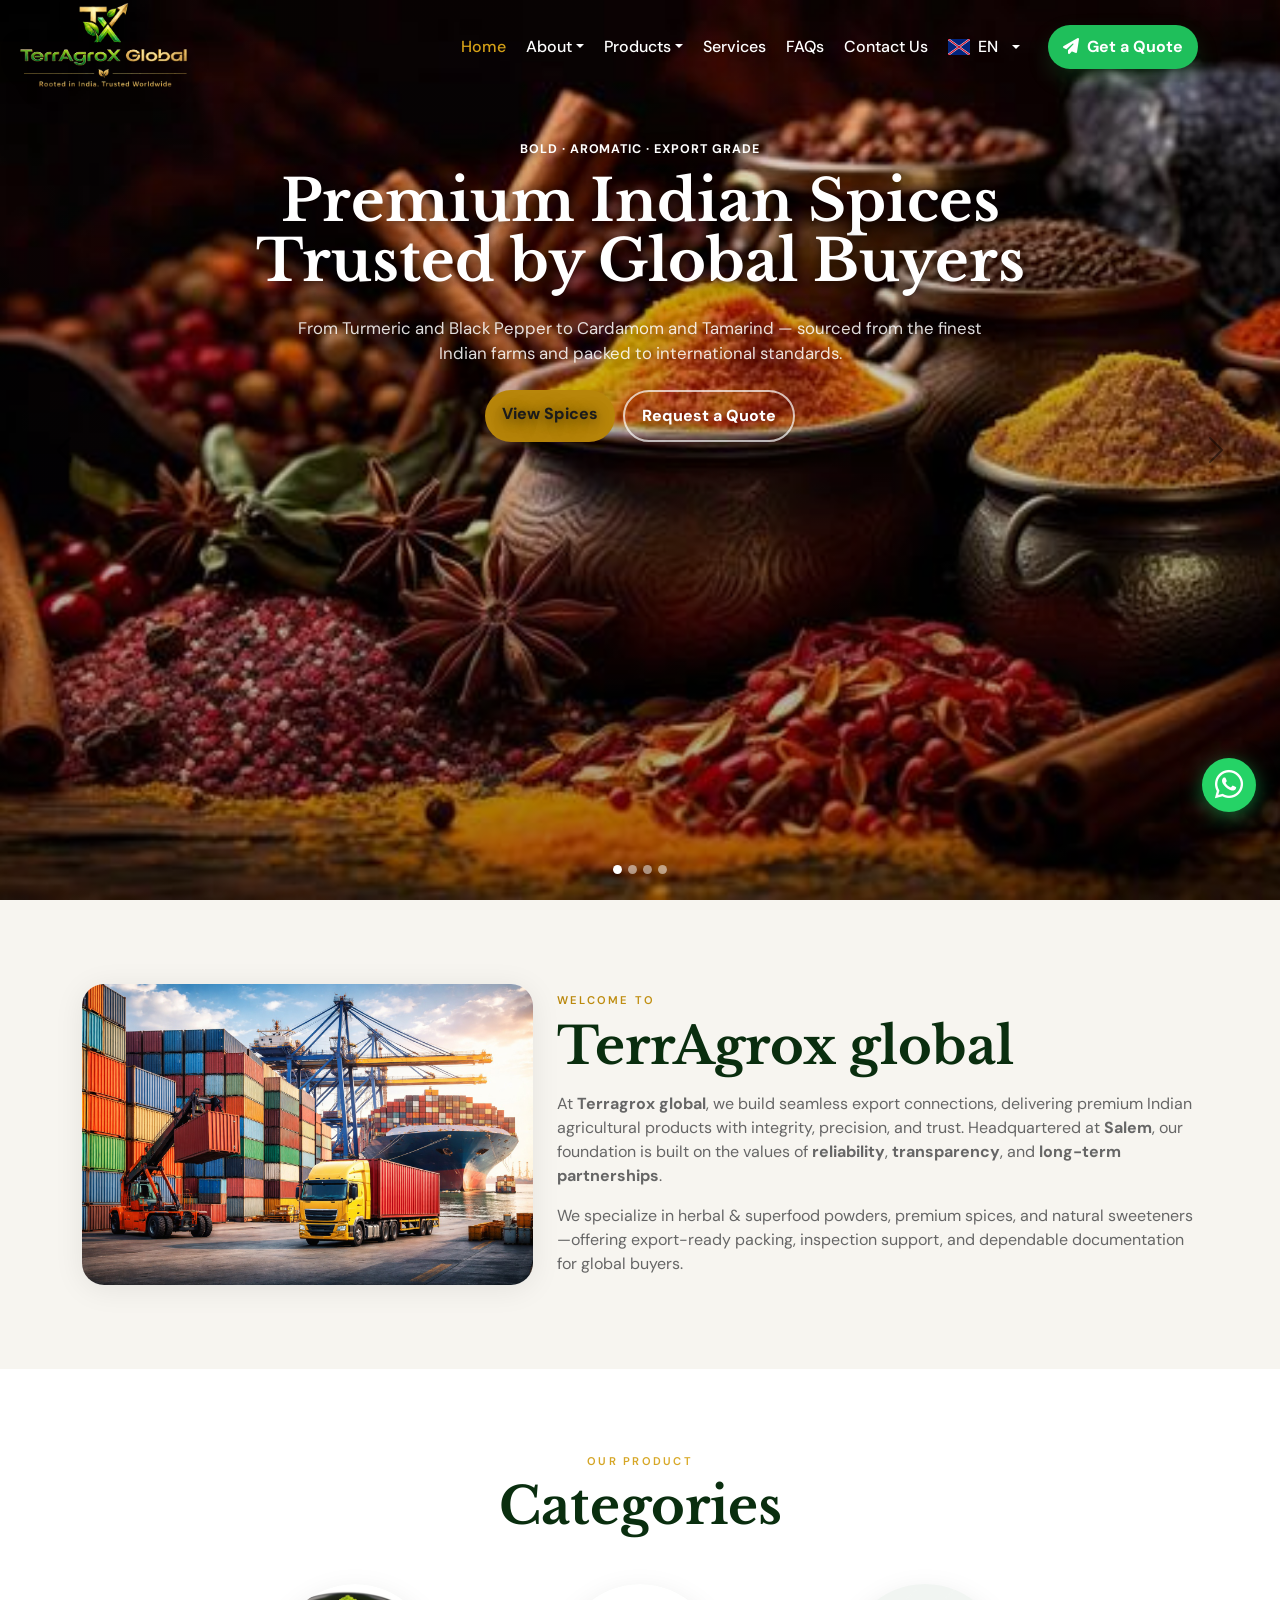
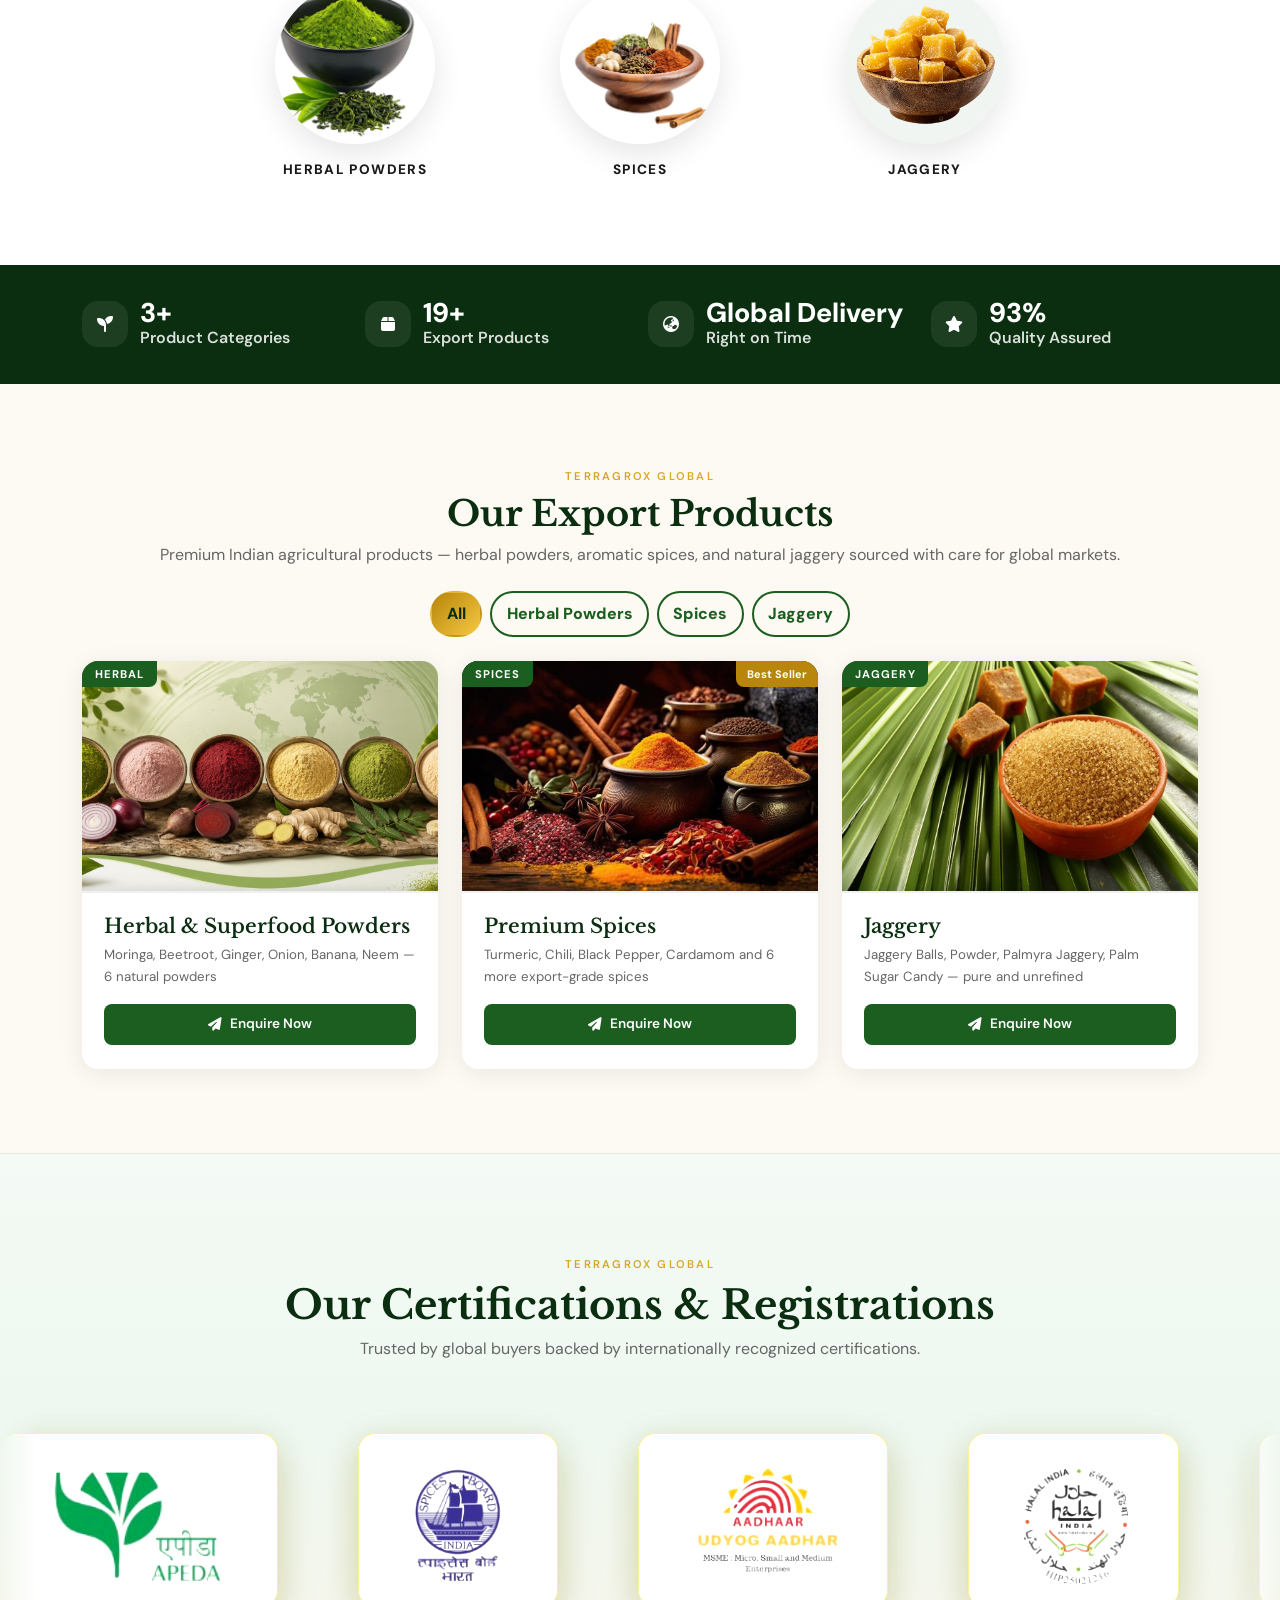
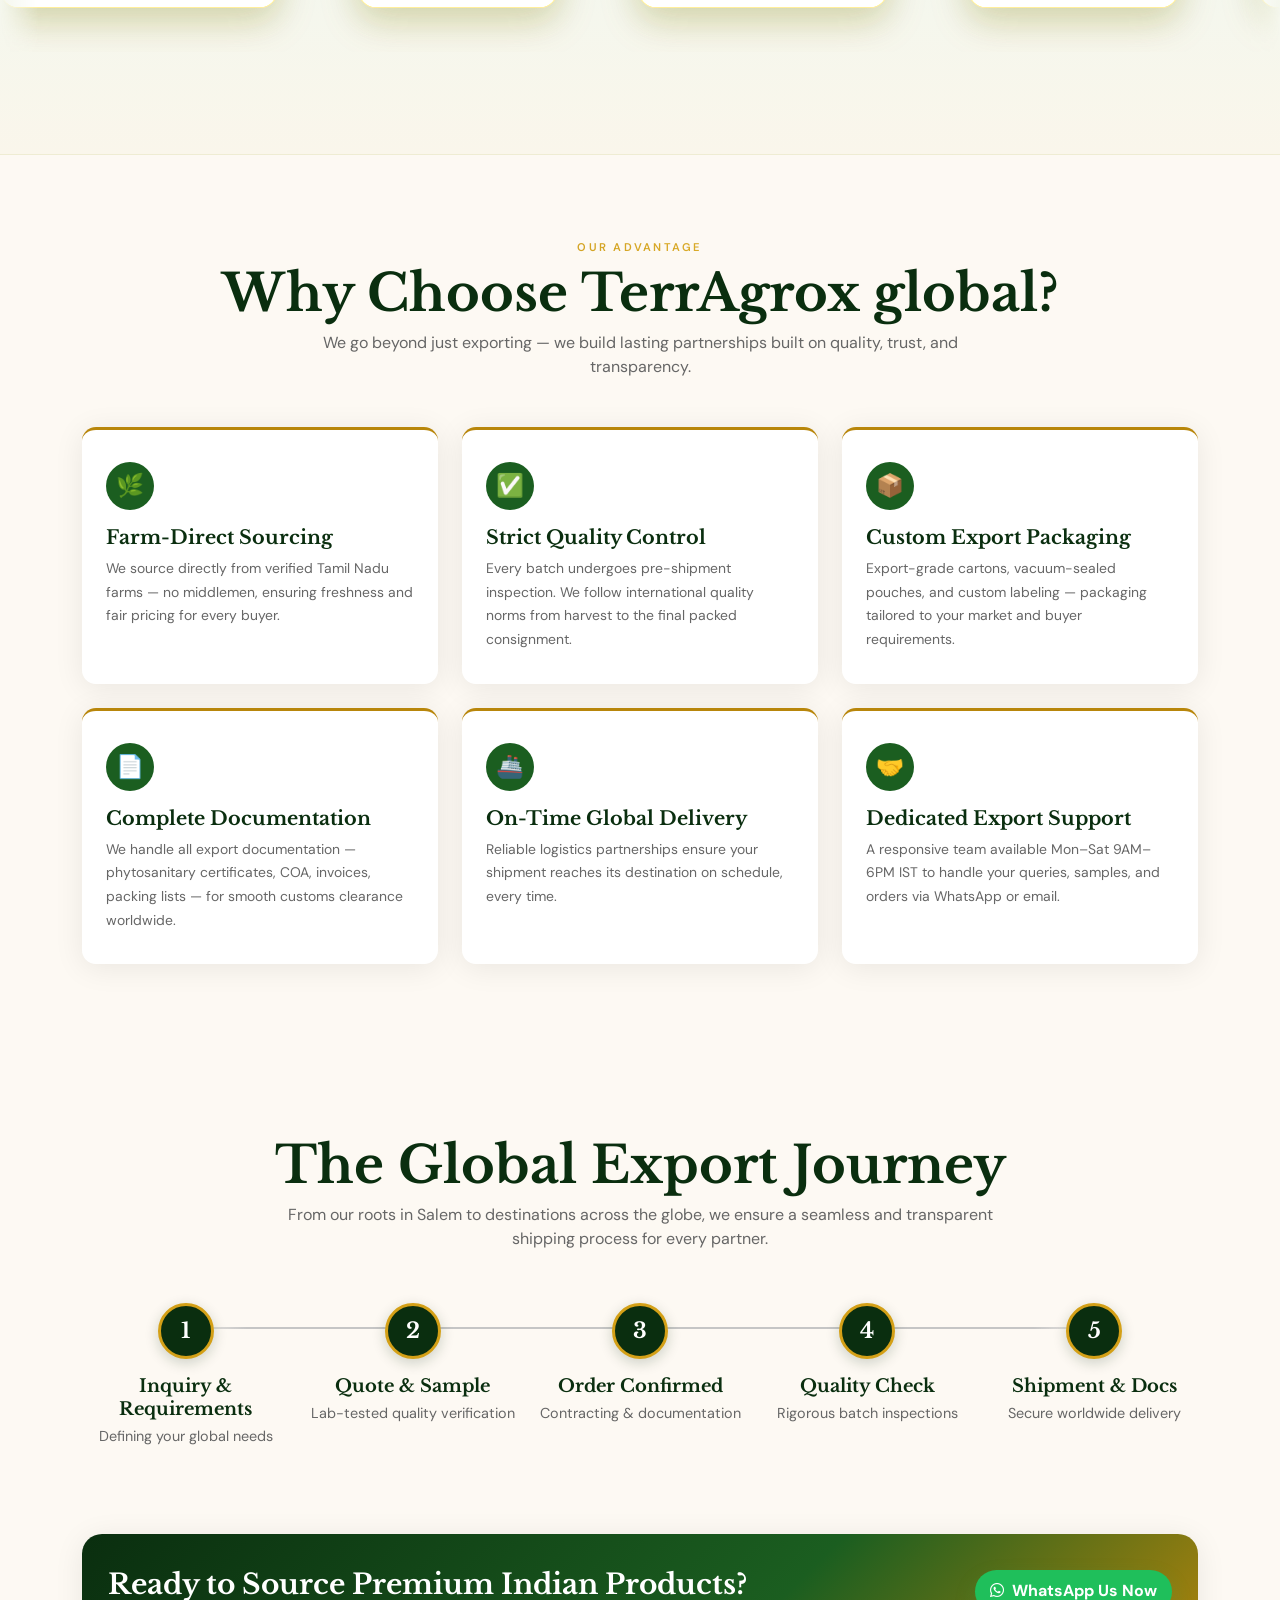
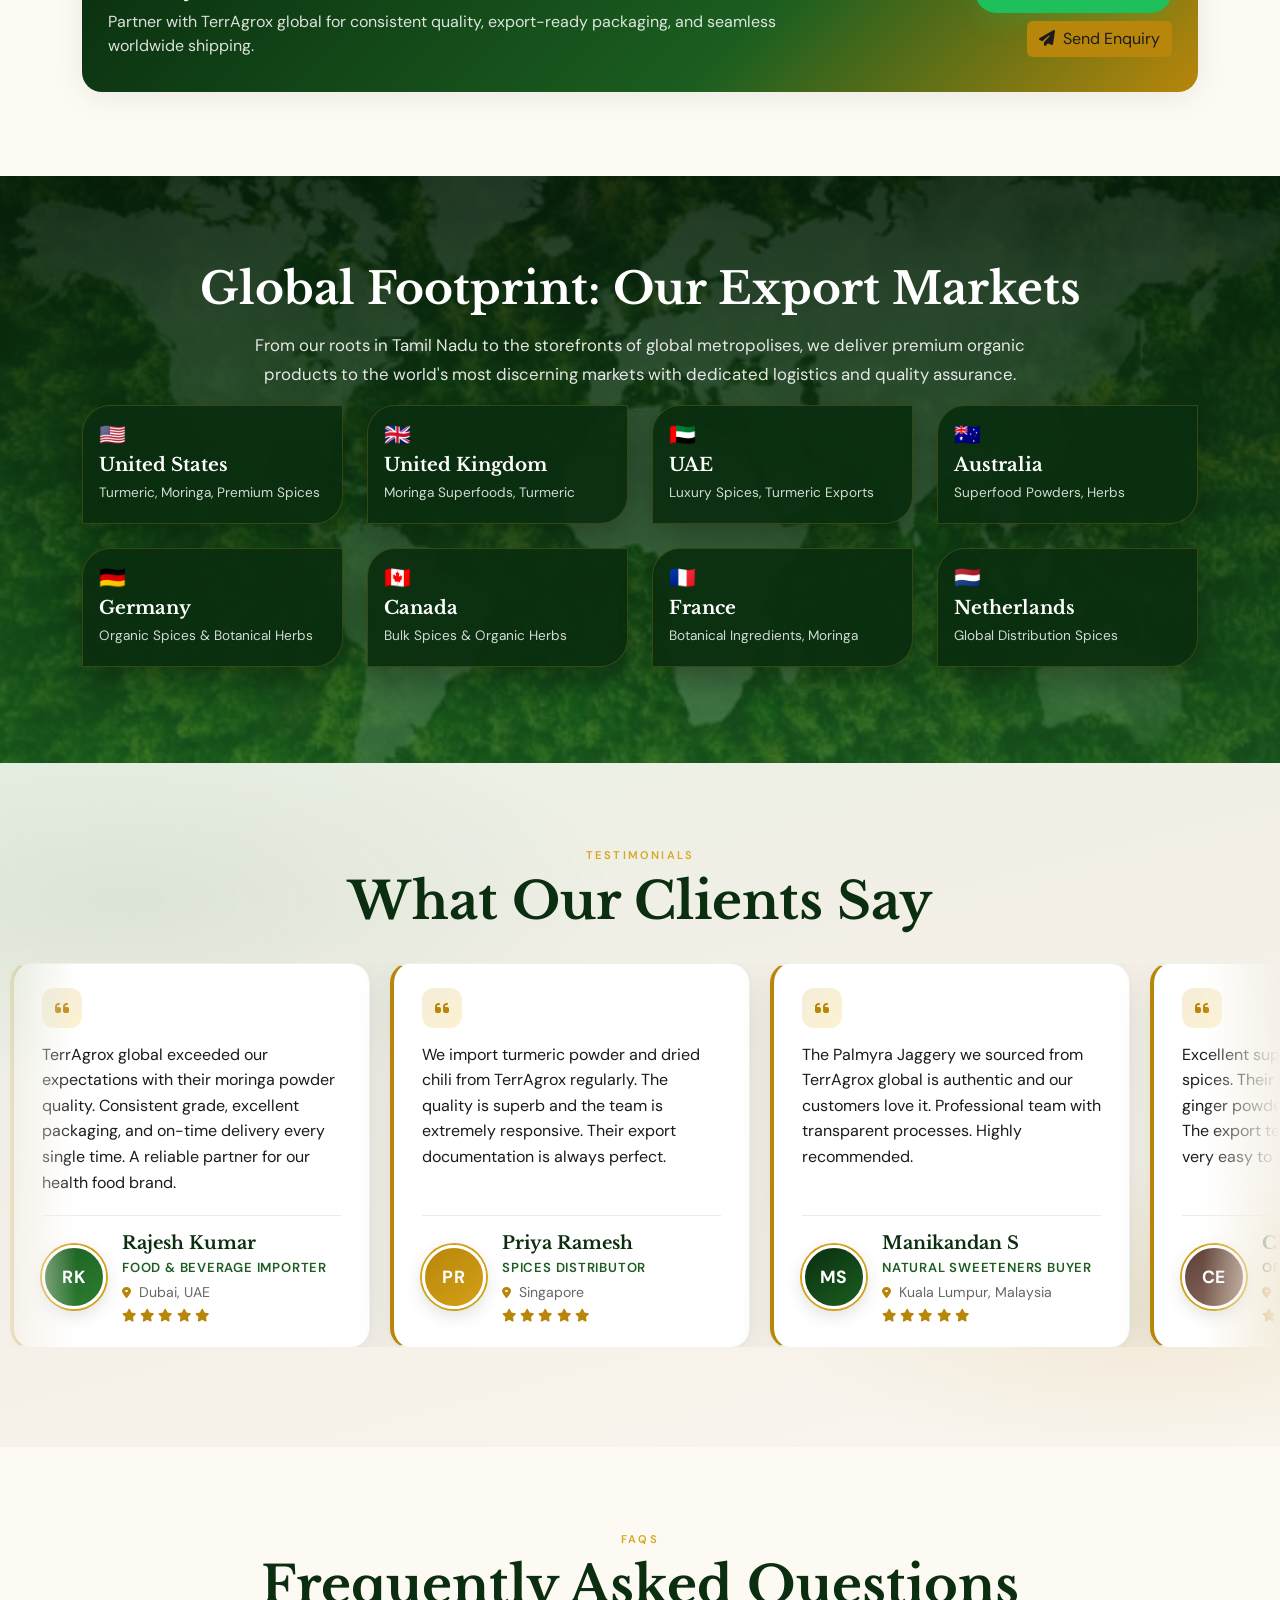
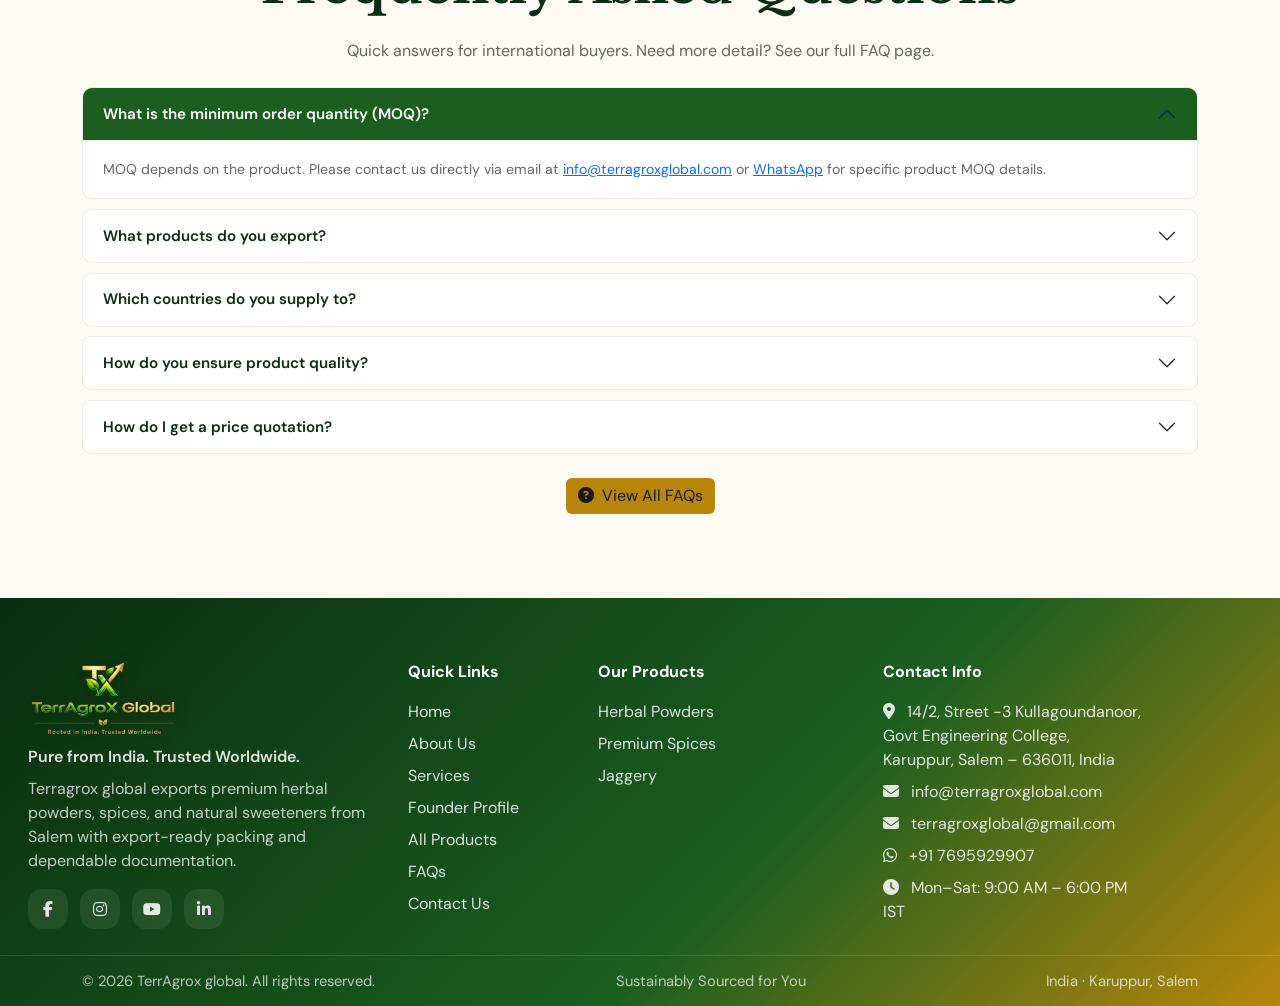
<file: index.html>
<!doctype html>
<html lang="en">
  <head>
    <meta charset="utf-8" />
    <meta name="viewport" content="width=device-width, initial-scale=1" />
    <title>TerrAgrox global | Home</title>
    <meta name="description" content="TerrAgrox global — Indian agricultural exports from Salem, Tamil Nadu." />

    <link rel="preconnect" href="https://fonts.googleapis.com" />
    <link rel="preconnect" href="https://fonts.gstatic.com" crossorigin />
    <link href="https://fonts.googleapis.com/css2?family=Libre+Baskerville:ital,wght@0,400;0,700;1,400&family=DM+Sans:wght@400;500;600;700&display=swap" rel="stylesheet" />

    <link href="https://cdn.jsdelivr.net/npm/bootstrap@5.3.3/dist/css/bootstrap.min.css" rel="stylesheet" />
    <link href="https://cdnjs.cloudflare.com/ajax/libs/font-awesome/6.5.0/css/all.min.css" rel="stylesheet" />
    <link href="https://unpkg.com/aos@2.3.4/dist/aos.css" rel="stylesheet" />
    <link rel="icon" href="/favicon.ico" sizes="any" />
    <link rel="icon" type="image/png" sizes="32x32" href="assets/images/favicon-32.png" />
    <link rel="icon" type="image/png" sizes="192x192" href="assets/images/favicon-192.png" />
    <link rel="apple-touch-icon" href="assets/images/favicon-192.png" />
    <link rel="stylesheet" href="assets/css/style.css" />
  </head>

  <body data-i18n-page-title="page_title_home">
    <!-- NAVBAR -->
    <nav class="navbar navbar-expand-lg tg-navbar">
      <div class="container">
        <a class="navbar-brand brand-logo" href="index.html" aria-label="TerrAgrox global home">
          <img src="assets/images/logo-nav.png" alt="TerrAgrox global" />
        </a>

        <button class="navbar-toggler" type="button" data-bs-toggle="collapse" data-bs-target="#mainNav" aria-controls="mainNav" aria-expanded="false" aria-label="Toggle navigation">
          <span class="navbar-toggler-icon"></span>
        </button>

        <div class="collapse navbar-collapse" id="mainNav">
          <ul class="navbar-nav ms-auto align-items-lg-center gap-lg-1">
            <li class="nav-item"><a class="nav-link active" href="index.html" data-i18n="nav_home">Home</a></li>
            <li class="nav-item dropdown">
              <a class="nav-link dropdown-toggle" href="#" role="button" data-bs-toggle="dropdown" aria-expanded="false" data-i18n="nav_about">About</a>
              <ul class="dropdown-menu">
                <li><a class="dropdown-item" href="about-us.html" data-i18n="nav_company">Company</a></li>
                <li><a class="dropdown-item" href="founder.html" data-i18n="nav_founder">Founder Profile</a></li>
              </ul>
            </li>
            <li class="nav-item dropdown">
              <a class="nav-link dropdown-toggle" href="#" role="button" data-bs-toggle="dropdown" aria-expanded="false" data-i18n="nav_products">Products</a>
              <ul class="dropdown-menu">
                <li><a class="dropdown-item" href="products.html" data-i18n="nav_all_products">All Products</a></li>
                <li><a class="dropdown-item" href="herbal-powders.html" data-i18n="nav_herbal">Herbal Powders</a></li>
                <li><a class="dropdown-item" href="spices.html" data-i18n="nav_spices">Spices</a></li>
                <li><a class="dropdown-item" href="jaggery.html" data-i18n="nav_jaggery">Jaggery</a></li>
              </ul>
            </li>
            <li class="nav-item"><a class="nav-link" href="services.html" data-i18n="nav_services">Services</a></li>
            <li class="nav-item"><a class="nav-link" href="faq.html" data-i18n="nav_faq">FAQs</a></li>
            <li class="nav-item"><a class="nav-link" href="contact-us.html" data-i18n="nav_contact">Contact Us</a></li>
            <li class="nav-item dropdown lang-dropdown">
              <button class="nav-link dropdown-toggle d-flex align-items-center gap-2 py-lg-2" type="button" id="langBtn" data-bs-toggle="dropdown" aria-expanded="false">
                <img src="assets/img/flags/en.svg" id="activeLangFlag" alt="" width="22" height="16" />
                <span id="activeLangCode">EN</span>
              </button>
              <ul class="dropdown-menu dropdown-menu-end lang-menu" aria-labelledby="langBtn">
                <li><a class="dropdown-item lang-opt" href="#" data-lang="en" data-flag="en.svg" data-i18n="lang_en">English</a></li>
                <li><a class="dropdown-item lang-opt" href="#" data-lang="ar" data-flag="ar.svg" data-i18n="lang_ar">Arabic</a></li>
                <li><a class="dropdown-item lang-opt" href="#" data-lang="zh" data-flag="zh.svg" data-i18n="lang_zh">Chinese</a></li>
                <li><a class="dropdown-item lang-opt" href="#" data-lang="fr" data-flag="fr.svg" data-i18n="lang_fr">French</a></li>
                <li><a class="dropdown-item lang-opt" href="#" data-lang="de" data-flag="de.svg" data-i18n="lang_de">German</a></li>
                <li><a class="dropdown-item lang-opt" href="#" data-lang="es" data-flag="es.svg" data-i18n="lang_es">Spanish</a></li>
                <li><a class="dropdown-item lang-opt" href="#" data-lang="ms" data-flag="ms.svg" data-i18n="lang_ms">Malay</a></li>
                <li><a class="dropdown-item lang-opt" href="#" data-lang="hi" data-flag="hi.svg" data-i18n="lang_hi">Hindi</a></li>
                <li><a class="dropdown-item lang-opt" href="#" data-lang="ja" data-flag="ja.svg" data-i18n="lang_ja">Japanese</a></li>
                <li><a class="dropdown-item lang-opt" href="#" data-lang="pt" data-flag="pt.svg" data-i18n="lang_pt">Portuguese</a></li>
              </ul>
            </li>

            <li class="nav-item ms-lg-3">
              <a class="btn btn-whatsapp" href="contact-us.html#waContactForm">
                <i class="fa-solid fa-paper-plane me-2"></i><span data-i18n="nav_whatsapp">Get a Quote</span>
              </a>
            </li>
          </ul>
        </div>
      </div>
    </nav>

    <!-- HERO -->
    <header class="hero">
      <div id="tgHero" class="carousel carousel-fade slide" data-bs-ride="carousel" data-bs-interval="5000">
        <div class="carousel-indicators">
          <button type="button" data-bs-target="#tgHero" data-bs-slide-to="0" class="active" aria-current="true" aria-label="Slide 1"></button>
          <button type="button" data-bs-target="#tgHero" data-bs-slide-to="1" aria-label="Slide 2"></button>
          <button type="button" data-bs-target="#tgHero" data-bs-slide-to="2" aria-label="Slide 3"></button>
          <button type="button" data-bs-target="#tgHero" data-bs-slide-to="3" aria-label="Slide 4"></button>
        </div>

        <div class="carousel-inner">
          <div class="carousel-item active" data-bg="assets/spices.jpg">
            <div class="container">
              <div class="row">
                <div class="col-lg-10 mx-auto text-center">
                  <div class="hero-label anim d1" data-i18n="hero2_label">Bold · Aromatic · Export Grade</div>
                  <h1 class="anim d2" data-i18n="hero2_h1">Premium Indian Spices Trusted by Global Buyers</h1>
                  <p class="anim d3" data-i18n="hero2_p">From Turmeric and Black Pepper to Cardamom and Tamarind&nbsp;—&nbsp;sourced from the finest Indian farms and packed to international standards.</p>
                  <div class="d-flex flex-wrap gap-2 justify-content-center mt-4 anim d4">
                    <a class="btn btn-accent" href="spices.html" data-i18n="hero2_btn1">View Spices</a>
                    <a class="btn btn-outline-cream" href="contact-us.html" data-i18n="hero2_btn2">Request a Quote</a>
                  </div>
                </div>
              </div>
            </div>
          </div>

          <div class="carousel-item" data-bg="assets/herbal-hero.jpeg">
            <div class="container">
              <div class="row">
                <div class="col-lg-10 mx-auto text-center">
                  <div class="hero-label anim d1" data-i18n="hero1_label">100% Natural - Farm to Table</div>
                  <h1 class="anim d2" data-i18n="hero1_h1">Nature's Finest Herbal & Superfood spices</h1>
                  <p class="anim d3" data-i18n="hero1_p">Moringa, Beetroot, Ginger and more — sourced from the heartland of India, delivered globally.</p>
                  <div class="d-flex flex-wrap gap-2 justify-content-center mt-4 anim d4">
                    <a class="btn btn-accent" href="products.html" data-i18n="hero1_btn1">Explore Our Products</a>
                    <a class="btn btn-outline-cream" href="contact-us.html" data-i18n="hero1_btn2">Request a Quote</a>
                  </div>
                </div>
              </div>
            </div>
          </div>

          <div class="carousel-item" data-bg="assets/jaggeryfinalterra.jpeg">
            <div class="container">
              <div class="row">
                <div class="col-lg-10 mx-auto text-center">
                  <div class="hero-label anim d1" data-i18n="hero3_label">Traditional · Unrefined · 100% Natural</div>
                  <h1 class="anim d2" data-i18n="hero3_h1">Authentic Indian Jaggery Pure, Natural, Export Grade</h1>
                  <p class="anim d3" data-i18n="hero3_p">Palmyra Jaggery, Jaggery Balls, and Palm Sugar Candy from Tamil Nadu's finest farms. Chemical-free and packed for global markets.</p>
                  <div class="d-flex flex-wrap gap-2 justify-content-center mt-4 anim d4">
                    <a class="btn btn-accent" href="jaggery.html" data-i18n="hero3_btn1">View Jaggery</a>
                    <a class="btn btn-outline-cream" href="contact-us.html" data-i18n="hero3_btn2">Request a Quote</a>
                  </div>
                </div>
              </div>
            </div>
          </div>

          <div class="carousel-item" data-bg="assets/containerterra.jpeg">
            <div class="container">
              <div class="row">
                <div class="col-lg-10 mx-auto text-center">
                  <div class="hero-label anim d1" data-i18n="hero4_label">Export Logistics &amp; Container Solutions</div>
                  <h1 class="anim d2" data-i18n="hero4_h1">Secure Containerised Shipping for Global Trade</h1>
                  <p class="anim d3" data-i18n="hero4_p">From container loading to export compliance, our logistics services ensure your products sail safely to international buyers with speed and confidence.</p>
                  <div class="d-flex flex-wrap gap-2 justify-content-center mt-4 anim d4">
                    <a class="btn btn-accent" href="services.html" data-i18n="hero4_btn1">Learn More</a>
                    <a class="btn btn-outline-cream" href="https://wa.me/917695929907" target="_blank" rel="noopener noreferrer" data-i18n="hero4_btn2">WhatsApp Us</a>
                  </div>
                </div>
              </div>
            </div>
          </div>
        </div>

        <button class="carousel-control-prev" type="button" data-bs-target="#tgHero" data-bs-slide="prev">
          <span class="carousel-control-prev-icon" aria-hidden="true"></span>
          <span class="visually-hidden" data-i18n="carousel_prev">Previous</span>
        </button>
        <button class="carousel-control-next" type="button" data-bs-target="#tgHero" data-bs-slide="next">
          <span class="carousel-control-next-icon" aria-hidden="true"></span>
          <span class="visually-hidden" data-i18n="carousel_next">Next</span>
        </button>
      </div>
    </header>

    <!-- WELCOME -->
    <section class="section bg-light">
      <div class="container">
        <div class="row g-4 align-items-center">
          <div class="col-lg-5" data-aos="fade-right">
            <div class="about-media">
              <img src="/assets/containerterra.jpeg" alt="TerrAgrox global" />
            </div>
          </div>
          <div class="col-lg-7" data-aos="fade-left">
            <div class="section-label" data-i18n="welcome_label">Welcome to</div>
            <h2 class="section-title section-title-lg mt-2" data-i18n="welcome_h2">TerrAgrox global</h2>
            <p class="muted mt-3" data-i18n-html="welcome_p1">
              At <strong>TerrAgrox global</strong>, we build seamless export connections, delivering premium Indian agricultural products with integrity, precision, and trust.
              Headquartered at <strong>14/2, Street -3 kullagoundanoor, Govt of engeneering college, Karuppur, Salem - 636011</strong>, our foundation is built on the values of <strong>reliability</strong>, <strong>transparency</strong>, and <strong>long-term partnerships</strong>.
            </p>
            <p class="muted mb-0" data-i18n="welcome_p2">
              We specialize in herbal &amp; superfood powders, premium spices, and natural sweeteners—offering export-ready packing, inspection support, and dependable documentation for global buyers.
            </p>
          </div>
        </div>
      </div>
    </section>

    <!-- PRODUCT CATEGORIES -->
    <section class="section home-cats-section">
      <div class="container">
        <div class="text-center mb-5" data-aos="fade-up">
          <div class="section-label" data-i18n="cats_label">Our Product</div>
          <h2 class="section-title section-title-lg mt-2" data-i18n="cats_h2">Categories</h2>
        </div>
        <div class="row g-4 justify-content-center" data-aos="fade-up" data-aos-delay="80">
          <div class="col-6 col-md-4 col-lg-3 text-center">
            <a href="herbal-powders.html" class="cat-tile d-block text-decoration-none">
              <div class="cat-tile-ico mx-auto mb-3">
                <img src="/herbs bowl.jpeg" alt="Herbal Powders" />
              </div>
              <div class="cat-tile-label" data-i18n="nav_herbal">Herbal Powders</div>
            </a>
          </div>
          <div class="col-6 col-md-4 col-lg-3 text-center">
            <a href="spices.html" class="cat-tile d-block text-decoration-none">
              <div class="cat-tile-ico mx-auto mb-3">
                <img src="/spices bowl.jpeg" alt="Spices" />
              </div>
              <div class="cat-tile-label" data-i18n="nav_spices">Spices</div>
            </a>
          </div>
          <div class="col-6 col-md-4 col-lg-3 text-center">
            <a href="jaggery.html" class="cat-tile d-block text-decoration-none">
              <div class="cat-tile-ico mx-auto mb-3">
                <img src="/assets/glass/glass jagg.png" alt="Jaggery" style="object-position:center 20%;" />
              </div>
              <div class="cat-tile-label" data-i18n="nav_jaggery">Jaggery</div>
            </a>
          </div>
        </div>
      </div>
    </section>

    <!-- STATS -->
    <section class="stats">
      <div class="container">
        <div class="row g-3">
          <div class="col-6 col-lg-3" data-aos="fade-up">
            <div class="stat">
              <i class="fa-solid fa-seedling"></i>
              <div>
                <div class="value" data-count="3" data-suffix="+">0+</div>
                <div class="label" data-i18n="stat_cat">Product Categories</div>
              </div>
            </div>
          </div>
          <div class="col-6 col-lg-3" data-aos="fade-up" data-aos-delay="80">
            <div class="stat">
              <i class="fa-solid fa-box"></i>
              <div>
                <div class="value" data-count="20" data-suffix="+">0+</div>
                <div class="label" data-i18n="stat_products">Export Products</div>
              </div>
            </div>
          </div>
          <div class="col-6 col-lg-3" data-aos="fade-up" data-aos-delay="160">
            <div class="stat">
              <i class="fa-solid fa-earth-asia"></i>
              <div>
                <div class="value">Global Delivery</div>
                <div class="label">Right on Time</div>
              </div>
            </div>
          </div>
          <div class="col-6 col-lg-3" data-aos="fade-up" data-aos-delay="240">
            <div class="stat">
              <i class="fa-solid fa-star"></i>
              <div>
                <div class="value" data-count="100" data-suffix="%">0%</div>
                <div class="label" data-i18n="stat_quality">Quality Assured</div>
              </div>
            </div>
          </div>
        </div>
      </div>
    </section>

    <!-- PRODUCTS + FILTER -->
    <section class="section">
      <div class="container">
        <div class="text-center mb-4" data-aos="fade-up">
          <div class="section-label" data-i18n="products_section_label">TerrAgrox global</div>
          <h2 class="section-title mt-2" data-i18n="products_section_h2">Our Export Products</h2>
          <p class="muted mb-0" data-i18n="products_section_p">
            Premium Indian agricultural products — herbal powders, aromatic spices, and natural jaggery sourced with care for global markets.
          </p>
        </div>

        <div class="filter-tabs d-flex flex-wrap justify-content-center gap-2 mb-4" data-aos="fade-up">
          <button class="btn btn-filter active" type="button" data-filter="all" data-i18n="btn_filter_all">All</button>
          <button class="btn btn-filter" type="button" data-filter="herbal" data-i18n="nav_herbal">Herbal Powders</button>
          <button class="btn btn-filter" type="button" data-filter="spices" data-i18n="nav_spices">Spices</button>
          <button class="btn btn-filter" type="button" data-filter="jaggery" data-i18n="nav_jaggery">Jaggery</button>
        </div>

        <div class="row g-4 products-grid">
          <div class="col-lg-4" data-aos="fade-up" data-cat="herbal">
            <div class="product-card h-100">
              <div class="product-media">
                <span class="product-cat-badge" data-i18n="badge_herbal">Herbal</span>
                <img src="assets/herbal%20powders.jpeg" alt="Herbal powders" />
              </div>
              <div class="card-body product-card-body">
                <h5 data-i18n="prod_herbal_title">Herbal &amp; Superfood Powders</h5>
                <p class="muted product-card-desc" data-i18n="prod_herbal_desc">Moringa, Beetroot, Ginger, Onion, Banana, Neem — 6 natural powders</p>
                <a class="btn-product-wa" href="contact-us.html#waContactForm"><i class="fa-solid fa-paper-plane"></i> Request on bulk quote</a>
              </div>
            </div>
          </div>
          <div class="col-lg-4" data-aos="fade-up" data-aos-delay="80" data-cat="spices">
            <div class="product-card h-100">
              <div class="product-media">
                <span class="product-cat-badge" data-i18n="badge_spices">Spices</span>
                <span class="product-best-badge" data-i18n="badge_best_seller">Best Seller</span>
                <img src="assets/spices.jpg" alt="Premium spices" />
              </div>
              <div class="card-body product-card-body">
                <h5 data-i18n="prod_spices_title">Premium Spices</h5>
                <p class="muted product-card-desc" data-i18n="prod_spices_desc">Turmeric, Chili, Black Pepper, Cardamom and 6 more export-grade spices</p>
                <a class="btn-product-wa" href="contact-us.html#waContactForm"><i class="fa-solid fa-paper-plane"></i> Enquire Now</a>
              </div>
            </div>
          </div>
          <div class="col-lg-4" data-aos="fade-up" data-aos-delay="160" data-cat="jaggery">
            <div class="product-card h-100">
              <div class="product-media">
                <span class="product-cat-badge" data-i18n="badge_jaggery">Jaggery</span>
                <img src="/palmcandy.jpeg" alt="Jaggery" />
              </div>
              <div class="card-body product-card-body">
                <h5 data-i18n="prod_jaggery_title">Jaggery</h5>
                <p class="muted product-card-desc" data-i18n="prod_jaggery_desc">Jaggery Balls, Powder, Palmyra Jaggery, Palm Sugar Candy — pure and unrefined</p>
                <a class="btn-product-wa" href="contact-us.html#waContactForm"><i class="fa-solid fa-paper-plane"></i> Enquire Now</a>
              </div>
            </div>
          </div>
        </div>
      </div>
    </section>

    <!-- CERTIFICATIONS -->
    <section class="section certs-section">
      <div class="container">
        <div class="text-center mb-4" data-aos="fade-up">
          <div class="section-label" data-i18n="cert_label">TerrAgrox global</div>
          <h3 class="section-title mt-2" data-i18n="cert_h3">Our Certifications &amp; Registrations</h3>
          <p class="muted mb-0 mx-auto" style="max-width:640px;" data-i18n="cert_p">Trusted by global buyers backed by internationally recognized certifications.</p>
        </div>

      </div>

      <div class="cert-marquee" aria-label="Certifications scrolling logos">
        <div class="cert-marquee-track">
          <ul class="cert-marquee-list">
            <li><img src="assets/images/certs/apeda.png" alt="APEDA Registered" loading="lazy" decoding="async" /></li>
            <li><img src="assets/images/certs/spice-board.png" alt="Spice Board India" loading="lazy" decoding="async" /></li>
            <li><img src="assets/images/certs/udyog-aadhaar.png" alt="Udyog Aadhaar MSME" loading="lazy" decoding="async" /></li>
            <li><img src="assets/images/certs/halal.png" alt="Halal Certified" loading="lazy" decoding="async" /></li>
            <li><img src="assets/images/certs/fieo.png" alt="FIEO Member" loading="lazy" decoding="async" /></li>
            <li aria-hidden="true"><img src="assets/images/certs/apeda.png" alt="" loading="lazy" decoding="async" /></li>
            <li aria-hidden="true"><img src="assets/images/certs/spice-board.png" alt="" loading="lazy" decoding="async" /></li>
            <li aria-hidden="true"><img src="assets/images/certs/udyog-aadhaar.png" alt="" loading="lazy" decoding="async" /></li>
            <li aria-hidden="true"><img src="assets/images/certs/halal.png" alt="" loading="lazy" decoding="async" /></li>
            <li aria-hidden="true"><img src="assets/images/certs/fieo.png" alt="" loading="lazy" decoding="async" /></li>
          </ul>
        </div>
      </div>
    </section>

    <!-- WHY CHOOSE US -->
    <section class="why-section" data-aos="fade-up">
      <div class="container">
        <div class="text-center mb-5">
          <div class="section-label" data-i18n="why_label">Our Advantage</div>
          <h2 class="section-title section-title-lg mt-2" data-i18n="why_h2">Why Choose TerrAgrox global?</h2>
          <p class="muted mb-0 mx-auto" style="max-width:720px;" data-i18n="why_p">We go beyond just exporting — we build lasting partnerships built on quality, trust, and transparency.</p>
        </div>
        <div class="row g-4">
          <div class="col-md-6 col-lg-4" data-aos="fade-up">
            <div class="why-feature-card h-100">
              <div class="why-ico">🌿</div>
              <h5 data-i18n="why1_h">Farm-Direct Sourcing</h5>
              <p data-i18n="why1_p">We source directly from verified Tamil Nadu farms — no middlemen, ensuring freshness and fair pricing for every buyer.</p>
            </div>
          </div>
          <div class="col-md-6 col-lg-4" data-aos="fade-up" data-aos-delay="100">
            <div class="why-feature-card h-100">
              <div class="why-ico">✅</div>
              <h5 data-i18n="why2_h">Strict Quality Control</h5>
              <p data-i18n="why2_p">Every batch undergoes pre-shipment inspection. We follow international quality norms from harvest to the final packed consignment.</p>
            </div>
          </div>
          <div class="col-md-6 col-lg-4" data-aos="fade-up" data-aos-delay="200">
            <div class="why-feature-card h-100">
              <div class="why-ico">📦</div>
              <h5 data-i18n="why3_h">Custom Export Packaging</h5>
              <p data-i18n="why3_p">Export-grade cartons, vacuum-sealed pouches, and custom labeling — packaging tailored to your market and buyer requirements.</p>
            </div>
          </div>
          <div class="col-md-6 col-lg-4" data-aos="fade-up" data-aos-delay="300">
            <div class="why-feature-card h-100">
              <div class="why-ico">📄</div>
              <h5 data-i18n="why4_h">Complete Documentation</h5>
              <p data-i18n="why4_p">We handle all export documentation — phytosanitary certificates, COA, invoices, packing lists — for smooth customs clearance worldwide.</p>
            </div>
          </div>
          <div class="col-md-6 col-lg-4" data-aos="fade-up" data-aos-delay="400">
            <div class="why-feature-card h-100">
              <div class="why-ico">🚢</div>
              <h5 data-i18n="why5_h">On-Time Global Delivery</h5>
              <p data-i18n="why5_p">Reliable logistics partnerships ensure your shipment reaches its destination on schedule, every time.</p>
            </div>
          </div>
          <div class="col-md-6 col-lg-4" data-aos="fade-up" data-aos-delay="500">
            <div class="why-feature-card h-100">
              <div class="why-ico">🤝</div>
              <h5 data-i18n="why6_h">Dedicated Export Support</h5>
              <p data-i18n="why6_p">A responsive team available Mon–Sat 9AM–6PM IST to handle your queries, samples, and orders via WhatsApp or email.</p>
            </div>
          </div>
        </div>
      </div>
    </section>

    <!-- GLOBAL EXPORT JOURNEY -->
    <section class="export-journey-section section" aria-labelledby="export-journey-heading">
      <div class="container">
        <div class="text-center mb-5" data-aos="fade-up">
          <h2 id="export-journey-heading" class="section-title section-title-lg" data-i18n="journey_h2">The Global Export Journey</h2>
          <p class="export-journey-lead muted mb-0 mx-auto" data-i18n="journey_p">
            From our roots in Salem to destinations across the globe, we ensure a seamless and transparent shipping process for every partner.
          </p>
        </div>
        <div class="export-journey-track" data-aos="fade-up">
          <article class="export-journey-step">
            <div class="export-journey-num" aria-hidden="true">1</div>
            <h3 class="export-journey-title" data-i18n="journey1_h">Inquiry &amp; Requirements</h3>
            <p class="export-journey-desc" data-i18n="journey1_p">Defining your global needs</p>
          </article>
          <article class="export-journey-step">
            <div class="export-journey-num" aria-hidden="true">2</div>
            <h3 class="export-journey-title" data-i18n="journey2_h">Quote &amp; Sample</h3>
            <p class="export-journey-desc" data-i18n="journey2_p">Lab-tested quality verification</p>
          </article>
          <article class="export-journey-step">
            <div class="export-journey-num" aria-hidden="true">3</div>
            <h3 class="export-journey-title" data-i18n="journey3_h">Order Confirmed</h3>
            <p class="export-journey-desc" data-i18n="journey3_p">Contracting &amp; documentation</p>
          </article>
          <article class="export-journey-step">
            <div class="export-journey-num" aria-hidden="true">4</div>
            <h3 class="export-journey-title" data-i18n="journey4_h">Quality Check</h3>
            <p class="export-journey-desc" data-i18n="journey4_p">Rigorous batch inspections</p>
          </article>
          <article class="export-journey-step">
            <div class="export-journey-num" aria-hidden="true">5</div>
            <h3 class="export-journey-title" data-i18n="journey5_h">Shipment &amp; Docs</h3>
            <p class="export-journey-desc" data-i18n="journey5_p">Secure worldwide delivery</p>
          </article>
        </div>
      </div>
    </section>

    <!-- CTA -->
    <section class="section pt-0">
      <div class="container">
        <div class="cta" data-aos="fade-up">
          <div class="row align-items-center g-3">
            <div class="col-lg-8">
              <h3 class="mb-2" data-i18n="cta_h3">Ready to Source Premium Indian Products?</h3>
              <p class="mb-0" data-i18n="cta_p">Partner with TerrAgrox global for consistent quality, export-ready packaging, and seamless worldwide shipping.</p>
            </div>
            <div class="col-lg-4 text-lg-end">
              <div class="d-flex flex-wrap gap-2 justify-content-lg-end">
                <a class="btn btn-whatsapp" href="https://wa.me/917695929907" target="_blank" rel="noopener noreferrer"><i class="fa-brands fa-whatsapp me-2"></i><span data-i18n="cta_btn_wa">WhatsApp Us Now</span></a>
                <a class="btn btn-accent" href="contact-us.html"><i class="fa-solid fa-paper-plane me-2"></i><span data-i18n="cta_btn_mail">Send Enquiry</span></a>
              </div>
            </div>
          </div>
        </div>
      </div>
    </section>

    <!-- GLOBAL EXPORT MARKETS -->
    <section class="export-markets-section" aria-labelledby="export-markets-heading">
      <div class="export-markets-bg" aria-hidden="true"></div>
      <div class="container export-markets-inner">
        <div class="export-markets-intro text-center" data-aos="fade-up">
          <h2 id="export-markets-heading" class="export-markets-title" data-i18n="markets_h2">Global Footprint: Our Export Markets</h2>
          <p class="export-markets-lead" data-i18n="markets_p">
            From our roots in Tamil Nadu to the storefronts of global metropolises, we deliver premium organic products to the world's most discerning markets with dedicated logistics and quality assurance.
          </p>
        </div>
        <div class="row g-3 g-md-4 export-markets-grid">
          <div class="col-6 col-lg-3" data-aos="fade-up">
            <article class="export-market-card h-100">
              <span class="export-market-flag" aria-hidden="true">🇺🇸</span>
              <h3 class="export-market-name" data-i18n="market_us_h">United States</h3>
              <p class="export-market-products" data-i18n="market_us_p">Turmeric, Moringa, Premium Spices</p>
            </article>
          </div>
          <div class="col-6 col-lg-3" data-aos="fade-up" data-aos-delay="50">
            <article class="export-market-card h-100">
              <span class="export-market-flag" aria-hidden="true">🇬🇧</span>
              <h3 class="export-market-name" data-i18n="market_uk_h">United Kingdom</h3>
              <p class="export-market-products" data-i18n="market_uk_p">Moringa Superfoods, Turmeric</p>
            </article>
          </div>
          <div class="col-6 col-lg-3" data-aos="fade-up" data-aos-delay="100">
            <article class="export-market-card h-100">
              <span class="export-market-flag" aria-hidden="true">🇦🇪</span>
              <h3 class="export-market-name" data-i18n="market_uae_h">UAE</h3>
              <p class="export-market-products" data-i18n="market_uae_p">Luxury Spices, Turmeric Exports</p>
            </article>
          </div>
          <div class="col-6 col-lg-3" data-aos="fade-up" data-aos-delay="150">
            <article class="export-market-card h-100">
              <span class="export-market-flag" aria-hidden="true">🇦🇺</span>
              <h3 class="export-market-name" data-i18n="market_au_h">Australia</h3>
              <p class="export-market-products" data-i18n="market_au_p">Superfood Powders, Herbs</p>
            </article>
          </div>
          <div class="col-6 col-lg-3" data-aos="fade-up">
            <article class="export-market-card h-100">
              <span class="export-market-flag" aria-hidden="true">🇩🇪</span>
              <h3 class="export-market-name" data-i18n="market_de_h">Germany</h3>
              <p class="export-market-products" data-i18n="market_de_p">Organic Spices &amp; Botanical Herbs</p>
            </article>
          </div>
          <div class="col-6 col-lg-3" data-aos="fade-up" data-aos-delay="50">
            <article class="export-market-card h-100">
              <span class="export-market-flag" aria-hidden="true">🇨🇦</span>
              <h3 class="export-market-name" data-i18n="market_ca_h">Canada</h3>
              <p class="export-market-products" data-i18n="market_ca_p">Bulk Spices &amp; Organic Herbs</p>
            </article>
          </div>
          <div class="col-6 col-lg-3" data-aos="fade-up" data-aos-delay="100">
            <article class="export-market-card h-100">
              <span class="export-market-flag" aria-hidden="true">🇫🇷</span>
              <h3 class="export-market-name" data-i18n="market_fr_h">France</h3>
              <p class="export-market-products" data-i18n="market_fr_p">Botanical Ingredients, Moringa</p>
            </article>
          </div>
          <div class="col-6 col-lg-3" data-aos="fade-up" data-aos-delay="150">
            <article class="export-market-card h-100">
              <span class="export-market-flag" aria-hidden="true">🇳🇱</span>
              <h3 class="export-market-name" data-i18n="market_nl_h">Netherlands</h3>
              <p class="export-market-products" data-i18n="market_nl_p">Global Distribution Spices</p>
            </article>
          </div>
        </div>
      </div>
    </section>

    <!-- TESTIMONIALS -->
    <section class="testimonials-section">
      <div class="container">
        <div class="text-center mb-4" data-aos="fade-up">
          <div class="section-label" data-i18n="test_label">Testimonials</div>
          <h2 class="section-title section-title-lg mt-2" data-i18n="test_h2">What Our Clients Say</h2>
        </div>

      </div>

      </div>

      <div class="testimonials-marquee-outer" data-aos="fade-up">
        <div class="testimonials-marquee" aria-label="Client testimonials" aria-live="off">
          <div class="testimonials-marquee-track" id="tgTestimonialsTrack">
            <div class="testimonials-marquee-set">
            <article class="testimonial-card">
              <div class="testimonial-quote" aria-hidden="true"><i class="fa-solid fa-quote-left"></i></div>
              <p class="review-text" data-i18n="test1_text">
                TerrAgrox global exceeded our expectations with their moringa powder quality. Consistent grade, excellent packaging, and on-time delivery every single time. A reliable partner for our health food brand.
              </p>
              <footer class="review-profile">
                <div class="review-avatar review-avatar--1" aria-hidden="true">RK</div>
                <div class="review-profile-info">
                  <div class="author-name">Rajesh Kumar</div>
                  <div class="author-role">Food &amp; Beverage Importer</div>
                  <div class="author-meta"><i class="fa-solid fa-location-dot"></i> Dubai, UAE</div>
                  <div class="stars" aria-label="5 out of 5 stars">
                    <i class="fa-solid fa-star"></i><i class="fa-solid fa-star"></i><i class="fa-solid fa-star"></i><i class="fa-solid fa-star"></i><i class="fa-solid fa-star"></i>
                  </div>
                </div>
              </footer>
            </article>
            <article class="testimonial-card">
              <div class="testimonial-quote" aria-hidden="true"><i class="fa-solid fa-quote-left"></i></div>
              <p class="review-text" data-i18n="test2_text">
                We import turmeric powder and dried chili from TerrAgrox regularly. The quality is superb and the team is extremely responsive. Their export documentation is always perfect.
              </p>
              <footer class="review-profile">
                <div class="review-avatar review-avatar--2" aria-hidden="true">PR</div>
                <div class="review-profile-info">
                  <div class="author-name">Priya Ramesh</div>
                  <div class="author-role">Spices Distributor</div>
                  <div class="author-meta"><i class="fa-solid fa-location-dot"></i> Singapore</div>
                  <div class="stars" aria-label="5 out of 5 stars">
                    <i class="fa-solid fa-star"></i><i class="fa-solid fa-star"></i><i class="fa-solid fa-star"></i><i class="fa-solid fa-star"></i><i class="fa-solid fa-star"></i>
                  </div>
                </div>
              </footer>
            </article>
            <article class="testimonial-card">
              <div class="testimonial-quote" aria-hidden="true"><i class="fa-solid fa-quote-left"></i></div>
              <p class="review-text" data-i18n="test3_text">
                The Palmyra Jaggery we sourced from TerrAgrox global is authentic and our customers love it. Professional team with transparent processes. Highly recommended.
              </p>
              <footer class="review-profile">
                <div class="review-avatar review-avatar--3" aria-hidden="true">MS</div>
                <div class="review-profile-info">
                  <div class="author-name">Manikandan S</div>
                  <div class="author-role">Natural Sweeteners Buyer</div>
                  <div class="author-meta"><i class="fa-solid fa-location-dot"></i> Kuala Lumpur, Malaysia</div>
                  <div class="stars" aria-label="5 out of 5 stars">
                    <i class="fa-solid fa-star"></i><i class="fa-solid fa-star"></i><i class="fa-solid fa-star"></i><i class="fa-solid fa-star"></i><i class="fa-solid fa-star"></i>
                  </div>
                </div>
              </footer>
            </article>
            <article class="testimonial-card">
              <div class="testimonial-quote" aria-hidden="true"><i class="fa-solid fa-quote-left"></i></div>
              <p class="review-text" data-i18n="test4_text">
                Excellent supplier for organic Indian spices. Their beetroot powder and ginger powder quality is outstanding. The export team is knowledgeable and very easy to work with.
              </p>
              <footer class="review-profile">
                <div class="review-avatar review-avatar--4" aria-hidden="true">CE</div>
                <div class="review-profile-info">
                  <div class="author-name">Christina Esther</div>
                  <div class="author-role">Organic Foods Retailer</div>
                  <div class="author-meta"><i class="fa-solid fa-location-dot"></i> London, UK</div>
                  <div class="stars" aria-label="5 out of 5 stars">
                    <i class="fa-solid fa-star"></i><i class="fa-solid fa-star"></i><i class="fa-solid fa-star"></i><i class="fa-solid fa-star"></i><i class="fa-solid fa-star"></i>
                  </div>
                </div>
              </footer>
            </article>
            <article class="testimonial-card">
              <div class="testimonial-quote" aria-hidden="true"><i class="fa-solid fa-quote-left"></i></div>
              <p class="review-text" data-i18n="test5_text">
                TerrAgrox global is our go-to supplier for natural sweeteners. Jaggery Balls and Palm Sugar Candy arrive perfectly packed. Great quality, fair pricing, and dependable service.
              </p>
              <footer class="review-profile">
                <div class="review-avatar review-avatar--5" aria-hidden="true">AR</div>
                <div class="review-profile-info">
                  <div class="author-name">Ahmed Al Rashid</div>
                  <div class="author-role">Wholesale Importer</div>
                  <div class="author-meta"><i class="fa-solid fa-location-dot"></i> Riyadh, Saudi Arabia</div>
                  <div class="stars" aria-label="5 out of 5 stars">
                    <i class="fa-solid fa-star"></i><i class="fa-solid fa-star"></i><i class="fa-solid fa-star"></i><i class="fa-solid fa-star"></i><i class="fa-solid fa-star"></i>
                  </div>
                </div>
              </footer>
            </article>
            </div>
          </div>
        </div>
      </div>
    </section>

    <!-- FAQ -->
    <section class="faq-section" id="faq">
      <div class="container">
        <div class="text-center mb-4" data-aos="fade-up">
          <div class="section-label" data-i18n="faq_label">FAQs</div>
          <h2 class="section-title section-title-lg mt-2" data-i18n="faq_h2">Frequently Asked Questions</h2>
        </div>
        <p class="text-center muted mb-4 mx-auto" style="max-width:640px;" data-aos="fade-up" data-i18n="faq_home_intro">
          Quick answers for international buyers. Need more detail? See our full FAQ page.
        </p>
        <div class="accordion" id="faqAccordionHome" data-faq-render data-faq-limit="5" data-faq-accordion-id="faqAccordionHome" data-aos="fade-up"></div>
        <div class="text-center mt-4" data-aos="fade-up">
          <a class="btn btn-accent" href="faq.html"><i class="fa-solid fa-circle-question me-2"></i><span data-i18n="btn_view_all_faq">View All FAQs</span></a>
        </div>
      </div>
    </section>

    <!-- FOOTER -->
    <footer class="footer">
      <div class="top">
        <div class="container">
          <div class="row g-4">
            <div class="col-lg-4">
              <img class="footer-logo" src="assets/images/logo.png" alt="TerrAgrox global" />
              <div class="mt-2 fw-semibold" data-i18n="footer_tagline">Pure from India. Trusted Worldwide.</div>
              <p class="mt-2 mb-3 footer-desc" data-i18n="footer_desc">
                TerrAgrox global exports premium herbal powders, spices, and natural sweeteners from Salem, Tamil Nadu — with export-ready packing and dependable documentation.
              </p>
              <div class="social">
                <a href="https://www.facebook.com/profile.php?id=61566299532104" target="_blank" rel="noopener noreferrer" aria-label="Facebook"><i class="fa-brands fa-facebook-f"></i></a>
                <a href="https://www.instagram.com/terragrox_global/?hl=en" target="_blank" rel="noopener noreferrer" aria-label="Instagram"><i class="fa-brands fa-instagram"></i></a>
                <a href="https://www.youtube.com/@terragroxglobal" target="_blank" rel="noopener noreferrer" aria-label="YouTube"><i class="fa-brands fa-youtube"></i></a>
                <a href="https://www.linkedin.com/company/terragrox-global/?viewAsMember=true" target="_blank" rel="noopener noreferrer" aria-label="LinkedIn"><i class="fa-brands fa-linkedin-in"></i></a>
              </div>
            </div>
            <div class="col-lg-2">
              <div class="fw-bold text-white mb-3" data-i18n="footer_quick_links">Quick Links</div>
              <ul class="list-unstyled mb-0">
                <li class="mb-2"><a href="index.html" data-i18n="nav_home">Home</a></li>
                <li class="mb-2"><a href="about-us.html" data-i18n="footer_about">About Us</a></li>
                <li class="mb-2"><a href="services.html" data-i18n="nav_services">Services</a></li>
                <li class="mb-2"><a href="founder.html" data-i18n="nav_founder">Founder Profile</a></li>
                <li class="mb-2"><a href="products.html" data-i18n="nav_all_products">All Products</a></li>
                <li class="mb-2"><a href="faq.html" data-i18n="nav_faq">FAQs</a></li>
                <li class="mb-2"><a href="contact-us.html" data-i18n="nav_contact">Contact Us</a></li>
              </ul>
            </div>
            <div class="col-lg-3">
              <div class="fw-bold text-white mb-3" data-i18n="footer_our_products">Our Products</div>
              <ul class="list-unstyled mb-0">
                <li class="mb-2"><a href="herbal-powders.html" data-i18n="nav_herbal">Herbal Powders</a></li>
                <li class="mb-2"><a href="spices.html" data-i18n="footer_premium_spices">Premium Spices</a></li>
                <li class="mb-2"><a href="jaggery.html" data-i18n="nav_jaggery">Jaggery</a></li>
              </ul>
            </div>
            <div class="col-lg-3">
              <div class="fw-bold text-white mb-3" data-i18n="footer_contact_info">Contact Info</div>
              <ul class="list-unstyled mb-0">
                <li class="mb-2"><i class="fa-solid fa-location-dot me-2"></i> 14/2, Street -3 Kullagoundanoor, Govt Engineering College, Karuppur, Salem – 636011, India</li>
                <li class="mb-2"><i class="fa-solid fa-envelope me-2"></i> <a href="mailto:info@terragroxglobal.com">info@terragroxglobal.com</a></li>
                <li class="mb-2"><i class="fa-solid fa-envelope me-2"></i> <a href="mailto:terragroxglobal@gmail.com">terragroxglobal@gmail.com</a></li>
                <li class="mb-2"><i class="fa-brands fa-whatsapp me-2"></i> <a href="https://wa.me/917695929907" target="_blank" rel="noopener noreferrer">+91 7695929907</a></li>
                <li class="mb-0"><i class="fa-solid fa-clock me-2"></i> <span data-i18n="footer_hours">Mon–Sat: 9:00 AM – 6:00 PM IST</span></li>
              </ul>
            </div>
          </div>
        </div>
      </div>
      <div class="bottom">
        <div class="container d-flex flex-column flex-md-row justify-content-between gap-2">
          <div>© <span id="year"></span> TerrAgrox global. All rights reserved.</div>
                    <div>Sustainably Sourced for You</div>
          <div>India · Karuppur, Salem</div>
        </div>
      </div>
    </footer>

    <a class="whatsapp-float" href="https://wa.me/917695929907" target="_blank" rel="noopener noreferrer" aria-label="Chat on WhatsApp">
      <i class="fa-brands fa-whatsapp fa-lg"></i>
    </a>
    <button id="backToTop" class="back-to-top" type="button" aria-label="Back to top"><i class="fa-solid fa-arrow-up"></i></button>

    <script src="https://cdn.jsdelivr.net/npm/bootstrap@5.3.3/dist/js/bootstrap.bundle.min.js"></script>
    <script src="https://unpkg.com/aos@2.3.4/dist/aos.js"></script>
    <script src="assets/js/faq-data.js"></script>
    <script src="assets/js/main.js"></script>
    <script src="assets/js/faq.js"></script>
  </body>
</html>
</file>
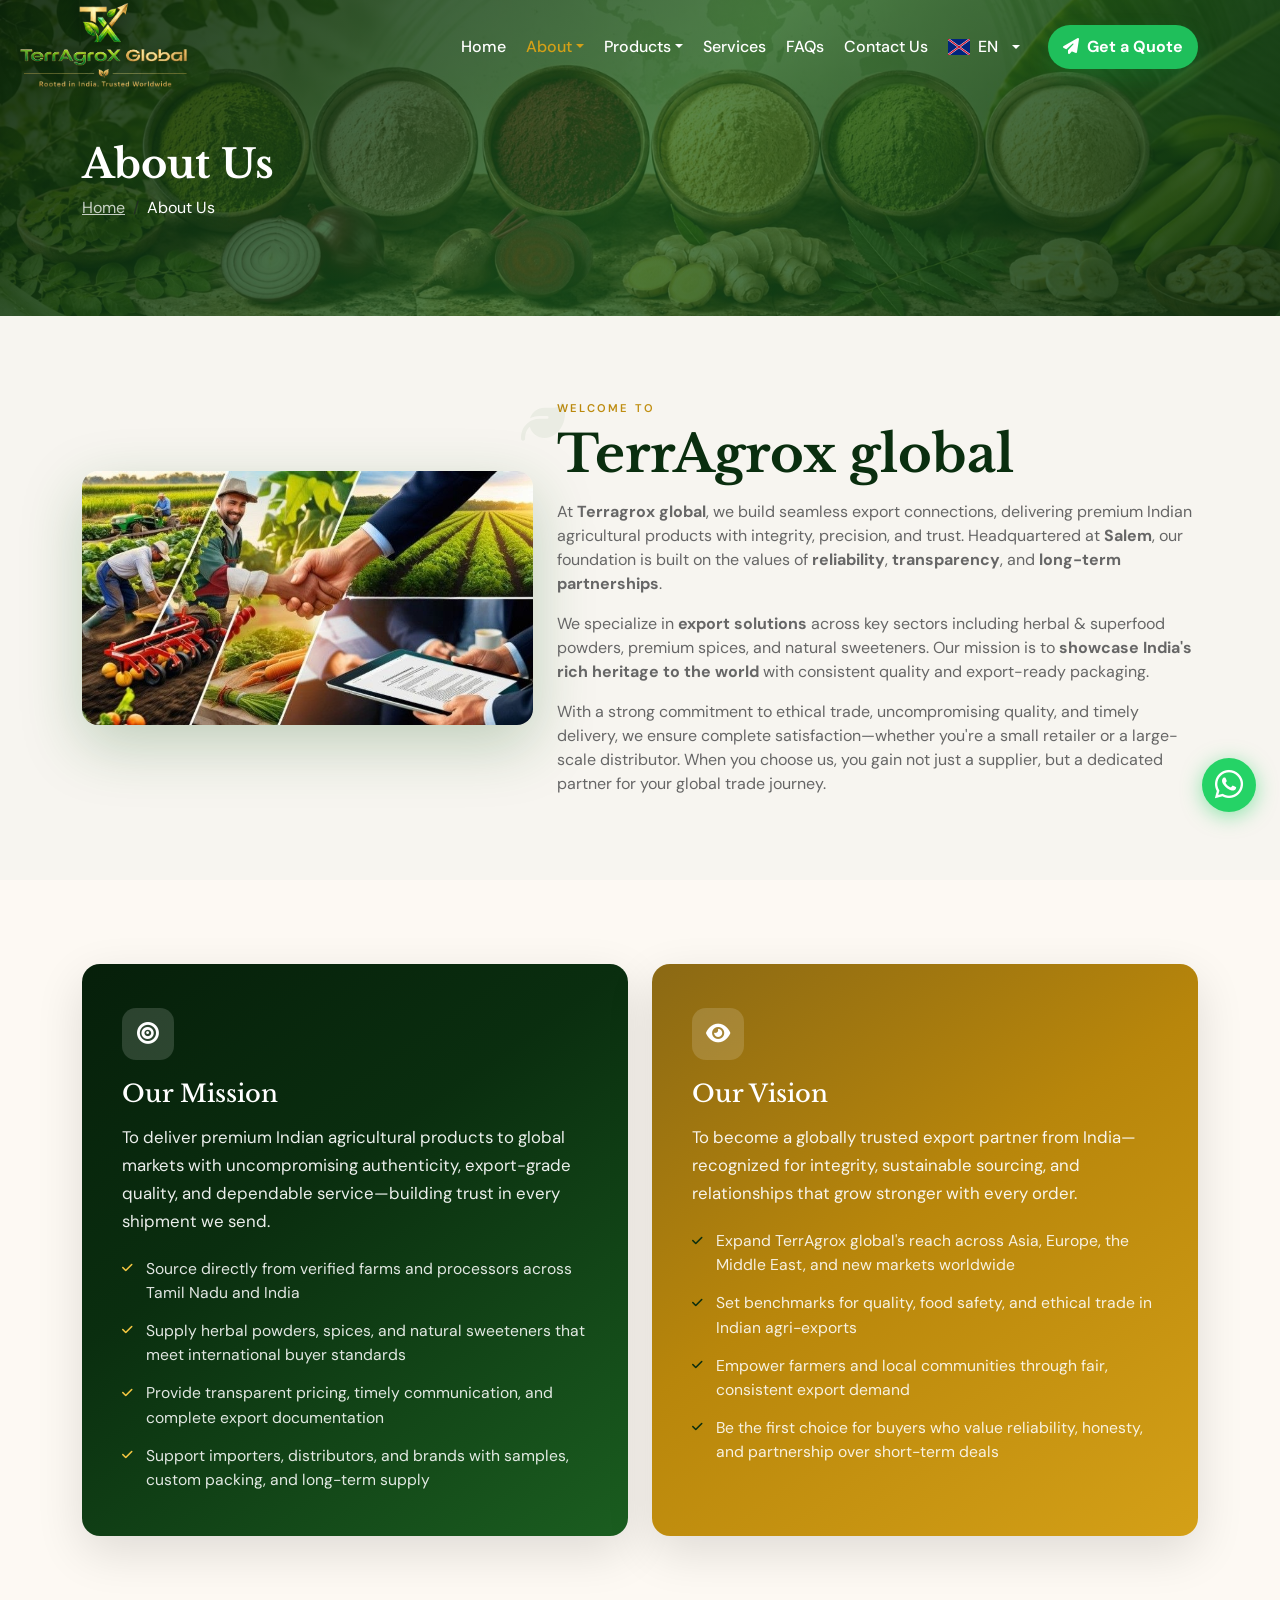
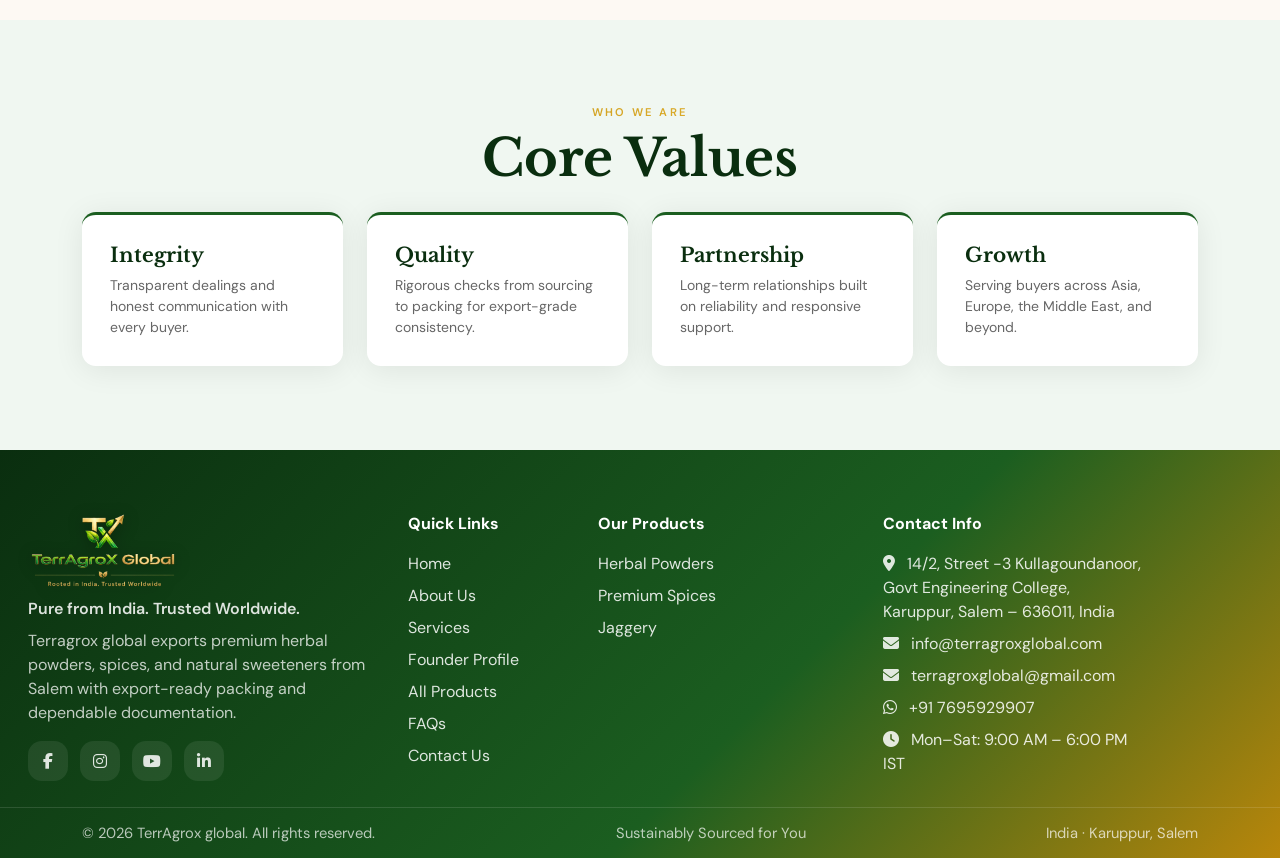
<file: about-us.html>
<!doctype html>
<html lang="en">
  <head>
    <meta charset="utf-8" />
    <meta name="viewport" content="width=device-width, initial-scale=1" />
    <title>TerrAgrox global | About Us</title>
    <meta name="description" content="About TerrAgrox global — Salem-based agricultural export company." />

    <link rel="preconnect" href="https://fonts.googleapis.com" />
    <link rel="preconnect" href="https://fonts.gstatic.com" crossorigin />
    <link href="https://fonts.googleapis.com/css2?family=Libre+Baskerville:ital,wght@0,400;0,700;1,400&family=DM+Sans:wght@400;500;600;700&display=swap" rel="stylesheet" />

    <link href="https://cdn.jsdelivr.net/npm/bootstrap@5.3.3/dist/css/bootstrap.min.css" rel="stylesheet" />
    <link href="https://cdnjs.cloudflare.com/ajax/libs/font-awesome/6.5.0/css/all.min.css" rel="stylesheet" />
    <link href="https://unpkg.com/aos@2.3.4/dist/aos.css" rel="stylesheet" />
    <link rel="icon" href="/favicon.ico" sizes="any" />
    <link rel="icon" type="image/png" sizes="32x32" href="assets/images/favicon-32.png" />
    <link rel="icon" type="image/png" sizes="192x192" href="assets/images/favicon-192.png" />
    <link rel="apple-touch-icon" href="assets/images/favicon-192.png" />
    <link rel="stylesheet" href="assets/css/style.css" />
  </head>

  <body data-i18n-page-title="page_title_about">
    <nav class="navbar navbar-expand-lg tg-navbar">
      <div class="container">
        <a class="navbar-brand brand-logo" href="index.html" aria-label="TerrAgrox global home">
          <img src="assets/images/logo-nav.png" alt="TerrAgrox global" />
        </a>
        <button class="navbar-toggler" type="button" data-bs-toggle="collapse" data-bs-target="#mainNav" aria-controls="mainNav" aria-expanded="false" aria-label="Toggle navigation">
          <span class="navbar-toggler-icon"></span>
        </button>
        <div class="collapse navbar-collapse" id="mainNav">
          <ul class="navbar-nav ms-auto align-items-lg-center gap-lg-1">
            <li class="nav-item"><a class="nav-link" href="index.html" data-i18n="nav_home">Home</a></li>
            <li class="nav-item dropdown">
              <a class="nav-link dropdown-toggle active" href="#" role="button" data-bs-toggle="dropdown" aria-expanded="false" data-i18n="nav_about">About</a>
              <ul class="dropdown-menu">
                <li><a class="dropdown-item active" href="about-us.html" data-i18n="nav_company">Company</a></li>
                <li><a class="dropdown-item" href="founder.html" data-i18n="nav_founder">Founder Profile</a></li>
              </ul>
            </li>
            <li class="nav-item dropdown">
              <a class="nav-link dropdown-toggle" href="#" role="button" data-bs-toggle="dropdown" aria-expanded="false" data-i18n="nav_products">Products</a>
              <ul class="dropdown-menu">
                <li><a class="dropdown-item" href="products.html" data-i18n="nav_all_products">All Products</a></li>
                <li><a class="dropdown-item" href="herbal-powders.html" data-i18n="nav_herbal">Herbal Powders</a></li>
                <li><a class="dropdown-item" href="spices.html" data-i18n="nav_spices">Spices</a></li>
                <li><a class="dropdown-item" href="jaggery.html" data-i18n="nav_jaggery">Jaggery</a></li>
              </ul>
            </li>
            <li class="nav-item"><a class="nav-link" href="services.html" data-i18n="nav_services">Services</a></li>
            <li class="nav-item"><a class="nav-link" href="faq.html" data-i18n="nav_faq">FAQs</a></li>
            <li class="nav-item"><a class="nav-link" href="contact-us.html" data-i18n="nav_contact">Contact Us</a></li>
            <li class="nav-item dropdown lang-dropdown">
              <button class="nav-link dropdown-toggle d-flex align-items-center gap-2 py-lg-2" type="button" id="langBtn" data-bs-toggle="dropdown" aria-expanded="false">
                <img src="assets/img/flags/en.svg" id="activeLangFlag" alt="" width="22" height="16" />
                <span id="activeLangCode">EN</span>
              </button>
              <ul class="dropdown-menu dropdown-menu-end lang-menu" aria-labelledby="langBtn">
                <li><a class="dropdown-item lang-opt" href="#" data-lang="en" data-flag="en.svg" data-i18n="lang_en">English</a></li>
                <li><a class="dropdown-item lang-opt" href="#" data-lang="ar" data-flag="ar.svg" data-i18n="lang_ar">Arabic</a></li>
                <li><a class="dropdown-item lang-opt" href="#" data-lang="zh" data-flag="zh.svg" data-i18n="lang_zh">Chinese</a></li>
                <li><a class="dropdown-item lang-opt" href="#" data-lang="fr" data-flag="fr.svg" data-i18n="lang_fr">French</a></li>
                <li><a class="dropdown-item lang-opt" href="#" data-lang="de" data-flag="de.svg" data-i18n="lang_de">German</a></li>
                <li><a class="dropdown-item lang-opt" href="#" data-lang="es" data-flag="es.svg" data-i18n="lang_es">Spanish</a></li>
                <li><a class="dropdown-item lang-opt" href="#" data-lang="ms" data-flag="ms.svg" data-i18n="lang_ms">Malay</a></li>
                <li><a class="dropdown-item lang-opt" href="#" data-lang="hi" data-flag="hi.svg" data-i18n="lang_hi">Hindi</a></li>
                <li><a class="dropdown-item lang-opt" href="#" data-lang="ja" data-flag="ja.svg" data-i18n="lang_ja">Japanese</a></li>
                <li><a class="dropdown-item lang-opt" href="#" data-lang="pt" data-flag="pt.svg" data-i18n="lang_pt">Portuguese</a></li>
              </ul>
            </li>

            <li class="nav-item ms-lg-3">
              <a class="btn btn-whatsapp" href="contact-us.html#waContactForm">
                <i class="fa-solid fa-paper-plane me-2"></i><span data-i18n="nav_whatsapp">Get a Quote</span>
              </a>
            </li>
          </ul>
        </div>
      </div>
    </nav>

    <header class="page-hero-static page-hero-about">
      <div class="container">
        <div class="inner" data-aos="fade-up">
          <h1 data-i18n="about_hero_h1">About Us</h1>
          <nav aria-label="breadcrumb">
            <ol class="breadcrumb">
              <li class="breadcrumb-item"><a href="index.html" data-i18n="breadcrumb_home">Home</a></li>
              <li class="breadcrumb-item active" aria-current="page" data-i18n="about_hero_crumb">About Us</li>
            </ol>
          </nav>
        </div>
      </div>
    </header>

    <section class="section bg-light">
      <div class="container">
        <div class="row g-4 align-items-center">
          <div class="col-lg-5" data-aos="fade-right">
            <div class="about-highlight-img" data-aos="fade-right">
              <img src="/assets/aboutfinal.jpeg" alt="TerrAgrox global company" />
            </div>
          </div>
          <div class="col-lg-7 about-story-text" data-aos="fade-left">
            <div class="section-label" data-i18n="about_welcome_label">Welcome to</div>
            <h2 class="section-title section-title-lg mt-2" data-i18n="about_welcome_h2">TerrAgrox global</h2>

            <p class="muted mt-3" data-i18n-html="about_p1">
              At <strong>TerrAgrox global</strong>, we build seamless export connections, delivering premium Indian agricultural products with integrity, precision, and trust.
              Headquartered at <strong>14/2, Street -3 kullagoundanoor, Govt of engeneering college, Karuppur, Salem - 636011</strong>, our foundation is built on the values of <strong>reliability</strong>, <strong>transparency</strong>, and <strong>long-term partnerships</strong>.
            </p>
            <p class="muted" data-i18n-html="about_p2">
              We specialize in <strong>export solutions</strong> across key sectors including herbal &amp; superfood powders, premium spices, and natural sweeteners.
              Our mission is to <strong>showcase India’s rich heritage to the world</strong> with consistent quality and export-ready packaging.
            </p>
            <p class="muted mb-0" data-i18n-html="about_p3">
              With a strong commitment to ethical trade, uncompromising quality, and timely delivery, we ensure complete satisfaction—whether you’re a small retailer or a large-scale distributor.
              When you choose us, you gain not just a supplier, but a dedicated partner for your global trade journey.
            </p>
          </div>
        </div>
      </div>
    </section>

    <section class="section">
      <div class="container">
        <div class="row g-4">
          <div class="col-lg-6" data-aos="fade-up">
            <div class="mission-card h-100">
              <span class="mv-card-icon" aria-hidden="true"><i class="fa-solid fa-bullseye"></i></span>
              <h3 class="h4 text-white mb-3" data-i18n="about_mission_h">Our Mission</h3>
              <p class="mv-card-lead" data-i18n="about_mission_p">To deliver premium Indian agricultural products to global markets with uncompromising authenticity, export-grade quality, and dependable service—building trust in every shipment we send.</p>
              <ul class="mv-card-list">
                <li data-i18n="about_mission_li1">Source directly from verified farms and processors across Tamil Nadu and India</li>
                <li data-i18n="about_mission_li2">Supply herbal powders, spices, and natural sweeteners that meet international buyer standards</li>
                <li data-i18n="about_mission_li3">Provide transparent pricing, timely communication, and complete export documentation</li>
                <li data-i18n="about_mission_li4">Support importers, distributors, and brands with samples, custom packing, and long-term supply</li>
              </ul>
            </div>
          </div>
          <div class="col-lg-6" data-aos="fade-up" data-aos-delay="120">
            <div class="vision-card h-100">
              <span class="mv-card-icon" aria-hidden="true"><i class="fa-solid fa-eye"></i></span>
              <h3 class="h4 text-white mb-3" data-i18n="about_vision_h">Our Vision</h3>
              <p class="mv-card-lead" data-i18n="about_vision_p">To become a globally trusted export partner from India—recognized for integrity, sustainable sourcing, and relationships that grow stronger with every order.</p>
              <ul class="mv-card-list">
                <li data-i18n="about_vision_li1">Expand TerrAgrox global's reach across Asia, Europe, the Middle East, and new markets worldwide</li>
                <li data-i18n="about_vision_li2">Set benchmarks for quality, food safety, and ethical trade in Indian agri-exports</li>
                <li data-i18n="about_vision_li3">Empower farmers and local communities through fair, consistent export demand</li>
                <li data-i18n="about_vision_li4">Be the first choice for buyers who value reliability, honesty, and partnership over short-term deals</li>
              </ul>
            </div>
          </div>
        </div>
      </div>
    </section>

    <section class="core-values-section">
      <div class="container">
        <div class="text-center mb-4" data-aos="fade-up">
          <div class="section-label" data-i18n="about_values_label">Who We Are</div>
          <h2 class="section-title section-title-lg mt-2" data-i18n="about_values_h2">Core Values</h2>
        </div>
        <div class="row g-4">
          <div class="col-md-6 col-lg-3" data-aos="fade-up">
            <div class="value-pill-card h-100">
              <h5 class="mb-2" data-i18n="about_val1_h">Integrity</h5>
              <p class="muted small mb-0" data-i18n="about_val1_p">Transparent dealings and honest communication with every buyer.</p>
            </div>
          </div>
          <div class="col-md-6 col-lg-3" data-aos="fade-up" data-aos-delay="80">
            <div class="value-pill-card h-100">
              <h5 class="mb-2" data-i18n="about_val2_h">Quality</h5>
              <p class="muted small mb-0" data-i18n="about_val2_p">Rigorous checks from sourcing to packing for export-grade consistency.</p>
            </div>
          </div>
          <div class="col-md-6 col-lg-3" data-aos="fade-up" data-aos-delay="160">
            <div class="value-pill-card h-100">
              <h5 class="mb-2" data-i18n="about_val3_h">Partnership</h5>
              <p class="muted small mb-0" data-i18n="about_val3_p">Long-term relationships built on reliability and responsive support.</p>
            </div>
          </div>
          <div class="col-md-6 col-lg-3" data-aos="fade-up" data-aos-delay="240">
            <div class="value-pill-card h-100">
              <h5 class="mb-2" data-i18n="about_val4_h">Growth</h5>
              <p class="muted small mb-0" data-i18n="about_val4_p">Serving buyers across Asia, Europe, the Middle East, and beyond.</p>
            </div>
          </div>
        </div>
      </div>
    </section>

    <footer class="footer">
      <div class="top">
        <div class="container">
          <div class="row g-4">
            <div class="col-lg-4">
              <img class="footer-logo" src="assets/images/logo.png" alt="TerrAgrox global" />
              <div class="mt-2 fw-semibold" data-i18n="footer_tagline">Pure from India. Trusted Worldwide.</div>
              <p class="mt-2 mb-3 footer-desc" data-i18n="footer_desc">
                TerrAgrox global exports premium herbal powders, spices, and natural sweeteners from Salem, Tamil Nadu — with export-ready packing and dependable documentation.
              </p>
              <div class="social">
                <a href="https://www.facebook.com/profile.php?id=61566299532104" target="_blank" rel="noopener noreferrer" aria-label="Facebook"><i class="fa-brands fa-facebook-f"></i></a>
                <a href="https://www.instagram.com/terragrox_global/?hl=en" target="_blank" rel="noopener noreferrer" aria-label="Instagram"><i class="fa-brands fa-instagram"></i></a>
                <a href="https://www.youtube.com/@terragroxglobal" target="_blank" rel="noopener noreferrer" aria-label="YouTube"><i class="fa-brands fa-youtube"></i></a>
                <a href="https://www.linkedin.com/company/terragrox-global/?viewAsMember=true" target="_blank" rel="noopener noreferrer" aria-label="LinkedIn"><i class="fa-brands fa-linkedin-in"></i></a>
              </div>
            </div>
            <div class="col-lg-2">
              <div class="fw-bold text-white mb-3" data-i18n="footer_quick_links">Quick Links</div>
              <ul class="list-unstyled mb-0">
                <li class="mb-2"><a href="index.html" data-i18n="nav_home">Home</a></li>
                <li class="mb-2"><a href="about-us.html" data-i18n="footer_about">About Us</a></li>
                <li class="mb-2"><a href="services.html" data-i18n="nav_services">Services</a></li>
                <li class="mb-2"><a href="founder.html" data-i18n="nav_founder">Founder Profile</a></li>
                <li class="mb-2"><a href="products.html" data-i18n="nav_all_products">All Products</a></li>
                <li class="mb-2"><a href="faq.html" data-i18n="nav_faq">FAQs</a></li>
                <li class="mb-2"><a href="contact-us.html" data-i18n="nav_contact">Contact Us</a></li>
              </ul>
            </div>
            <div class="col-lg-3">
              <div class="fw-bold text-white mb-3" data-i18n="footer_our_products">Our Products</div>
              <ul class="list-unstyled mb-0">
                <li class="mb-2"><a href="herbal-powders.html" data-i18n="nav_herbal">Herbal Powders</a></li>
                <li class="mb-2"><a href="spices.html" data-i18n="footer_premium_spices">Premium Spices</a></li>
                <li class="mb-2"><a href="jaggery.html" data-i18n="nav_jaggery">Jaggery</a></li>
              </ul>
            </div>
            <div class="col-lg-3">
              <div class="fw-bold text-white mb-3" data-i18n="footer_contact_info">Contact Info</div>
              <ul class="list-unstyled mb-0">
                <li class="mb-2"><i class="fa-solid fa-location-dot me-2"></i> 14/2, Street -3 Kullagoundanoor, Govt Engineering College, Karuppur, Salem – 636011, India</li>
                <li class="mb-2"><i class="fa-solid fa-envelope me-2"></i> <a href="mailto:info@terragroxglobal.com">info@terragroxglobal.com</a></li>
                <li class="mb-2"><i class="fa-solid fa-envelope me-2"></i> <a href="mailto:terragroxglobal@gmail.com">terragroxglobal@gmail.com</a></li>
                <li class="mb-2"><i class="fa-brands fa-whatsapp me-2"></i> <a href="https://wa.me/917695929907" target="_blank" rel="noopener noreferrer">+91 7695929907</a></li>
                <li class="mb-0"><i class="fa-solid fa-clock me-2"></i> <span data-i18n="footer_hours">Mon–Sat: 9:00 AM – 6:00 PM IST</span></li>
              </ul>
            </div>
          </div>
        </div>
      </div>
      <div class="bottom">
        <div class="container d-flex flex-column flex-md-row justify-content-between gap-2">
          <div>© <span id="year"></span> TerrAgrox global. All rights reserved.</div>
                    <div>Sustainably Sourced for You</div>
          <div>India · Karuppur, Salem</div>
        </div>
      </div>
    </footer>

    <a class="whatsapp-float" href="https://wa.me/917695929907" target="_blank" rel="noopener noreferrer" aria-label="Chat on WhatsApp">
      <i class="fa-brands fa-whatsapp fa-lg"></i>
    </a>
    <button id="backToTop" class="back-to-top" type="button" aria-label="Back to top"><i class="fa-solid fa-arrow-up"></i></button>

    <script src="https://cdn.jsdelivr.net/npm/bootstrap@5.3.3/dist/js/bootstrap.bundle.min.js"></script>
    <script src="https://unpkg.com/aos@2.3.4/dist/aos.js"></script>
    <script src="assets/js/main.js"></script>
  </body>
</html>
</file>
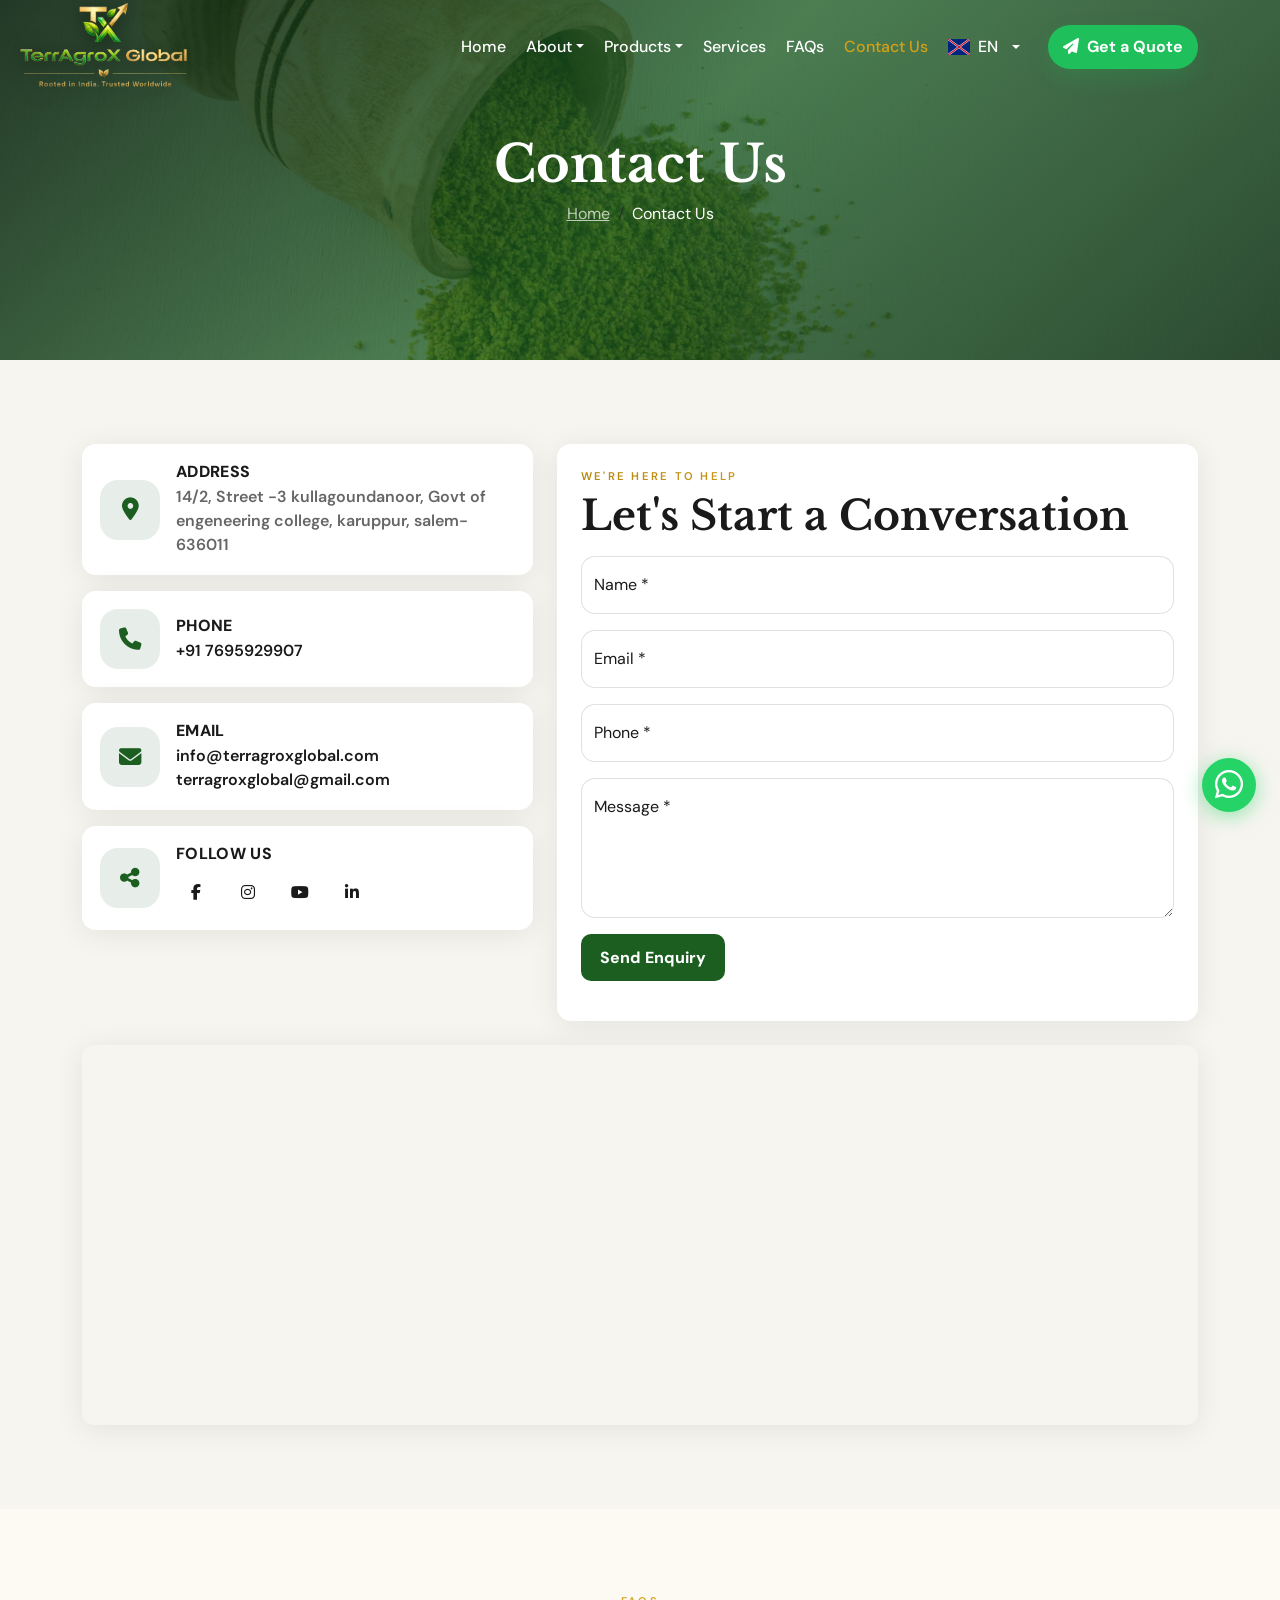
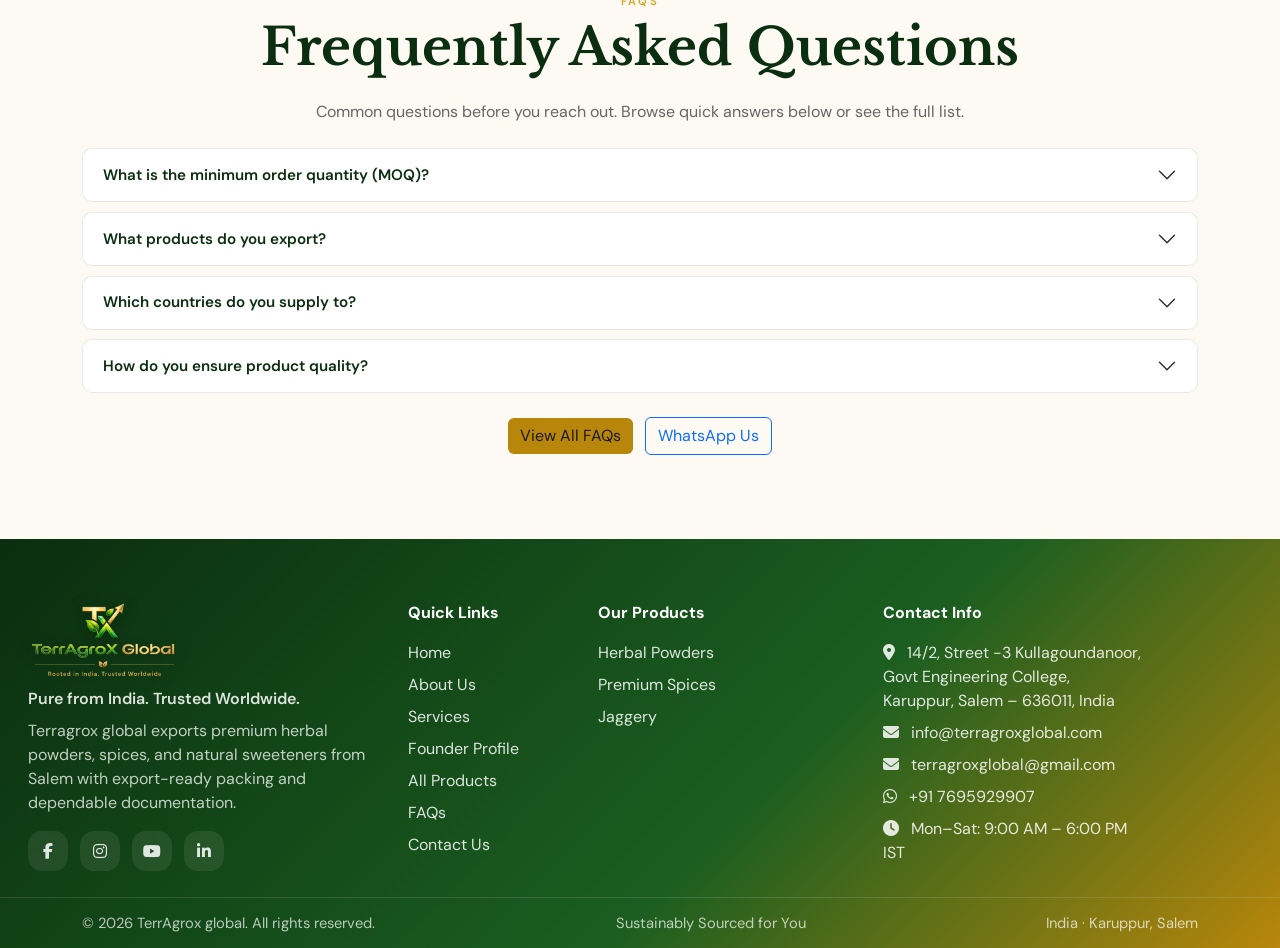
<file: contact-us.html>
<!doctype html>
<html lang="en">
  <head>
    <meta charset="utf-8" />
    <meta name="viewport" content="width=device-width, initial-scale=1" />
    <title>TerrAgrox global | Contact Us</title>
    <meta name="description" content="Contact TerrAgrox global — WhatsApp enquiries and export partnerships." />

    <link rel="preconnect" href="https://fonts.googleapis.com" />
    <link rel="preconnect" href="https://fonts.gstatic.com" crossorigin />
    <link href="https://fonts.googleapis.com/css2?family=Libre+Baskerville:ital,wght@0,400;0,700;1,400&family=DM+Sans:wght@400;500;600;700&display=swap" rel="stylesheet" />
    <link href="https://cdn.jsdelivr.net/npm/bootstrap@5.3.3/dist/css/bootstrap.min.css" rel="stylesheet" />
    <link href="https://cdnjs.cloudflare.com/ajax/libs/font-awesome/6.5.0/css/all.min.css" rel="stylesheet" />
    <link href="https://unpkg.com/aos@2.3.4/dist/aos.css" rel="stylesheet" />
    <link rel="icon" href="/favicon.ico" sizes="any" />
    <link rel="icon" type="image/png" sizes="32x32" href="assets/images/favicon-32.png" />
    <link rel="icon" type="image/png" sizes="192x192" href="assets/images/favicon-192.png" />
    <link rel="apple-touch-icon" href="assets/images/favicon-192.png" />
    <link rel="stylesheet" href="assets/css/style.css" />
  </head>

  <body data-i18n-page-title="page_title_contact">
    <nav class="navbar navbar-expand-lg tg-navbar">
      <div class="container">
        <a class="navbar-brand brand-logo" href="index.html" aria-label="TerrAgrox global home">
          <img src="assets/images/logo-nav.png" alt="TerrAgrox global" />
        </a>

        <button class="navbar-toggler" type="button" data-bs-toggle="collapse" data-bs-target="#mainNav" aria-controls="mainNav" aria-expanded="false" aria-label="Toggle navigation">
          <span class="navbar-toggler-icon"></span>
        </button>

        <div class="collapse navbar-collapse" id="mainNav">
          <ul class="navbar-nav ms-auto align-items-lg-center gap-lg-1">
            <li class="nav-item"><a class="nav-link" href="index.html" data-i18n="nav_home">Home</a></li>
            <li class="nav-item dropdown">
              <a class="nav-link dropdown-toggle" href="#" role="button" data-bs-toggle="dropdown" aria-expanded="false" data-i18n="nav_about">About</a>
              <ul class="dropdown-menu">
                <li><a class="dropdown-item" href="about-us.html" data-i18n="nav_company">Company</a></li>
                <li><a class="dropdown-item" href="founder.html" data-i18n="nav_founder">Founder Profile</a></li>
              </ul>
            </li>

            <li class="nav-item dropdown">
              <a class="nav-link dropdown-toggle" href="#" role="button" data-bs-toggle="dropdown" aria-expanded="false" data-i18n="nav_products">Products</a>
              <ul class="dropdown-menu">
                <li><a class="dropdown-item" href="products.html" data-i18n="nav_all_products">All Products</a></li>
                <li><a class="dropdown-item" href="herbal-powders.html" data-i18n="nav_herbal">Herbal Powders</a></li>
                <li><a class="dropdown-item" href="spices.html" data-i18n="nav_spices">Spices</a></li>
                <li><a class="dropdown-item" href="jaggery.html" data-i18n="nav_jaggery">Jaggery</a></li>
              </ul>
            </li>
            <li class="nav-item"><a class="nav-link" href="services.html" data-i18n="nav_services">Services</a></li>
            <li class="nav-item"><a class="nav-link" href="faq.html" data-i18n="nav_faq">FAQs</a></li>
            <li class="nav-item"><a class="nav-link active" href="contact-us.html" data-i18n="nav_contact">Contact Us</a></li>

            <li class="nav-item dropdown lang-dropdown">
              <button class="nav-link dropdown-toggle d-flex align-items-center gap-2 py-lg-2" type="button" id="langBtn" data-bs-toggle="dropdown" aria-expanded="false">
                <img src="assets/img/flags/en.svg" id="activeLangFlag" alt="" width="22" height="16" />
                <span id="activeLangCode">EN</span>
              </button>
              <ul class="dropdown-menu dropdown-menu-end lang-menu" aria-labelledby="langBtn">
                <li><a class="dropdown-item lang-opt" href="#" data-lang="en" data-flag="en.svg" data-i18n="lang_en">English</a></li>
                <li><a class="dropdown-item lang-opt" href="#" data-lang="ar" data-flag="ar.svg" data-i18n="lang_ar">Arabic</a></li>
                <li><a class="dropdown-item lang-opt" href="#" data-lang="zh" data-flag="zh.svg" data-i18n="lang_zh">Chinese</a></li>
                <li><a class="dropdown-item lang-opt" href="#" data-lang="fr" data-flag="fr.svg" data-i18n="lang_fr">French</a></li>
                <li><a class="dropdown-item lang-opt" href="#" data-lang="de" data-flag="de.svg" data-i18n="lang_de">German</a></li>
                <li><a class="dropdown-item lang-opt" href="#" data-lang="es" data-flag="es.svg" data-i18n="lang_es">Spanish</a></li>
                <li><a class="dropdown-item lang-opt" href="#" data-lang="ms" data-flag="ms.svg" data-i18n="lang_ms">Malay</a></li>
                <li><a class="dropdown-item lang-opt" href="#" data-lang="hi" data-flag="hi.svg" data-i18n="lang_hi">Hindi</a></li>
                <li><a class="dropdown-item lang-opt" href="#" data-lang="ja" data-flag="ja.svg" data-i18n="lang_ja">Japanese</a></li>
                <li><a class="dropdown-item lang-opt" href="#" data-lang="pt" data-flag="pt.svg" data-i18n="lang_pt">Portuguese</a></li>
              </ul>
            </li>

            <li class="nav-item ms-lg-3">
              <a class="btn btn-whatsapp" href="contact-us.html#waContactForm">
                <i class="fa-solid fa-paper-plane me-2"></i><span data-i18n="nav_whatsapp">Get a Quote</span>
              </a>
            </li>
          </ul>
        </div>
      </div>
    </nav>

    <header class="page-hero page-hero-slider">
      <div id="pageHero" class="carousel carousel-fade slide" data-bs-ride="carousel" data-bs-interval="2500" data-bs-pause="false">
        <div class="carousel-inner">
          <div class="carousel-item active" data-bg="assets/images/image%201.jpg"></div>
          <div class="carousel-item" data-bg="assets/images/image%202.jpeg"></div>
          <div class="carousel-item" data-bg="assets/images/image%205.jpg"></div>
          <div class="carousel-item" data-bg="assets/images/image%205.jpg"></div>
          <div class="carousel-item" data-bg="assets/images/image%206.avif"></div>
          <div class="carousel-item" data-bg="assets/images/image%207.webp"></div>
        </div>

        <div class="hero-caption">
          <div class="inner" data-aos="fade-up">
            <h1 data-i18n="contact_hero_h1">Contact Us</h1>
            <nav aria-label="breadcrumb">
              <ol class="breadcrumb">
                <li class="breadcrumb-item"><a href="index.html" data-i18n="breadcrumb_home">Home</a></li>
                <li class="breadcrumb-item active" aria-current="page" data-i18n="contact_hero_crumb">Contact Us</li>
              </ol>
            </nav>
          </div>
        </div>
      </div>
    </header>

    <section class="section bg-light">
      <div class="container">
        <div class="row g-4 align-items-start">
          <div class="col-lg-5">
            <div class="card-soft contact-card mb-3" data-aos="fade-right">
              <div class="contact-ico"><i class="fa-solid fa-location-dot"></i></div>
              <div>
                <h6 data-i18n="contact_address_h">ADDRESS</h6>
                <p>14/2, Street -3 kullagoundanoor, Govt of engeneering college, karuppur, salem- 636011</p>
              </div>
            </div>
            <div class="card-soft contact-card mb-3" data-aos="fade-right" data-aos-delay="100">
              <div class="contact-ico"><i class="fa-solid fa-phone"></i></div>
              <div>
                <h6 data-i18n="contact_phone_h">PHONE</h6>
                <p><a href="https://wa.me/917695929907" target="_blank" rel="noopener noreferrer">+91 7695929907</a></p>
              </div>
            </div>
            <div class="card-soft contact-card" data-aos="fade-right" data-aos-delay="200">
              <div class="contact-ico"><i class="fa-solid fa-envelope"></i></div>
              <div>
                <h6 data-i18n="contact_email_h">EMAIL</h6>
                <p>
                  <a href="mailto:info@terragroxglobal.com">info@terragroxglobal.com</a><br />
                  <a href="mailto:terragroxglobal@gmail.com">terragroxglobal@gmail.com</a>
                </p>
              </div>
            </div>
            <div class="card-soft contact-card mt-3" data-aos="fade-right" data-aos-delay="300">
              <div class="contact-ico"><i class="fa-solid fa-share-nodes"></i></div>
              <div>
                <h6>FOLLOW US</h6>
                <div class="social mt-2">
                  <a href="https://www.facebook.com/profile.php?id=61566299532104" target="_blank" rel="noopener noreferrer" aria-label="Facebook"><i class="fa-brands fa-facebook-f"></i></a>
                  <a href="https://www.instagram.com/terragrox_global/?hl=en" target="_blank" rel="noopener noreferrer" aria-label="Instagram"><i class="fa-brands fa-instagram"></i></a>
                  <a href="https://www.youtube.com/@terragroxglobal" target="_blank" rel="noopener noreferrer" aria-label="YouTube"><i class="fa-brands fa-youtube"></i></a>
                  <a href="https://www.linkedin.com/company/terragrox-global/?viewAsMember=true" target="_blank" rel="noopener noreferrer" aria-label="LinkedIn"><i class="fa-brands fa-linkedin-in"></i></a>
                </div>
              </div>
            </div>
          </div>

          <div class="col-lg-7" data-aos="fade-left" data-aos-delay="150">
            <div class="card-soft p-4">
              <div class="section-label" data-i18n="contact_form_label">We’re Here to Help</div>
              <h2 class="contact-form-title mt-1" data-i18n="contact_form_h2">Let’s Start a Conversation</h2>

              <form id="waContactForm" class="needs-validation mt-3" novalidate>
                <div class="row g-3">
                  <div class="col-12">
                    <div class="form-floating">
                      <input id="fullName" class="form-control" type="text" placeholder="Name" required />
                      <label for="fullName" data-i18n="form_name">Name *</label>
                      <div class="invalid-feedback" data-i18n="form_err_name">Please enter your name.</div>
                    </div>
                  </div>
                  <div class="col-12">
                    <div class="form-floating">
                      <input id="email" class="form-control" type="email" placeholder="Email" required />
                      <label for="email" data-i18n="form_email">Email *</label>
                      <div class="invalid-feedback" data-i18n="form_err_email">Please enter a valid email.</div>
                    </div>
                  </div>
                  <div class="col-12">
                    <div class="form-floating">
                      <input id="phone" class="form-control" type="tel" placeholder="Phone" required />
                      <label for="phone" data-i18n="form_phone">Phone *</label>
                      <div class="invalid-feedback" data-i18n="form_err_phone">Please enter your phone number.</div>
                    </div>
                  </div>
                  <div class="col-12">
                    <div class="form-floating">
                      <textarea id="message" class="form-control" style="height:140px" placeholder="Message" required></textarea>
                      <label for="message" data-i18n="form_message">Message *</label>
                      <div class="invalid-feedback" data-i18n="form_err_message">Please enter your message.</div>
                    </div>
                  </div>
                  <div class="col-12">
                    <button class="btn-submit" type="submit" data-i18n="btn_submit">Send Enquiry</button>
                  </div>
                  <div class="col-12">
                    <div id="waStatus" class="d-none"></div>
                  </div>
                </div>
              </form>
            </div>
          </div>
        </div>

        <div class="mt-4" data-aos="zoom-in" data-aos-delay="300">
          <div class="map-embed-wrap">
            <iframe title="TerrAgrox global location" src="https://maps.google.com/maps?q=14/2+Street+-3+Kullagoundanoor,+Govt+of+engeneering+college,+Karuppur,+Salem,+Tamil+Nadu+636011,+India&amp;output=embed&amp;z=14" width="100%" height="380" style="border:0" allowfullscreen="" loading="lazy" referrerpolicy="no-referrer-when-downgrade"></iframe>
          </div>
        </div>
      </div>
    </section>

    <section class="faq-section" id="faq-contact">
      <div class="container">
        <div class="text-center mb-4" data-aos="fade-up">
          <div class="section-label">FAQs</div>
          <h2 class="section-title section-title-lg mt-2">Frequently Asked Questions</h2>
        </div>
        <p class="text-center muted mb-4" data-aos="fade-up" data-i18n="faq_contact_intro">
          Common questions before you reach out. Browse quick answers below or see the full list.
        </p>
        <div class="accordion" id="faqAccordionContact" data-faq-render data-faq-limit="4" data-faq-accordion-id="faqAccordionContact" data-faq-open-first="false" data-aos="fade-up"></div>
        <div class="text-center mt-4" data-aos="fade-up">
          <a class="btn btn-accent" href="faq.html" data-i18n="btn_view_all_faq">View All FAQs</a>
          <a class="btn btn-outline-primary ms-2" href="https://wa.me/917695929907" target="_blank" rel="noopener noreferrer">WhatsApp Us</a>
        </div>
      </div>
    </section>

    <footer class="footer">
      <div class="top">
        <div class="container">
          <div class="row g-4">
            <div class="col-lg-4">
              <img class="footer-logo" src="assets/images/logo.png" alt="TerrAgrox global" />
              <div class="mt-2 fw-semibold" data-i18n="footer_tagline">Pure from India. Trusted Worldwide.</div>
              <p class="mt-2 mb-3 footer-desc" data-i18n="footer_desc">
                TerrAgrox global exports premium herbal powders, spices, and natural sweeteners from Salem, Tamil Nadu — with export-ready packing and dependable documentation.
              </p>
              <div class="social">
                <a href="https://www.facebook.com/profile.php?id=61566299532104" target="_blank" rel="noopener noreferrer" aria-label="Facebook"><i class="fa-brands fa-facebook-f"></i></a>
                <a href="https://www.instagram.com/terragrox_global/?hl=en" target="_blank" rel="noopener noreferrer" aria-label="Instagram"><i class="fa-brands fa-instagram"></i></a>
                <a href="https://www.youtube.com/@terragroxglobal" target="_blank" rel="noopener noreferrer" aria-label="YouTube"><i class="fa-brands fa-youtube"></i></a>
                <a href="https://www.linkedin.com/company/terragrox-global/?viewAsMember=true" target="_blank" rel="noopener noreferrer" aria-label="LinkedIn"><i class="fa-brands fa-linkedin-in"></i></a>
              </div>
            </div>
            <div class="col-lg-2">
              <div class="fw-bold text-white mb-3" data-i18n="footer_quick_links">Quick Links</div>
              <ul class="list-unstyled mb-0">
                <li class="mb-2"><a href="index.html" data-i18n="nav_home">Home</a></li>
                <li class="mb-2"><a href="about-us.html" data-i18n="footer_about">About Us</a></li>
                <li class="mb-2"><a href="services.html" data-i18n="nav_services">Services</a></li>
                <li class="mb-2"><a href="founder.html" data-i18n="nav_founder">Founder Profile</a></li>
                <li class="mb-2"><a href="products.html" data-i18n="nav_all_products">All Products</a></li>
                <li class="mb-2"><a href="faq.html" data-i18n="nav_faq">FAQs</a></li>
                <li class="mb-2"><a href="contact-us.html" data-i18n="nav_contact">Contact Us</a></li>
              </ul>
            </div>
            <div class="col-lg-3">
              <div class="fw-bold text-white mb-3" data-i18n="footer_our_products">Our Products</div>
              <ul class="list-unstyled mb-0">
                <li class="mb-2"><a href="herbal-powders.html" data-i18n="nav_herbal">Herbal Powders</a></li>
                <li class="mb-2"><a href="spices.html" data-i18n="footer_premium_spices">Premium Spices</a></li>
                <li class="mb-2"><a href="jaggery.html" data-i18n="nav_jaggery">Jaggery</a></li>
              </ul>
            </div>
            <div class="col-lg-3">
              <div class="fw-bold text-white mb-3" data-i18n="footer_contact_info">Contact Info</div>
              <ul class="list-unstyled mb-0">
                <li class="mb-2"><i class="fa-solid fa-location-dot me-2"></i> 14/2, Street -3 Kullagoundanoor, Govt Engineering College, Karuppur, Salem – 636011, India</li>
                <li class="mb-2"><i class="fa-solid fa-envelope me-2"></i> <a href="mailto:info@terragroxglobal.com">info@terragroxglobal.com</a></li>
                <li class="mb-2"><i class="fa-solid fa-envelope me-2"></i> <a href="mailto:terragroxglobal@gmail.com">terragroxglobal@gmail.com</a></li>
                <li class="mb-2"><i class="fa-brands fa-whatsapp me-2"></i> <a href="https://wa.me/917695929907" target="_blank" rel="noopener noreferrer">+91 7695929907</a></li>
                <li class="mb-0"><i class="fa-solid fa-clock me-2"></i> <span data-i18n="footer_hours">Mon–Sat: 9:00 AM – 6:00 PM IST</span></li>
              </ul>
            </div>
          </div>
        </div>
      </div>
      <div class="bottom">
        <div class="container d-flex flex-column flex-md-row justify-content-between gap-2">
          <div>© <span id="year"></span> TerrAgrox global. All rights reserved.</div>
                    <div>Sustainably Sourced for You</div>
          <div>India · Karuppur, Salem</div>
        </div>
      </div>
    </footer>

    <a class="whatsapp-float" href="https://wa.me/917695929907" target="_blank" rel="noopener noreferrer" aria-label="Chat on WhatsApp">
      <i class="fa-brands fa-whatsapp fa-lg"></i>
    </a>
    <button id="backToTop" class="back-to-top" type="button" aria-label="Back to top"><i class="fa-solid fa-arrow-up"></i></button>

    <script src="https://cdn.jsdelivr.net/npm/bootstrap@5.3.3/dist/js/bootstrap.bundle.min.js"></script>
    <script src="https://unpkg.com/aos@2.3.4/dist/aos.js"></script>
    <script src="assets/js/faq-data.js"></script>
    <script src="assets/js/main.js"></script>
    <script src="assets/js/faq.js"></script>
  </body>
</html>
</file>
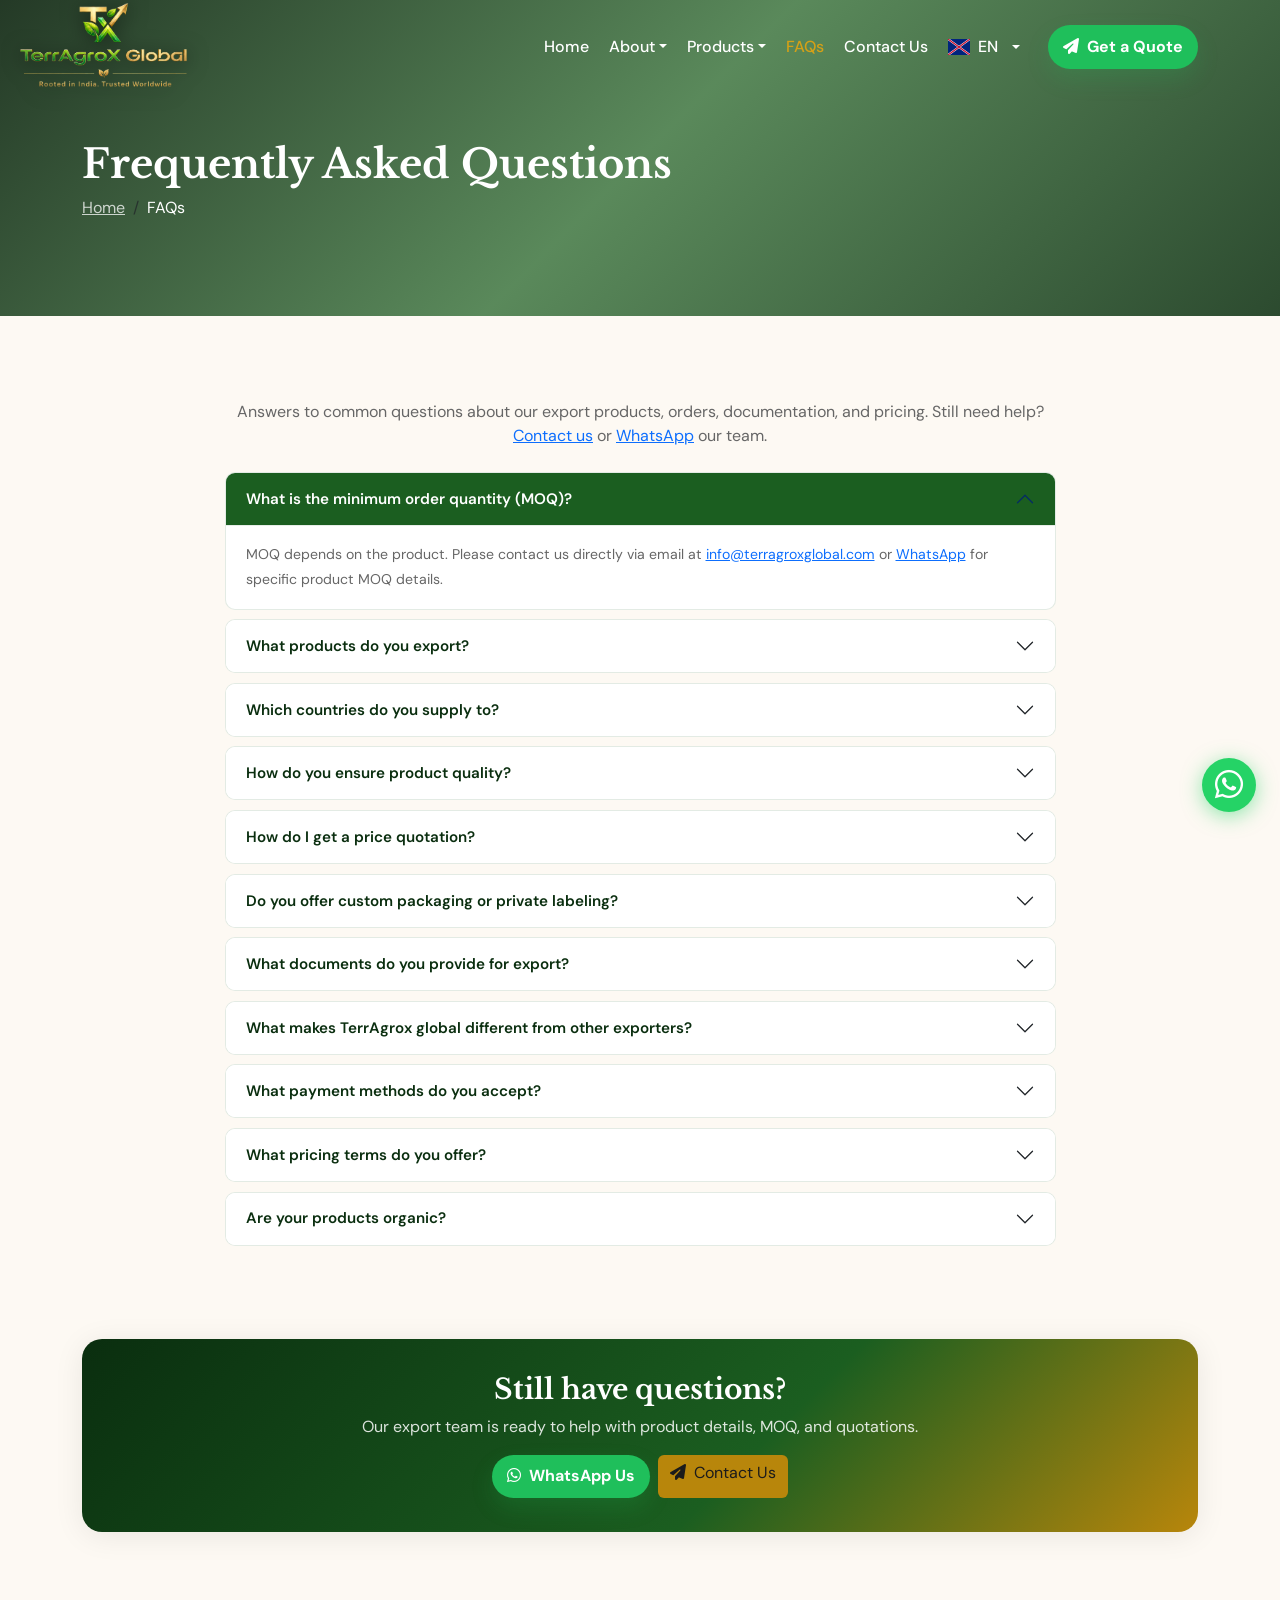
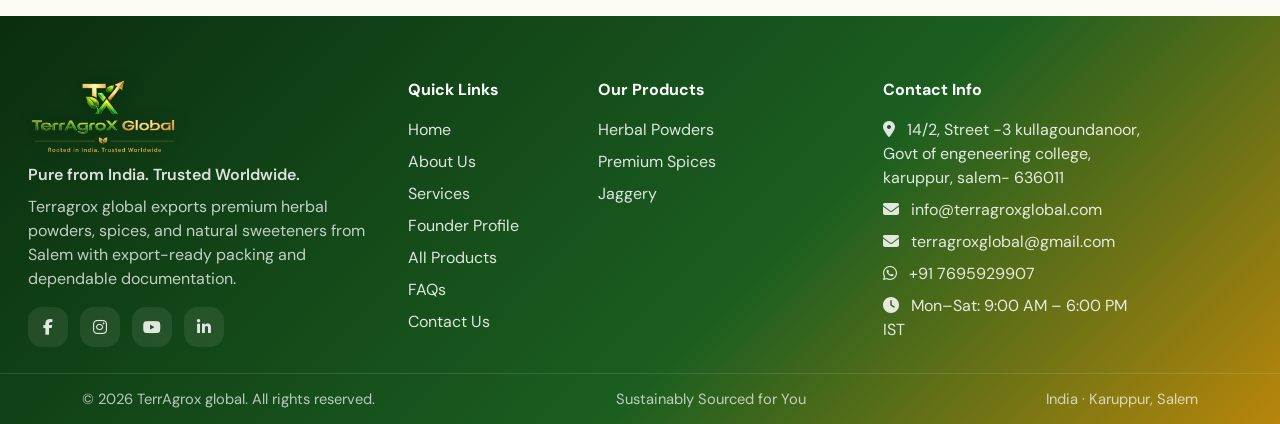
<file: faq.html>
<!doctype html>
<html lang="en">
  <head>
    <meta charset="utf-8" />
    <meta name="viewport" content="width=device-width, initial-scale=1" />
    <title>TerrAgrox global | FAQs</title>
    <meta name="description" content="Frequently asked questions about TerrAgrox global export — MOQ, packaging, documentation, pricing, and more." />

    <link rel="preconnect" href="https://fonts.googleapis.com" />
    <link rel="preconnect" href="https://fonts.gstatic.com" crossorigin />
    <link href="https://fonts.googleapis.com/css2?family=Libre+Baskerville:ital,wght@0,400;0,700;1,400&family=DM+Sans:wght@400;500;600;700&display=swap" rel="stylesheet" />
    <link href="https://cdn.jsdelivr.net/npm/bootstrap@5.3.3/dist/css/bootstrap.min.css" rel="stylesheet" />
    <link href="https://cdnjs.cloudflare.com/ajax/libs/font-awesome/6.5.0/css/all.min.css" rel="stylesheet" />
    <link href="https://unpkg.com/aos@2.3.4/dist/aos.css" rel="stylesheet" />
    <link rel="icon" href="/favicon.ico" sizes="any" />
    <link rel="icon" type="image/png" sizes="32x32" href="assets/images/favicon-32.png" />
    <link rel="icon" type="image/png" sizes="192x192" href="assets/images/favicon-192.png" />
    <link rel="apple-touch-icon" href="assets/images/favicon-192.png" />
    <link rel="stylesheet" href="assets/css/style.css" />
  </head>

  <body data-i18n-page-title="page_title_faq">
    <nav class="navbar navbar-expand-lg tg-navbar">
      <div class="container">
        <a class="navbar-brand brand-logo" href="index.html" aria-label="TerrAgrox global home">
          <img src="assets/images/logo-nav.png" alt="TerrAgrox global" />
        </a>
        <button class="navbar-toggler" type="button" data-bs-toggle="collapse" data-bs-target="#mainNav" aria-controls="mainNav" aria-expanded="false" aria-label="Toggle navigation">
          <span class="navbar-toggler-icon"></span>
        </button>
        <div class="collapse navbar-collapse" id="mainNav">
          <ul class="navbar-nav ms-auto align-items-lg-center gap-lg-1">
            <li class="nav-item"><a class="nav-link" href="index.html" data-i18n="nav_home">Home</a></li>
            <li class="nav-item dropdown">
              <a class="nav-link dropdown-toggle" href="#" role="button" data-bs-toggle="dropdown" aria-expanded="false" data-i18n="nav_about">About</a>
              <ul class="dropdown-menu">
                <li><a class="dropdown-item" href="about-us.html" data-i18n="nav_company">Company</a></li>
                <li><a class="dropdown-item" href="founder.html" data-i18n="nav_founder">Founder Profile</a></li>
              </ul>
            </li>
            <li class="nav-item dropdown">
              <a class="nav-link dropdown-toggle" href="#" role="button" data-bs-toggle="dropdown" aria-expanded="false" data-i18n="nav_products">Products</a>
              <ul class="dropdown-menu">
                <li><a class="dropdown-item" href="products.html" data-i18n="nav_all_products">All Products</a></li>
                <li><a class="dropdown-item" href="herbal-powders.html" data-i18n="nav_herbal">Herbal Powders</a></li>
                <li><a class="dropdown-item" href="spices.html" data-i18n="nav_spices">Spices</a></li>
                <li><a class="dropdown-item" href="jaggery.html" data-i18n="nav_jaggery">Jaggery</a></li>
              </ul>
            </li>
            <li class="nav-item"><a class="nav-link active" href="faq.html" data-i18n="nav_faq">FAQs</a></li>
            <li class="nav-item"><a class="nav-link" href="contact-us.html" data-i18n="nav_contact">Contact Us</a></li>
            <li class="nav-item dropdown lang-dropdown">
              <button class="nav-link dropdown-toggle d-flex align-items-center gap-2 py-lg-2" type="button" id="langBtn" data-bs-toggle="dropdown" aria-expanded="false">
                <img src="assets/img/flags/en.svg" id="activeLangFlag" alt="" width="22" height="16" />
                <span id="activeLangCode">EN</span>
              </button>
              <ul class="dropdown-menu dropdown-menu-end lang-menu" aria-labelledby="langBtn">
                <li><a class="dropdown-item lang-opt" href="#" data-lang="en" data-flag="en.svg" data-i18n="lang_en">English</a></li>
                <li><a class="dropdown-item lang-opt" href="#" data-lang="ar" data-flag="ar.svg" data-i18n="lang_ar">Arabic</a></li>
                <li><a class="dropdown-item lang-opt" href="#" data-lang="zh" data-flag="zh.svg" data-i18n="lang_zh">Chinese</a></li>
                <li><a class="dropdown-item lang-opt" href="#" data-lang="fr" data-flag="fr.svg" data-i18n="lang_fr">French</a></li>
                <li><a class="dropdown-item lang-opt" href="#" data-lang="de" data-flag="de.svg" data-i18n="lang_de">German</a></li>
                <li><a class="dropdown-item lang-opt" href="#" data-lang="es" data-flag="es.svg" data-i18n="lang_es">Spanish</a></li>
                <li><a class="dropdown-item lang-opt" href="#" data-lang="ms" data-flag="ms.svg" data-i18n="lang_ms">Malay</a></li>
                <li><a class="dropdown-item lang-opt" href="#" data-lang="hi" data-flag="hi.svg" data-i18n="lang_hi">Hindi</a></li>
                <li><a class="dropdown-item lang-opt" href="#" data-lang="ja" data-flag="ja.svg" data-i18n="lang_ja">Japanese</a></li>
                <li><a class="dropdown-item lang-opt" href="#" data-lang="pt" data-flag="pt.svg" data-i18n="lang_pt">Portuguese</a></li>
              </ul>
            </li>
            <li class="nav-item ms-lg-3">
              <a class="btn btn-whatsapp" href="contact-us.html#waContactForm">
                <i class="fa-solid fa-paper-plane me-2"></i><span data-i18n="nav_whatsapp">Get a Quote</span>
              </a>
            </li>
          </ul>
        </div>
      </div>
    </nav>

    <header class="page-hero-static" style="background-image:url('https://images.unsplash.com/photo-1494412574643-ff11b0a5c1c3?w=1400&amp;q=80')">
      <div class="container">
        <div class="inner" data-aos="fade-up">
          <h1 data-i18n="faq_hero_h1">Frequently Asked Questions</h1>
          <nav aria-label="breadcrumb">
            <ol class="breadcrumb">
              <li class="breadcrumb-item"><a href="index.html" data-i18n="breadcrumb_home">Home</a></li>
              <li class="breadcrumb-item active" aria-current="page" data-i18n="faq_hero_crumb">FAQs</li>
            </ol>
          </nav>
        </div>
      </div>
    </header>

    <section class="faq-section">
      <div class="container">
        <div class="row justify-content-center">
          <div class="col-lg-9">
            <p class="text-center muted mb-4" data-aos="fade-up" data-i18n-html="faq_page_intro_html">
              Answers to common questions about our export products, orders, documentation, and pricing. Still need help?
              <a href="contact-us.html">Contact us</a> or
              <a href="https://wa.me/917695929907" target="_blank" rel="noopener noreferrer">WhatsApp</a> our team.
            </p>
            <div id="faqAccordion" class="accordion" data-faq-render data-faq-accordion-id="faqAccordion" data-aos="fade-up"></div>
          </div>
        </div>
      </div>
    </section>

    <section class="section pt-0">
      <div class="container">
        <div class="cta text-center" data-aos="fade-up">
          <h3 class="mb-2">Still have questions?</h3>
          <p class="mb-3">Our export team is ready to help with product details, MOQ, and quotations.</p>
          <div class="d-flex flex-wrap gap-2 justify-content-center">
            <a class="btn btn-whatsapp" href="https://wa.me/917695929907" target="_blank" rel="noopener noreferrer"><i class="fa-brands fa-whatsapp me-2"></i>WhatsApp Us</a>
            <a class="btn btn-accent" href="contact-us.html"><i class="fa-solid fa-paper-plane me-2"></i>Contact Us</a>
          </div>
        </div>
      </div>
    </section>

    <footer class="footer">
      <div class="top">
        <div class="container">
          <div class="row g-4">
            <div class="col-lg-4">
              <img class="footer-logo" src="assets/images/logo.png" alt="TerrAgrox global" />
              <div class="mt-2 fw-semibold" data-i18n="footer_tagline">Pure from India. Trusted Worldwide.</div>
              <p class="mt-2 mb-3 footer-desc" data-i18n="footer_desc">
                TerrAgrox global exports premium herbal powders, spices, and natural sweeteners from Salem, Tamil Nadu — with export-ready packing and dependable documentation.
              </p>
              <div class="social">
                <a href="https://www.facebook.com/profile.php?id=61566299532104" target="_blank" rel="noopener noreferrer" aria-label="Facebook"><i class="fa-brands fa-facebook-f"></i></a>
                <a href="https://www.instagram.com/terragrox_global/?hl=en" target="_blank" rel="noopener noreferrer" aria-label="Instagram"><i class="fa-brands fa-instagram"></i></a>
                <a href="https://www.youtube.com/@terragroxglobal" target="_blank" rel="noopener noreferrer" aria-label="YouTube"><i class="fa-brands fa-youtube"></i></a>
                <a href="https://www.linkedin.com/company/terragrox-global/?viewAsMember=true" target="_blank" rel="noopener noreferrer" aria-label="LinkedIn"><i class="fa-brands fa-linkedin-in"></i></a>
              </div>
            </div>
            <div class="col-lg-2">
              <div class="fw-bold text-white mb-3" data-i18n="footer_quick_links">Quick Links</div>
              <ul class="list-unstyled mb-0">
                <li class="mb-2"><a href="index.html" data-i18n="nav_home">Home</a></li>
                <li class="mb-2"><a href="about-us.html" data-i18n="footer_about">About Us</a></li>
                <li class="mb-2"><a href="services.html" data-i18n="nav_services">Services</a></li>
                <li class="mb-2"><a href="founder.html" data-i18n="nav_founder">Founder Profile</a></li>
                <li class="mb-2"><a href="products.html" data-i18n="nav_all_products">All Products</a></li>
                <li class="mb-2"><a href="faq.html" data-i18n="nav_faq">FAQs</a></li>
                <li class="mb-2"><a href="contact-us.html" data-i18n="nav_contact">Contact Us</a></li>
              </ul>
            </div>
            <div class="col-lg-3">
              <div class="fw-bold text-white mb-3" data-i18n="footer_our_products">Our Products</div>
              <ul class="list-unstyled mb-0">
                <li class="mb-2"><a href="herbal-powders.html" data-i18n="nav_herbal">Herbal Powders</a></li>
                <li class="mb-2"><a href="spices.html" data-i18n="footer_premium_spices">Premium Spices</a></li>
                <li class="mb-2"><a href="jaggery.html" data-i18n="nav_jaggery">Jaggery</a></li>
              </ul>
            </div>
            <div class="col-lg-3">
              <div class="fw-bold text-white mb-3" data-i18n="footer_contact_info">Contact Info</div>
              <ul class="list-unstyled mb-0">
                <li class="mb-2"><i class="fa-solid fa-location-dot me-2"></i> 14/2, Street -3 kullagoundanoor, Govt of engeneering college, karuppur, salem- 636011</li>
                <li class="mb-2"><i class="fa-solid fa-envelope me-2"></i> <a href="mailto:info@terragroxglobal.com">info@terragroxglobal.com</a></li>
                <li class="mb-2"><i class="fa-solid fa-envelope me-2"></i> <a href="mailto:terragroxglobal@gmail.com">terragroxglobal@gmail.com</a></li>
                <li class="mb-2"><i class="fa-brands fa-whatsapp me-2"></i> <a href="https://wa.me/917695929907" target="_blank" rel="noopener noreferrer">+91 7695929907</a></li>
                <li class="mb-0"><i class="fa-solid fa-clock me-2"></i> <span data-i18n="footer_hours">Mon–Sat: 9:00 AM – 6:00 PM IST</span></li>
              </ul>
            </div>
          </div>
        </div>
      </div>
      <div class="bottom">
        <div class="container d-flex flex-column flex-md-row justify-content-between gap-2">
          <div>© <span id="year"></span> TerrAgrox global. All rights reserved.</div>
                    <div>Sustainably Sourced for You</div>
          <div>India · Karuppur, Salem</div>
        </div>
      </div>
    </footer>

    <a class="whatsapp-float" href="https://wa.me/917695929907" target="_blank" rel="noopener noreferrer" aria-label="Chat on WhatsApp">
      <i class="fa-brands fa-whatsapp fa-lg"></i>
    </a>
    <button id="backToTop" class="back-to-top" type="button" aria-label="Back to top"><i class="fa-solid fa-arrow-up"></i></button>

    <script src="https://cdn.jsdelivr.net/npm/bootstrap@5.3.3/dist/js/bootstrap.bundle.min.js"></script>
    <script src="https://unpkg.com/aos@2.3.4/dist/aos.js"></script>
    <script src="assets/js/faq-data.js"></script>
    <script src="assets/js/main.js"></script>
    <script src="assets/js/faq.js"></script>
  </body>
</html>
</file>
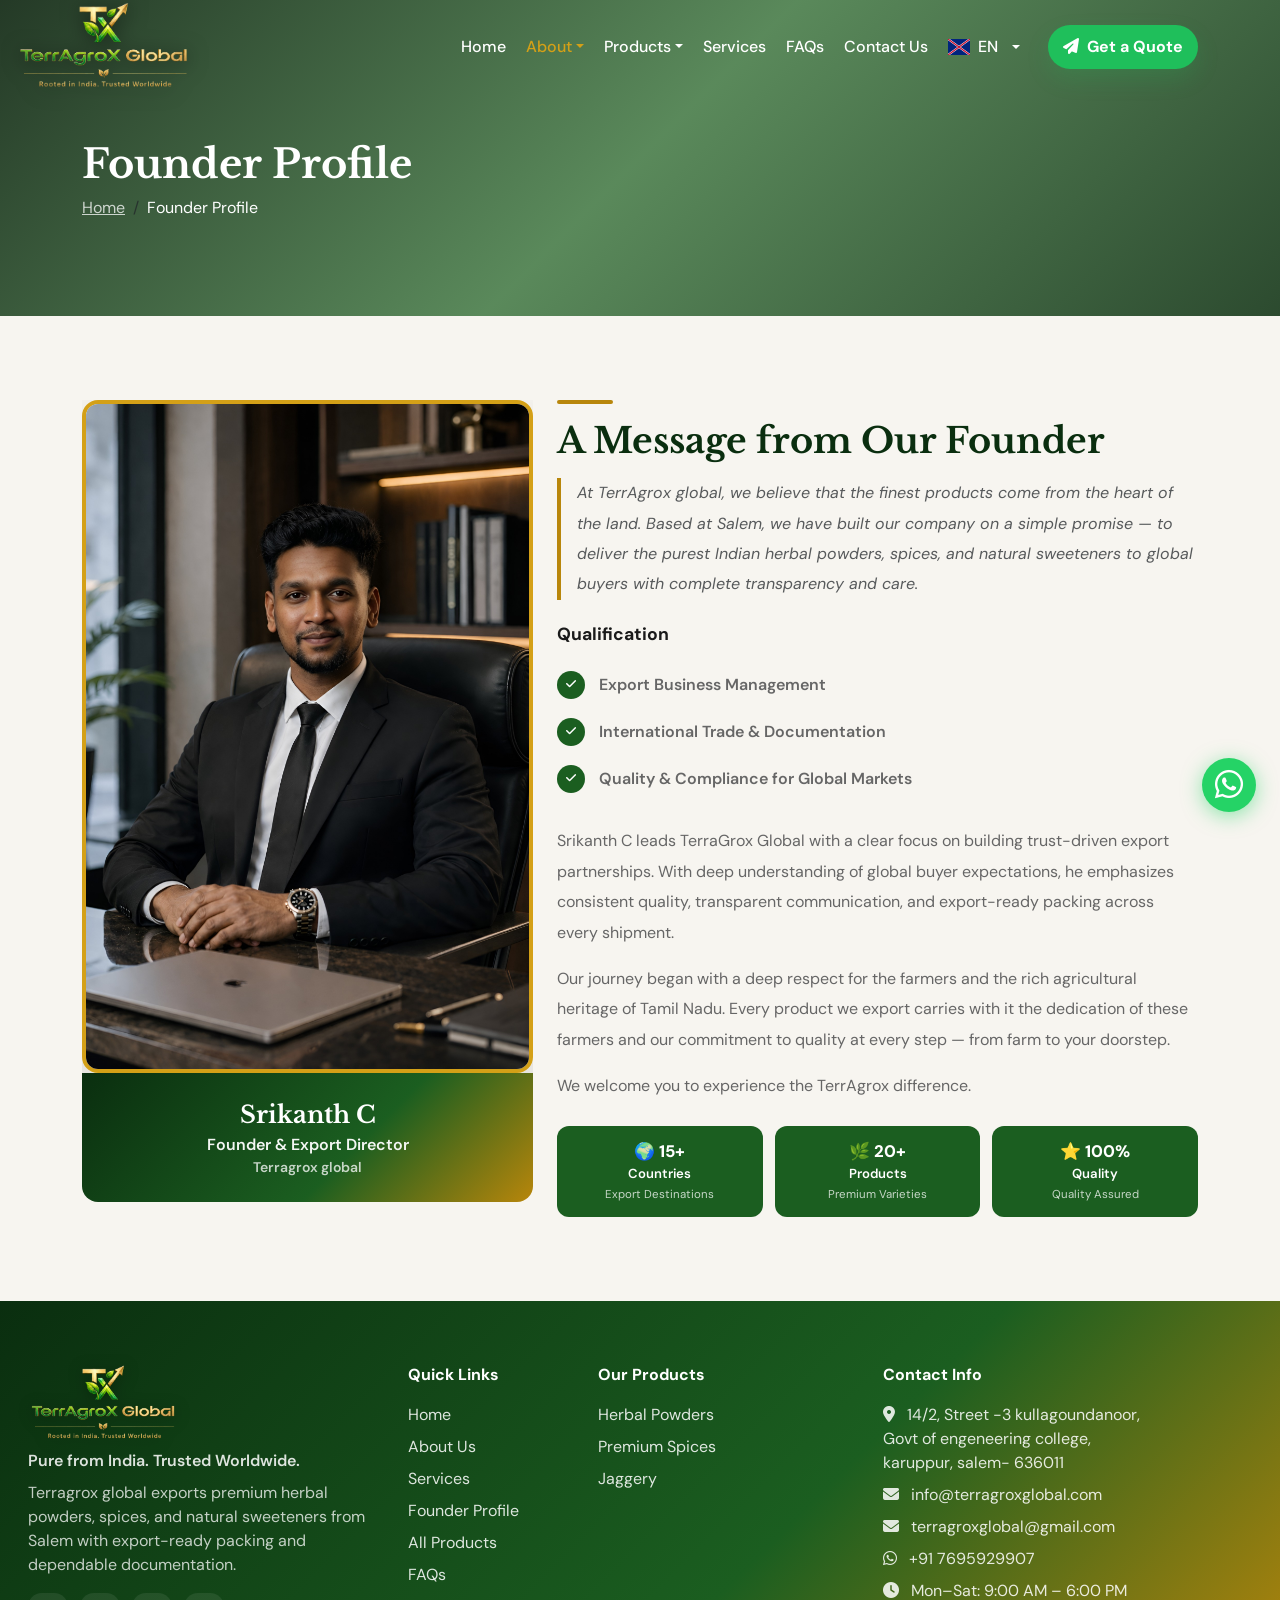
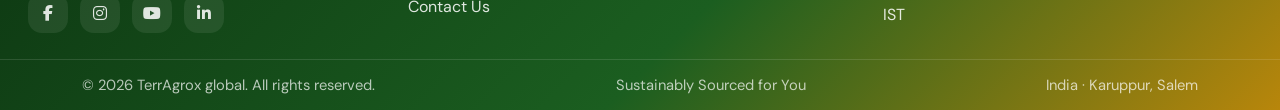
<file: founder.html>
<!doctype html>
<html lang="en">
  <head>
    <meta charset="utf-8" />
    <meta name="viewport" content="width=device-width, initial-scale=1" />
    <title>TerrAgrox global | Founder Profile</title>
    <meta name="description" content="Founder profile — TerrAgrox global." />

    <link rel="preconnect" href="https://fonts.googleapis.com" />
    <link rel="preconnect" href="https://fonts.gstatic.com" crossorigin />
    <link href="https://fonts.googleapis.com/css2?family=Libre+Baskerville:ital,wght@0,400;0,700;1,400&family=DM+Sans:wght@400;500;600;700&display=swap" rel="stylesheet" />

    <link href="https://cdn.jsdelivr.net/npm/bootstrap@5.3.3/dist/css/bootstrap.min.css" rel="stylesheet" />
    <link href="https://cdnjs.cloudflare.com/ajax/libs/font-awesome/6.5.0/css/all.min.css" rel="stylesheet" />
    <link href="https://unpkg.com/aos@2.3.4/dist/aos.css" rel="stylesheet" />
    <link rel="icon" href="/favicon.ico" sizes="any" />
    <link rel="icon" type="image/png" sizes="32x32" href="assets/images/favicon-32.png" />
    <link rel="icon" type="image/png" sizes="192x192" href="assets/images/favicon-192.png" />
    <link rel="apple-touch-icon" href="assets/images/favicon-192.png" />
    <link rel="stylesheet" href="assets/css/style.css" />
  </head>

  <body data-i18n-page-title="page_title_founder">
    <nav class="navbar navbar-expand-lg tg-navbar">
      <div class="container">
        <a class="navbar-brand brand-logo" href="index.html" aria-label="TerrAgrox global home">
          <img src="assets/images/logo-nav.png" alt="TerrAgrox global" />
        </a>
        <button class="navbar-toggler" type="button" data-bs-toggle="collapse" data-bs-target="#mainNav" aria-controls="mainNav" aria-expanded="false" aria-label="Toggle navigation">
          <span class="navbar-toggler-icon"></span>
        </button>
        <div class="collapse navbar-collapse" id="mainNav">
          <ul class="navbar-nav ms-auto align-items-lg-center gap-lg-1">
            <li class="nav-item"><a class="nav-link" href="index.html" data-i18n="nav_home">Home</a></li>
            <li class="nav-item dropdown">
              <a class="nav-link dropdown-toggle active" href="#" role="button" data-bs-toggle="dropdown" aria-expanded="false" data-i18n="nav_about">About</a>
              <ul class="dropdown-menu">
                <li><a class="dropdown-item" href="about-us.html" data-i18n="nav_company">Company</a></li>
                <li><a class="dropdown-item active" href="founder.html" data-i18n="nav_founder">Founder Profile</a></li>
              </ul>
            </li>
            <li class="nav-item dropdown">
              <a class="nav-link dropdown-toggle" href="#" role="button" data-bs-toggle="dropdown" aria-expanded="false" data-i18n="nav_products">Products</a>
              <ul class="dropdown-menu">
                <li><a class="dropdown-item" href="products.html" data-i18n="nav_all_products">All Products</a></li>
                <li><a class="dropdown-item" href="herbal-powders.html" data-i18n="nav_herbal">Herbal Powders</a></li>
                <li><a class="dropdown-item" href="spices.html" data-i18n="nav_spices">Spices</a></li>
                <li><a class="dropdown-item" href="jaggery.html" data-i18n="nav_jaggery">Jaggery</a></li>
              </ul>
            </li>
            <li class="nav-item"><a class="nav-link" href="services.html" data-i18n="nav_services">Services</a></li>
            <li class="nav-item"><a class="nav-link" href="faq.html" data-i18n="nav_faq">FAQs</a></li>
            <li class="nav-item"><a class="nav-link" href="contact-us.html" data-i18n="nav_contact">Contact Us</a></li>
            <li class="nav-item dropdown lang-dropdown">
              <button class="nav-link dropdown-toggle d-flex align-items-center gap-2 py-lg-2" type="button" id="langBtn" data-bs-toggle="dropdown" aria-expanded="false">
                <img src="assets/img/flags/en.svg" id="activeLangFlag" alt="" width="22" height="16" />
                <span id="activeLangCode">EN</span>
              </button>
              <ul class="dropdown-menu dropdown-menu-end lang-menu" aria-labelledby="langBtn">
                <li><a class="dropdown-item lang-opt" href="#" data-lang="en" data-flag="en.svg" data-i18n="lang_en">English</a></li>
                <li><a class="dropdown-item lang-opt" href="#" data-lang="ar" data-flag="ar.svg" data-i18n="lang_ar">Arabic</a></li>
                <li><a class="dropdown-item lang-opt" href="#" data-lang="zh" data-flag="zh.svg" data-i18n="lang_zh">Chinese</a></li>
                <li><a class="dropdown-item lang-opt" href="#" data-lang="fr" data-flag="fr.svg" data-i18n="lang_fr">French</a></li>
                <li><a class="dropdown-item lang-opt" href="#" data-lang="de" data-flag="de.svg" data-i18n="lang_de">German</a></li>
                <li><a class="dropdown-item lang-opt" href="#" data-lang="es" data-flag="es.svg" data-i18n="lang_es">Spanish</a></li>
                <li><a class="dropdown-item lang-opt" href="#" data-lang="ms" data-flag="ms.svg" data-i18n="lang_ms">Malay</a></li>
                <li><a class="dropdown-item lang-opt" href="#" data-lang="hi" data-flag="hi.svg" data-i18n="lang_hi">Hindi</a></li>
                <li><a class="dropdown-item lang-opt" href="#" data-lang="ja" data-flag="ja.svg" data-i18n="lang_ja">Japanese</a></li>
                <li><a class="dropdown-item lang-opt" href="#" data-lang="pt" data-flag="pt.svg" data-i18n="lang_pt">Portuguese</a></li>
              </ul>
            </li>

            <li class="nav-item ms-lg-3">
              <a class="btn btn-whatsapp" href="contact-us.html#waContactForm">
                <i class="fa-solid fa-paper-plane me-2"></i><span data-i18n="nav_whatsapp">Get a Quote</span>
              </a>
            </li>
          </ul>
        </div>
      </div>
    </nav>

    <header class="page-hero-static" style="background-image:url('https://images.unsplash.com/photo-1494412574643-ff11b0a5c1c3?w=1400&amp;q=80')">
      <div class="container">
        <div class="inner" data-aos="fade-up">
          <h1>Founder Profile</h1>
          <nav aria-label="breadcrumb">
            <ol class="breadcrumb">
              <li class="breadcrumb-item"><a href="index.html" data-i18n="breadcrumb_home">Home</a></li>
              <li class="breadcrumb-item active" aria-current="page">Founder Profile</li>
            </ol>
          </nav>
        </div>
      </div>
    </header>

    <section class="section bg-light">
      <div class="container">
        <div class="row g-4 align-items-start">
          <div class="col-lg-5" data-aos="fade-right">
            <div class="overflow-hidden">
              <img class="founder-profile-img" src="/assets/services/WhatsApp Image 2026-06-04 at 9.31.25 PM.jpeg" alt="Srikanth C — TerrAgrox global" />
            </div>
            <div class="founder-name-card">
              <div class="fn" data-i18n="founder_name">Srikanth C</div>
              <div class="ft" data-i18n="founder_title">CEO &amp; Export Director</div>
              <div class="ft small opacity-75" data-i18n="founder_company">TerrAgrox global</div>
            </div>
          </div>

          <div class="col-lg-7" data-aos="fade-left">
            <div class="founder-gold-rule"></div>
            <h2 class="mb-3 section-title" style="font-size:2.2rem;">A Message from Our Founder</h2>
            <blockquote class="border-start border-4 ps-3 mb-4 fst-italic text-muted" style="border-color:var(--accent) !important;font-size:1rem;line-height:1.9;">
              At TerrAgrox global, we believe that the finest products come from the heart of the land. Based at Salem, we have built our company on a simple promise — to deliver the purest Indian herbal powders, spices, and natural sweeteners to global buyers with complete transparency and care.
            </blockquote>
            <div class="qualification-block">
              <h6 class="qualification-title">Qualification</h6>
              <ul class="qualification-list">
                <li><span class="qual-check"><i class="fa-solid fa-check"></i></span>Export Business Management</li>
                <li><span class="qual-check"><i class="fa-solid fa-check"></i></span>International Trade &amp; Documentation</li>
                <li><span class="qual-check"><i class="fa-solid fa-check"></i></span>Quality &amp; Compliance for Global Markets</li>
              </ul>
            </div>
            <p class="muted" style="font-size:1rem;line-height:1.9;">
              Srikanth C leads TerraGrox Global with a clear focus on building trust-driven export partnerships. With deep understanding of global buyer expectations, he emphasizes consistent quality, transparent communication, and export-ready packing across every shipment.
            </p>
            <p class="muted" style="font-size:1rem;line-height:1.9;">
              Our journey began with a deep respect for the farmers and the rich agricultural heritage of Tamil Nadu. Every product we export carries with it the dedication of these farmers and our commitment to quality at every step — from farm to your doorstep.
            </p>
            <p class="muted mb-0" style="font-size:1rem;line-height:1.9;">
              We welcome you to experience the TerrAgrox difference.
            </p>
            <div class="founder-stat-inline">
              <div class="founder-stat-pill"><span>🌍 15+</span>Countries<br /><small class="fw-normal opacity-75">Export Destinations</small></div>
              <div class="founder-stat-pill"><span>🌿 20+</span>Products<br /><small class="fw-normal opacity-75">Premium Varieties</small></div>
              <div class="founder-stat-pill"><span>⭐ 100%</span>Quality<br /><small class="fw-normal opacity-75">Quality Assured</small></div>
            </div>
          </div>
        </div>
      </div>
    </section>

    <footer class="footer">
      <div class="top">
        <div class="container">
          <div class="row g-4">
            <div class="col-lg-4">
              <img class="footer-logo" src="assets/images/logo.png" alt="TerrAgrox global" />
              <div class="mt-2 fw-semibold" data-i18n="footer_tagline">Pure from India. Trusted Worldwide.</div>
              <p class="mt-2 mb-3 footer-desc" data-i18n="footer_desc">
                TerrAgrox global exports premium herbal powders, spices, and natural sweeteners from Salem, Tamil Nadu — with export-ready packing and dependable documentation.
              </p>
              <div class="social">
                <a href="https://www.facebook.com/profile.php?id=61566299532104" target="_blank" rel="noopener noreferrer" aria-label="Facebook"><i class="fa-brands fa-facebook-f"></i></a>
                <a href="https://www.instagram.com/terragrox_global/?hl=en" target="_blank" rel="noopener noreferrer" aria-label="Instagram"><i class="fa-brands fa-instagram"></i></a>
                <a href="https://www.youtube.com/@terragroxglobal" target="_blank" rel="noopener noreferrer" aria-label="YouTube"><i class="fa-brands fa-youtube"></i></a>
                <a href="https://www.linkedin.com/company/terragrox-global/?viewAsMember=true" target="_blank" rel="noopener noreferrer" aria-label="LinkedIn"><i class="fa-brands fa-linkedin-in"></i></a>
              </div>
            </div>
            <div class="col-lg-2">
              <div class="fw-bold text-white mb-3" data-i18n="footer_quick_links">Quick Links</div>
              <ul class="list-unstyled mb-0">
                <li class="mb-2"><a href="index.html" data-i18n="nav_home">Home</a></li>
                <li class="mb-2"><a href="about-us.html" data-i18n="footer_about">About Us</a></li>
                <li class="mb-2"><a href="services.html" data-i18n="nav_services">Services</a></li>
                <li class="mb-2"><a href="founder.html" data-i18n="nav_founder">Founder Profile</a></li>
                <li class="mb-2"><a href="products.html" data-i18n="nav_all_products">All Products</a></li>
                <li class="mb-2"><a href="faq.html" data-i18n="nav_faq">FAQs</a></li>
                <li class="mb-2"><a href="contact-us.html" data-i18n="nav_contact">Contact Us</a></li>
              </ul>
            </div>
            <div class="col-lg-3">
              <div class="fw-bold text-white mb-3" data-i18n="footer_our_products">Our Products</div>
              <ul class="list-unstyled mb-0">
                <li class="mb-2"><a href="herbal-powders.html" data-i18n="nav_herbal">Herbal Powders</a></li>
                <li class="mb-2"><a href="spices.html" data-i18n="footer_premium_spices">Premium Spices</a></li>
                <li class="mb-2"><a href="jaggery.html" data-i18n="nav_jaggery">Jaggery</a></li>
              </ul>
            </div>
            <div class="col-lg-3">
              <div class="fw-bold text-white mb-3" data-i18n="footer_contact_info">Contact Info</div>
              <ul class="list-unstyled mb-0">
                <li class="mb-2"><i class="fa-solid fa-location-dot me-2"></i> 14/2, Street -3 kullagoundanoor, Govt of engeneering college, karuppur, salem- 636011</li>
                <li class="mb-2"><i class="fa-solid fa-envelope me-2"></i> <a href="mailto:info@terragroxglobal.com">info@terragroxglobal.com</a></li>
                <li class="mb-2"><i class="fa-solid fa-envelope me-2"></i> <a href="mailto:terragroxglobal@gmail.com">terragroxglobal@gmail.com</a></li>
                <li class="mb-2"><i class="fa-brands fa-whatsapp me-2"></i> <a href="https://wa.me/917695929907" target="_blank" rel="noopener noreferrer">+91 7695929907</a></li>
                <li class="mb-0"><i class="fa-solid fa-clock me-2"></i> <span data-i18n="footer_hours">Mon–Sat: 9:00 AM – 6:00 PM IST</span></li>
              </ul>
            </div>
          </div>
        </div>
      </div>
      <div class="bottom">
        <div class="container d-flex flex-column flex-md-row justify-content-between gap-2">
          <div>© <span id="year"></span> TerrAgrox global. All rights reserved.</div>
                    <div>Sustainably Sourced for You</div>
          <div>India · Karuppur, Salem</div>
        </div>
      </div>
    </footer>

    <a class="whatsapp-float" href="https://wa.me/917695929907" target="_blank" rel="noopener noreferrer" aria-label="Chat on WhatsApp">
      <i class="fa-brands fa-whatsapp fa-lg"></i>
    </a>
    <button id="backToTop" class="back-to-top" type="button" aria-label="Back to top"><i class="fa-solid fa-arrow-up"></i></button>

    <script src="https://cdn.jsdelivr.net/npm/bootstrap@5.3.3/dist/js/bootstrap.bundle.min.js"></script>
    <script src="https://unpkg.com/aos@2.3.4/dist/aos.js"></script>
    <script src="assets/js/main.js"></script>
  </body>
</html>
</file>
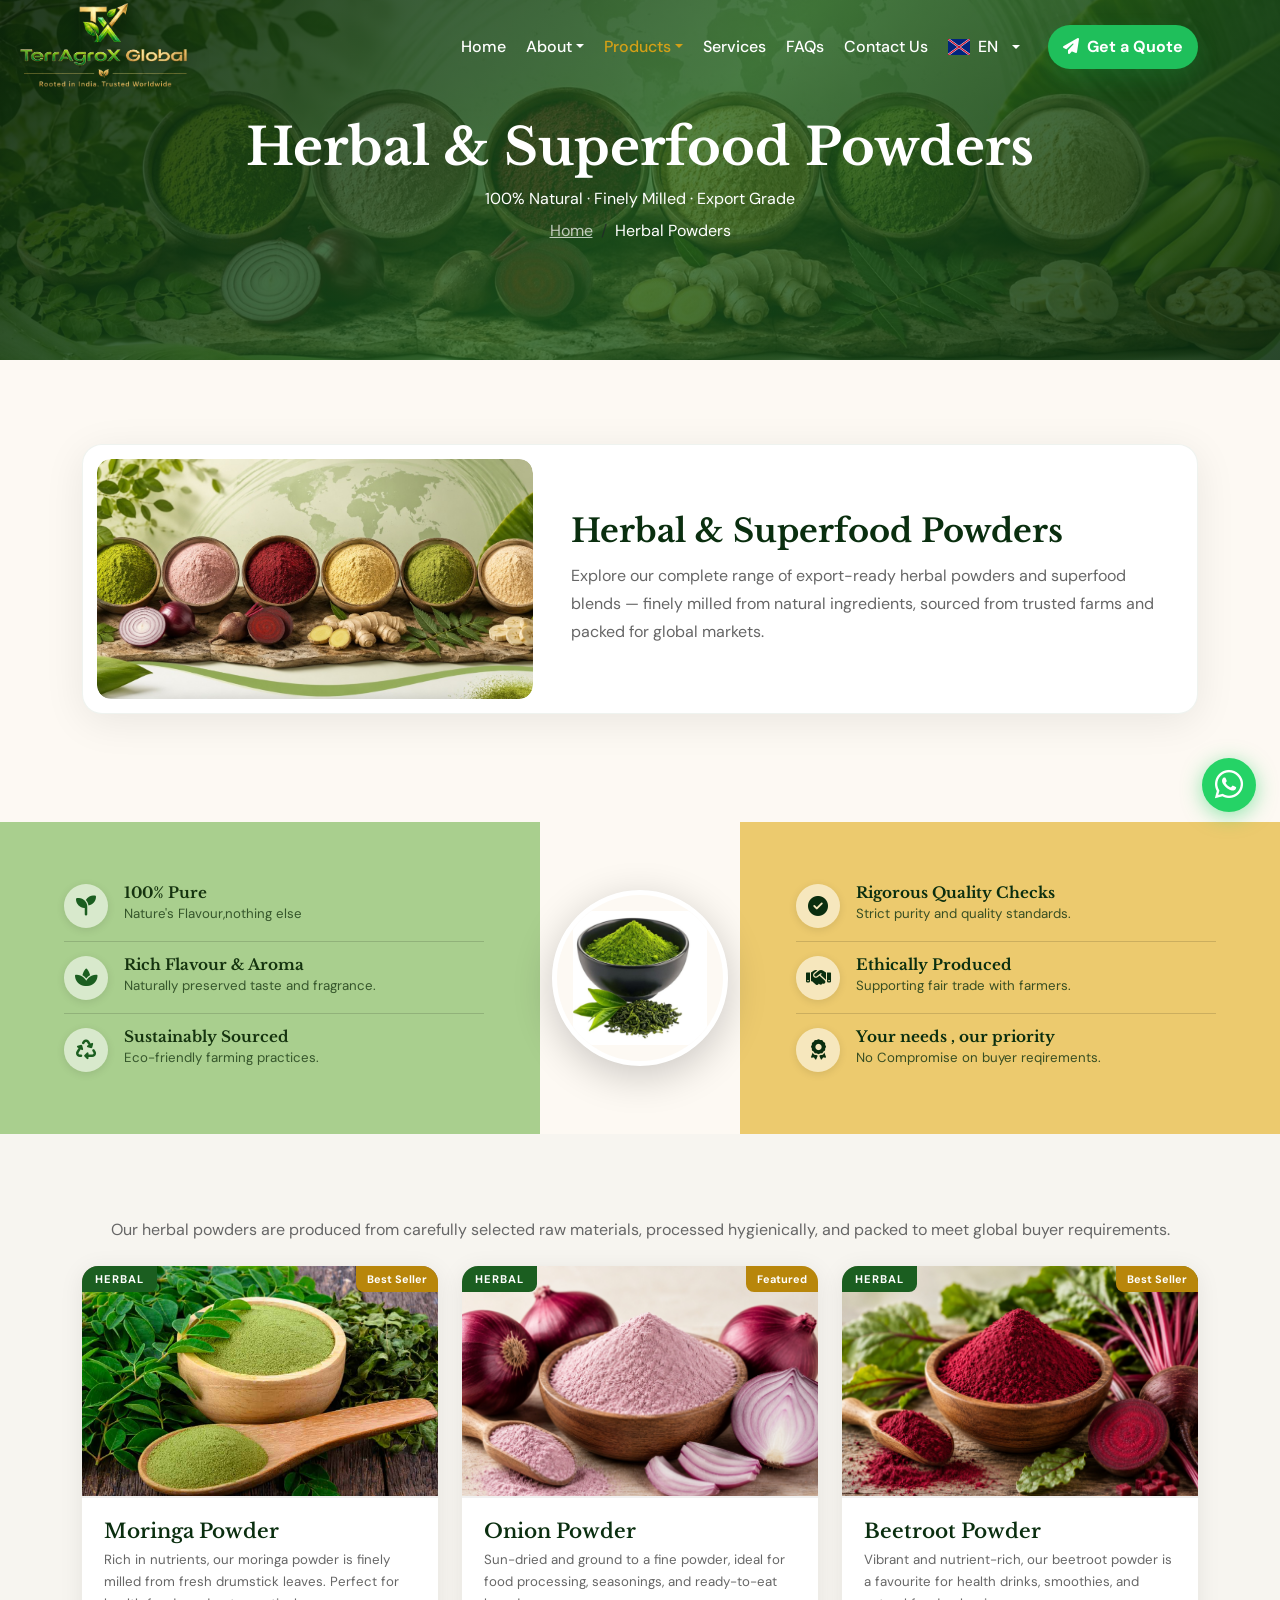
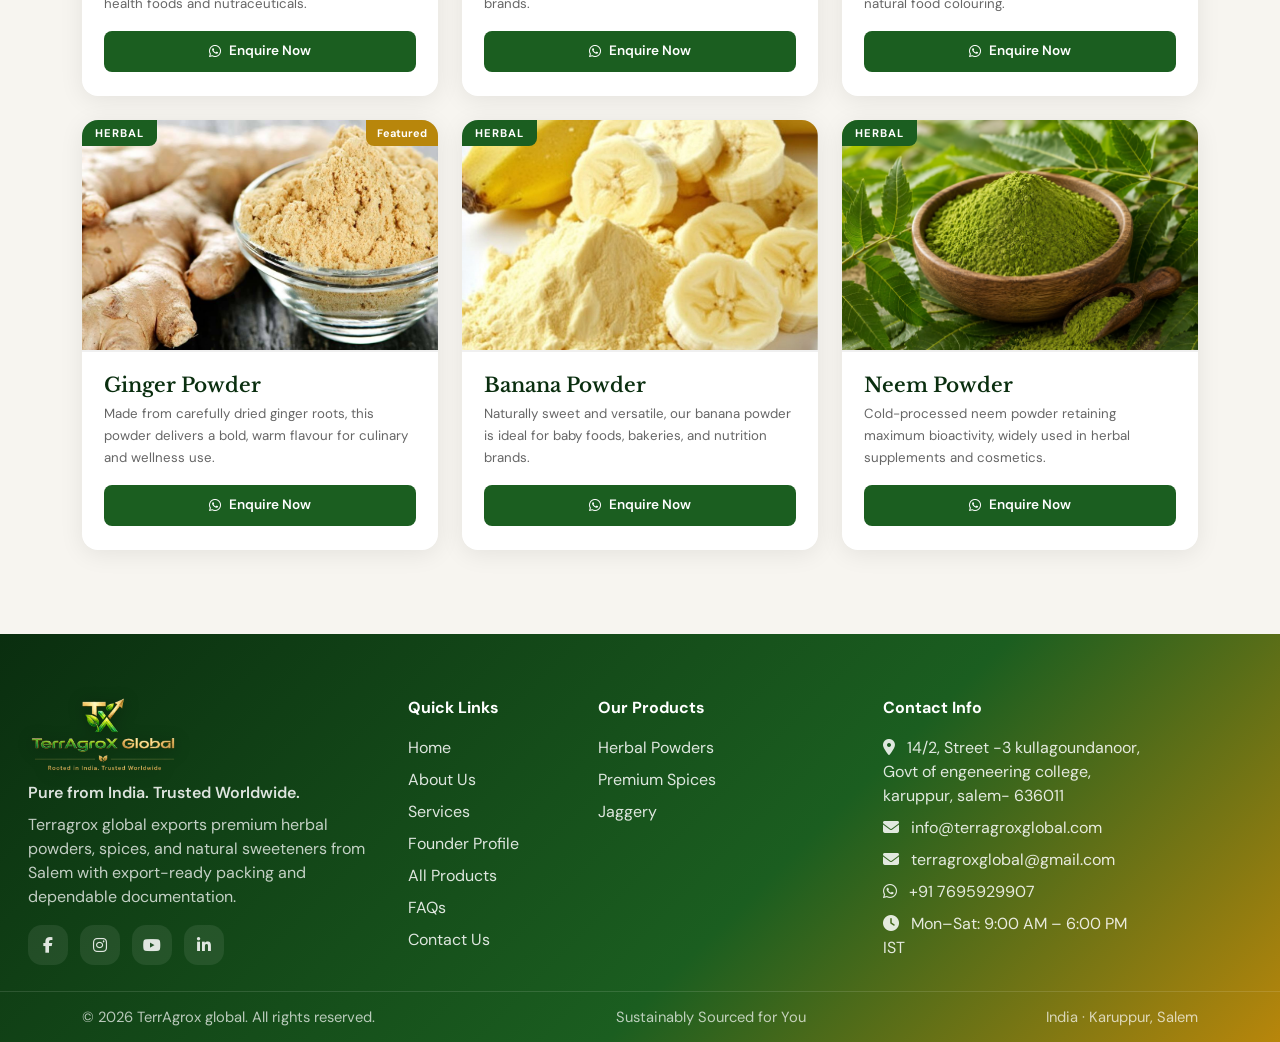
<file: herbal-powders.html>
<!doctype html>
<html lang="en">
  <head>
    <meta charset="utf-8" />
    <meta name="viewport" content="width=device-width, initial-scale=1" />
    <title>TerrAgrox global | Herbal & Superfood Powders</title>
    <meta name="description" content="Herbal & superfood powders — TerrAgrox global." />

    <link rel="preconnect" href="https://fonts.googleapis.com" />
    <link rel="preconnect" href="https://fonts.gstatic.com" crossorigin />
    <link href="https://fonts.googleapis.com/css2?family=Libre+Baskerville:ital,wght@0,400;0,700;1,400&family=DM+Sans:wght@400;500;600;700&display=swap" rel="stylesheet" />

    <link href="https://cdn.jsdelivr.net/npm/bootstrap@5.3.3/dist/css/bootstrap.min.css" rel="stylesheet" />
    <link href="https://cdnjs.cloudflare.com/ajax/libs/font-awesome/6.5.0/css/all.min.css" rel="stylesheet" />
    <link href="https://unpkg.com/aos@2.3.4/dist/aos.css" rel="stylesheet" />
    <link rel="icon" href="/favicon.ico" sizes="any" />
    <link rel="icon" type="image/png" sizes="32x32" href="assets/images/favicon-32.png" />
    <link rel="icon" type="image/png" sizes="192x192" href="assets/images/favicon-192.png" />
    <link rel="apple-touch-icon" href="assets/images/favicon-192.png" />
    <link rel="stylesheet" href="assets/css/style.css" />
  </head>

  <body data-i18n-page-title="page_title_herbal">
    <nav class="navbar navbar-expand-lg tg-navbar">
      <div class="container">
        <a class="navbar-brand brand-logo" href="index.html" aria-label="TerrAgrox global home">
          <img src="assets/images/logo-nav.png" alt="TerrAgrox global" />
        </a>
        <button class="navbar-toggler" type="button" data-bs-toggle="collapse" data-bs-target="#mainNav" aria-controls="mainNav" aria-expanded="false" aria-label="Toggle navigation">
          <span class="navbar-toggler-icon"></span>
        </button>
        <div class="collapse navbar-collapse" id="mainNav">
          <ul class="navbar-nav ms-auto align-items-lg-center gap-lg-1">
            <li class="nav-item"><a class="nav-link" href="index.html" data-i18n="nav_home">Home</a></li>
            <li class="nav-item dropdown">
              <a class="nav-link dropdown-toggle" href="#" role="button" data-bs-toggle="dropdown" aria-expanded="false" data-i18n="nav_about">About</a>
              <ul class="dropdown-menu">
                <li><a class="dropdown-item" href="about-us.html" data-i18n="nav_company">Company</a></li>
                <li><a class="dropdown-item" href="founder.html" data-i18n="nav_founder">Founder Profile</a></li>
              </ul>
            </li>
            <li class="nav-item dropdown">
              <a class="nav-link dropdown-toggle active" href="#" role="button" data-bs-toggle="dropdown" aria-expanded="false" data-i18n="nav_products">Products</a>
              <ul class="dropdown-menu">
                <li><a class="dropdown-item" href="products.html" data-i18n="nav_all_products">All Products</a></li>
                <li><a class="dropdown-item active" href="herbal-powders.html" data-i18n="nav_herbal">Herbal Powders</a></li>
                <li><a class="dropdown-item" href="spices.html" data-i18n="nav_spices">Spices</a></li>
                <li><a class="dropdown-item" href="jaggery.html" data-i18n="nav_jaggery">Jaggery</a></li>
              </ul>
            </li>
            <li class="nav-item"><a class="nav-link" href="services.html" data-i18n="nav_services">Services</a></li>
            <li class="nav-item"><a class="nav-link" href="faq.html" data-i18n="nav_faq">FAQs</a></li>
            <li class="nav-item"><a class="nav-link" href="contact-us.html" data-i18n="nav_contact">Contact Us</a></li>
            <li class="nav-item dropdown lang-dropdown">
              <button class="nav-link dropdown-toggle d-flex align-items-center gap-2 py-lg-2" type="button" id="langBtn" data-bs-toggle="dropdown" aria-expanded="false">
                <img src="assets/img/flags/en.svg" id="activeLangFlag" alt="" width="22" height="16" />
                <span id="activeLangCode">EN</span>
              </button>
              <ul class="dropdown-menu dropdown-menu-end lang-menu" aria-labelledby="langBtn">
                <li><a class="dropdown-item lang-opt" href="#" data-lang="en" data-flag="en.svg" data-i18n="lang_en">English</a></li>
                <li><a class="dropdown-item lang-opt" href="#" data-lang="ar" data-flag="ar.svg" data-i18n="lang_ar">Arabic</a></li>
                <li><a class="dropdown-item lang-opt" href="#" data-lang="zh" data-flag="zh.svg" data-i18n="lang_zh">Chinese</a></li>
                <li><a class="dropdown-item lang-opt" href="#" data-lang="fr" data-flag="fr.svg" data-i18n="lang_fr">French</a></li>
                <li><a class="dropdown-item lang-opt" href="#" data-lang="de" data-flag="de.svg" data-i18n="lang_de">German</a></li>
                <li><a class="dropdown-item lang-opt" href="#" data-lang="es" data-flag="es.svg" data-i18n="lang_es">Spanish</a></li>
                <li><a class="dropdown-item lang-opt" href="#" data-lang="ms" data-flag="ms.svg" data-i18n="lang_ms">Malay</a></li>
                <li><a class="dropdown-item lang-opt" href="#" data-lang="hi" data-flag="hi.svg" data-i18n="lang_hi">Hindi</a></li>
                <li><a class="dropdown-item lang-opt" href="#" data-lang="ja" data-flag="ja.svg" data-i18n="lang_ja">Japanese</a></li>
                <li><a class="dropdown-item lang-opt" href="#" data-lang="pt" data-flag="pt.svg" data-i18n="lang_pt">Portuguese</a></li>
              </ul>
            </li>

            <li class="nav-item ms-lg-3">
              <a class="btn btn-whatsapp" href="contact-us.html#waContactForm">
                <i class="fa-solid fa-paper-plane me-2"></i><span data-i18n="nav_whatsapp">Get a Quote</span>
              </a>
            </li>
          </ul>
        </div>
      </div>
    </nav>

    <header class="page-hero page-hero-slider">
      <div id="pageHero" class="carousel carousel-fade slide" data-bs-ride="carousel" data-bs-interval="2500" data-bs-pause="false">
        <div class="carousel-inner">
          <div class="carousel-item active" data-bg="assets/herbal-hero.jpeg"></div>
          <div class="carousel-item" data-bg="assets/herbal/moringa.png"></div>
          <div class="carousel-item" data-bg="assets/herbal/ginger.jpg"></div>
          <div class="carousel-item" data-bg="assets/herbal/beetroot.webp"></div>
        </div>

        <div class="hero-caption">
          <div class="inner" data-aos="fade-up">
            <h1>Herbal &amp; Superfood Powders</h1>
            <div class="hero-subtitle mt-2">100% Natural · Finely Milled · Export Grade</div>
            <nav aria-label="breadcrumb">
              <ol class="breadcrumb mt-2">
                <li class="breadcrumb-item"><a href="index.html" data-i18n="breadcrumb_home">Home</a></li>
                <li class="breadcrumb-item active" aria-current="page">Herbal Powders</li>
              </ol>
            </nav>
          </div>
        </div>
      </div>
    </header>

    <section class="section">
      <div class="container">
        <div class="row mb-4">
          <div class="col-12" data-aos="fade-up">
            <div class="product-highlight-card">
              <div class="row g-0 align-items-center">
                <div class="col-md-5">
                  <div class="product-highlight-img">
                    <img src="assets/herbal-hero.jpeg" alt="Herbal &amp; Superfood Powders" loading="lazy" />
                  </div>
                </div>
                <div class="col-md-7">
                  <div class="product-highlight-body">
                    <h2>Herbal &amp; Superfood Powders</h2>
                    <p>Explore our complete range of export-ready herbal powders and superfood blends — finely milled from natural ingredients, sourced from trusted farms and packed for global markets.</p>
                  </div>
                </div>
              </div>
            </div>
          </div>
        </div>
      </div>
    </section>

    <!-- Why Choose TerrAgrox global -->
    <section class="why-choose-section" aria-label="Why choose TerrAgrox global">
      <div class="why-choose-inner">
        <div class="why-choose-left">
          <div class="why-feature">
            <div class="why-feature-icon"><i class="fa-solid fa-seedling fa-lg"></i></div>
            <div class="why-feature-text">
              <h6>100% Pure</h6>
              <p>Nature's Flavour,nothing else</p>
            </div>
          </div>
          <div class="why-feature">
            <div class="why-feature-icon"><i class="fa-solid fa-spa fa-lg"></i></div>
            <div class="why-feature-text">
              <h6>Rich Flavour &amp; Aroma</h6>
              <p>Naturally preserved taste and fragrance.</p>
            </div>
          </div>
          <div class="why-feature">
            <div class="why-feature-icon"><i class="fa-solid fa-recycle fa-lg"></i></div>
            <div class="why-feature-text">
              <h6>Sustainably Sourced</h6>
              <p>Eco-friendly farming practices.</p>
            </div>
          </div>
        </div>
        <div class="why-choose-center">
          <div class="why-center-img">
            <img src="/herbs bowl.jpeg" alt="TerrAgrox global products" loading="lazy" />
          </div>
        </div>
        <div class="why-choose-right">
          <div class="why-feature">
            <div class="why-feature-icon"><i class="fa-solid fa-circle-check fa-lg"></i></div>
            <div class="why-feature-text">
              <h6>Rigorous Quality Checks</h6>
              <p>Strict purity and quality standards.</p>
            </div>
          </div>
          <div class="why-feature">
            <div class="why-feature-icon"><i class="fa-solid fa-handshake fa-lg"></i></div>
            <div class="why-feature-text">
              <h6>Ethically Produced</h6>
              <p>Supporting fair trade with farmers.</p>
            </div>
          </div>
          <div class="why-feature">
            <div class="why-feature-icon"><i class="fa-solid fa-award fa-lg"></i></div>
            <div class="why-feature-text">
              <h6>Your needs , our priority</h6>
              <p>No Compromise on buyer reqirements.</p>
            </div>
          </div>
        </div>
      </div>
    </section>

    <section class="section bg-light">
      <div class="container">
        <div class="text-center mb-4" data-aos="fade-up">
          <p class="muted mb-0">
            Our herbal powders are produced from carefully selected raw materials, processed hygienically, and packed to meet global buyer requirements.
          </p>
        </div>

        <div class="row g-4 products-grid">
          <div class="col-md-6 col-lg-4" data-aos="fade-up">
            <div class="product-card h-100" data-spec='{"cat": "Herbal", "botanical": "Moringa oleifera", "family": "Moringaceae", "parts": "Leaf", "form": "Powder", "color": "Green Colored Powder", "mesh": "60–80 mesh", "applications": "Nutraceuticals, Herbal Teas, Capsules & Tablets, Energy Bars, RTDs"}'>
              <div class="product-media">
                <span class="product-cat-badge">Herbal</span>
                <span class="product-best-badge">Best Seller</span>
                <img src="assets/herbal/moringa.png" alt="Moringa Powder" />
              </div>
              <div class="card-body product-card-body">
                <h5>Moringa Powder</h5>
                <p class="muted product-card-desc">Rich in nutrients, our moringa powder is finely milled from fresh drumstick leaves. Perfect for health foods and nutraceuticals.</p>
                <a class="btn-product-wa" href="https://wa.me/917695929907?text=Hi%2C%20I%20am%20interested%20in%20Moringa%20Powder.%20Please%20share%20more%20details." target="_blank" rel="noopener noreferrer"><i class="fa-brands fa-whatsapp"></i> Enquire on WhatsApp</a>
              </div>
            </div>
          </div>

          <div class="col-md-6 col-lg-4" data-aos="fade-up" data-aos-delay="60">
            <div class="product-card h-100" data-spec='{"cat": "Herbal", "botanical": "Allium cepa", "family": "Genus Allium", "parts": "Whole Onion", "form": "Powder", "color": "Bright White – Gentle Amber", "mesh": "60–80 mesh", "applications": "Nutraceuticals, Cosmetics, Herbal Teas, Capsules, Functional Foods"}'>
              <div class="product-media">
                <span class="product-cat-badge">Herbal</span>
                <span class="product-best-badge">Featured</span>
                <img src="/assets/powders/onionfinal.jpeg" alt="Onion Powder" />
              </div>
              <div class="card-body product-card-body">
                <h5>Onion Powder</h5>
                <p class="muted product-card-desc">Sun-dried and ground to a fine powder, ideal for food processing, seasonings, and ready-to-eat brands.</p>
                <a class="btn-product-wa" href="https://wa.me/917695929907?text=Hi%2C%20I%20am%20interested%20in%20Onion%20Powder.%20Please%20share%20more%20details." target="_blank" rel="noopener noreferrer"><i class="fa-brands fa-whatsapp"></i> Enquire on WhatsApp</a>
              </div>
            </div>
          </div>

          <div class="col-md-6 col-lg-4" data-aos="fade-up" data-aos-delay="120">
            <div class="product-card h-100" data-spec='{"cat": "Herbal", "botanical": "Beta vulgaris", "family": "Beta vulgaris", "parts": "Beetroot", "form": "Powder", "color": "Red color Powder", "mesh": "60–80 mesh", "applications": "Nutraceuticals, Cosmetics, Herbal Teas, Capsules, Functional Foods"}'>
              <div class="product-media">
                <span class="product-cat-badge">Herbal</span>
                <span class="product-best-badge">Best Seller</span>
                <img src="/assets/powders/beetrootfinal.jpeg" alt="Beetroot Powder" />
              </div>
              <div class="card-body product-card-body">
                <h5>Beetroot Powder</h5>
                <p class="muted product-card-desc">Vibrant and nutrient-rich, our beetroot powder is a favourite for health drinks, smoothies, and natural food colouring.</p>
                <a class="btn-product-wa" href="https://wa.me/917695929907?text=Hi%2C%20I%20am%20interested%20in%20Beetroot%20Powder.%20Please%20share%20more%20details." target="_blank" rel="noopener noreferrer"><i class="fa-brands fa-whatsapp"></i> Enquire on WhatsApp</a>
              </div>
            </div>
          </div>

          <div class="col-md-6 col-lg-4" data-aos="fade-up">
            <div class="product-card h-100" data-spec='{"cat": "Herbal", "botanical": "Zingiber officinale", "family": "Zingiberaceae", "parts": "Ginger Root", "form": "Powder", "color": "Yellowish Brown", "mesh": "60–80 mesh", "applications": "Nutraceuticals, Herbal Teas, Capsules & Tablets, Energy Bars, RTDs"}'>
              <div class="product-media">
                <span class="product-cat-badge">Herbal</span>
                <span class="product-best-badge">Featured</span>
                <img src="assets/herbal/ginger.jpg" alt="Ginger Powder" />
              </div>
              <div class="card-body product-card-body">
                <h5>Ginger Powder</h5>
                <p class="muted product-card-desc">Made from carefully dried ginger roots, this powder delivers a bold, warm flavour for culinary and wellness use.</p>
                <a class="btn-product-wa" href="https://wa.me/917695929907?text=Hi%2C%20I%20am%20interested%20in%20Ginger%20Powder.%20Please%20share%20more%20details." target="_blank" rel="noopener noreferrer"><i class="fa-brands fa-whatsapp"></i> Enquire on WhatsApp</a>
              </div>
            </div>
          </div>

          <div class="col-md-6 col-lg-4" data-aos="fade-up" data-aos-delay="60">
            <div class="product-card h-100" data-spec='{"cat": "Herbal", "botanical": "Musa paradisiaca", "family": "Musaceae", "parts": "Fruit", "form": "Powder", "color": "Off White to Yellow", "mesh": "60–80 mesh", "applications": "Nutraceuticals, Baby Foods, Bakeries, Nutrition Brands"}'>
              <div class="product-media">
                <span class="product-cat-badge">Herbal</span>
                <img src="assets/herbal/banana.jpg" alt="Banana Powder" />
              </div>
              <div class="card-body product-card-body">
                <h5>Banana Powder</h5>
                <p class="muted product-card-desc">Naturally sweet and versatile, our banana powder is ideal for baby foods, bakeries, and nutrition brands.</p>
                <a class="btn-product-wa" href="https://wa.me/917695929907?text=Hi%2C%20I%20am%20interested%20in%20Banana%20Powder.%20Please%20share%20more%20details." target="_blank" rel="noopener noreferrer"><i class="fa-brands fa-whatsapp"></i> Enquire on WhatsApp</a>
              </div>
            </div>
          </div>

          <div class="col-md-6 col-lg-4" data-aos="fade-up" data-aos-delay="120">
            <div class="product-card h-100" data-spec='{"cat": "Herbal", "botanical": "Azadirachta indica", "family": "Meliaceae", "parts": "Leaves", "form": "Powder", "color": "Green Color", "mesh": "60–80 mesh", "applications": "Nutraceuticals, Cosmetics, Herbal Supplements"}'>
              <div class="product-media">
                <span class="product-cat-badge">Herbal</span>
                <img src="/assets/powders/neemfinal.jpeg" alt="Neem Powder" />
              </div>
              <div class="card-body product-card-body">
                <h5>Neem Powder</h5>
                <p class="muted product-card-desc">Cold-processed neem powder retaining maximum bioactivity, widely used in herbal supplements and cosmetics.</p>
                <a class="btn-product-wa" href="https://wa.me/917695929907?text=Hi%2C%20I%20am%20interested%20in%20Neem%20Powder.%20Please%20share%20more%20details." target="_blank" rel="noopener noreferrer"><i class="fa-brands fa-whatsapp"></i> Enquire on WhatsApp</a>
              </div>
            </div>
          </div>
        </div>
      </div>
    </section>

    <footer class="footer">
      <div class="top">
        <div class="container">
          <div class="row g-4">
            <div class="col-lg-4">
              <img class="footer-logo" src="assets/images/logo.png" alt="TerrAgrox global" />
              <div class="mt-2 fw-semibold" data-i18n="footer_tagline">Pure from India. Trusted Worldwide.</div>
              <p class="mt-2 mb-3 footer-desc" data-i18n="footer_desc">
                TerrAgrox global exports premium herbal powders, spices, and natural sweeteners from Salem, Tamil Nadu — with export-ready packing and dependable documentation.
              </p>
              <div class="social">
                <a href="#" aria-label="Facebook"><i class="fa-brands fa-facebook-f"></i></a>
                <a href="#" aria-label="Instagram"><i class="fa-brands fa-instagram"></i></a>
                <a href="#" aria-label="YouTube"><i class="fa-brands fa-youtube"></i></a>
                <a href="#" aria-label="LinkedIn"><i class="fa-brands fa-linkedin-in"></i></a>
              </div>
            </div>
            <div class="col-lg-2">
              <div class="fw-bold text-white mb-3" data-i18n="footer_quick_links">Quick Links</div>
              <ul class="list-unstyled mb-0">
                <li class="mb-2"><a href="index.html" data-i18n="nav_home">Home</a></li>
                <li class="mb-2"><a href="about-us.html" data-i18n="footer_about">About Us</a></li>
                <li class="mb-2"><a href="services.html" data-i18n="nav_services">Services</a></li>
                <li class="mb-2"><a href="founder.html" data-i18n="nav_founder">Founder Profile</a></li>
                <li class="mb-2"><a href="products.html" data-i18n="nav_all_products">All Products</a></li>
                <li class="mb-2"><a href="faq.html" data-i18n="nav_faq">FAQs</a></li>
                <li class="mb-2"><a href="contact-us.html" data-i18n="nav_contact">Contact Us</a></li>
              </ul>
            </div>
            <div class="col-lg-3">
              <div class="fw-bold text-white mb-3" data-i18n="footer_our_products">Our Products</div>
              <ul class="list-unstyled mb-0">
                <li class="mb-2"><a href="herbal-powders.html" data-i18n="nav_herbal">Herbal Powders</a></li>
                <li class="mb-2"><a href="spices.html" data-i18n="footer_premium_spices">Premium Spices</a></li>
                <li class="mb-2"><a href="jaggery.html" data-i18n="nav_jaggery">Jaggery</a></li>
              </ul>
            </div>
            <div class="col-lg-3">
              <div class="fw-bold text-white mb-3" data-i18n="footer_contact_info">Contact Info</div>
              <ul class="list-unstyled mb-0">
                <li class="mb-2"><i class="fa-solid fa-location-dot me-2"></i> 14/2, Street -3 kullagoundanoor, Govt of engeneering college, karuppur, salem- 636011</li>
                <li class="mb-2"><i class="fa-solid fa-envelope me-2"></i> <a href="mailto:info@terragroxglobal.com">info@terragroxglobal.com</a></li>
                <li class="mb-2"><i class="fa-solid fa-envelope me-2"></i> <a href="mailto:terragroxglobal@gmail.com">terragroxglobal@gmail.com</a></li>
                <li class="mb-2"><i class="fa-brands fa-whatsapp me-2"></i> <a href="https://wa.me/917695929907" target="_blank" rel="noopener noreferrer">+91 7695929907</a></li>
                <li class="mb-0"><i class="fa-solid fa-clock me-2"></i> <span data-i18n="footer_hours">Mon–Sat: 9:00 AM – 6:00 PM IST</span></li>
              </ul>
            </div>
          </div>
        </div>
      </div>
      <div class="bottom">
        <div class="container d-flex flex-column flex-md-row justify-content-between gap-2">
          <div>© <span id="year"></span> TerrAgrox global. All rights reserved.</div>
                    <div>Sustainably Sourced for You</div>
          <div>India · Karuppur, Salem</div>
        </div>
      </div>
    </footer>

    <a class="whatsapp-float" href="https://wa.me/917695929907" target="_blank" rel="noopener noreferrer" aria-label="Chat on WhatsApp">
      <i class="fa-brands fa-whatsapp fa-lg"></i>
    </a>
    <button id="backToTop" class="back-to-top" type="button" aria-label="Back to top"><i class="fa-solid fa-arrow-up"></i></button>

    <script src="https://cdn.jsdelivr.net/npm/bootstrap@5.3.3/dist/js/bootstrap.bundle.min.js"></script>
    <script src="https://unpkg.com/aos@2.3.4/dist/aos.js"></script>
    <script src="assets/js/main.js"></script>
  </body>
</html>
</file>
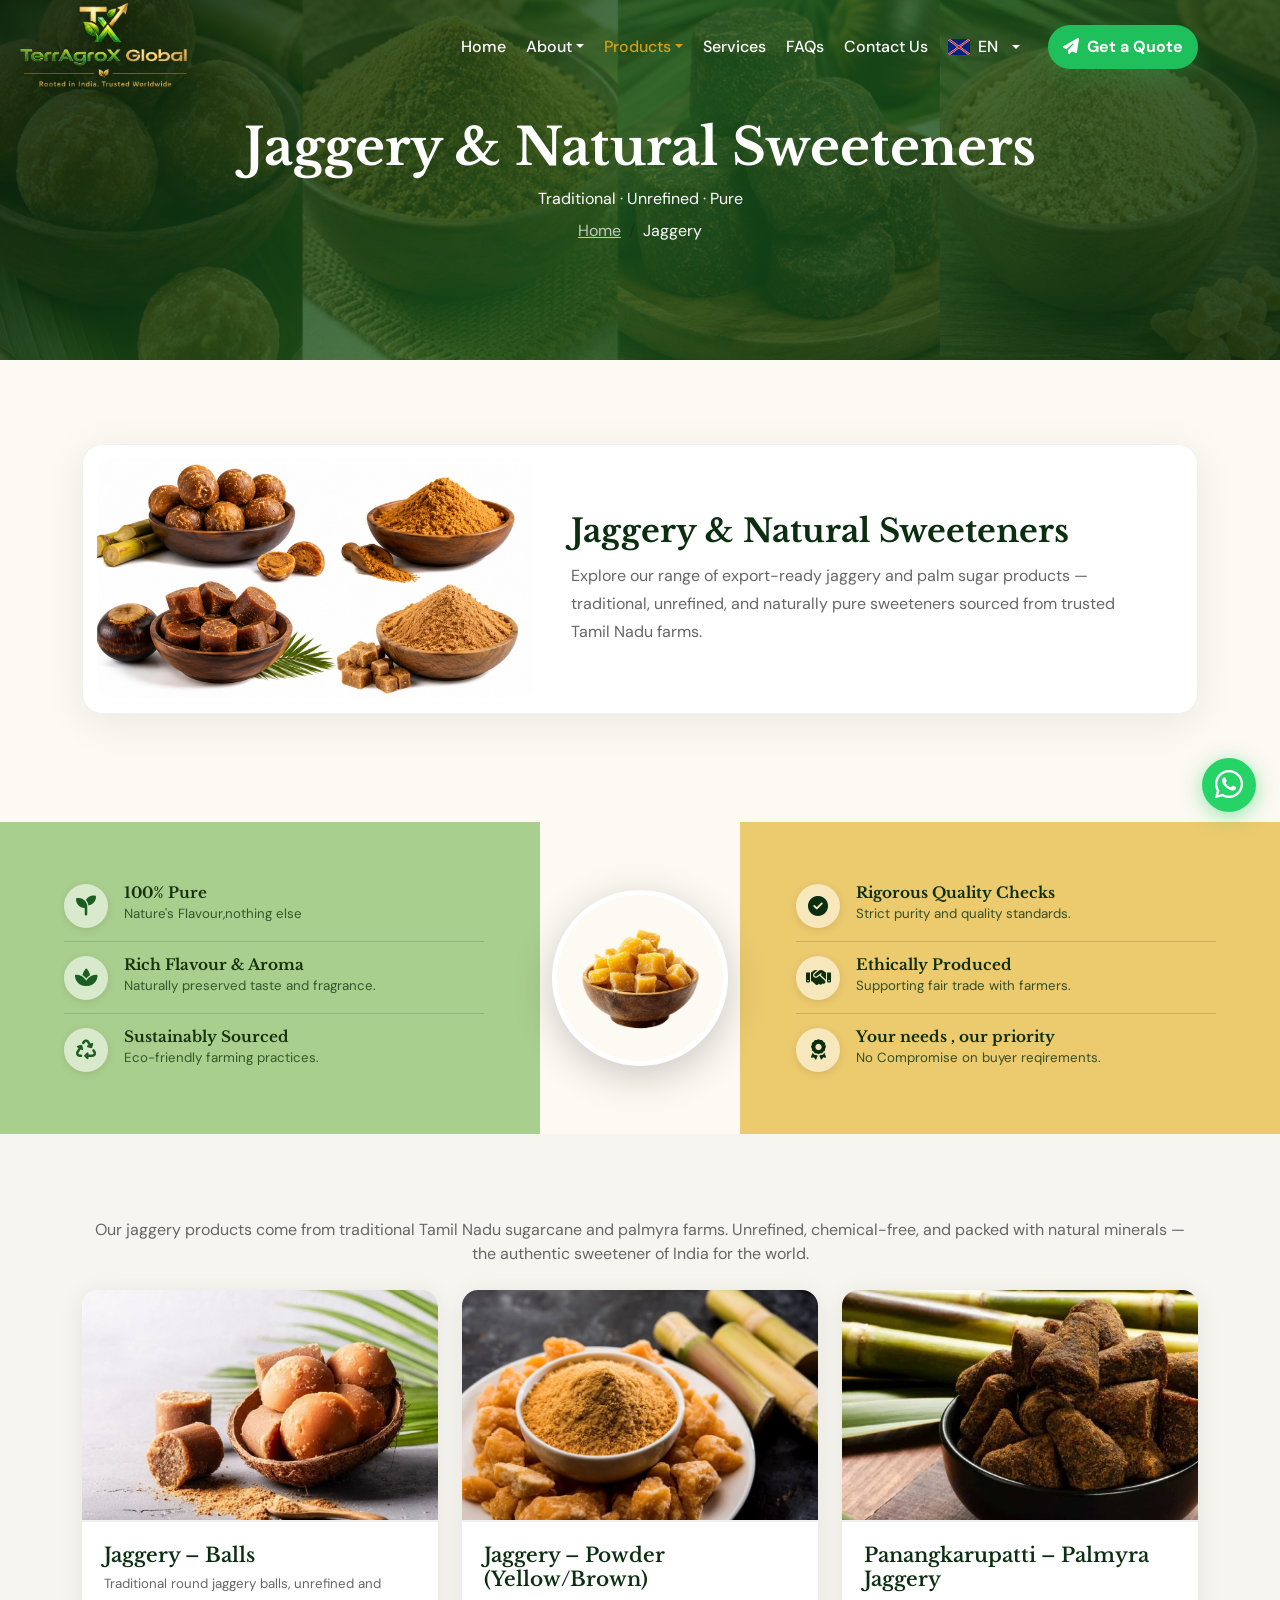
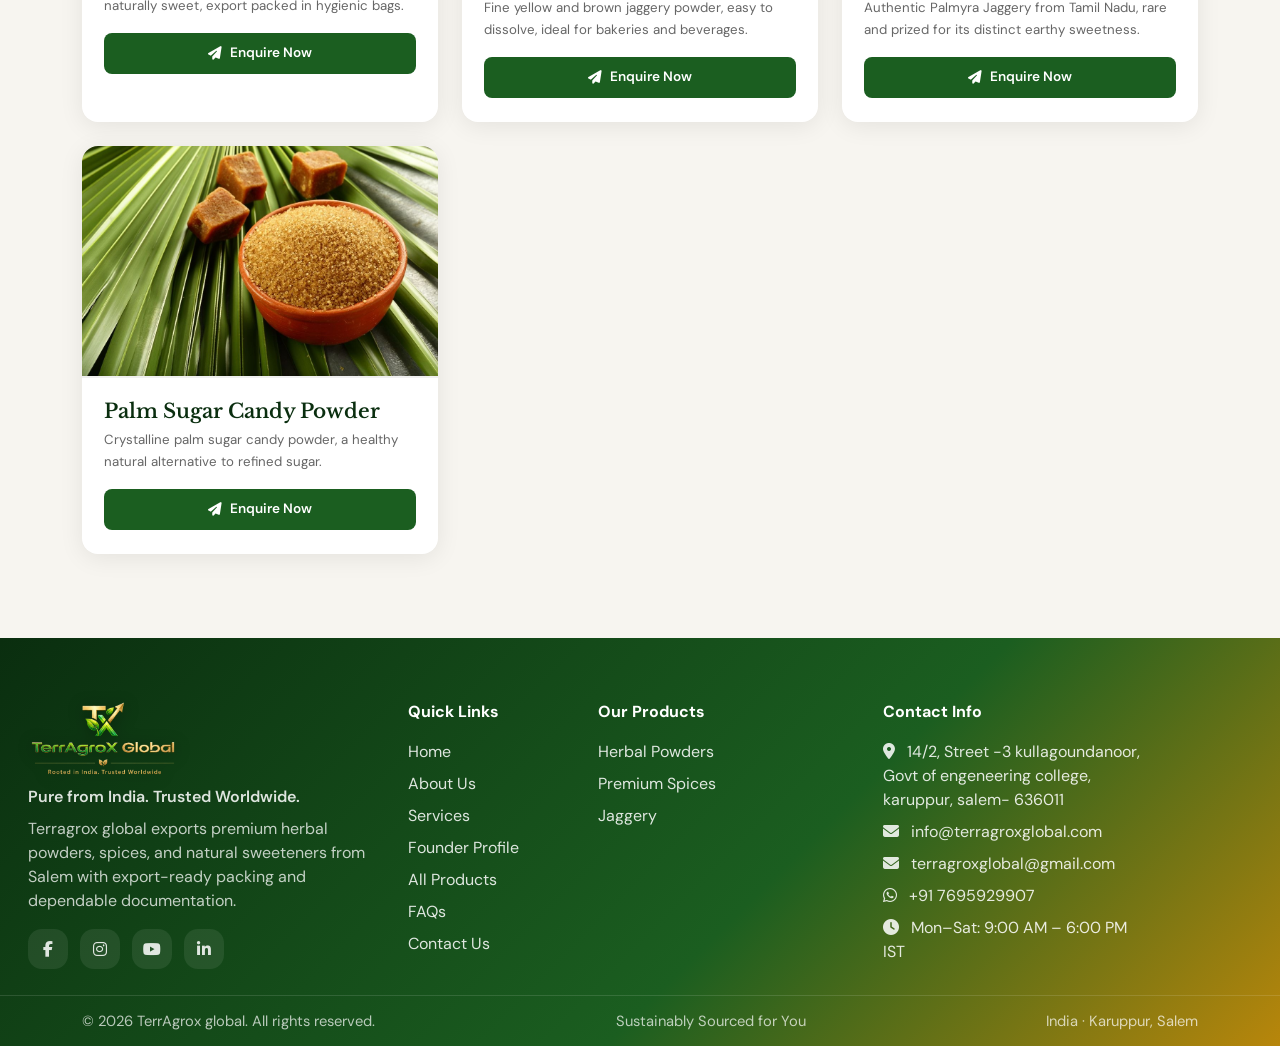
<file: jaggery.html>
<!doctype html>
<html lang="en">
  <head>
    <meta charset="utf-8" />
    <meta name="viewport" content="width=device-width, initial-scale=1" />
    <title>TerrAgrox global | Jaggery & Natural Sweeteners</title>
    <meta name="description" content="Jaggery and natural sweeteners — TerrAgrox global." />

    <link rel="preconnect" href="https://fonts.googleapis.com" />
    <link rel="preconnect" href="https://fonts.gstatic.com" crossorigin />
    <link href="https://fonts.googleapis.com/css2?family=Libre+Baskerville:ital,wght@0,400;0,700;1,400&family=DM+Sans:wght@400;500;600;700&display=swap" rel="stylesheet" />

    <link href="https://cdn.jsdelivr.net/npm/bootstrap@5.3.3/dist/css/bootstrap.min.css" rel="stylesheet" />
    <link href="https://cdnjs.cloudflare.com/ajax/libs/font-awesome/6.5.0/css/all.min.css" rel="stylesheet" />
    <link href="https://unpkg.com/aos@2.3.4/dist/aos.css" rel="stylesheet" />
    <link rel="icon" href="/favicon.ico" sizes="any" />
    <link rel="icon" type="image/png" sizes="32x32" href="assets/images/favicon-32.png" />
    <link rel="icon" type="image/png" sizes="192x192" href="assets/images/favicon-192.png" />
    <link rel="apple-touch-icon" href="assets/images/favicon-192.png" />
    <link rel="stylesheet" href="assets/css/style.css" />
  </head>

  <body data-i18n-page-title="page_title_jaggery">
    <nav class="navbar navbar-expand-lg tg-navbar">
      <div class="container">
        <a class="navbar-brand brand-logo" href="index.html" aria-label="TerrAgrox global home">
          <img src="assets/images/logo-nav.png" alt="TerrAgrox global" />
        </a>
        <button class="navbar-toggler" type="button" data-bs-toggle="collapse" data-bs-target="#mainNav" aria-controls="mainNav" aria-expanded="false" aria-label="Toggle navigation">
          <span class="navbar-toggler-icon"></span>
        </button>
        <div class="collapse navbar-collapse" id="mainNav">
          <ul class="navbar-nav ms-auto align-items-lg-center gap-lg-1">
            <li class="nav-item"><a class="nav-link" href="index.html" data-i18n="nav_home">Home</a></li>
            <li class="nav-item dropdown">
              <a class="nav-link dropdown-toggle" href="#" role="button" data-bs-toggle="dropdown" aria-expanded="false" data-i18n="nav_about">About</a>
              <ul class="dropdown-menu">
                <li><a class="dropdown-item" href="about-us.html" data-i18n="nav_company">Company</a></li>
                <li><a class="dropdown-item" href="founder.html" data-i18n="nav_founder">Founder Profile</a></li>
              </ul>
            </li>
            <li class="nav-item dropdown">
              <a class="nav-link dropdown-toggle active" href="#" role="button" data-bs-toggle="dropdown" aria-expanded="false" data-i18n="nav_products">Products</a>
              <ul class="dropdown-menu">
                <li><a class="dropdown-item" href="products.html" data-i18n="nav_all_products">All Products</a></li>
                <li><a class="dropdown-item" href="herbal-powders.html" data-i18n="nav_herbal">Herbal Powders</a></li>
                <li><a class="dropdown-item" href="spices.html" data-i18n="nav_spices">Spices</a></li>
                <li><a class="dropdown-item active" href="jaggery.html" data-i18n="nav_jaggery">Jaggery</a></li>
              </ul>
            </li>
            <li class="nav-item"><a class="nav-link" href="services.html" data-i18n="nav_services">Services</a></li>
            <li class="nav-item"><a class="nav-link" href="faq.html" data-i18n="nav_faq">FAQs</a></li>
            <li class="nav-item"><a class="nav-link" href="contact-us.html" data-i18n="nav_contact">Contact Us</a></li>
            <li class="nav-item dropdown lang-dropdown">
              <button class="nav-link dropdown-toggle d-flex align-items-center gap-2 py-lg-2" type="button" id="langBtn" data-bs-toggle="dropdown" aria-expanded="false">
                <img src="assets/img/flags/en.svg" id="activeLangFlag" alt="" width="22" height="16" />
                <span id="activeLangCode">EN</span>
              </button>
              <ul class="dropdown-menu dropdown-menu-end lang-menu" aria-labelledby="langBtn">
                <li><a class="dropdown-item lang-opt" href="#" data-lang="en" data-flag="en.svg" data-i18n="lang_en">English</a></li>
                <li><a class="dropdown-item lang-opt" href="#" data-lang="ar" data-flag="ar.svg" data-i18n="lang_ar">Arabic</a></li>
                <li><a class="dropdown-item lang-opt" href="#" data-lang="zh" data-flag="zh.svg" data-i18n="lang_zh">Chinese</a></li>
                <li><a class="dropdown-item lang-opt" href="#" data-lang="fr" data-flag="fr.svg" data-i18n="lang_fr">French</a></li>
                <li><a class="dropdown-item lang-opt" href="#" data-lang="de" data-flag="de.svg" data-i18n="lang_de">German</a></li>
                <li><a class="dropdown-item lang-opt" href="#" data-lang="es" data-flag="es.svg" data-i18n="lang_es">Spanish</a></li>
                <li><a class="dropdown-item lang-opt" href="#" data-lang="ms" data-flag="ms.svg" data-i18n="lang_ms">Malay</a></li>
                <li><a class="dropdown-item lang-opt" href="#" data-lang="hi" data-flag="hi.svg" data-i18n="lang_hi">Hindi</a></li>
                <li><a class="dropdown-item lang-opt" href="#" data-lang="ja" data-flag="ja.svg" data-i18n="lang_ja">Japanese</a></li>
                <li><a class="dropdown-item lang-opt" href="#" data-lang="pt" data-flag="pt.svg" data-i18n="lang_pt">Portuguese</a></li>
              </ul>
            </li>

            <li class="nav-item ms-lg-3">
              <a class="btn btn-whatsapp" href="contact-us.html#waContactForm">
                <i class="fa-solid fa-paper-plane me-2"></i><span data-i18n="nav_whatsapp">Get a Quote</span>
              </a>
            </li>
          </ul>
        </div>
      </div>
    </nav>

    <header class="page-hero page-hero-slider">
      <div id="pageHero" class="carousel carousel-fade slide" data-bs-ride="carousel" data-bs-interval="2500" data-bs-pause="false">
        <div class="carousel-inner">
          <div class="carousel-item active" data-bg="/assets/jaggeryfinalterra.jpeg"></div>
        </div>

        <div class="hero-caption">
          <div class="inner" data-aos="fade-up">
            <h1>Jaggery &amp; Natural Sweeteners</h1>
            <div class="hero-subtitle mt-2">Traditional · Unrefined · Pure</div>
            <nav aria-label="breadcrumb">
              <ol class="breadcrumb mt-2">
                <li class="breadcrumb-item"><a href="index.html" data-i18n="breadcrumb_home">Home</a></li>
                <li class="breadcrumb-item active" aria-current="page">Jaggery</li>
              </ol>
            </nav>
          </div>
        </div>
      </div>
    </header>

    <section class="section">
      <div class="container">
        <div class="row mb-4">
          <div class="col-12" data-aos="fade-up">
            <div class="product-highlight-card">
              <div class="row g-0 align-items-center">
                <div class="col-md-5">
                  <div class="product-highlight-img">
                    <img src="/assets/jaggery replace.jpeg" alt="Jaggery &amp; Natural Sweeteners" loading="lazy" />
                  </div>
                </div>
                <div class="col-md-7">
                  <div class="product-highlight-body">
                    <h2>Jaggery &amp; Natural Sweeteners</h2>
                    <p>Explore our range of export-ready jaggery and palm sugar products — traditional, unrefined, and naturally pure sweeteners sourced from trusted Tamil Nadu farms.</p>
                  </div>
                </div>
              </div>
            </div>
          </div>
        </div>
      </div>
    </section>

    <!-- Why Choose TerrAgrox global -->
    <section class="why-choose-section" aria-label="Why choose TerrAgrox global">
      <div class="why-choose-inner">
        <div class="why-choose-left">
          <div class="why-feature">
            <div class="why-feature-icon"><i class="fa-solid fa-seedling fa-lg"></i></div>
            <div class="why-feature-text">
              <h6>100% Pure</h6>
              <p>Nature's Flavour,nothing else</p>
            </div>
          </div>
          <div class="why-feature">
            <div class="why-feature-icon"><i class="fa-solid fa-spa fa-lg"></i></div>
            <div class="why-feature-text">
              <h6>Rich Flavour &amp; Aroma</h6>
              <p>Naturally preserved taste and fragrance.</p>
            </div>
          </div>
          <div class="why-feature">
            <div class="why-feature-icon"><i class="fa-solid fa-recycle fa-lg"></i></div>
            <div class="why-feature-text">
              <h6>Sustainably Sourced</h6>
              <p>Eco-friendly farming practices.</p>
            </div>
          </div>
        </div>
        <div class="why-choose-center">
          <div class="why-center-img">
            <img src="/assets/glass/glass jagg.png" alt="TerrAgrox global products" loading="lazy" />
          </div>
        </div>
        <div class="why-choose-right">
          <div class="why-feature">
            <div class="why-feature-icon"><i class="fa-solid fa-circle-check fa-lg"></i></div>
            <div class="why-feature-text">
              <h6>Rigorous Quality Checks</h6>
              <p>Strict purity and quality standards.</p>
            </div>
          </div>
          <div class="why-feature">
            <div class="why-feature-icon"><i class="fa-solid fa-handshake fa-lg"></i></div>
            <div class="why-feature-text">
              <h6>Ethically Produced</h6>
              <p>Supporting fair trade with farmers.</p>
            </div>
          </div>
          <div class="why-feature">
            <div class="why-feature-icon"><i class="fa-solid fa-award fa-lg"></i></div>
            <div class="why-feature-text">
              <h6>Your needs , our priority</h6>
              <p>No Compromise on buyer reqirements.</p>
            </div>
          </div>
        </div>
      </div>
    </section>

    <section class="section bg-light">
      <div class="container">
        <div class="text-center mb-4" data-aos="fade-up">
          <p class="muted mb-0">
            Our jaggery products come from traditional Tamil Nadu sugarcane and palmyra farms. Unrefined, chemical-free, and packed with natural minerals — the authentic sweetener of India for the world.
          </p>
        </div>

        <div class="row g-4 products-grid">
          <div class="col-md-6 col-lg-4" data-aos="fade-up">
            <div class="product-card h-100" data-wa-product="Jaggery – Balls" data-spec='{"cat": "Jaggery", "botanical": "Saccharum officinarum", "family": "Poaceae", "parts": "Sugarcane Juice", "form": "Solid Round Balls", "color": "Golden Brown to Dark Brown", "applications": "Natural Sweetener, Food & Beverage, Ayurvedic, Export & Bulk Trading"}'>
              <div class="product-media">
                <img src="/jaggeryballs.jpeg" alt="Jaggery Balls" />
                <div class="product-overlay">Enquire Now</div>
              </div>
              <div class="card-body">
                <h5>Jaggery – Balls</h5>
                <p class="muted mb-3">Traditional round jaggery balls, unrefined and naturally sweet, export packed in hygienic bags.</p>
              </div>
            </div>
          </div>

          <div class="col-md-6 col-lg-4" data-aos="fade-up" data-aos-delay="60">
            <div class="product-card h-100" data-wa-product="Jaggery – Powder (Yellow/Brown)" data-spec='{"cat": "Jaggery", "botanical": "Saccharum officinarum", "family": "Poaceae", "parts": "Sugarcane Juice", "form": "Powder / Granules", "color": "Yellow to Brown, Free-Flowing", "applications": "Bakeries, Beverages, Health Products, Traditional Indian Foods"}'>
              <div class="product-media">
                <img src="jaggerypowder.jpeg" alt="Jaggery Powder" />
                <div class="product-overlay">Enquire Now</div>
              </div>
              <div class="card-body">
                <h5>Jaggery – Powder (Yellow/Brown)</h5>
                <p class="muted mb-3">Fine yellow and brown jaggery powder, easy to dissolve, ideal for bakeries and beverages.</p>
              </div>
            </div>
          </div>

          <div class="col-md-6 col-lg-4" data-aos="fade-up" data-aos-delay="120">
            <div class="product-card h-100" data-wa-product="Panangkarupatti – Palmyra Jaggery" data-spec='{"cat": "Jaggery", "botanical": "Borassus flabellifer", "family": "Arecaceae", "parts": "Palmyra Palm Sap", "form": "Solid Blocks / Cakes", "color": "Dark Brown to Blackish Brown", "applications": "Natural Sweetener, Ayurvedic Preparations, Traditional Indian Foods"}'>
              <div class="product-media">
                <img src="/palmyra.jpeg" alt="Panangkarupatti" />
                <div class="product-overlay">Enquire Now</div>
              </div>
              <div class="card-body">
                <h5>Panangkarupatti – Palmyra Jaggery</h5>
                <p class="muted mb-3">Authentic Palmyra Jaggery from Tamil Nadu, rare and prized for its distinct earthy sweetness.</p>
              </div>
            </div>
          </div>

          <div class="col-md-6 col-lg-4" data-aos="fade-up">
            <div class="product-card h-100" data-wa-product="Palm Sugar Candy Powder" data-spec='{"cat": "Jaggery", "botanical": "Borassus flabellifer", "family": "Arecaceae", "parts": "Palm Sap", "form": "Powder / Crystalline Granules", "color": "Light Brown to Golden Brown", "applications": "Natural Sweetener, Food & Beverage, Health Products"}'>
              <div class="product-media">
                <img src="/palmcandy.jpeg" alt="Palm Sugar Candy Powder" />
                <div class="product-overlay">Enquire Now</div>
              </div>
              <div class="card-body">
                <h5>Palm Sugar Candy Powder</h5>
                <p class="muted mb-3">Crystalline palm sugar candy powder, a healthy natural alternative to refined sugar.</p>
              </div>
            </div>
          </div>
        </div>
      </div>
    </section>

    <footer class="footer">
      <div class="top">
        <div class="container">
          <div class="row g-4">
            <div class="col-lg-4">
              <img class="footer-logo" src="assets/images/logo.png" alt="TerrAgrox global" />
              <div class="mt-2 fw-semibold" data-i18n="footer_tagline">Pure from India. Trusted Worldwide.</div>
              <p class="mt-2 mb-3 footer-desc" data-i18n="footer_desc">
                TerrAgrox global exports premium herbal powders, spices, and natural sweeteners from Salem, Tamil Nadu — with export-ready packing and dependable documentation.
              </p>
              <div class="social">
                <a href="https://www.facebook.com/profile.php?id=61566299532104" target="_blank" rel="noopener noreferrer" aria-label="Facebook"><i class="fa-brands fa-facebook-f"></i></a>
                <a href="https://www.instagram.com/terragrox_global/?hl=en" target="_blank" rel="noopener noreferrer" aria-label="Instagram"><i class="fa-brands fa-instagram"></i></a>
                <a href="https://www.youtube.com/@terragroxglobal" target="_blank" rel="noopener noreferrer" aria-label="YouTube"><i class="fa-brands fa-youtube"></i></a>
                <a href="https://www.linkedin.com/company/terragrox-global/?viewAsMember=true" target="_blank" rel="noopener noreferrer" aria-label="LinkedIn"><i class="fa-brands fa-linkedin-in"></i></a>
              </div>
            </div>
            <div class="col-lg-2">
              <div class="fw-bold text-white mb-3" data-i18n="footer_quick_links">Quick Links</div>
              <ul class="list-unstyled mb-0">
                <li class="mb-2"><a href="index.html" data-i18n="nav_home">Home</a></li>
                <li class="mb-2"><a href="about-us.html" data-i18n="footer_about">About Us</a></li>
                <li class="mb-2"><a href="services.html" data-i18n="nav_services">Services</a></li>
                <li class="mb-2"><a href="founder.html" data-i18n="nav_founder">Founder Profile</a></li>
                <li class="mb-2"><a href="products.html" data-i18n="nav_all_products">All Products</a></li>
                <li class="mb-2"><a href="faq.html" data-i18n="nav_faq">FAQs</a></li>
                <li class="mb-2"><a href="contact-us.html" data-i18n="nav_contact">Contact Us</a></li>
              </ul>
            </div>
            <div class="col-lg-3">
              <div class="fw-bold text-white mb-3" data-i18n="footer_our_products">Our Products</div>
              <ul class="list-unstyled mb-0">
                <li class="mb-2"><a href="herbal-powders.html" data-i18n="nav_herbal">Herbal Powders</a></li>
                <li class="mb-2"><a href="spices.html" data-i18n="footer_premium_spices">Premium Spices</a></li>
                <li class="mb-2"><a href="jaggery.html" data-i18n="nav_jaggery">Jaggery</a></li>
              </ul>
            </div>
            <div class="col-lg-3">
              <div class="fw-bold text-white mb-3" data-i18n="footer_contact_info">Contact Info</div>
              <ul class="list-unstyled mb-0">
                <li class="mb-2"><i class="fa-solid fa-location-dot me-2"></i> 14/2, Street -3 kullagoundanoor, Govt of engeneering college, karuppur, salem- 636011</li>
                <li class="mb-2"><i class="fa-solid fa-envelope me-2"></i> <a href="mailto:info@terragroxglobal.com">info@terragroxglobal.com</a></li>
                <li class="mb-2"><i class="fa-solid fa-envelope me-2"></i> <a href="mailto:terragroxglobal@gmail.com">terragroxglobal@gmail.com</a></li>
                <li class="mb-2"><i class="fa-brands fa-whatsapp me-2"></i> <a href="https://wa.me/917695929907" target="_blank" rel="noopener noreferrer">+91 7695929907</a></li>
                <li class="mb-0"><i class="fa-solid fa-clock me-2"></i> <span data-i18n="footer_hours">Mon–Sat: 9:00 AM – 6:00 PM IST</span></li>
              </ul>
            </div>
          </div>
        </div>
      </div>
      <div class="bottom">
        <div class="container d-flex flex-column flex-md-row justify-content-between gap-2">
          <div>© <span id="year"></span> TerrAgrox global. All rights reserved.</div>
                    <div>Sustainably Sourced for You</div>
          <div>India · Karuppur, Salem</div>
        </div>
      </div>
    </footer>

    <a class="whatsapp-float" href="https://wa.me/917695929907" target="_blank" rel="noopener noreferrer" aria-label="Chat on WhatsApp">
      <i class="fa-brands fa-whatsapp fa-lg"></i>
    </a>
    <button id="backToTop" class="back-to-top" type="button" aria-label="Back to top"><i class="fa-solid fa-arrow-up"></i></button>

    <script src="https://cdn.jsdelivr.net/npm/bootstrap@5.3.3/dist/js/bootstrap.bundle.min.js"></script>
    <script src="https://unpkg.com/aos@2.3.4/dist/aos.js"></script>
    <script src="assets/js/main.js"></script>
  </body>
</html>
</file>
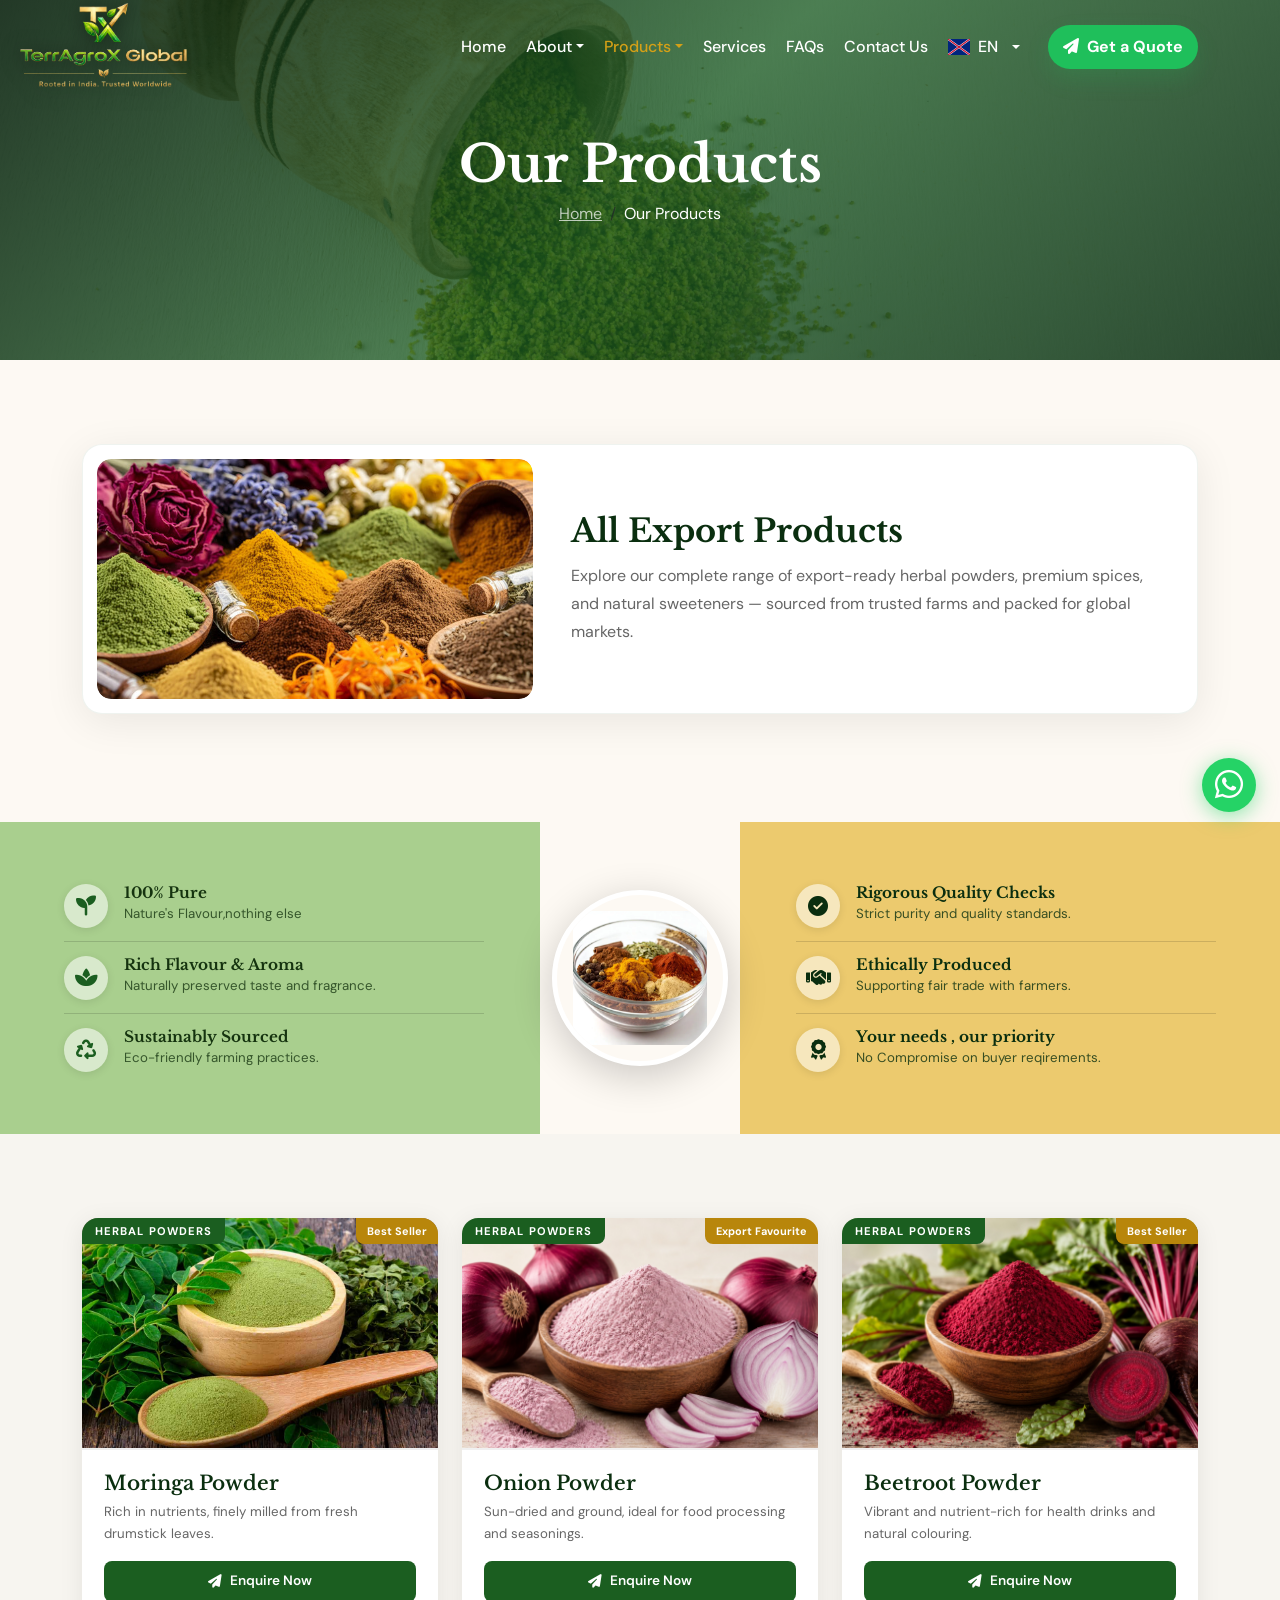
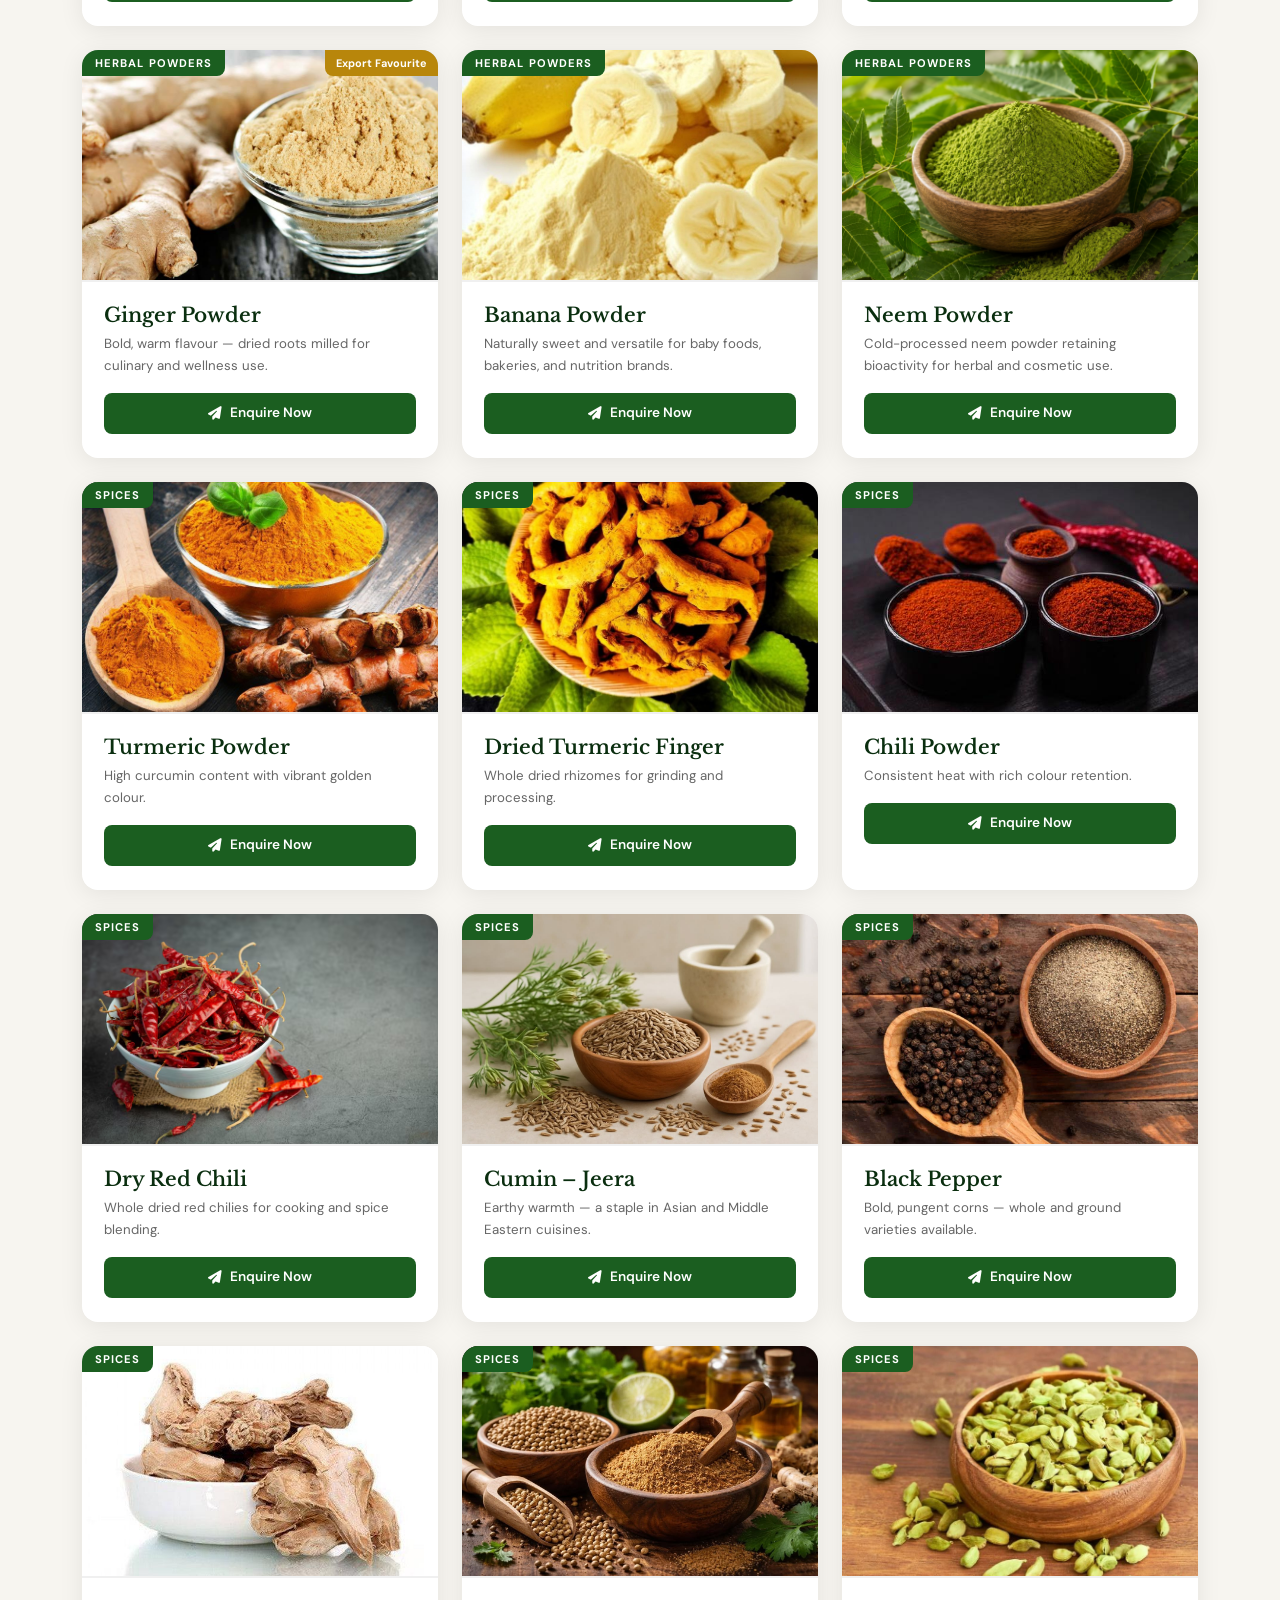
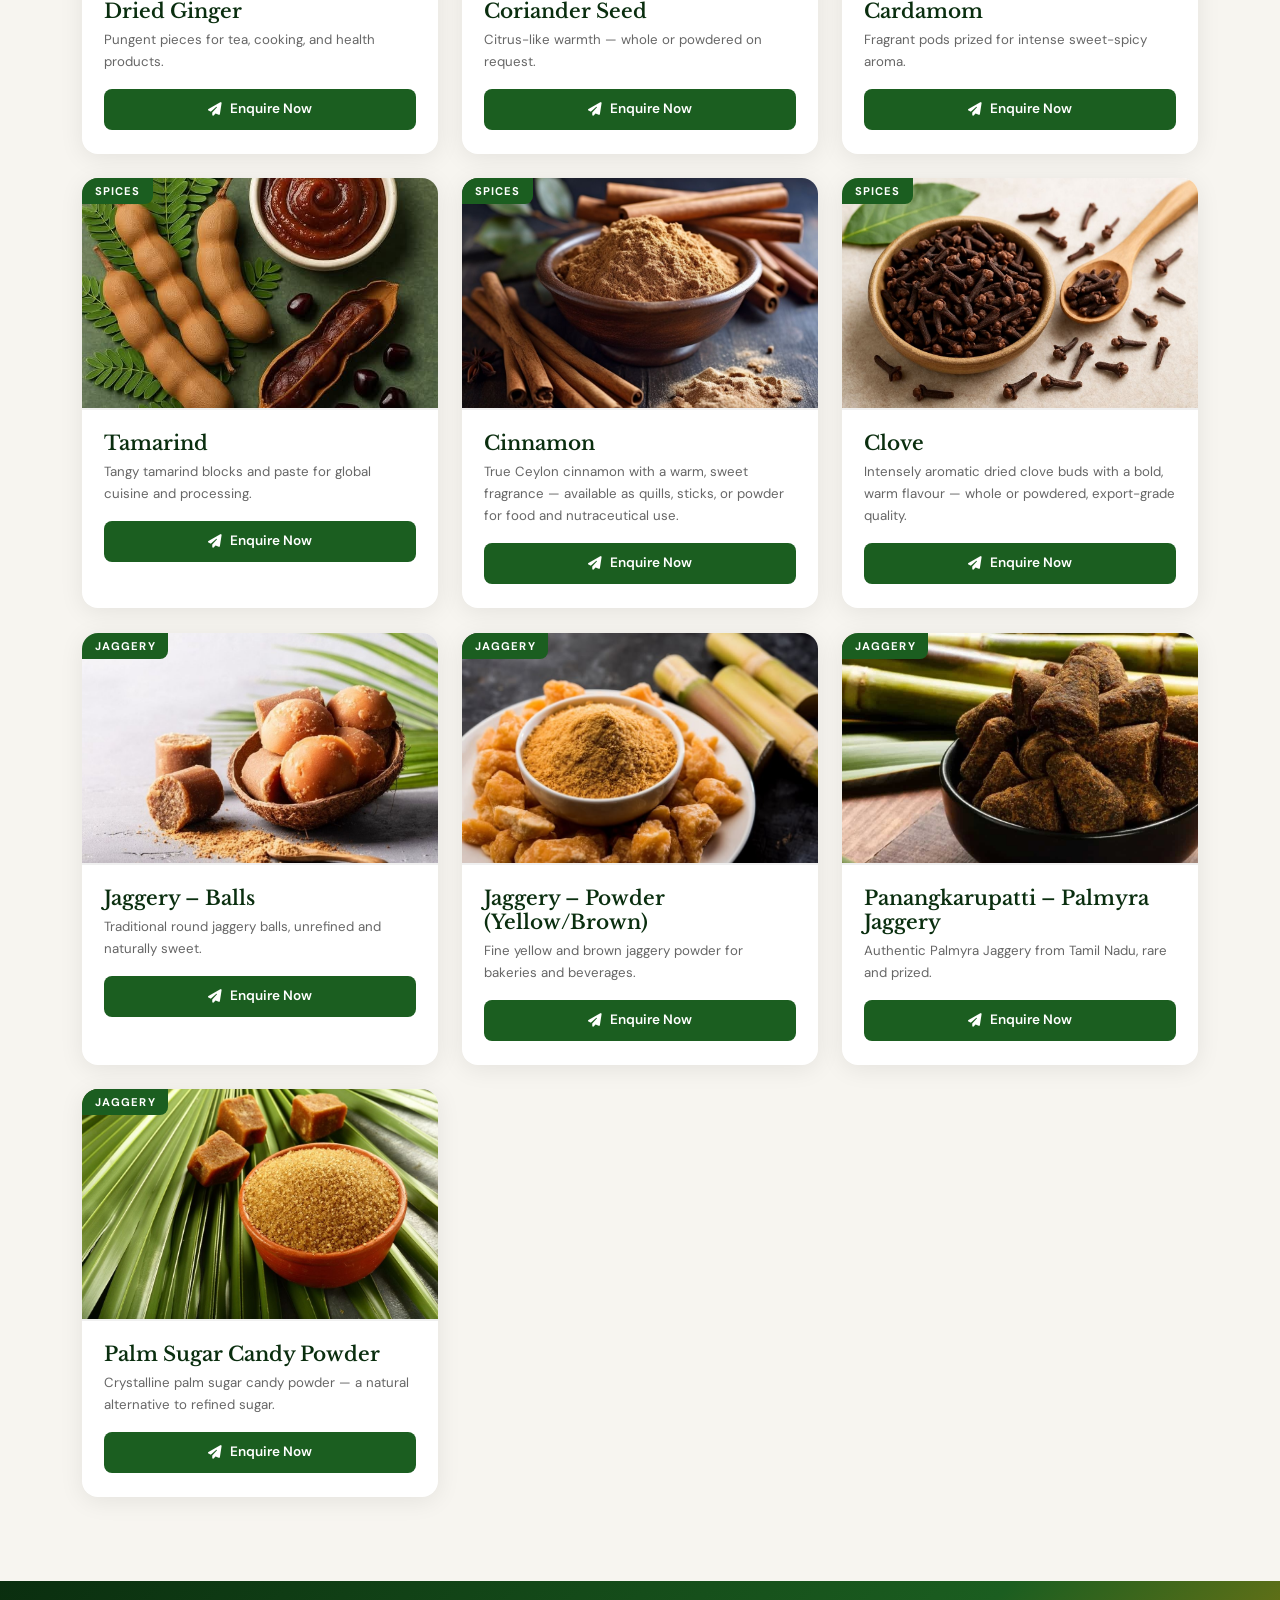
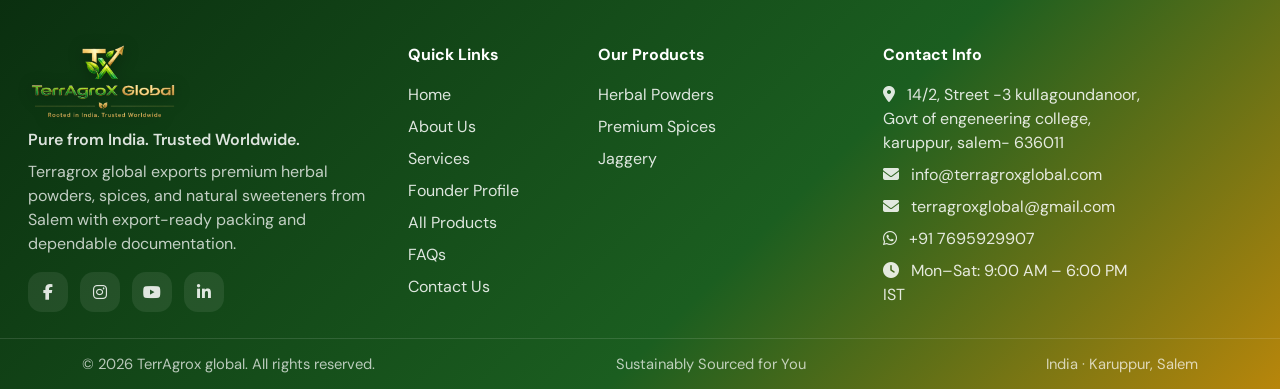
<file: products.html>
<!doctype html>
<html lang="en">
  <head>
    <meta charset="utf-8" />
    <meta name="viewport" content="width=device-width, initial-scale=1" />
    <title>TerrAgrox global | Our Products</title>
    <meta name="description" content="All export products — TerrAgrox global." />

    <link rel="preconnect" href="https://fonts.googleapis.com" />
    <link rel="preconnect" href="https://fonts.gstatic.com" crossorigin />
    <link href="https://fonts.googleapis.com/css2?family=Libre+Baskerville:ital,wght@0,400;0,700;1,400&family=DM+Sans:wght@400;500;600;700&display=swap" rel="stylesheet" />

    <link href="https://cdn.jsdelivr.net/npm/bootstrap@5.3.3/dist/css/bootstrap.min.css" rel="stylesheet" />
    <link href="https://cdnjs.cloudflare.com/ajax/libs/font-awesome/6.5.0/css/all.min.css" rel="stylesheet" />
    <link href="https://unpkg.com/aos@2.3.4/dist/aos.css" rel="stylesheet" />
    <link rel="icon" href="/favicon.ico" sizes="any" />
    <link rel="icon" type="image/png" sizes="32x32" href="assets/images/favicon-32.png" />
    <link rel="icon" type="image/png" sizes="192x192" href="assets/images/favicon-192.png" />
    <link rel="apple-touch-icon" href="assets/images/favicon-192.png" />
    <link rel="stylesheet" href="assets/css/style.css" />
  </head>

  <body data-i18n-page-title="page_title_products">
    <nav class="navbar navbar-expand-lg tg-navbar">
      <div class="container">
        <a class="navbar-brand brand-logo" href="index.html" aria-label="TerrAgrox global home">
          <img src="assets/images/logo-nav.png" alt="TerrAgrox global" />
        </a>
        <button class="navbar-toggler" type="button" data-bs-toggle="collapse" data-bs-target="#mainNav" aria-controls="mainNav" aria-expanded="false" aria-label="Toggle navigation">
          <span class="navbar-toggler-icon"></span>
        </button>
        <div class="collapse navbar-collapse" id="mainNav">
          <ul class="navbar-nav ms-auto align-items-lg-center gap-lg-1">
            <li class="nav-item"><a class="nav-link" href="index.html" data-i18n="nav_home">Home</a></li>
            <li class="nav-item dropdown">
              <a class="nav-link dropdown-toggle" href="#" role="button" data-bs-toggle="dropdown" aria-expanded="false" data-i18n="nav_about">About</a>
              <ul class="dropdown-menu">
                <li><a class="dropdown-item" href="about-us.html" data-i18n="nav_company">Company</a></li>
                <li><a class="dropdown-item" href="founder.html" data-i18n="nav_founder">Founder Profile</a></li>
              </ul>
            </li>
            <li class="nav-item dropdown">
              <a class="nav-link dropdown-toggle active" href="#" role="button" data-bs-toggle="dropdown" aria-expanded="false" data-i18n="nav_products">Products</a>
              <ul class="dropdown-menu">
                <li><a class="dropdown-item active" href="products.html" data-i18n="nav_all_products">All Products</a></li>
                <li><a class="dropdown-item" href="herbal-powders.html" data-i18n="nav_herbal">Herbal Powders</a></li>
                <li><a class="dropdown-item" href="spices.html" data-i18n="nav_spices">Spices</a></li>
                <li><a class="dropdown-item" href="jaggery.html" data-i18n="nav_jaggery">Jaggery</a></li>
              </ul>
            </li>
            <li class="nav-item"><a class="nav-link" href="services.html" data-i18n="nav_services">Services</a></li>
            <li class="nav-item"><a class="nav-link" href="faq.html" data-i18n="nav_faq">FAQs</a></li>
            <li class="nav-item"><a class="nav-link" href="contact-us.html" data-i18n="nav_contact">Contact Us</a></li>
            <li class="nav-item dropdown lang-dropdown">
              <button class="nav-link dropdown-toggle d-flex align-items-center gap-2 py-lg-2" type="button" id="langBtn" data-bs-toggle="dropdown" aria-expanded="false">
                <img src="assets/img/flags/en.svg" id="activeLangFlag" alt="" width="22" height="16" />
                <span id="activeLangCode">EN</span>
              </button>
              <ul class="dropdown-menu dropdown-menu-end lang-menu" aria-labelledby="langBtn">
                <li><a class="dropdown-item lang-opt" href="#" data-lang="en" data-flag="en.svg" data-i18n="lang_en">English</a></li>
                <li><a class="dropdown-item lang-opt" href="#" data-lang="ar" data-flag="ar.svg" data-i18n="lang_ar">Arabic</a></li>
                <li><a class="dropdown-item lang-opt" href="#" data-lang="zh" data-flag="zh.svg" data-i18n="lang_zh">Chinese</a></li>
                <li><a class="dropdown-item lang-opt" href="#" data-lang="fr" data-flag="fr.svg" data-i18n="lang_fr">French</a></li>
                <li><a class="dropdown-item lang-opt" href="#" data-lang="de" data-flag="de.svg" data-i18n="lang_de">German</a></li>
                <li><a class="dropdown-item lang-opt" href="#" data-lang="es" data-flag="es.svg" data-i18n="lang_es">Spanish</a></li>
                <li><a class="dropdown-item lang-opt" href="#" data-lang="ms" data-flag="ms.svg" data-i18n="lang_ms">Malay</a></li>
                <li><a class="dropdown-item lang-opt" href="#" data-lang="hi" data-flag="hi.svg" data-i18n="lang_hi">Hindi</a></li>
                <li><a class="dropdown-item lang-opt" href="#" data-lang="ja" data-flag="ja.svg" data-i18n="lang_ja">Japanese</a></li>
                <li><a class="dropdown-item lang-opt" href="#" data-lang="pt" data-flag="pt.svg" data-i18n="lang_pt">Portuguese</a></li>
              </ul>
            </li>

            <li class="nav-item ms-lg-3">
              <a class="btn btn-whatsapp" href="contact-us.html#waContactForm">
                <i class="fa-solid fa-paper-plane me-2"></i><span data-i18n="nav_whatsapp">Get a Quote</span>
              </a>
            </li>
          </ul>
        </div>
      </div>
    </nav>

    <header class="page-hero page-hero-slider">
      <div id="pageHero" class="carousel carousel-fade slide" data-bs-ride="carousel" data-bs-interval="2500" data-bs-pause="false">
        <div class="carousel-inner">
          <div class="carousel-item active" data-bg="assets/images/image%201.jpg"></div>
          <div class="carousel-item" data-bg="assets/images/image%202.jpeg"></div>
          <div class="carousel-item" data-bg="assets/images/image%205.jpg"></div>
          <div class="carousel-item" data-bg="assets/images/image%205.jpg"></div>
          <div class="carousel-item" data-bg="assets/images/image%206.avif"></div>
          <div class="carousel-item" data-bg="assets/images/image%207.webp"></div>
        </div>

        <div class="hero-caption">
          <div class="inner" data-aos="fade-up">
            <h1>Our Products</h1>
            <nav aria-label="breadcrumb">
              <ol class="breadcrumb">
                <li class="breadcrumb-item"><a href="index.html" data-i18n="breadcrumb_home">Home</a></li>
                <li class="breadcrumb-item active" aria-current="page">Our Products</li>
              </ol>
            </nav>
          </div>
        </div>
      </div>
    </header>

    <section class="section">
      <div class="container">
        <div class="row mb-4">
          <div class="col-12" data-aos="fade-up">
            <div class="product-highlight-card">
              <div class="row g-0 align-items-center">
                <div class="col-md-5">
                  <div class="product-highlight-img">
                    <img id="productIntroImg" src="assets/images/image%205.jpg" alt="TerrAgrox global products" loading="lazy" />
                  </div>
                </div>
                <div class="col-md-7">
                  <div class="product-highlight-body">
                    <h2 id="productIntroTitle">All Export Products</h2>
                    <p id="productIntroText">Explore our complete range of export-ready herbal powders, premium spices, and natural sweeteners — sourced from trusted farms and packed for global markets.</p>
                  </div>
                </div>
              </div>
            </div>
          </div>
        </div>
      </div>
    </section>

    <!-- Why Choose TerrAgrox global -->
    <section class="why-choose-section" aria-label="Why choose TerrAgrox global">
      <div class="why-choose-inner">
        <div class="why-choose-left">
          <div class="why-feature">
            <div class="why-feature-icon"><i class="fa-solid fa-seedling fa-lg"></i></div>
            <div class="why-feature-text">
              <h6>100% Pure</h6>
              <p>Nature's Flavour,nothing else</p>
            </div>
          </div>
          <div class="why-feature">
            <div class="why-feature-icon"><i class="fa-solid fa-spa fa-lg"></i></div>
            <div class="why-feature-text">
              <h6>Rich Flavour &amp; Aroma</h6>
              <p>Naturally preserved taste and fragrance.</p>
            </div>
          </div>
          <div class="why-feature">
            <div class="why-feature-icon"><i class="fa-solid fa-recycle fa-lg"></i></div>
            <div class="why-feature-text">
              <h6>Sustainably Sourced</h6>
              <p>Eco-friendly farming practices.</p>
            </div>
          </div>
        </div>
        <div class="why-choose-center">
          <div class="why-center-img">
            <img src="assets/glass/glass products.webp" alt="TerrAgrox global products" loading="lazy" />
          </div>
        </div>
        <div class="why-choose-right">
          <div class="why-feature">
            <div class="why-feature-icon"><i class="fa-solid fa-circle-check fa-lg"></i></div>
            <div class="why-feature-text">
              <h6>Rigorous Quality Checks</h6>
              <p>Strict purity and quality standards.</p>
            </div>
          </div>
          <div class="why-feature">
            <div class="why-feature-icon"><i class="fa-solid fa-handshake fa-lg"></i></div>
            <div class="why-feature-text">
              <h6>Ethically Produced</h6>
              <p>Supporting fair trade with farmers.</p>
            </div>
          </div>
          <div class="why-feature">
            <div class="why-feature-icon"><i class="fa-solid fa-award fa-lg"></i></div>
            <div class="why-feature-text">
              <h6>Your needs , our priority</h6>
              <p>No Compromise on buyer reqirements.</p>
            </div>
          </div>
        </div>
      </div>
    </section>

    <section class="section bg-light">
      <div class="container">
        <div class="row g-4">
          <!-- Content -->
          <div class="col-lg-12">

            <div class="row g-4 products-grid">
          <!-- Herbal & Superfood Powders (6) -->
          <div class="col-md-6 col-lg-4" data-cat="herbal" data-aos="fade-up">
            <div class="product-card h-100" data-wa-product="Moringa Powder" data-spec='{"cat": "Herbal", "botanical": "Moringa oleifera", "family": "Moringaceae", "parts": "Leaf", "form": "Powder", "color": "Green Colored Powder", "mesh": "60–80 mesh", "applications": "Nutraceuticals, Herbal Teas, Capsules & Tablets, Energy Bars, RTDs"}'>
              <div class="product-media">
                <img src="assets/herbal/moringa.png" alt="Moringa Powder" />
                <div class="product-overlay">Enquire Now</div>
              </div>
              <div class="card-body">
                <div class="d-flex justify-content-between align-items-center mb-2">
                  <span class="pill cat">Herbal Powders</span><span class="pill best">Best Seller</span>
                </div>
                <h5>Moringa Powder</h5>
                <p class="muted mb-3">Rich in nutrients, finely milled from fresh drumstick leaves.</p>
              </div>
            </div>
          </div>

          <div class="col-md-6 col-lg-4" data-cat="herbal" data-aos="fade-up" data-aos-delay="60">
            <div class="product-card h-100" data-wa-product="Onion Powder" data-spec='{"cat": "Herbal", "botanical": "Allium cepa", "family": "Genus Allium", "parts": "Whole Onion", "form": "Powder", "color": "Bright White – Gentle Amber", "mesh": "60–80 mesh", "applications": "Nutraceuticals, Cosmetics, Herbal Teas, Capsules, Functional Foods"}'>
              <div class="product-media">
                <img src="/assets/powders/onionfinal.jpeg" alt="Onion Powder" />
                <div class="product-overlay">Enquire Now</div>
              </div>
              <div class="card-body">
                <div class="d-flex justify-content-between align-items-center mb-2">
                  <span class="pill cat">Herbal Powders</span><span class="pill best">Export Favourite</span>
                </div>
                <h5>Onion Powder</h5>
                <p class="muted mb-3">Sun-dried and ground, ideal for food processing and seasonings.</p>
              </div>
            </div>
          </div>

          <div class="col-md-6 col-lg-4" data-cat="herbal" data-aos="fade-up" data-aos-delay="120">
            <div class="product-card h-100" data-wa-product="Beetroot Powder" data-spec='{"cat": "Herbal", "botanical": "Beta vulgaris", "family": "Beta vulgaris", "parts": "Beetroot", "form": "Powder", "color": "Red color Powder", "mesh": "60–80 mesh", "applications": "Nutraceuticals, Cosmetics, Herbal Teas, Capsules, Functional Foods"}'>
              <div class="product-media">
                <img src="/assets/powders/beetrootfinal.jpeg" alt="Beetroot Powder" />
                <div class="product-overlay">Enquire Now</div>
              </div>
              <div class="card-body">
                <div class="d-flex justify-content-between align-items-center mb-2">
                  <span class="pill cat">Herbal Powders</span><span class="pill best">Best Seller</span>
                </div>
                <h5>Beetroot Powder</h5>
                <p class="muted mb-3">Vibrant and nutrient-rich for health drinks and natural colouring.</p>
              </div>
            </div>
          </div>

          <div class="col-md-6 col-lg-4" data-cat="herbal" data-aos="fade-up">
            <div class="product-card h-100" data-wa-product="Ginger Powder" data-spec='{"cat": "Herbal", "botanical": "Zingiber officinale", "family": "Zingiberaceae", "parts": "Ginger Root", "form": "Powder", "color": "Yellowish Brown", "mesh": "60–80 mesh", "applications": "Nutraceuticals, Herbal Teas, Capsules & Tablets, Energy Bars, RTDs"}'>
              <div class="product-media">
                <img src="assets/herbal/ginger.jpg" alt="Ginger Powder" />
                <div class="product-overlay">Enquire Now</div>
              </div>
              <div class="card-body">
                <div class="d-flex justify-content-between align-items-center mb-2">
                  <span class="pill cat">Herbal Powders</span><span class="pill best">Export Favourite</span>
                </div>
                <h5>Ginger Powder</h5>
                <p class="muted mb-3">Bold, warm flavour — dried roots milled for culinary and wellness use.</p>
              </div>
            </div>
          </div>

          <div class="col-md-6 col-lg-4" data-cat="herbal" data-aos="fade-up" data-aos-delay="60">
            <div class="product-card h-100" data-wa-product="Banana Powder" data-spec='{"cat": "Herbal", "botanical": "Musa paradisiaca", "family": "Musaceae", "parts": "Fruit", "form": "Powder", "color": "Off White to Yellow", "mesh": "60–80 mesh", "applications": "Nutraceuticals, Baby Foods, Bakeries, Nutrition Brands"}'>
              <div class="product-media">
                <img src="assets/herbal/banana.jpg" alt="Banana Powder" />
                <div class="product-overlay">Enquire Now</div>
              </div>
              <div class="card-body">
                <span class="pill cat mb-2">Herbal Powders</span>
                <h5>Banana Powder</h5>
                <p class="muted mb-3">Naturally sweet and versatile for baby foods, bakeries, and nutrition brands.</p>
              </div>
            </div>
          </div>

          <div class="col-md-6 col-lg-4" data-cat="herbal" data-aos="fade-up" data-aos-delay="120">
            <div class="product-card h-100" data-wa-product="Neem Powder" data-spec='{"cat": "Herbal", "botanical": "Azadirachta indica", "family": "Meliaceae", "parts": "Leaves", "form": "Powder", "color": "Green Color", "mesh": "60–80 mesh", "applications": "Nutraceuticals, Cosmetics, Herbal Supplements"}'>
              <div class="product-media">
                <img src="/assets/powders/neemfinal.jpeg" alt="Neem Powder" />
                <div class="product-overlay">Enquire Now</div>
              </div>
              <div class="card-body">
                <span class="pill cat mb-2">Herbal Powders</span>
                <h5>Neem Powder</h5>
                <p class="muted mb-3">Cold-processed neem powder retaining bioactivity for herbal and cosmetic use.</p>
              </div>
            </div>
          </div>

          <!-- Spices (10) -->
          <div class="col-md-6 col-lg-4" data-cat="spices" data-aos="fade-up">
            <div class="product-card h-100" data-wa-product="Turmeric Powder" data-spec='{"cat": "Spices", "botanical": "Curcuma longa", "family": "Zingiberaceae", "parts": "Root", "form": "Powder", "color": "Yellow color", "applications": "Nutraceuticals, Food Manufacturing, Export & Bulk Trading"}'>
              <div class="product-media">
                <img src="assets/spices/turmericpowderfinal.jpeg" alt="Turmeric Powder" />
                <div class="product-overlay">Enquire Now</div>
              </div>
              <div class="card-body">
                <span class="pill cat mb-2">Spices</span>
                <h5>Turmeric Powder</h5>
                <p class="muted mb-3">High curcumin content with vibrant golden colour.</p>
              </div>
            </div>
          </div>

          <div class="col-md-6 col-lg-4" data-cat="spices" data-aos="fade-up" data-aos-delay="60">
            <div class="product-card h-100" data-wa-product="Dried Turmeric Finger" data-spec='{"cat": "Spices", "botanical": "Curcuma longa", "family": "Zingiberaceae", "parts": "Rhizome", "form": "Whole Dried Fingers", "color": "Natural Yellow to Deep Orange Yellow", "applications": "Nutraceuticals, Food & Beverages, Export & Bulk Trading"}'>
              <div class="product-media">
                <img src="/assets/spices/gingerfinal.jpeg" alt="Dried Turmeric Finger" />
                <div class="product-overlay">Enquire Now</div>
              </div>
              <div class="card-body">
                <span class="pill cat mb-2">Spices</span>
                <h5>Dried Turmeric Finger</h5>
                <p class="muted mb-3">Whole dried rhizomes for grinding and processing.</p>
              </div>
            </div>
          </div>

          <div class="col-md-6 col-lg-4" data-cat="spices" data-aos="fade-up" data-aos-delay="120">
            <div class="product-card h-100" data-wa-product="Chili Powder" data-spec='{"cat": "Spices", "botanical": "Capsicum annuum", "family": "Solanaceae", "parts": "Chilli Pod", "form": "Powder", "color": "Dark Red Color Powder", "mesh": "60–80 mesh", "applications": "Nutraceuticals, Food & Beverages, Export & Bulk Trading"}'>
              <div class="product-media">
                <img src="assets/spices/chili-powder.jpg" alt="Chili Powder" />
                <div class="product-overlay">Enquire Now</div>
              </div>
              <div class="card-body">
                <span class="pill cat mb-2">Spices</span>
                <h5>Chili Powder</h5>
                <p class="muted mb-3">Consistent heat with rich colour retention.</p>
              </div>
            </div>
          </div>

          <div class="col-md-6 col-lg-4" data-cat="spices" data-aos="fade-up">
            <div class="product-card h-100" data-wa-product="Dry Red Chili" data-spec='{"cat": "Spices", "botanical": "Capsicum annuum", "family": "Solanaceae", "parts": "Dried Mature Chili Pods", "form": "Whole / Dried", "color": "Deep Red to Dark Red", "applications": "Cooking, Spice Blending, Food Processing, Export & Bulk Trading"}'>
              <div class="product-media">
                <img src="assets/spices/dry-red-chili.avif" alt="Dry Red Chili" />
                <div class="product-overlay">Enquire Now</div>
              </div>
              <div class="card-body">
                <span class="pill cat mb-2">Spices</span>
                <h5>Dry Red Chili</h5>
                <p class="muted mb-3">Whole dried red chilies for cooking and spice blending.</p>
              </div>
            </div>
          </div>

          <div class="col-md-6 col-lg-4" data-cat="spices" data-aos="fade-up" data-aos-delay="60">
            <div class="product-card h-100" data-wa-product="Cumin – Jeera" data-spec='{"cat": "Spices", "botanical": "Cuminum cyminum", "family": "Apiaceae", "parts": "Dried Seeds", "form": "Whole Seeds / Powder", "color": "Brown to Light Brown", "applications": "Nutraceuticals, Food & Beverages, Export & Bulk Trading"}'>
              <div class="product-media">
                <img src="/assets/spices/jeerafinal.jpeg" alt="Cumin – Jeera" />
                <div class="product-overlay">Enquire Now</div>
              </div>
              <div class="card-body">
                <span class="pill cat mb-2">Spices</span>
                <h5>Cumin – Jeera</h5>
                <p class="muted mb-3">Earthy warmth — a staple in Asian and Middle Eastern cuisines.</p>
              </div>
            </div>
          </div>

          <div class="col-md-6 col-lg-4" data-cat="spices" data-aos="fade-up" data-aos-delay="120">
            <div class="product-card h-100" data-wa-product="Black Pepper" data-spec='{"cat": "Spices", "botanical": "Piper nigrum", "family": "Piperaceae", "parts": "Dried Pepper Berries", "form": "Whole / Powder", "color": "Dark Black to Brownish Black", "applications": "Nutraceuticals, Food & Beverages, Export & Bulk Trading"}'>
              <div class="product-media">
                <img src="/assets/spices/pepperfinal.jpeg" alt="Black Pepper" />
                <div class="product-overlay">Enquire Now</div>
              </div>
              <div class="card-body">
                <span class="pill cat mb-2">Spices</span>
                <h5>Black Pepper</h5>
                <p class="muted mb-3">Bold, pungent corns — whole and ground varieties available.</p>
              </div>
            </div>
          </div>

          <div class="col-md-6 col-lg-4" data-cat="spices" data-aos="fade-up">
            <div class="product-card h-100" data-wa-product="Dried Ginger" data-spec='{"cat": "Spices", "botanical": "Zingiber officinale", "family": "Zingiberaceae", "parts": "Dried Rhizome", "form": "Whole / Sliced / Powder", "color": "Light Brown to Beige", "applications": "Tea, Cooking, Health Products, Export & Bulk Trading"}'>
              <div class="product-media">
                <img src="assets/spices/dried-ginger.jpg" alt="Dried Ginger" />
                <div class="product-overlay">Enquire Now</div>
              </div>
              <div class="card-body">
                <span class="pill cat mb-2">Spices</span>
                <h5>Dried Ginger</h5>
                <p class="muted mb-3">Pungent pieces for tea, cooking, and health products.</p>
              </div>
            </div>
          </div>

          <div class="col-md-6 col-lg-4" data-cat="spices" data-aos="fade-up" data-aos-delay="60">
            <div class="product-card h-100" data-wa-product="Coriander Seed" data-spec='{"cat": "Spices", "botanical": "Coriandrum sativum", "family": "Apiaceae", "parts": "Dried Seeds", "form": "Whole Seeds / Powder", "color": "Light Brown to Yellowish Brown", "applications": "Nutraceuticals, Food & Beverages, Export & Bulk Trading"}'>
              <div class="product-media">
                <img src="/assets/spices/corianderfinal.jpeg" alt="Coriander Seed" />
                <div class="product-overlay">Enquire Now</div>
              </div>
              <div class="card-body">
                <span class="pill cat mb-2">Spices</span>
                <h5>Coriander Seed</h5>
                <p class="muted mb-3">Citrus-like warmth — whole or powdered on request.</p>
              </div>
            </div>
          </div>

          <div class="col-md-6 col-lg-4" data-cat="spices" data-aos="fade-up" data-aos-delay="120">
            <div class="product-card h-100" data-wa-product="Cardamom" data-spec='{"cat": "Spices", "botanical": "Elettaria cardamomum", "family": "Zingiberaceae", "parts": "Dried Seed Pods", "form": "Whole Pods / Seeds / Powder", "color": "Green to Light Green Pods", "applications": "Food & Beverages, Herbal Teas, Nutraceuticals, Export & Bulk Trading"}'>
              <div class="product-media">
                <img src="/assets/spices/elachifinal.jpeg" alt="Cardamom" />
                <div class="product-overlay">Enquire Now</div>
              </div>
              <div class="card-body">
                <span class="pill cat mb-2">Spices</span>
                <h5>Cardamom</h5>
                <p class="muted mb-3">Fragrant pods prized for intense sweet-spicy aroma.</p>
              </div>
            </div>
          </div>

          <div class="col-md-6 col-lg-4" data-cat="spices" data-aos="fade-up">
            <div class="product-card h-100" data-wa-product="Tamarind" data-spec='{"cat": "Spices", "botanical": "Tamarindus indica", "family": "Fabaceae", "parts": "Fruit Pulp", "form": "Whole / Pulp / Paste / Concentrate", "color": "Dark Brown, Sticky Fibrous", "applications": "Global Cuisine, Food Processing, Nutraceuticals, Export & Bulk Trading"}'>
              <div class="product-media">
                <img src="/assets/spices/tamarindfinal.jpeg" alt="Tamarind" />
                <div class="product-overlay">Enquire Now</div>
              </div>
              <div class="card-body">
                <span class="pill cat mb-2">Spices</span>
                <h5>Tamarind</h5>
                <p class="muted mb-3">Tangy tamarind blocks and paste for global cuisine and processing.</p>
              </div>
            </div>
          </div>

          <div class="col-md-6 col-lg-4" data-cat="spices" data-aos="fade-up" data-aos-delay="60">
            <div class="product-card h-100" data-wa-product="Cinnamon" data-spec='{"cat": "Spices", "botanical": "Cinnamomum verum", "family": "Lauraceae", "parts": "Dried Inner Bark", "form": "Quills / Sticks / Powder", "color": "Light Brown to Reddish Brown, Thin Rolled Bark, Sweet Aromatic Fragrance", "applications": "Nutraceuticals, Cosmetics, Herbal Teas, Capsules, Tablets, Functional foods & beverages, Export & Bulk Trading Markets"}'>
              <div class="product-media">
                <img src="/assets/spices/cinnamonfinal.jpeg" alt="Cinnamon" />
                <div class="product-overlay">Enquire Now</div>
              </div>
              <div class="card-body">
                <span class="pill cat mb-2">Spices</span>
                <h5>Cinnamon</h5>
                <p class="muted mb-3">True Ceylon cinnamon with a warm, sweet fragrance — available as quills, sticks, or powder for food and nutraceutical use.</p>
              </div>
            </div>
          </div>

          <div class="col-md-6 col-lg-4" data-cat="spices" data-aos="fade-up" data-aos-delay="120">
            <div class="product-card h-100" data-wa-product="Clove" data-spec='{"cat": "Spices", "botanical": "Syzygium aromaticum", "family": "Myrtaceae", "parts": "Dried Flower Buds", "form": "Whole / Powder", "color": "Dark Brown to Reddish Brown, Nail-Shaped Dried Buds, Strong Aromatic Flavor", "applications": "Nutraceuticals, Cosmetics, Herbal Teas, Capsules, Tablets, Functional foods & beverages, Export & Bulk Trading Markets"}'>
              <div class="product-media">
                <img src="/assets/spices/clovefinal.jpeg" alt="Clove" />
                <div class="product-overlay">Enquire Now</div>
              </div>
              <div class="card-body">
                <span class="pill cat mb-2">Spices</span>
                <h5>Clove</h5>
                <p class="muted mb-3">Intensely aromatic dried clove buds with a bold, warm flavour — whole or powdered, export-grade quality.</p>
              </div>
            </div>
          </div>

          <!-- Jaggery (4) -->
          <div class="col-md-6 col-lg-4" data-cat="jaggery" data-aos="fade-up">
            <div class="product-card h-100" data-wa-product="Jaggery – Balls" data-spec='{"cat": "Jaggery", "botanical": "Saccharum officinarum", "family": "Poaceae", "parts": "Sugarcane Juice", "form": "Solid Round Balls", "color": "Golden Brown to Dark Brown", "applications": "Natural Sweetener, Food & Beverage, Ayurvedic, Export & Bulk Trading"}'>
              <div class="product-media">
                <img src="/jaggeryballs.jpeg" alt="Jaggery Balls" />
                <div class="product-overlay">Enquire Now</div>
              </div>
              <div class="card-body">
                <span class="pill cat mb-2">Jaggery</span>
                <h5>Jaggery – Balls</h5>
                <p class="muted mb-3">Traditional round jaggery balls, unrefined and naturally sweet.</p>
              </div>
            </div>
          </div>

          <div class="col-md-6 col-lg-4" data-cat="jaggery" data-aos="fade-up" data-aos-delay="60">
            <div class="product-card h-100" data-wa-product="Jaggery – Powder (Yellow/Brown)" data-spec='{"cat": "Jaggery", "botanical": "Saccharum officinarum", "family": "Poaceae", "parts": "Sugarcane Juice", "form": "Powder / Granules", "color": "Yellow to Brown, Free-Flowing", "applications": "Bakeries, Beverages, Health Products, Traditional Indian Foods"}'>
              <div class="product-media">
                <img src="/jaggerypowder.jpeg" alt="Jaggery Powder" />
                <div class="product-overlay">Enquire Now</div>
              </div>
              <div class="card-body">
                <span class="pill cat mb-2">Jaggery</span>
                <h5>Jaggery – Powder (Yellow/Brown)</h5>
                <p class="muted mb-3">Fine yellow and brown jaggery powder for bakeries and beverages.</p>
              </div>
            </div>
          </div>

          <div class="col-md-6 col-lg-4" data-cat="jaggery" data-aos="fade-up" data-aos-delay="120">
            <div class="product-card h-100" data-wa-product="Panangkarupatti – Palmyra Jaggery" data-spec='{"cat": "Jaggery", "botanical": "Borassus flabellifer", "family": "Arecaceae", "parts": "Palmyra Palm Sap", "form": "Solid Blocks / Cakes", "color": "Dark Brown to Blackish Brown", "applications": "Natural Sweetener, Ayurvedic Preparations, Traditional Indian Foods"}'>
              <div class="product-media">
                <img src="/palmyra.jpeg" alt="Panangkarupatti" />
                <div class="product-overlay">Enquire Now</div>
              </div>
              <div class="card-body">
                <span class="pill cat mb-2">Jaggery</span>
                <h5>Panangkarupatti – Palmyra Jaggery</h5>
                <p class="muted mb-3">Authentic Palmyra Jaggery from Tamil Nadu, rare and prized.</p>
              </div>
            </div>
          </div>

          <div class="col-md-6 col-lg-4" data-cat="jaggery" data-aos="fade-up">
            <div class="product-card h-100" data-wa-product="Palm Sugar Candy Powder" data-spec='{"cat": "Jaggery", "botanical": "Borassus flabellifer", "family": "Arecaceae", "parts": "Palm Sap", "form": "Powder / Crystalline Granules", "color": "Light Brown to Golden Brown", "applications": "Natural Sweetener, Food & Beverage, Health Products"}'>
              <div class="product-media">
                <img src="/palmcandy.jpeg" alt="Palm Sugar Candy Powder" />
                <div class="product-overlay">Enquire Now</div>
              </div>
              <div class="card-body">
                <span class="pill cat mb-2">Jaggery</span>
                <h5>Palm Sugar Candy Powder</h5>
                <p class="muted mb-3">Crystalline palm sugar candy powder — a natural alternative to refined sugar.</p>
              </div>
            </div>
          </div>
            </div>
          </div>
        </div>
      </div>
    </section>

    <footer class="footer">
      <div class="top">
        <div class="container">
          <div class="row g-4">
            <div class="col-lg-4">
              <img class="footer-logo" src="assets/images/logo.png" alt="TerrAgrox global" />
              <div class="mt-2 fw-semibold" data-i18n="footer_tagline">Pure from India. Trusted Worldwide.</div>
              <p class="mt-2 mb-3 footer-desc" data-i18n="footer_desc">
                TerrAgrox global exports premium herbal powders, spices, and natural sweeteners from Salem, Tamil Nadu — with export-ready packing and dependable documentation.
              </p>
              <div class="social">
                <a href="https://www.facebook.com/profile.php?id=61566299532104" target="_blank" rel="noopener noreferrer" aria-label="Facebook"><i class="fa-brands fa-facebook-f"></i></a>
                <a href="https://www.instagram.com/terragrox_global/?hl=en" target="_blank" rel="noopener noreferrer" aria-label="Instagram"><i class="fa-brands fa-instagram"></i></a>
                <a href="https://www.youtube.com/@terragroxglobal" target="_blank" rel="noopener noreferrer" aria-label="YouTube"><i class="fa-brands fa-youtube"></i></a>
                <a href="https://www.linkedin.com/company/terragrox-global/?viewAsMember=true" target="_blank" rel="noopener noreferrer" aria-label="LinkedIn"><i class="fa-brands fa-linkedin-in"></i></a>
              </div>
            </div>
            <div class="col-lg-2">
              <div class="fw-bold text-white mb-3" data-i18n="footer_quick_links">Quick Links</div>
              <ul class="list-unstyled mb-0">
                <li class="mb-2"><a href="index.html" data-i18n="nav_home">Home</a></li>
                <li class="mb-2"><a href="about-us.html" data-i18n="footer_about">About Us</a></li>
                <li class="mb-2"><a href="services.html" data-i18n="nav_services">Services</a></li>
                <li class="mb-2"><a href="founder.html" data-i18n="nav_founder">Founder Profile</a></li>
                <li class="mb-2"><a href="products.html" data-i18n="nav_all_products">All Products</a></li>
                <li class="mb-2"><a href="faq.html" data-i18n="nav_faq">FAQs</a></li>
                <li class="mb-2"><a href="contact-us.html" data-i18n="nav_contact">Contact Us</a></li>
              </ul>
            </div>
            <div class="col-lg-3">
              <div class="fw-bold text-white mb-3" data-i18n="footer_our_products">Our Products</div>
              <ul class="list-unstyled mb-0">
                <li class="mb-2"><a href="herbal-powders.html" data-i18n="nav_herbal">Herbal Powders</a></li>
                <li class="mb-2"><a href="spices.html" data-i18n="footer_premium_spices">Premium Spices</a></li>
                <li class="mb-2"><a href="jaggery.html" data-i18n="nav_jaggery">Jaggery</a></li>
              </ul>
            </div>
            <div class="col-lg-3">
              <div class="fw-bold text-white mb-3" data-i18n="footer_contact_info">Contact Info</div>
              <ul class="list-unstyled mb-0">
                <li class="mb-2"><i class="fa-solid fa-location-dot me-2"></i> 14/2, Street -3 kullagoundanoor, Govt of engeneering college, karuppur, salem- 636011</li>
                <li class="mb-2"><i class="fa-solid fa-envelope me-2"></i> <a href="mailto:info@terragroxglobal.com">info@terragroxglobal.com</a></li>
                <li class="mb-2"><i class="fa-solid fa-envelope me-2"></i> <a href="mailto:terragroxglobal@gmail.com">terragroxglobal@gmail.com</a></li>
                <li class="mb-2"><i class="fa-brands fa-whatsapp me-2"></i> <a href="https://wa.me/917695929907" target="_blank" rel="noopener noreferrer">+91 7695929907</a></li>
                <li class="mb-0"><i class="fa-solid fa-clock me-2"></i> <span data-i18n="footer_hours">Mon–Sat: 9:00 AM – 6:00 PM IST</span></li>
              </ul>
            </div>
          </div>
        </div>
      </div>
      <div class="bottom">
        <div class="container d-flex flex-column flex-md-row justify-content-between gap-2">
          <div>© <span id="year"></span> TerrAgrox global. All rights reserved.</div>
                    <div>Sustainably Sourced for You</div>
          <div>India · Karuppur, Salem</div>
        </div>
      </div>
    </footer>

    <a class="whatsapp-float" href="https://wa.me/917695929907" target="_blank" rel="noopener noreferrer" aria-label="Chat on WhatsApp">
      <i class="fa-brands fa-whatsapp fa-lg"></i>
    </a>
    <button id="backToTop" class="back-to-top" type="button" aria-label="Back to top"><i class="fa-solid fa-arrow-up"></i></button>

    <script src="https://cdn.jsdelivr.net/npm/bootstrap@5.3.3/dist/js/bootstrap.bundle.min.js"></script>
    <script src="https://unpkg.com/aos@2.3.4/dist/aos.js"></script>
    <script src="assets/js/main.js"></script>
  </body>
</html>
</file>
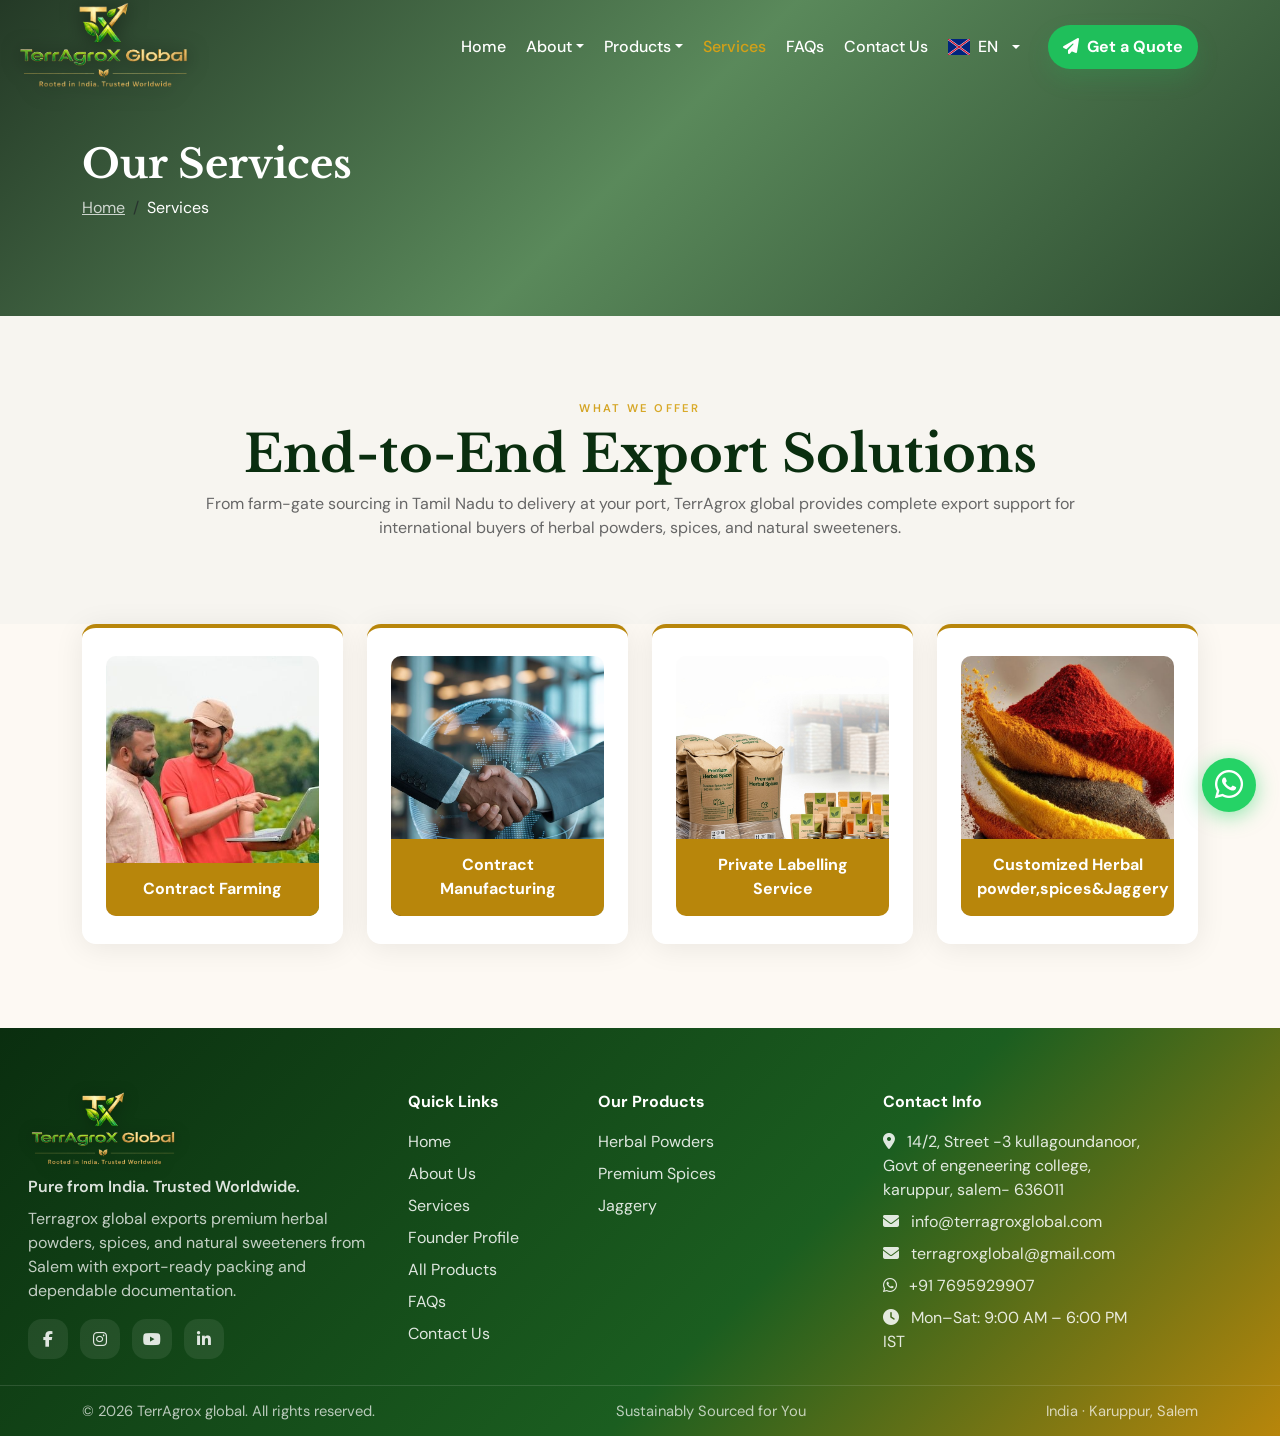
<file: services.html>
<!doctype html>
<html lang="en">
  <head>
    <meta charset="utf-8" />
    <meta name="viewport" content="width=device-width, initial-scale=1" />
    <title>TerrAgrox global | Our Services</title>
    <meta name="description" content="Export services from TerrAgrox global — sourcing, quality control, packaging, documentation, and worldwide shipping." />

    <link rel="preconnect" href="https://fonts.googleapis.com" />
    <link rel="preconnect" href="https://fonts.gstatic.com" crossorigin />
    <link href="https://fonts.googleapis.com/css2?family=Libre+Baskerville:ital,wght@0,400;0,700;1,400&family=DM+Sans:wght@400;500;600;700&display=swap" rel="stylesheet" />

    <link href="https://cdn.jsdelivr.net/npm/bootstrap@5.3.3/dist/css/bootstrap.min.css" rel="stylesheet" />
    <link href="https://cdnjs.cloudflare.com/ajax/libs/font-awesome/6.5.0/css/all.min.css" rel="stylesheet" />
    <link href="https://unpkg.com/aos@2.3.4/dist/aos.css" rel="stylesheet" />
    <link rel="icon" href="/favicon.ico" sizes="any" />
    <link rel="icon" type="image/png" sizes="32x32" href="assets/images/favicon-32.png" />
    <link rel="icon" type="image/png" sizes="192x192" href="assets/images/favicon-192.png" />
    <link rel="apple-touch-icon" href="assets/images/favicon-192.png" />
    <link rel="stylesheet" href="assets/css/style.css" />
  </head>

  <body data-i18n-page-title="page_title_services">
    <nav class="navbar navbar-expand-lg tg-navbar">
      <div class="container">
        <a class="navbar-brand brand-logo" href="index.html" aria-label="TerrAgrox global home">
          <img src="assets/images/logo-nav.png" alt="TerrAgrox global" />
        </a>
        <button class="navbar-toggler" type="button" data-bs-toggle="collapse" data-bs-target="#mainNav" aria-controls="mainNav" aria-expanded="false" aria-label="Toggle navigation">
          <span class="navbar-toggler-icon"></span>
        </button>
        <div class="collapse navbar-collapse" id="mainNav">
          <ul class="navbar-nav ms-auto align-items-lg-center gap-lg-1">
            <li class="nav-item"><a class="nav-link" href="index.html" data-i18n="nav_home">Home</a></li>
            <li class="nav-item dropdown">
              <a class="nav-link dropdown-toggle" href="#" role="button" data-bs-toggle="dropdown" aria-expanded="false" data-i18n="nav_about">About</a>
              <ul class="dropdown-menu">
                <li><a class="dropdown-item" href="about-us.html" data-i18n="nav_company">Company</a></li>
                <li><a class="dropdown-item" href="founder.html" data-i18n="nav_founder">Founder Profile</a></li>
              </ul>
            </li>
            <li class="nav-item dropdown">
              <a class="nav-link dropdown-toggle" href="#" role="button" data-bs-toggle="dropdown" aria-expanded="false" data-i18n="nav_products">Products</a>
              <ul class="dropdown-menu">
                <li><a class="dropdown-item" href="products.html" data-i18n="nav_all_products">All Products</a></li>
                <li><a class="dropdown-item" href="herbal-powders.html" data-i18n="nav_herbal">Herbal Powders</a></li>
                <li><a class="dropdown-item" href="spices.html" data-i18n="nav_spices">Spices</a></li>
                <li><a class="dropdown-item" href="jaggery.html" data-i18n="nav_jaggery">Jaggery</a></li>
              </ul>
            </li>
            <li class="nav-item"><a class="nav-link active" href="services.html" data-i18n="nav_services">Services</a></li>
            <li class="nav-item"><a class="nav-link" href="faq.html" data-i18n="nav_faq">FAQs</a></li>
            <li class="nav-item"><a class="nav-link" href="contact-us.html" data-i18n="nav_contact">Contact Us</a></li>
            <li class="nav-item dropdown lang-dropdown">
              <button class="nav-link dropdown-toggle d-flex align-items-center gap-2 py-lg-2" type="button" id="langBtn" data-bs-toggle="dropdown" aria-expanded="false">
                <img src="assets/img/flags/en.svg" id="activeLangFlag" alt="" width="22" height="16" />
                <span id="activeLangCode">EN</span>
              </button>
              <ul class="dropdown-menu dropdown-menu-end lang-menu" aria-labelledby="langBtn">
                <li><a class="dropdown-item lang-opt" href="#" data-lang="en" data-flag="en.svg" data-i18n="lang_en">English</a></li>
                <li><a class="dropdown-item lang-opt" href="#" data-lang="ar" data-flag="ar.svg" data-i18n="lang_ar">Arabic</a></li>
                <li><a class="dropdown-item lang-opt" href="#" data-lang="zh" data-flag="zh.svg" data-i18n="lang_zh">Chinese</a></li>
                <li><a class="dropdown-item lang-opt" href="#" data-lang="fr" data-flag="fr.svg" data-i18n="lang_fr">French</a></li>
                <li><a class="dropdown-item lang-opt" href="#" data-lang="de" data-flag="de.svg" data-i18n="lang_de">German</a></li>
                <li><a class="dropdown-item lang-opt" href="#" data-lang="es" data-flag="es.svg" data-i18n="lang_es">Spanish</a></li>
                <li><a class="dropdown-item lang-opt" href="#" data-lang="ms" data-flag="ms.svg" data-i18n="lang_ms">Malay</a></li>
                <li><a class="dropdown-item lang-opt" href="#" data-lang="hi" data-flag="hi.svg" data-i18n="lang_hi">Hindi</a></li>
                <li><a class="dropdown-item lang-opt" href="#" data-lang="ja" data-flag="ja.svg" data-i18n="lang_ja">Japanese</a></li>
                <li><a class="dropdown-item lang-opt" href="#" data-lang="pt" data-flag="pt.svg" data-i18n="lang_pt">Portuguese</a></li>
              </ul>
            </li>
            <li class="nav-item ms-lg-3">
              <a class="btn btn-whatsapp" href="contact-us.html#waContactForm">
                <i class="fa-solid fa-paper-plane me-2"></i><span data-i18n="nav_whatsapp">Get a Quote</span>
              </a>
            </li>
          </ul>
        </div>
      </div>
    </nav>

    <header class="page-hero-static" style="background-image:url('https://images.unsplash.com/photo-1494412574643-ff11b0a5c1c3?w=1400&amp;q=80')">
      <div class="container">
        <div class="inner" data-aos="fade-up">
          <h1 data-i18n="services_hero_h1">Our Services</h1>
          <nav aria-label="breadcrumb">
            <ol class="breadcrumb">
              <li class="breadcrumb-item"><a href="index.html" data-i18n="breadcrumb_home">Home</a></li>
              <li class="breadcrumb-item active" aria-current="page" data-i18n="services_hero_crumb">Services</li>
            </ol>
          </nav>
        </div>
      </div>
    </header>

    <section class="section bg-light">
      <div class="container">
        <div class="row justify-content-center">
          <div class="col-lg-10 text-center" data-aos="fade-up">
            <div class="section-label" data-i18n="services_intro_label">What We Offer</div>
            <h2 class="section-title section-title-lg mt-2" data-i18n="services_intro_h2">End-to-End Export Solutions</h2>
            <p class="muted mb-0" data-i18n="services_intro_p">
              From farm-gate sourcing in Tamil Nadu to delivery at your port, Terragrox global provides complete export support for international buyers of herbal powders, spices, and natural sweeteners.
            </p>
          </div>
        </div>
      </div>
    </section>

    <section class="section pt-0 services-grid-section">
      <div class="container">
        <div class="row g-4">
          <div class="col-md-6 col-lg-3" data-aos="fade-up">
            <article class="service-card h-100">
              <div class="service-card-img-wrapper">
                <img src="/assets/services/services1.jpeg" alt="Contract Farming" loading="lazy" />
                <div class="service-card-label">Contract Farming</div>
              </div>
            </article>
          </div>
          <div class="col-md-6 col-lg-3" data-aos="fade-up" data-aos-delay="80">
            <article class="service-card h-100">
              <div class="service-card-img-wrapper">
                <img src="/assets/services/services2.jpeg" alt="Contract Manufacturing" loading="lazy" />
                <div class="service-card-label">Contract Manufacturing</div>
              </div>
            </article>
          </div>
          <div class="col-md-6 col-lg-3" data-aos="fade-up" data-aos-delay="160">
            <article class="service-card h-350">
              <div class="service-card-img-wrapper">
                <img src="/assets/services/services3.jpeg" alt="Private Labelling Service" loading="lazy" />
                <div class="service-card-label">Private Labelling Service</div>
              </div>
            </article>
          </div>
          <div class="col-md-6 col-lg-3" data-aos="fade-up" data-aos-delay="240">
            <article class="service-card h-100">
              <div class="service-card-img-wrapper">
                <img src="/assets/services/services4.jpeg" alt="Customized Herbal Tea Blends" loading="lazy" />
                <div class="service-card-label">Customized Herbal powder,spices&Jaggery</div>
              </div>
            </article>
          </div>
        </div>
      </div>
    </section>

    <footer class="footer">
      <div class="top">
        <div class="container">
          <div class="row g-4">
            <div class="col-lg-4">
              <img class="footer-logo" src="assets/images/logo.png" alt="TerrAgrox global" />
              <div class="mt-2 fw-semibold" data-i18n="footer_tagline">Pure from India. Trusted Worldwide.</div>
              <p class="mt-2 mb-3 footer-desc" data-i18n="footer_desc">
                TerrAgrox global exports premium herbal powders, spices, and natural sweeteners from Salem, Tamil Nadu — with export-ready packing and dependable documentation.
              </p>
              <div class="social">
                <a href="https://www.facebook.com/profile.php?id=61566299532104" target="_blank" rel="noopener noreferrer" aria-label="Facebook"><i class="fa-brands fa-facebook-f"></i></a>
                <a href="https://www.instagram.com/terragrox_global/?hl=en" target="_blank" rel="noopener noreferrer" aria-label="Instagram"><i class="fa-brands fa-instagram"></i></a>
                <a href="https://www.youtube.com/@terragroxglobal" target="_blank" rel="noopener noreferrer" aria-label="YouTube"><i class="fa-brands fa-youtube"></i></a>
                <a href="https://www.linkedin.com/company/terragrox-global/?viewAsMember=true" target="_blank" rel="noopener noreferrer" aria-label="LinkedIn"><i class="fa-brands fa-linkedin-in"></i></a>
              </div>
            </div>
            <div class="col-lg-2">
              <div class="fw-bold text-white mb-3" data-i18n="footer_quick_links">Quick Links</div>
              <ul class="list-unstyled mb-0">
                <li class="mb-2"><a href="index.html" data-i18n="nav_home">Home</a></li>
                <li class="mb-2"><a href="about-us.html" data-i18n="footer_about">About Us</a></li>
                <li class="mb-2"><a href="services.html" data-i18n="nav_services">Services</a></li>
                <li class="mb-2"><a href="founder.html" data-i18n="nav_founder">Founder Profile</a></li>
                <li class="mb-2"><a href="products.html" data-i18n="nav_all_products">All Products</a></li>
                <li class="mb-2"><a href="faq.html" data-i18n="nav_faq">FAQs</a></li>
                <li class="mb-2"><a href="contact-us.html" data-i18n="nav_contact">Contact Us</a></li>
              </ul>
            </div>
            <div class="col-lg-3">
              <div class="fw-bold text-white mb-3" data-i18n="footer_our_products">Our Products</div>
              <ul class="list-unstyled mb-0">
                <li class="mb-2"><a href="herbal-powders.html" data-i18n="nav_herbal">Herbal Powders</a></li>
                <li class="mb-2"><a href="spices.html" data-i18n="footer_premium_spices">Premium Spices</a></li>
                <li class="mb-2"><a href="jaggery.html" data-i18n="nav_jaggery">Jaggery</a></li>
              </ul>
            </div>
            <div class="col-lg-3">
              <div class="fw-bold text-white mb-3" data-i18n="footer_contact_info">Contact Info</div>
              <ul class="list-unstyled mb-0">
                <li class="mb-2"><i class="fa-solid fa-location-dot me-2"></i> 14/2, Street -3 kullagoundanoor, Govt of engeneering college, karuppur, salem- 636011</li>
                <li class="mb-2"><i class="fa-solid fa-envelope me-2"></i> <a href="mailto:info@terragroxglobal.com">info@terragroxglobal.com</a></li>
                <li class="mb-2"><i class="fa-solid fa-envelope me-2"></i> <a href="mailto:terragroxglobal@gmail.com">terragroxglobal@gmail.com</a></li>
                <li class="mb-2"><i class="fa-brands fa-whatsapp me-2"></i> <a href="https://wa.me/917695929907" target="_blank" rel="noopener noreferrer">+91 7695929907</a></li>
                <li class="mb-0"><i class="fa-solid fa-clock me-2"></i> <span data-i18n="footer_hours">Mon–Sat: 9:00 AM – 6:00 PM IST</span></li>
              </ul>
            </div>
          </div>
        </div>
      </div>
      <div class="bottom">
        <div class="container d-flex flex-column flex-md-row justify-content-between gap-2">
          <div>© <span id="year"></span> TerrAgrox global. All rights reserved.</div>
                    <div>Sustainably Sourced for You</div>
          <div>India · Karuppur, Salem</div>
        </div>
      </div>
    </footer>

    <a class="whatsapp-float" href="https://wa.me/917695929907" target="_blank" rel="noopener noreferrer" aria-label="Chat on WhatsApp">
      <i class="fa-brands fa-whatsapp fa-lg"></i>
    </a>
    <button id="backToTop" class="back-to-top" type="button" aria-label="Back to top"><i class="fa-solid fa-arrow-up"></i></button>

    <script src="https://cdn.jsdelivr.net/npm/bootstrap@5.3.3/dist/js/bootstrap.bundle.min.js"></script>
    <script src="https://unpkg.com/aos@2.3.4/dist/aos.js"></script>
    <script src="assets/js/main.js"></script>
  </body>
</html>
</file>
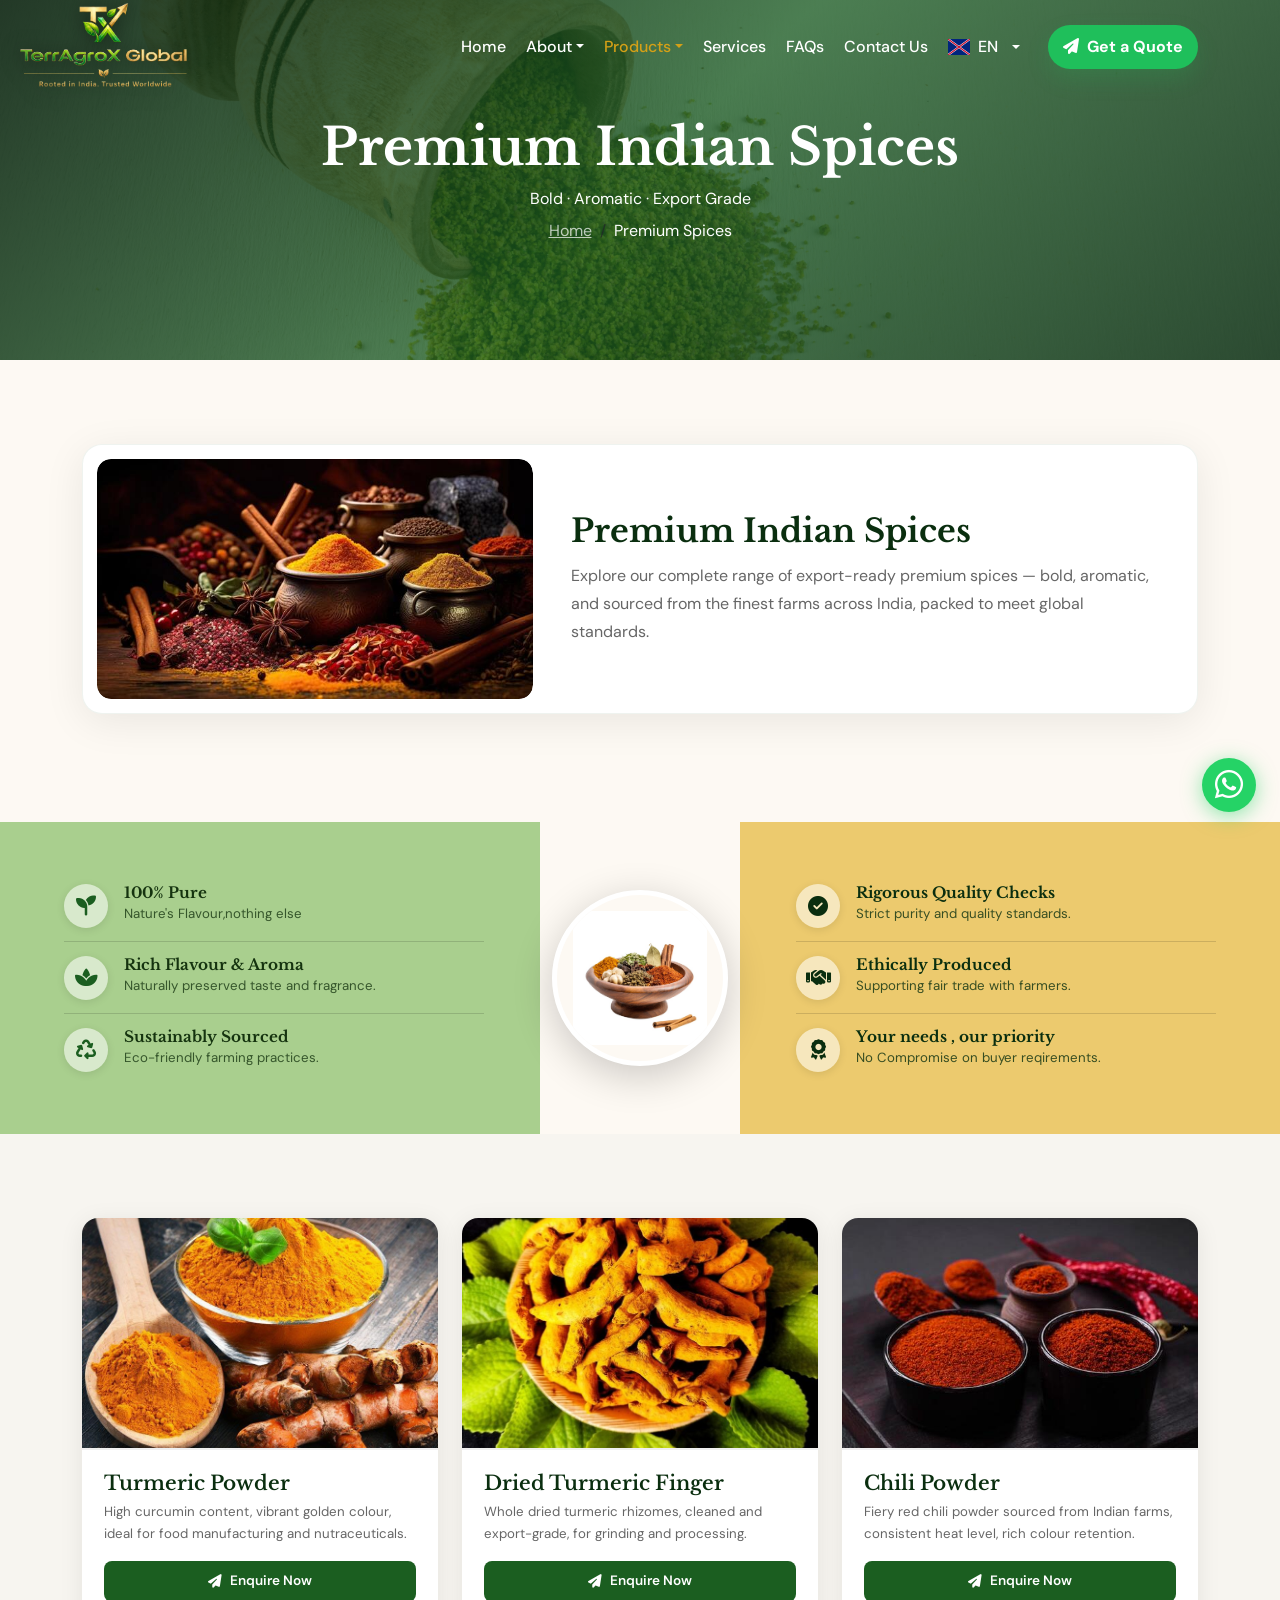
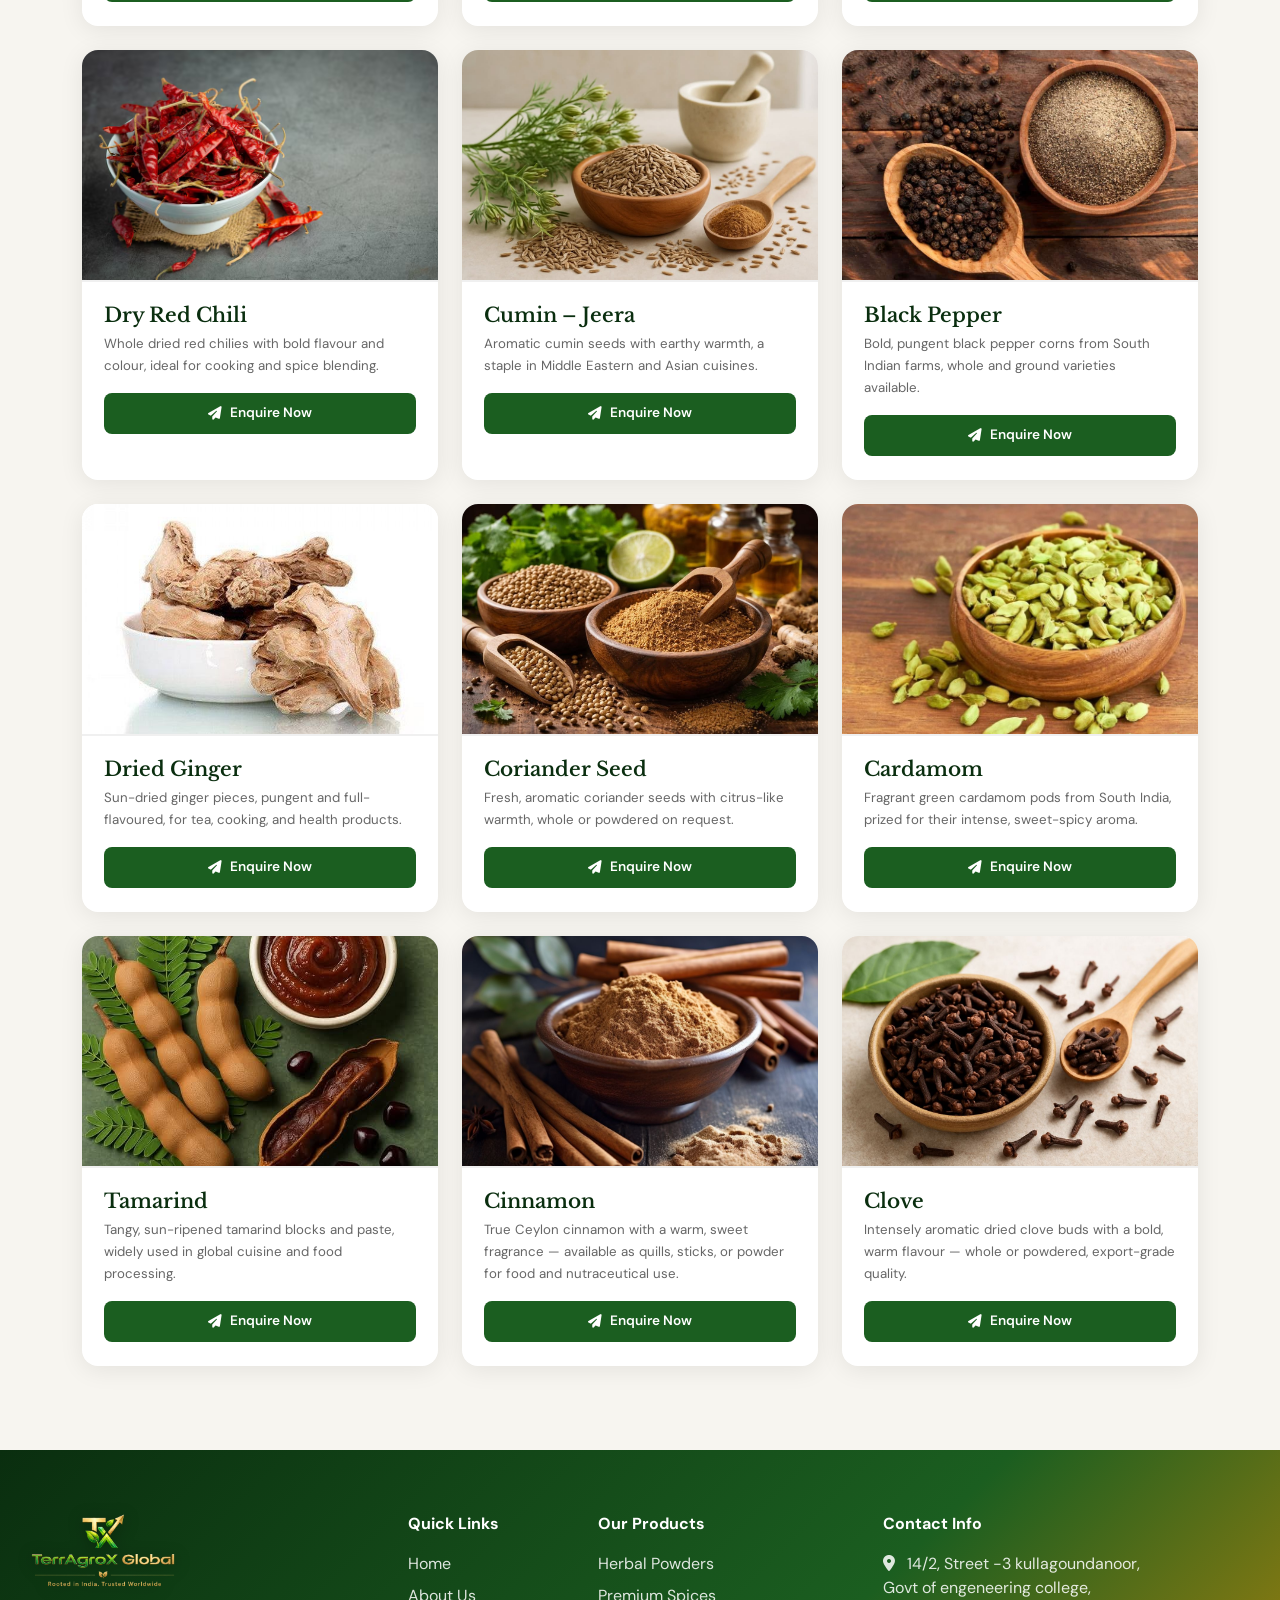
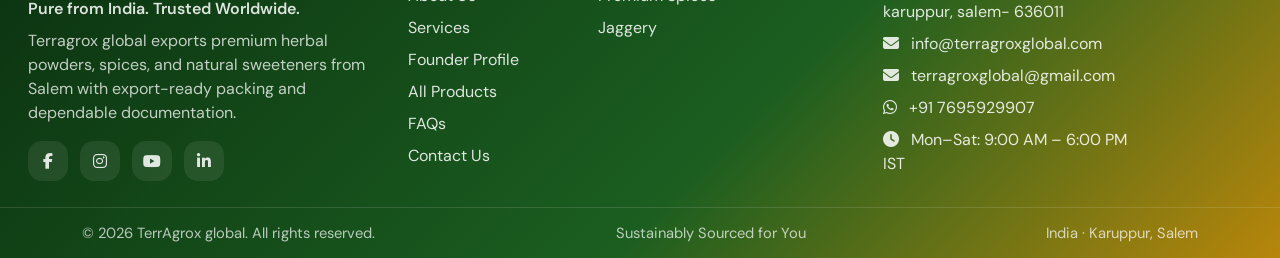
<file: spices.html>
<!doctype html>
<html lang="en">
  <head>
    <meta charset="utf-8" />
    <meta name="viewport" content="width=device-width, initial-scale=1" />
    <title>TerrAgrox global | Premium Spices</title>
    <meta name="description" content="Premium Indian spices — TerrAgrox global." />

    <link rel="preconnect" href="https://fonts.googleapis.com" />
    <link rel="preconnect" href="https://fonts.gstatic.com" crossorigin />
    <link href="https://fonts.googleapis.com/css2?family=Libre+Baskerville:ital,wght@0,400;0,700;1,400&family=DM+Sans:wght@400;500;600;700&display=swap" rel="stylesheet" />
    <link href="https://cdn.jsdelivr.net/npm/bootstrap@5.3.3/dist/css/bootstrap.min.css" rel="stylesheet" />
    <link href="https://cdnjs.cloudflare.com/ajax/libs/font-awesome/6.5.0/css/all.min.css" rel="stylesheet" />
    <link href="https://unpkg.com/aos@2.3.4/dist/aos.css" rel="stylesheet" />
    <link rel="icon" href="/favicon.ico" sizes="any" />
    <link rel="icon" type="image/png" sizes="32x32" href="assets/images/favicon-32.png" />
    <link rel="icon" type="image/png" sizes="192x192" href="assets/images/favicon-192.png" />
    <link rel="apple-touch-icon" href="assets/images/favicon-192.png" />
    <link rel="stylesheet" href="assets/css/style.css" />
  </head>

  <body data-i18n-page-title="page_title_spices">
    <nav class="navbar navbar-expand-lg tg-navbar">
      <div class="container">
        <a class="navbar-brand brand-logo" href="index.html" aria-label="TerrAgrox global home">
          <img src="assets/images/logo-nav.png" alt="TerrAgrox global" />
        </a>
        <button class="navbar-toggler" type="button" data-bs-toggle="collapse" data-bs-target="#mainNav" aria-controls="mainNav" aria-expanded="false" aria-label="Toggle navigation">
          <span class="navbar-toggler-icon"></span>
        </button>
        <div class="collapse navbar-collapse" id="mainNav">
          <ul class="navbar-nav ms-auto align-items-lg-center gap-lg-1">
            <li class="nav-item"><a class="nav-link" href="index.html" data-i18n="nav_home">Home</a></li>
            <li class="nav-item dropdown">
              <a class="nav-link dropdown-toggle" href="#" role="button" data-bs-toggle="dropdown" aria-expanded="false" data-i18n="nav_about">About</a>
              <ul class="dropdown-menu">
                <li><a class="dropdown-item" href="about-us.html" data-i18n="nav_company">Company</a></li>
                <li><a class="dropdown-item" href="founder.html" data-i18n="nav_founder">Founder Profile</a></li>
              </ul>
            </li>
            <li class="nav-item dropdown">
              <a class="nav-link dropdown-toggle active" href="#" role="button" data-bs-toggle="dropdown" aria-expanded="false" data-i18n="nav_products">Products</a>
              <ul class="dropdown-menu">
                <li><a class="dropdown-item" href="products.html" data-i18n="nav_all_products">All Products</a></li>
                <li><a class="dropdown-item" href="herbal-powders.html" data-i18n="nav_herbal">Herbal Powders</a></li>
                <li><a class="dropdown-item active" href="spices.html" data-i18n="nav_spices">Spices</a></li>
                <li><a class="dropdown-item" href="jaggery.html" data-i18n="nav_jaggery">Jaggery</a></li>
              </ul>
            </li>
            <li class="nav-item"><a class="nav-link" href="services.html" data-i18n="nav_services">Services</a></li>
            <li class="nav-item"><a class="nav-link" href="faq.html" data-i18n="nav_faq">FAQs</a></li>
            <li class="nav-item"><a class="nav-link" href="contact-us.html" data-i18n="nav_contact">Contact Us</a></li>
            <li class="nav-item dropdown lang-dropdown">
              <button class="nav-link dropdown-toggle d-flex align-items-center gap-2 py-lg-2" type="button" id="langBtn" data-bs-toggle="dropdown" aria-expanded="false">
                <img src="assets/img/flags/en.svg" id="activeLangFlag" alt="" width="22" height="16" />
                <span id="activeLangCode">EN</span>
              </button>
              <ul class="dropdown-menu dropdown-menu-end lang-menu" aria-labelledby="langBtn">
                <li><a class="dropdown-item lang-opt" href="#" data-lang="en" data-flag="en.svg" data-i18n="lang_en">English</a></li>
                <li><a class="dropdown-item lang-opt" href="#" data-lang="ar" data-flag="ar.svg" data-i18n="lang_ar">Arabic</a></li>
                <li><a class="dropdown-item lang-opt" href="#" data-lang="zh" data-flag="zh.svg" data-i18n="lang_zh">Chinese</a></li>
                <li><a class="dropdown-item lang-opt" href="#" data-lang="fr" data-flag="fr.svg" data-i18n="lang_fr">French</a></li>
                <li><a class="dropdown-item lang-opt" href="#" data-lang="de" data-flag="de.svg" data-i18n="lang_de">German</a></li>
                <li><a class="dropdown-item lang-opt" href="#" data-lang="es" data-flag="es.svg" data-i18n="lang_es">Spanish</a></li>
                <li><a class="dropdown-item lang-opt" href="#" data-lang="ms" data-flag="ms.svg" data-i18n="lang_ms">Malay</a></li>
                <li><a class="dropdown-item lang-opt" href="#" data-lang="hi" data-flag="hi.svg" data-i18n="lang_hi">Hindi</a></li>
                <li><a class="dropdown-item lang-opt" href="#" data-lang="ja" data-flag="ja.svg" data-i18n="lang_ja">Japanese</a></li>
                <li><a class="dropdown-item lang-opt" href="#" data-lang="pt" data-flag="pt.svg" data-i18n="lang_pt">Portuguese</a></li>
              </ul>
            </li>

            <li class="nav-item ms-lg-3">
              <a class="btn btn-whatsapp" href="contact-us.html#waContactForm">
                <i class="fa-solid fa-paper-plane me-2"></i><span data-i18n="nav_whatsapp">Get a Quote</span>
              </a>
            </li>
          </ul>
        </div>
      </div>
    </nav>

    <header class="page-hero page-hero-slider">
      <div id="pageHero" class="carousel carousel-fade slide" data-bs-ride="carousel" data-bs-interval="2500" data-bs-pause="false">
        <div class="carousel-inner">
          <div class="carousel-item active" data-bg="assets/images/image%201.jpg"></div>
          <div class="carousel-item" data-bg="assets/images/image%202.jpeg"></div>
          <div class="carousel-item" data-bg="assets/images/image%205.jpg"></div>
          <div class="carousel-item" data-bg="assets/images/image%205.jpg"></div>
          <div class="carousel-item" data-bg="assets/images/image%206.avif"></div>
          <div class="carousel-item" data-bg="assets/images/image%207.webp"></div>
        </div>

        <div class="hero-caption">
          <div class="inner" data-aos="fade-up">
            <h1>Premium Indian Spices</h1>
            <div class="hero-subtitle mt-2">Bold · Aromatic · Export Grade</div>
            <nav aria-label="breadcrumb">
              <ol class="breadcrumb mt-2">
                <li class="breadcrumb-item"><a href="index.html" data-i18n="breadcrumb_home">Home</a></li>
                <li class="breadcrumb-item active" aria-current="page">Premium Spices</li>
              </ol>
            </nav>
          </div>
        </div>
      </div>
    </header>

    <section class="section">
      <div class="container">
        <div class="row mb-4">
          <div class="col-12" data-aos="fade-up">
            <div class="product-highlight-card">
              <div class="row g-0 align-items-center">
                <div class="col-md-5">
                  <div class="product-highlight-img">
                    <img src="assets/spices.jpg" alt="Premium Indian Spices" loading="lazy" />
                  </div>
                </div>
                <div class="col-md-7">
                  <div class="product-highlight-body">
                    <h2>Premium Indian Spices</h2>
                    <p>Explore our complete range of export-ready premium spices — bold, aromatic, and sourced from the finest farms across India, packed to meet global standards.</p>
                  </div>
                </div>
              </div>
            </div>
          </div>
        </div>
      </div>
    </section>

    <!-- Why Choose TerrAgrox global -->
    <section class="why-choose-section" aria-label="Why choose TerrAgrox global">
      <div class="why-choose-inner">
        <div class="why-choose-left">
          <div class="why-feature">
            <div class="why-feature-icon"><i class="fa-solid fa-seedling fa-lg"></i></div>
            <div class="why-feature-text">
              <h6>100% Pure</h6>
              <p>Nature's Flavour,nothing else</p>
            </div>
          </div>
          <div class="why-feature">
            <div class="why-feature-icon"><i class="fa-solid fa-spa fa-lg"></i></div>
            <div class="why-feature-text">
              <h6>Rich Flavour &amp; Aroma</h6>
              <p>Naturally preserved taste and fragrance.</p>
            </div>
          </div>
          <div class="why-feature">
            <div class="why-feature-icon"><i class="fa-solid fa-recycle fa-lg"></i></div>
            <div class="why-feature-text">
              <h6>Sustainably Sourced</h6>
              <p>Eco-friendly farming practices.</p>
            </div>
          </div>
        </div>
        <div class="why-choose-center">
          <div class="why-center-img">
            <img src="/spices bowl.jpeg" alt="TerrAgrox global products" loading="lazy" />
          </div>
        </div>
        <div class="why-choose-right">
          <div class="why-feature">
            <div class="why-feature-icon"><i class="fa-solid fa-circle-check fa-lg"></i></div>
            <div class="why-feature-text">
              <h6>Rigorous Quality Checks</h6>
              <p>Strict purity and quality standards.</p>
            </div>
          </div>
          <div class="why-feature">
            <div class="why-feature-icon"><i class="fa-solid fa-handshake fa-lg"></i></div>
            <div class="why-feature-text">
              <h6>Ethically Produced</h6>
              <p>Supporting fair trade with farmers.</p>
            </div>
          </div>
          <div class="why-feature">
            <div class="why-feature-icon"><i class="fa-solid fa-award fa-lg"></i></div>
            <div class="why-feature-text">
              <h6>Your needs , our priority</h6>
              <p>No Compromise on buyer reqirements.</p>
            </div>
          </div>
        </div>
      </div>
    </section>

    <section class="section bg-light">
      <div class="container">
        <div class="row g-4 products-grid">
          <div class="col-lg-4" data-aos="fade-up">
            <div class="product-card h-100" data-wa-product="Turmeric Powder" data-spec='{"cat": "Spices", "botanical": "Curcuma longa", "family": "Zingiberaceae", "parts": "Root", "form": "Powder", "color": "Yellow color", "applications": "Nutraceuticals, Food Manufacturing, Export & Bulk Trading"}'>
              <div class="product-media">
                <img src="/assets/spices/turmericpowderfinal.jpeg" alt="Turmeric Powder" />
                <div class="product-overlay">Enquire Now</div>
              </div>
              <div class="card-body">
                <div class="d-flex justify-content-between align-items-center mb-2">
                  <span class="pill cat">Spices</span>
                  <span class="pill best">Export Favourite</span>
                </div>
                <h5>Turmeric Powder</h5>
                <p class="muted mb-3">High curcumin content, vibrant golden colour, ideal for food manufacturing and nutraceuticals.</p>
              </div>
            </div>
          </div>

          <div class="col-lg-4" data-aos="fade-up" data-aos-delay="60">
            <div class="product-card h-100" data-wa-product="Dried Turmeric Finger" data-spec='{"cat": "Spices", "botanical": "Curcuma longa", "family": "Zingiberaceae", "parts": "Rhizome", "form": "Whole Dried Fingers", "color": "Natural Yellow to Deep Orange Yellow", "applications": "Nutraceuticals, Food & Beverages, Export & Bulk Trading"}'>
              <div class="product-media">
                <img src="assets/spices/gingerfinal.jpeg" alt="Dried Turmeric Finger" />
                <div class="product-overlay">Enquire Now</div>
              </div>
              <div class="card-body">
                <div class="d-flex justify-content-between align-items-center mb-2">
                  <span class="pill cat">Spices</span>
                  <span class="pill best">Best Seller</span>
                </div>
                <h5>Dried Turmeric Finger</h5>
                <p class="muted mb-3">Whole dried turmeric rhizomes, cleaned and export-grade, for grinding and processing.</p>
              </div>
            </div>
          </div>

          <div class="col-lg-4" data-aos="fade-up" data-aos-delay="120">
            <div class="product-card h-100" data-wa-product="Chili Powder" data-spec='{"cat": "Spices", "botanical": "Capsicum annuum", "family": "Solanaceae", "parts": "Chilli Pod", "form": "Powder", "color": "Dark Red Color Powder", "mesh": "60–80 mesh", "applications": "Nutraceuticals, Food & Beverages, Export & Bulk Trading"}'>
              <div class="product-media">
                <img src="assets/spices/chili-powder.jpg" alt="Chili Powder" />
                <div class="product-overlay">Enquire Now</div>
              </div>
              <div class="card-body">
                <div class="d-flex justify-content-between align-items-center mb-2">
                  <span class="pill cat">Spices</span>
                  <span class="pill best">Export Favourite</span>
                </div>
                <h5>Chili Powder</h5>
                <p class="muted mb-3">Fiery red chili powder sourced from Indian farms, consistent heat level, rich colour retention.</p>
              </div>
            </div>
          </div>

          <div class="col-lg-4" data-aos="fade-up">
            <div class="product-card h-100" data-wa-product="Dry Red Chili" data-spec='{"cat": "Spices", "botanical": "Capsicum annuum", "family": "Solanaceae", "parts": "Dried Mature Chili Pods", "form": "Whole / Dried", "color": "Deep Red to Dark Red", "applications": "Cooking, Spice Blending, Food Processing, Export & Bulk Trading"}'>
              <div class="product-media">
                <img src="assets/spices/dry-red-chili.avif" alt="Dry Red Chili" />
                <div class="product-overlay">Enquire Now</div>
              </div>
              <div class="card-body">
                <div class="d-flex justify-content-between align-items-center mb-2">
                  <span class="pill cat">Spices</span>
                  <span class="pill best">Best Seller</span>
                </div>
                <h5>Dry Red Chili</h5>
                <p class="muted mb-3">Whole dried red chilies with bold flavour and colour, ideal for cooking and spice blending.</p>
              </div>
            </div>
          </div>

          <div class="col-lg-4" data-aos="fade-up" data-aos-delay="60">
            <div class="product-card h-100" data-wa-product="Cumin – Jeera" data-spec='{"cat": "Spices", "botanical": "Cuminum cyminum", "family": "Apiaceae", "parts": "Dried Seeds", "form": "Whole Seeds / Powder", "color": "Brown to Light Brown", "applications": "Nutraceuticals, Food & Beverages, Export & Bulk Trading"}'>
              <div class="product-media">
                <img src="/assets/spices/jeerafinal.jpeg" alt="Cumin – Jeera" />
                <div class="product-overlay">Enquire Now</div>
              </div>
              <div class="card-body">
                <div class="d-flex justify-content-between align-items-center mb-2">
                  <span class="pill cat">Spices</span>
                </div>
                <h5>Cumin – Jeera</h5>
                <p class="muted mb-3">Aromatic cumin seeds with earthy warmth, a staple in Middle Eastern and Asian cuisines.</p>
              </div>
            </div>
          </div>

          <div class="col-lg-4" data-aos="fade-up" data-aos-delay="120">
            <div class="product-card h-100" data-wa-product="Black Pepper" data-spec='{"cat": "Spices", "botanical": "Piper nigrum", "family": "Piperaceae", "parts": "Dried Pepper Berries", "form": "Whole / Powder", "color": "Dark Black to Brownish Black", "applications": "Nutraceuticals, Food & Beverages, Export & Bulk Trading"}'>
              <div class="product-media">
                <img src="/assets/spices/pepperfinal.jpeg" alt="Black Pepper" />
                <div class="product-overlay">Enquire Now</div>
              </div>
              <div class="card-body">
                <div class="d-flex justify-content-between align-items-center mb-2">
                  <span class="pill cat">Spices</span>
                  <span class="pill best">Export Favourite</span>
                </div>
                <h5>Black Pepper</h5>
                <p class="muted mb-3">Bold, pungent black pepper corns from South Indian farms, whole and ground varieties available.</p>
              </div>
            </div>
          </div>

          <div class="col-lg-4" data-aos="fade-up">
            <div class="product-card h-100" data-wa-product="Dried Ginger" data-spec='{"cat": "Spices", "botanical": "Zingiber officinale", "family": "Zingiberaceae", "parts": "Dried Rhizome", "form": "Whole / Sliced / Powder", "color": "Light Brown to Beige", "applications": "Tea, Cooking, Health Products, Export & Bulk Trading"}'>
              <div class="product-media">
                <img src="assets/spices/dried-ginger.jpg" alt="Dried Ginger" />
                <div class="product-overlay">Enquire Now</div>
              </div>
              <div class="card-body">
                <div class="d-flex justify-content-between align-items-center mb-2">
                  <span class="pill cat">Spices</span>
                </div>
                <h5>Dried Ginger</h5>
                <p class="muted mb-3">Sun-dried ginger pieces, pungent and full-flavoured, for tea, cooking, and health products.</p>
              </div>
            </div>
          </div>

          <div class="col-lg-4" data-aos="fade-up" data-aos-delay="60">
            <div class="product-card h-100" data-wa-product="Coriander Seed" data-spec='{"cat": "Spices", "botanical": "Coriandrum sativum", "family": "Apiaceae", "parts": "Dried Seeds", "form": "Whole Seeds / Powder", "color": "Light Brown to Yellowish Brown", "applications": "Nutraceuticals, Food & Beverages, Export & Bulk Trading"}'>
              <div class="product-media">
                <img src="/assets/spices/corianderfinal.jpeg" alt="Coriander Seed" />
                <div class="product-overlay">Enquire Now</div>
              </div>
              <div class="card-body">
                <div class="d-flex justify-content-between align-items-center mb-2">
                  <span class="pill cat">Spices</span>
                </div>
                <h5>Coriander Seed</h5>
                <p class="muted mb-3">Fresh, aromatic coriander seeds with citrus-like warmth, whole or powdered on request.</p>
              </div>
            </div>
          </div>

          <div class="col-lg-4" data-aos="fade-up" data-aos-delay="120">
            <div class="product-card h-100" data-wa-product="Cardamom" data-spec='{"cat": "Spices", "botanical": "Elettaria cardamomum", "family": "Zingiberaceae", "parts": "Dried Seed Pods", "form": "Whole Pods / Seeds / Powder", "color": "Green to Light Green Pods", "applications": "Food & Beverages, Herbal Teas, Nutraceuticals, Export & Bulk Trading"}'>
              <div class="product-media">
                <img src="/assets/spices/elachifinal.jpeg" alt="Cardamom" />
                <div class="product-overlay">Enquire Now</div>
              </div>
              <div class="card-body">
                <div class="d-flex justify-content-between align-items-center mb-2">
                  <span class="pill cat">Spices</span>
                </div>
                <h5>Cardamom</h5>
                <p class="muted mb-3">Fragrant green cardamom pods from South India, prized for their intense, sweet-spicy aroma.</p>
              </div>
            </div>
          </div>

          <div class="col-lg-4" data-aos="fade-up">
            <div class="product-card h-100" data-wa-product="Tamarind" data-spec='{"cat": "Spices", "botanical": "Tamarindus indica", "family": "Fabaceae", "parts": "Fruit Pulp", "form": "Whole / Pulp / Paste / Concentrate", "color": "Dark Brown, Sticky Fibrous", "applications": "Global Cuisine, Food Processing, Nutraceuticals, Export & Bulk Trading"}'>
              <div class="product-media">
                <img src="/assets/spices/tamarindfinal.jpeg" alt="Tamarind" />
                <div class="product-overlay">Enquire Now</div>
              </div>
              <div class="card-body">
                <div class="d-flex justify-content-between align-items-center mb-2">
                  <span class="pill cat">Spices</span>
                </div>
                <h5>Tamarind</h5>
                <p class="muted mb-3">Tangy, sun-ripened tamarind blocks and paste, widely used in global cuisine and food processing.</p>
              </div>
            </div>
          </div>

          <div class="col-lg-4" data-aos="fade-up" data-aos-delay="60">
            <div class="product-card h-100" data-wa-product="Cinnamon" data-spec='{"cat": "Spices", "botanical": "Cinnamomum verum", "family": "Lauraceae", "parts": "Dried Inner Bark", "form": "Quills / Sticks / Powder", "color": "Light Brown to Reddish Brown, Thin Rolled Bark, Sweet Aromatic Fragrance", "applications": "Nutraceuticals, Cosmetics, Herbal Teas, Capsules, Tablets, Functional foods & beverages, Export & Bulk Trading Markets"}'>
              <div class="product-media">
                <img src="/assets/spices/cinnamonfinal.jpeg" alt="Cinnamon" />
                <div class="product-overlay">Enquire Now</div>
              </div>
              <div class="card-body">
                <div class="d-flex justify-content-between align-items-center mb-2">
                  <span class="pill cat">Spices</span>
                </div>
                <h5>Cinnamon</h5>
                <p class="muted mb-3">True Ceylon cinnamon with a warm, sweet fragrance — available as quills, sticks, or powder for food and nutraceutical use.</p>
              </div>
            </div>
          </div>

          <div class="col-lg-4" data-aos="fade-up" data-aos-delay="120">
            <div class="product-card h-100" data-wa-product="Clove" data-spec='{"cat": "Spices", "botanical": "Syzygium aromaticum", "family": "Myrtaceae", "parts": "Dried Flower Buds", "form": "Whole / Powder", "color": "Dark Brown to Reddish Brown, Nail-Shaped Dried Buds, Strong Aromatic Flavor", "applications": "Nutraceuticals, Cosmetics, Herbal Teas, Capsules, Tablets, Functional foods & beverages, Export & Bulk Trading Markets"}'>
              <div class="product-media">
                <img src="/assets/spices/clovefinal.jpeg" alt="Clove" />
                <div class="product-overlay">Enquire Now</div>
              </div>
              <div class="card-body">
                <div class="d-flex justify-content-between align-items-center mb-2">
                  <span class="pill cat">Spices</span>
                </div>
                <h5>Clove</h5>
                <p class="muted mb-3">Intensely aromatic dried clove buds with a bold, warm flavour — whole or powdered, export-grade quality.</p>
              </div>
            </div>
          </div>

        </div>
      </div>
    </section>

    <footer class="footer">
      <div class="top">
        <div class="container">
          <div class="row g-4">
            <div class="col-lg-4">
              <img class="footer-logo" src="assets/images/logo.png" alt="TerrAgrox global" />
              <div class="mt-2 fw-semibold" data-i18n="footer_tagline">Pure from India. Trusted Worldwide.</div>
              <p class="mt-2 mb-3 footer-desc" data-i18n="footer_desc">
                TerrAgrox global exports premium herbal powders, spices, and natural sweeteners from Salem, Tamil Nadu — with export-ready packing and dependable documentation.
              </p>
              <div class="social">
                <a href="https://www.facebook.com/profile.php?id=61566299532104" target="_blank" rel="noopener noreferrer" aria-label="Facebook"><i class="fa-brands fa-facebook-f"></i></a>
                <a href="https://www.instagram.com/terragrox_global/?hl=en" target="_blank" rel="noopener noreferrer" aria-label="Instagram"><i class="fa-brands fa-instagram"></i></a>
                <a href="https://www.youtube.com/@terragroxglobal" target="_blank" rel="noopener noreferrer" aria-label="YouTube"><i class="fa-brands fa-youtube"></i></a>
                <a href="https://www.linkedin.com/company/terragrox-global/?viewAsMember=true" target="_blank" rel="noopener noreferrer" aria-label="LinkedIn"><i class="fa-brands fa-linkedin-in"></i></a>
              </div>
            </div>
            <div class="col-lg-2">
              <div class="fw-bold text-white mb-3" data-i18n="footer_quick_links">Quick Links</div>
              <ul class="list-unstyled mb-0">
                <li class="mb-2"><a href="index.html" data-i18n="nav_home">Home</a></li>
                <li class="mb-2"><a href="about-us.html" data-i18n="footer_about">About Us</a></li>
                <li class="mb-2"><a href="services.html" data-i18n="nav_services">Services</a></li>
                <li class="mb-2"><a href="founder.html" data-i18n="nav_founder">Founder Profile</a></li>
                <li class="mb-2"><a href="products.html" data-i18n="nav_all_products">All Products</a></li>
                <li class="mb-2"><a href="faq.html" data-i18n="nav_faq">FAQs</a></li>
                <li class="mb-2"><a href="contact-us.html" data-i18n="nav_contact">Contact Us</a></li>
              </ul>
            </div>
            <div class="col-lg-3">
              <div class="fw-bold text-white mb-3" data-i18n="footer_our_products">Our Products</div>
              <ul class="list-unstyled mb-0">
                <li class="mb-2"><a href="herbal-powders.html" data-i18n="nav_herbal">Herbal Powders</a></li>
                <li class="mb-2"><a href="spices.html" data-i18n="footer_premium_spices">Premium Spices</a></li>
                <li class="mb-2"><a href="jaggery.html" data-i18n="nav_jaggery">Jaggery</a></li>
              </ul>
            </div>
            <div class="col-lg-3">
              <div class="fw-bold text-white mb-3" data-i18n="footer_contact_info">Contact Info</div>
              <ul class="list-unstyled mb-0">
                <li class="mb-2"><i class="fa-solid fa-location-dot me-2"></i> 14/2, Street -3 kullagoundanoor, Govt of engeneering college, karuppur, salem- 636011</li>
                <li class="mb-2"><i class="fa-solid fa-envelope me-2"></i> <a href="mailto:info@terragroxglobal.com">info@terragroxglobal.com</a></li>
                <li class="mb-2"><i class="fa-solid fa-envelope me-2"></i> <a href="mailto:terragroxglobal@gmail.com">terragroxglobal@gmail.com</a></li>
                <li class="mb-2"><i class="fa-brands fa-whatsapp me-2"></i> <a href="https://wa.me/917695929907" target="_blank" rel="noopener noreferrer">+91 7695929907</a></li>
                <li class="mb-0"><i class="fa-solid fa-clock me-2"></i> <span data-i18n="footer_hours">Mon–Sat: 9:00 AM – 6:00 PM IST</span></li>
              </ul>
            </div>
          </div>
        </div>
      </div>
      <div class="bottom">
        <div class="container d-flex flex-column flex-md-row justify-content-between gap-2">
          <div>© <span id="year"></span> TerrAgrox global. All rights reserved.</div>
                    <div>Sustainably Sourced for You</div>
          <div>India · Karuppur, Salem</div>
        </div>
      </div>
    </footer>

    <a class="whatsapp-float" href="https://wa.me/917695929907" target="_blank" rel="noopener noreferrer" aria-label="Chat on WhatsApp">
      <i class="fa-brands fa-whatsapp fa-lg"></i>
    </a>
    <button id="backToTop" class="back-to-top" type="button" aria-label="Back to top"><i class="fa-solid fa-arrow-up"></i></button>

    <script src="https://cdn.jsdelivr.net/npm/bootstrap@5.3.3/dist/js/bootstrap.bundle.min.js"></script>
    <script src="https://unpkg.com/aos@2.3.4/dist/aos.js"></script>
    <script src="assets/js/main.js"></script>
  </body>
</html>
</file>
<file: assets/css/style.css>
/* TerrAgrox global — Site styles (no frameworks beyond Bootstrap grid/components) */

:root{
  --primary:#1b5e20;
  --primary-light:#2e7d32;
  --primary-dark:#0a2e0f;
  --accent:#b8860b;
  --accent-light:#d4a017;
  --accent-bright:#f5c842;
  --text-dark:#1a1a1a;
  --text-muted:#666666;
  --bg-light:#f7f5f0;
  --bg-cream:#fdf9f3;
  --white:#ffffff;
  --card-shadow:0 4px 30px rgba(0,0,0,0.08);
  --radius:14px;
  --transition:all 0.35s ease;
  --gradient-main:linear-gradient(135deg, #0a2e0f 0%, #1b5e20 60%, #b8860b 100%);
  --gradient-gold:linear-gradient(135deg, #b8860b, #f5c842);
  --gradient-hero:linear-gradient(135deg, #0a2e0f, #1b5e20);
  --gradient-nav:linear-gradient(120deg, #061f0a 0%, #0d3d14 28%, #1b5e20 52%, #2e7d32 68%, #8b6914 88%, #d4a017 100%);
  --nav-glow-gold:rgba(245, 200, 66, 0.55);
  --nav-glow-green:rgba(76, 175, 80, 0.35);
  --font-serif:"Libre Baskerville", Georgia, "Times New Roman", serif;
}

html{ scroll-behavior:smooth; }
body{
  font-family:"DM Sans", system-ui, -apple-system, Segoe UI, Roboto, Arial, sans-serif;
  color:var(--text-dark);
  background:var(--bg-cream);
}

h1,h2,h3,h4,h5{
  font-family:var(--font-serif);
  font-weight:700;
  line-height:1.2;
}

.section{ padding:84px 0; }
.section.bg-light{ background:var(--bg-light) !important; }

.section-label{
  font-size:.7rem;
  font-weight:600;
  letter-spacing:.2em;
  text-transform:uppercase;
  color:transparent;
  background:var(--gradient-gold);
  -webkit-background-clip:text;
  background-clip:text;
  margin-bottom:.4rem;
}
.section-title{
  font-family:var(--font-serif);
  font-size:clamp(1.6rem, 3vw, 2.2rem);
  font-weight:700;
  color:var(--primary-dark);
  letter-spacing:0;
  line-height:1.2;
}
.section-title.section-title-lg{
  font-size:clamp(2rem, 4vw, 2.75rem);
  line-height:1.15;
}
.muted{ color:var(--text-muted); }

/* ---------------- Navbar ---------------- */
.tg-navbar{
  position:fixed;
  top:0;
  left:0;
  right:0;
  z-index:1030;
  isolation:isolate;
  transition:background .4s ease, box-shadow .4s ease, padding .35s ease;
  padding:4px 0;
  background:transparent;
}
.tg-navbar::before,
.tg-navbar::after{
  content:"";
  position:absolute;
  inset:0;
  pointer-events:none;
  opacity:0;
  transition:opacity .45s ease;
  z-index:-1;
}
/* Gold radiance — top-right */
.tg-navbar::before{
  background:
    radial-gradient(ellipse 95% 180% at 100% -20%, var(--nav-glow-gold) 0%, transparent 58%),
    radial-gradient(ellipse 70% 140% at 72% 50%, rgba(212, 160, 23, 0.28) 0%, transparent 62%);
}
/* Green depth — left & center */
.tg-navbar::after{
  background:
    radial-gradient(ellipse 80% 160% at 0% 110%, var(--nav-glow-green) 0%, transparent 55%),
    radial-gradient(ellipse 55% 120% at 35% 0%, rgba(27, 94, 32, 0.5) 0%, transparent 50%);
}
.tg-navbar.scrolled{
  background:var(--gradient-nav) !important;
  border-bottom:1px solid rgba(245, 200, 66, 0.45);
  box-shadow:
    0 4px 28px rgba(10, 46, 15, 0.45),
    0 8px 32px rgba(184, 134, 11, 0.22),
    inset 0 1px 0 rgba(255, 255, 255, 0.12);
  padding:4px 0;
}
.tg-navbar.scrolled::before,
.tg-navbar.scrolled::after{
  opacity:1;
}
.tg-navbar.scrolled .nav-link:hover,
.tg-navbar.scrolled .lang-dropdown .dropdown-toggle:hover{
  color:#0a2e0f !important;
}
.tg-navbar.scrolled .nav-link.active{
  color:var(--accent) !important;
}
.tg-navbar.scrolled .navbar-toggler{
  border-color:rgba(27, 94, 15, .35);
}
.tg-navbar.scrolled .navbar-toggler-icon{
  filter:invert(0);
}
/* Shimmer line along bottom edge */
.tg-navbar.scrolled .container::after{
  content:"";
  position:absolute;
  left:0;
  right:0;
  bottom:-10px;
  height:2px;
  background:linear-gradient(
    90deg,
    transparent 0%,
    rgba(245, 200, 66, 0.15) 15%,
    rgba(245, 200, 66, 0.85) 50%,
    rgba(245, 200, 66, 0.15) 85%,
    transparent 100%
  );
  background-size:200% 100%;
  animation:nav-shimmer 4s ease-in-out infinite;
  pointer-events:none;
}
@keyframes nav-shimmer{
  0%, 100%{ background-position:100% 0; opacity:.7; }
  50%{ background-position:0% 0; opacity:1; }
}
.tg-navbar .container{
  position:relative;
  z-index:1;
}
.tg-navbar .nav-link,
.tg-navbar .navbar-brand{
  color:#fff !important;
  font-weight:500;
}
.tg-navbar .nav-link.active{ color:var(--accent-light) !important; }
.tg-navbar .dropdown-menu{
  border:0;
  border-radius:18px;
  box-shadow:var(--card-shadow);
  padding:.55rem;
}
.tg-navbar .dropdown-item{
  border-radius:12px;
  padding:.6rem .75rem;
  font-weight:600;
}
.tg-navbar .dropdown-item:hover{ background:rgba(212,160,23,.18); }
.tg-navbar .lang-dropdown .dropdown-toggle{
  border:0;
  background:transparent;
  color:#fff !important;
}
.tg-navbar .lang-dropdown .dropdown-toggle::after{ margin-left:.35rem; }
.tg-navbar .lang-menu .dropdown-item{ font-weight:600; }
.tg-navbar .lang-menu .dropdown-item.active,
.tg-navbar .lang-menu .dropdown-item:hover{
  background:linear-gradient(135deg, #b8860b, #f5c842);
  color:#0a2e0f;
}
.tg-navbar .lang-menu{
  max-height:min(70vh, 420px);
  overflow-y:auto;
}
.tg-navbar .navbar-toggler{ border-color:rgba(255,255,255,.35); }
.tg-navbar .navbar-toggler-icon{ filter:invert(1); }
@media (max-width: 991.98px){
  .tg-navbar .navbar-collapse{
    margin-top:.75rem;
    padding:1rem;
    border-radius:var(--radius);
    background:linear-gradient(145deg, rgba(10, 46, 15, 0.97) 0%, rgba(27, 94, 32, 0.95) 55%, rgba(139, 105, 20, 0.92) 100%);
    box-shadow:inset 0 0 40px rgba(245, 200, 66, 0.12);
    border:1px solid rgba(245, 200, 66, 0.25);
  }
  .tg-navbar .navbar-collapse .navbar-nav{
    align-items:stretch !important;
    gap:0 !important;
  }
  .tg-navbar .navbar-collapse .nav-link{
    padding:.75rem .5rem;
    border-radius:10px;
  }
  .tg-navbar .navbar-collapse .nav-item.ms-lg-3{
    margin-left:0 !important;
    margin-top:.5rem;
  }
  .tg-navbar .navbar-collapse .btn-whatsapp{
    width:100%;
    justify-content:center;
    padding:.75rem 1rem;
  }
  .tg-navbar .navbar-collapse .dropdown-menu{
    position:static !important;
    float:none;
    width:100%;
    margin:.25rem 0 .5rem;
    border:0;
    background:rgba(0,0,0,.15);
  }
}

/* Nested dropdown */
.dropdown-submenu{ position:relative; }
.dropdown-submenu > .dropdown-menu{ top:0; left:100%; margin-left:.25rem; }
@media (max-width: 991.98px){
  .dropdown-submenu > .dropdown-menu{ position:static; margin-left:0; box-shadow:none; padding-left:0; }
}

.brand{
  font-family:var(--font-serif);
  font-weight:700;
  letter-spacing:.2px;
  font-size:1.45rem;
}
.brand .accent{ color:var(--accent-light); }
.navbar-brand.brand-logo{
  display:inline-flex;
  align-items:flex-start;
  align-self:flex-start;
  flex-shrink:0;
  margin-top:-4px;
  margin-left:calc(50% - 50vw + 16px);
  margin-right:1rem;
  padding:0;
  line-height:1;
}
.navbar-brand.brand-logo::first-letter{ font-size:inherit; }
/* Navbar only — uses logo-nav.png (icon + name, no tagline) */
.navbar-brand.brand-logo img{
  height:clamp(80px, 10vmin, 110px);
  width:auto;
  max-width:min(280px, 40vw);
  object-fit:contain;
  object-position:left center;
  display:block;
  background:transparent !important;
  border:0;
  border-radius:0;
  padding:0;
  box-shadow:none;
  image-rendering:auto;
  filter:drop-shadow(0 2px 10px rgba(0, 0, 0, 0.55));
}
.tg-navbar.scrolled .navbar-brand.brand-logo img{
  height:clamp(65px, 8vmin, 90px);
  filter:drop-shadow(0 2px 8px rgba(0, 0, 0, 0.5));
}
.brand-logo{
  display:inline-flex;
  align-items:center;
}

@media (max-width: 991.98px){
  .tg-navbar .container{
    flex-wrap:wrap;
    align-items:center;
  }
  .navbar-brand.brand-logo{
    max-width:calc(100% - 56px);
    margin-left:calc(50% - 50vw + 12px);
    margin-right:.5rem;
  }
  .navbar-brand.brand-logo img{
    height:75px;
    max-width:min(200px, 48vw);
  }
  .tg-navbar.scrolled .navbar-brand.brand-logo img{
    height:62px;
  }
}

@media (max-width: 575.98px){
  .navbar-brand.brand-logo{
    max-width:calc(100% - 52px);
    margin-left:calc(50% - 50vw + 10px);
    margin-right:.35rem;
  }
  .navbar-brand.brand-logo img{
    height:90px;
    max-width:min(220px, 52vw);
  }
  .tg-navbar.scrolled .navbar-brand.brand-logo img{
    height:78px;
  }
}
.footer-logo{
  width:clamp(110px, 13vw, 150px);
  height:auto;
  max-height:clamp(65px, 8vw, 90px);
  display:block;
  object-fit:contain;
  object-position:left center;
  background:transparent !important;
  border:0;
  border-radius:0;
  padding:0;
  image-rendering:auto;
  filter:drop-shadow(0 2px 8px rgba(0, 0, 0, 0.35));
}
@media (max-width: 991.98px){
  .footer-logo{
    width:min(130px, 32vw);
    max-height:none;
    margin:0 auto;
    object-position:center center;
  }
}
@media (max-width: 575.98px){
  .footer-logo{
    width:min(150px, 38vw);
  }
}
@media (min-width: 992px){
  .footer .top .row > .col-lg-4:first-child{
    margin-left:calc(50% - 50vw + 16px);
  }
}

.btn-whatsapp{
  background:#1fbf5b;
  color:#fff;
  border:0;
  border-radius:999px;
  padding:.6rem .95rem;
  font-weight:700;
  box-shadow:0 10px 22px rgba(31,191,91,.18);
}
.btn-whatsapp:hover{ background:#20cc61; color:#fff; }

/* ---------------- Hero ---------------- */
.hero{
  min-height:100vh;
}
.hero .carousel,
.hero .carousel-inner,
.hero .carousel-item{
  height:100vh;
}
.hero .carousel-item{
  position:relative;
  background-size:cover;
  background-position:center;
}
.hero .carousel-item::before{
  content:"";
  position:absolute;
  inset:0;
  background:linear-gradient(
    to bottom,
    rgba(0,0,0,0.10) 0%,
    rgba(0,0,0,0.35) 100%
  );
}
.hero .container{
  position:relative;
  z-index:2;
  padding-top:140px;
  padding-bottom:90px;
}
.hero .carousel-item .text-center{
  text-shadow:0 2px 12px rgba(0,0,0,.55), 0 8px 32px rgba(0,0,0,.40);
  text-align:center;
  display:flex;
  flex-direction:column;
  align-items:center;
  justify-content:center;
}
.hero .carousel-control-prev,
.hero .carousel-control-next{
  width:10%;
}
.hero .carousel-control-prev-icon,
.hero .carousel-control-next-icon{
  filter:invert(1);
  opacity:.9;
}
.hero .carousel-indicators [data-bs-target]{
  width:9px;
  height:9px;
  border-radius:50%;
}
.hero .hero-label{
  display:inline-flex;
  gap:.5rem;
  align-items:center;
  color:#fff;
  opacity:.9;
  font-weight:700;
  letter-spacing:.08em;
  text-transform:uppercase;
  font-size:.78rem;
}
.hero h1{
  color:#fff;
  font-weight:700;
  font-size:clamp(2.2rem, 4.5vw, 4rem);
  line-height:1.05;
  margin-top:.75rem;
  word-break:keep-all;
  hyphens:none;
}
.hero p{
  color:rgba(255,255,255,.86);
  font-size:1.05rem;
  max-width:720px;
  margin:1rem auto 0;
  text-align:center;
  display:inline-block;
}
.hero .btn{
  border-radius:999px;
  padding:.75rem 1.05rem;
  font-weight:800;
}
.btn-accent{
  background:var(--accent);
  color:#1b1b1b;
  border:0;
}
.btn-accent:hover{
  background:var(--gradient-gold);
  color:#0a2e0f;
}
.btn-outline-cream{
  border:2px solid rgba(255,255,255,.70);
  color:#fff;
  background:transparent;
}
.btn-outline-cream:hover{ background:rgba(255,255,255,.12); color:#fff; }

/* slide text animation */
.hero-animate .anim{
  opacity:0;
  transform:translateY(18px);
  animation:fadeUp .8s ease forwards;
}
.hero-animate .anim.d1{ animation-delay:.08s; }
.hero-animate .anim.d2{ animation-delay:.20s; }
.hero-animate .anim.d3{ animation-delay:.32s; }
.hero-animate .anim.d4{ animation-delay:.44s; }
@keyframes fadeUp{
  to{ opacity:1; transform:translateY(0); }
}

/* ---------------- Stats strip ---------------- */
.stats{
  background:var(--primary-dark);
  color:#fff;
  padding:34px 0;
}
.stat{
  display:flex;
  gap:12px;
  align-items:center;
}
.stat i{
  width:46px;
  height:46px;
  border-radius:16px;
  display:flex;
  align-items:center;
  justify-content:center;
  background:rgba(255,255,255,.08);
}
.stat .value{
  font-weight:800;
  font-size:1.7rem;
  line-height:1;
}
.stat .label{
  opacity:.85;
  font-weight:600;
}

/* Homepage categories (icon grid) */
.home-cats{
  background:#fff;
}
.home-cats-section{ background:var(--white); }

.cat-tile{ text-decoration:none; display:block; }

.cat-tile-ico{
  width:160px;
  height:160px;
  border-radius:50%;
  overflow:hidden;
  background:rgba(26,92,42,.06);
  box-shadow:0 10px 30px rgba(0,0,0,.10);
  transition:transform .35s ease, box-shadow .35s ease;
}
.cat-tile-ico img{
  width:100%;
  height:100%;
  object-fit:cover;
  display:block;
  transition:transform .4s ease;
}
.cat-tile:hover .cat-tile-ico{
  transform:translateY(-6px);
  box-shadow:0 18px 40px rgba(27,94,32,.18);
}
.cat-tile:hover .cat-tile-ico img{ transform:scale(1.06); }
.cat-tile-ico img.cat-zoom{ transform:scale(1.45); }
.cat-tile:hover .cat-tile-ico img.cat-zoom{ transform:scale(1.52); }

.cat-tile-label{
  font-weight:800;
  letter-spacing:.1em;
  text-transform:uppercase;
  font-size:.85rem;
  color:var(--text-dark);
  margin-top:.5rem;
}
.cat-tile:hover .cat-tile-label{ color:var(--primary); }

/* Legacy ico class kept for any other uses */
.cat-tile .ico{
  width:92px;
  height:92px;
  margin:0 auto 10px;
  border-radius:999px;
  background:rgba(26,92,42,.06);
  box-shadow:0 10px 26px rgba(0,0,0,.06);
  display:flex;
  align-items:center;
  justify-content:center;
  overflow:hidden;
}
.cat-tile .ico img{
  width:72px;
  height:72px;
  object-fit:cover;
  border-radius:999px;
}
.cat-tile .label{
  text-align:center;
  font-weight:800;
  letter-spacing:.08em;
  text-transform:uppercase;
  font-size:.82rem;
  color:var(--text-dark);
}
.cat-tile:hover .label{ color:var(--primary); }

/* ---------------- Cards / badges ---------------- */
.card-soft{
  background:var(--white);
  border:0;
  border-radius:var(--radius);
  box-shadow:var(--card-shadow);
}
.pill{
  display:inline-flex;
  align-items:center;
  gap:.5rem;
  border-radius:999px;
  padding:.3rem .7rem;
  font-weight:700;
  font-size:.78rem;
  letter-spacing:.02em;
}
.pill.cat{
  background:rgba(15,58,26,.08);
  color:var(--primary-dark);
}
.pill.best{
  background:rgba(201,146,42,.16);
  color:var(--primary-dark);
  border:1px solid rgba(201,146,42,.35);
}

/* Product card (export catalogue) */
@keyframes zoomOut{
  from{ opacity:0; transform:scale(1.08); }
  to{ opacity:1; transform:scale(1); }
}
.products-grid .product-card{
  animation:zoomOut .55s ease forwards;
  animation-play-state:paused;
  opacity:0;
}
.products-grid.is-visible .product-card{
  animation-play-state:running;
}
.products-grid > *:nth-child(1) .product-card{ animation-delay:.05s; }
.products-grid > *:nth-child(2) .product-card{ animation-delay:.12s; }
.products-grid > *:nth-child(3) .product-card{ animation-delay:.19s; }
.products-grid > *:nth-child(4) .product-card{ animation-delay:.26s; }
.products-grid > *:nth-child(5) .product-card{ animation-delay:.33s; }
.products-grid > *:nth-child(6) .product-card{ animation-delay:.40s; }
.products-grid > *:nth-child(7) .product-card{ animation-delay:.47s; }
.products-grid > *:nth-child(8) .product-card{ animation-delay:.54s; }
.products-grid > *:nth-child(9) .product-card{ animation-delay:.61s; }
.products-grid > *:nth-child(10) .product-card{ animation-delay:.68s; }
.products-grid > *:nth-child(11) .product-card{ animation-delay:.75s; }
.products-grid > *:nth-child(12) .product-card{ animation-delay:.82s; }
.products-grid > *:nth-child(13) .product-card{ animation-delay:.89s; }
.products-grid > *:nth-child(14) .product-card{ animation-delay:.96s; }
.products-grid > *:nth-child(15) .product-card{ animation-delay:1.03s; }

.product-card{
  border-radius:16px;
  overflow:hidden;
  box-shadow:0 4px 24px rgba(0,0,0,0.08);
  background:var(--white);
  transition:transform .4s ease, box-shadow .4s ease;
  position:relative;
  border:0;
  cursor:default;
}
.product-card:hover{
  transform:scale(0.97) translateY(-6px);
  box-shadow:0 16px 48px rgba(0,0,0,0.14);
}
.product-card.has-spec:hover{
  transform:none;
  box-shadow:0 16px 48px rgba(0,0,0,0.18);
}
.product-media{
  position:relative;
  height:230px;
  overflow:hidden;
}
.product-media img{
  width:100%;
  height:100%;
  object-fit:cover;
  transition:transform .5s ease;
  display:block;
}
.product-card:hover .product-media img{ transform:scale(1.04); }
.product-cat-badge{
  position:absolute;
  top:0;
  left:0;
  z-index:2;
  background:var(--primary);
  color:#fff;
  font-size:.7rem;
  font-weight:700;
  letter-spacing:.1em;
  text-transform:uppercase;
  padding:.3rem .8rem;
  border-radius:0 0 8px 0;
  font-family:"DM Sans",sans-serif;
}
.product-best-badge{
  position:absolute;
  top:0;
  right:0;
  z-index:2;
  background:var(--accent);
  color:#fff;
  font-size:.68rem;
  font-weight:700;
  padding:.3rem .7rem;
  border-radius:0 0 0 8px;
  font-family:"DM Sans",sans-serif;
}
.product-card-body{
  padding:1.3rem 1.4rem 1.5rem;
  border-top:2px solid #f0f0f0;
}
.product-card-body h5{
  font-family:var(--font-serif),Georgia,serif;
  font-size:1.25rem;
  font-weight:600;
  color:var(--primary-dark);
  margin-bottom:.4rem;
}
.product-card-body .product-card-desc{
  font-size:.83rem;
  color:var(--text-muted);
  line-height:1.65;
  margin-bottom:1rem;
}
.btn-product-wa{
  width:100%;
  background:var(--primary);
  color:#fff !important;
  border:none;
  border-radius:8px;
  padding:.65rem;
  font-size:.85rem;
  font-weight:600;
  display:flex;
  align-items:center;
  justify-content:center;
  gap:8px;
  text-decoration:none;
  transition:background .3s;
  font-family:"DM Sans",sans-serif;
}
.btn-product-wa:hover{
  background:#25d366;
  color:#fff !important;
}
.product-card .product-overlay{ display:none; }
.product-media::after{ display:none; }

/* ---- Product spec hover panel ---- */
.product-spec-panel{
  position:absolute;
  inset:0;
  background:#fff;
  padding:1.1rem 1.2rem 1rem;
  opacity:0;
  visibility:hidden;
  transition:opacity .28s ease, visibility .28s ease;
  overflow-y:auto;
  display:flex;
  flex-direction:column;
  gap:.35rem;
  z-index:8;
  border-radius:16px;
}
.product-card:hover .product-spec-panel,
.product-spec-panel.active{
  opacity:1;
  visibility:visible;
}
.spec-cat-label{
  font-size:.62rem;
  font-weight:800;
  letter-spacing:.14em;
  text-transform:uppercase;
  color:var(--primary);
}
.spec-product-name{
  font-family:var(--font-serif);
  font-size:.9rem;
  font-weight:700;
  color:var(--primary-dark);
  margin:0 0 .3rem;
  line-height:1.2;
}
.spec-rows{ flex:1; border-top:1px solid rgba(0,0,0,.06); padding-top:.3rem; }
.spec-row{
  display:flex;
  justify-content:space-between;
  align-items:baseline;
  padding:.22rem 0;
  font-size:.72rem;
  border-bottom:1px solid rgba(0,0,0,.05);
  gap:.4rem;
}
.spec-row:last-child{ border-bottom:0; }
.spec-row-label{ color:var(--text-muted); flex-shrink:0; font-weight:500; }
.spec-row-val{ font-weight:700; color:var(--text-dark); text-align:right; font-size:.7rem; }
.spec-applications{
  font-size:.68rem;
  color:var(--text-muted);
  line-height:1.45;
  padding:.3rem 0 .4rem;
  border-top:1px solid rgba(0,0,0,.06);
}
.spec-applications strong{ color:var(--primary-dark); display:block; margin-bottom:.15rem; font-size:.68rem; }
.spec-enquire-btn{
  display:flex;
  align-items:center;
  justify-content:center;
  gap:.45rem;
  background:var(--primary);
  color:#fff !important;
  border-radius:8px;
  padding:.5rem;
  font-size:.8rem;
  font-weight:700;
  text-decoration:none;
  margin-top:auto;
  transition:background .25s;
}
.spec-enquire-btn:hover{ background:#25d366; color:#fff !important; }

/* Products page sidebar + intro */

.product-intro{
  background:var(--white);
  border-radius:calc(var(--radius) + 8px);
  box-shadow:var(--card-shadow);
  padding:16px;
}
.product-intro-media{
  border-radius:16px;
  overflow:hidden;
  box-shadow:0 16px 34px rgba(0,0,0,.12);
}
.product-intro-media img{
  width:100%;
  height:220px;
  object-fit:cover;
  display:block;
}
.product-intro-title{
  font-family:var(--font-serif), Georgia, serif;
  font-weight:700;
  color:var(--primary-dark);
  font-size:clamp(1.6rem, 2.2vw, 2.1rem);
}
.product-highlight-card{
  border-radius:20px;
  overflow:hidden;
  background:var(--white);
  box-shadow:0 8px 40px rgba(0,0,0,.08);
  border:1px solid rgba(27,94,32,.07);
}
.product-highlight-img{
  height:240px;
  overflow:hidden;
  border-radius:14px;
  margin:14px;
}
.product-highlight-img img{
  width:100%;
  height:100%;
  object-fit:cover;
  display:block;
  border-radius:14px;
}
.product-highlight-body{
  padding:2.25rem 2.5rem 2.25rem 1.5rem;
}
.product-highlight-body h2{
  font-family:var(--font-serif), Georgia, serif;
  font-size:clamp(1.75rem, 2.5vw, 2.4rem);
  color:var(--primary-dark);
  margin-bottom:.75rem;
}
.product-highlight-body p{
  font-size:1rem;
  line-height:1.75;
  color:var(--text-muted);
  max-width:600px;
  margin:0;
}
@media (max-width:767.98px){
  .product-highlight-img{ height:200px; margin:10px; }
  .product-highlight-body{ padding:1.5rem 1.25rem; }
}

/* ---- Why Choose section (two-tone feature strip) ---- */
.why-choose-section{ overflow:hidden; }
.why-choose-inner{
  display:flex;
  align-items:stretch;
  min-height:240px;
}
.why-choose-left{
  flex:1 1 0;
  background:#a9cf8e;
  padding:3rem 3.5rem 3rem clamp(1.5rem, 5vw, 4rem);
  display:flex;
  flex-direction:column;
  justify-content:center;
}
.why-choose-right{
  flex:1 1 0;
  background:#ecca6e;
  padding:3rem clamp(1.5rem, 5vw, 4rem) 3rem 3.5rem;
  display:flex;
  flex-direction:column;
  justify-content:center;
}
.why-choose-center{
  flex:0 0 200px;
  display:flex;
  align-items:center;
  justify-content:center;
  position:relative;
  z-index:5;
}
.why-center-img{
  width:176px;
  height:176px;
  border-radius:50%;
  border:5px solid #fff;
  box-shadow:0 10px 40px rgba(0,0,0,.20);
  overflow:hidden;
  background:var(--bg-cream);
  display:flex;
  align-items:center;
  justify-content:center;
  text-align:center;
  color:var(--text-muted);
  font-size:.75rem;
  font-weight:600;
  line-height:1.55;
  padding:1rem;
}
.why-center-img img{
  width:100%;
  height:100%;
  object-fit:cover;
  display:block;
}
.why-feature{
  display:flex;
  align-items:flex-start;
  gap:1rem;
  padding:.85rem 0;
}
.why-choose-left .why-feature:not(:last-child){ border-bottom:1px solid rgba(0,0,0,.14); }
.why-choose-right .why-feature:not(:last-child){ border-bottom:1px solid rgba(0,0,0,.14); }
.why-feature-icon{
  width:44px;
  height:44px;
  border-radius:50%;
  background:rgba(255,255,255,.55);
  display:flex;
  align-items:center;
  justify-content:center;
  flex:0 0 44px;
  box-shadow:0 2px 8px rgba(0,0,0,.10);
}
.why-choose-left .why-feature-icon i{ color:#1b5e20; }
.why-choose-right .why-feature-icon i{ color:#0a2e0f; }
.why-feature-text h6{
  font-family:var(--font-serif), Georgia, serif;
  font-weight:700;
  color:#15330f;
  margin-bottom:.12rem;
  font-size:.95rem;
}
.why-choose-right .why-feature-text h6{ color:#0a2e0f; }
.why-feature-text p{
  color:rgba(21,51,15,.78);
  font-size:.83rem;
  margin:0;
  line-height:1.5;
}
.why-choose-right .why-feature-text p{ color:rgba(10,46,15,.80); }

@media (max-width:991.98px){
  .why-choose-inner{ flex-direction:column; }
  .why-choose-center{
    order:-1;
    flex:0 0 auto;
    width:100%;
    padding:2rem 0;
    background:linear-gradient(to bottom, #a9cf8e 50%, #ecca6e 50%);
  }
  .why-choose-left,.why-choose-right{
    width:100%;
    padding:1.75rem 1.5rem;
  }
}
@media (max-width: 991.98px){
  .product-sidebar{ position:static; top:auto; }
}

/* Filter tabs */
.filter-tabs .btn{
  border-radius:999px;
  font-weight:800;
  padding:.55rem .9rem;
}
.btn-filter{
  border:2px solid var(--primary);
  color:var(--primary);
  background:transparent;
}
.btn-filter.active{
  background:var(--gradient-gold);
  color:#0a2e0f;
  border-color:transparent;
}

/* Certifications strip */
.cert-strip{
  overflow:hidden;
  mask-image:linear-gradient(90deg, transparent 0%, #000 8%, #000 92%, transparent 100%);
}
.cert-track{
  display:flex;
  gap:14px;
  width:max-content;
  animation:certScroll 22s linear infinite;
}
.cert-pill{
  white-space:nowrap;
  border:2px solid var(--accent);
  color:var(--primary-dark);
  background:var(--white);
  padding:.5rem 1.2rem;
  border-radius:50px;
  font-weight:700;
  display:inline-flex;
  align-items:center;
  gap:.55rem;
}
.cert-pill i{
  color:var(--primary);
  font-size:1rem;
}
@keyframes certScroll{
  from{ transform:translateX(0); }
  to{ transform:translateX(-50%); }
}
@keyframes certMarqueeScroll{
  from{ transform:translateX(0); }
  to{ transform:translateX(-50%); }
}

/* Certifications marquee — one row, seamless loop at exactly 50% */
.cert-marquee{
  position:relative;
  overflow:hidden;
  width:100%;
  padding:36px 0 44px;
  -webkit-mask-image:linear-gradient(90deg, transparent, #000 3%, #000 97%, transparent);
  mask-image:linear-gradient(90deg, transparent, #000 3%, #000 97%, transparent);
}
.cert-marquee-track{
  display:flex;
  width:max-content;
  animation:certMarqueeScroll 42s linear infinite;
  will-change:transform;
}
.cert-marquee-list{
  display:flex;
  flex-direction:row;
  flex-wrap:nowrap;
  align-items:center;
  gap:5rem;
  margin:0;
  padding:0;
  list-style:none;
}
.cert-marquee-list li{
  flex:0 0 auto;
}
.cert-marquee-list img{
  display:block;
  height:clamp(150px, 16vw, 175px);
  width:auto;
  min-width:200px;
  max-width:320px;
  object-fit:contain;
  filter:brightness(1.12) contrast(1.06);
  padding:22px 36px;
  background:#fff;
  border-radius:18px;
  border:1px solid rgba(212, 160, 23, 0.5);
  box-shadow:0 10px 32px rgba(27, 94, 32, 0.14), 0 14px 40px rgba(184, 134, 11, 0.2);
}
@media (max-width: 991.98px){
  .cert-marquee-list{ gap:3.5rem; }
  .cert-marquee-list img{
    height:130px;
    min-width:170px;
    max-width:260px;
    padding:18px 26px;
  }
  .cert-marquee-track{ animation-duration:36s; }
}
@media (max-width: 575.98px){
  .cert-marquee-list{ gap:2rem; }
  .cert-marquee-list img{
    height:100px;
    min-width:140px;
    max-width:200px;
    padding:14px 18px;
  }
  .cert-marquee-track{ animation-duration:30s; }
}
@media (prefers-reduced-motion: reduce){
  .cert-marquee-track{ animation-duration:55s; }
}

/* Certifications homepage */
.certs-section{
  padding:clamp(4rem, 8vw, 6.5rem) 0;
  background:linear-gradient(180deg, #f4faf5 0%, #eef8f0 45%, #faf6eb 100%);
  border-top:1px solid rgba(27, 94, 32, 0.08);
  border-bottom:1px solid rgba(212, 160, 23, 0.15);
  opacity:1;
}
.certs-section .section-title{
  font-size:clamp(1.85rem, 3.5vw, 2.5rem);
}
.certs-section .text-center.mb-4{
  margin-bottom:2.25rem !important;
}

/* CTA */
.cta{
  background:var(--gradient-main);
  border-radius:calc(var(--radius) + 6px);
  padding:34px 26px;
  color:#fff;
  box-shadow:var(--card-shadow);
}
.cta p{ color:rgba(255,255,255,.85); }

/* Why cards */
.why-card{
  background:var(--white);
  border-radius:var(--radius);
  box-shadow:var(--card-shadow);
  padding:18px 18px;
  border-left:4px solid var(--accent);
}
.checklist{
  list-style:none;
  padding-left:0;
  margin:0;
}
.checklist li{
  display:flex;
  gap:10px;
  align-items:flex-start;
  margin:.55rem 0;
  color:var(--text-muted);
  font-weight:600;
}
.checklist i{ color:var(--primary-light); margin-top:2px; }

/* Testimonials */
.testimonials-section{
  padding:84px 0;
  background:linear-gradient(165deg, #e8f0e4 0%, #f3efe6 42%, #faf6ef 100%);
  position:relative;
  overflow:visible;
}
.testimonials-section::before{
  content:"";
  position:absolute;
  inset:0;
  background:
    radial-gradient(ellipse 70% 50% at 10% 20%, rgba(27, 94, 32, 0.08), transparent 55%),
    radial-gradient(ellipse 60% 45% at 90% 80%, rgba(184, 134, 11, 0.1), transparent 50%);
  pointer-events:none;
}
.testimonials-section > .container{ position:relative; z-index:1; }
.testimonials-section .section-title{ color:var(--primary-dark); }
.testimonials-marquee-outer{
  position:relative;
  z-index:1;
  padding:.5rem 0 1rem;
}
.testimonials-marquee{
  overflow:hidden;
  width:100%;
  mask-image:linear-gradient(90deg, transparent, #000 6%, #000 94%, transparent);
  -webkit-mask-image:linear-gradient(90deg, transparent, #000 6%, #000 94%, transparent);
}
.testimonials-marquee-track{
  display:flex;
  width:max-content;
  will-change:transform;
  animation:tg-testimonial-marquee var(--marquee-duration, 55s) linear infinite;
}
.testimonials-marquee:hover .testimonials-marquee-track,
.testimonials-marquee:focus-within .testimonials-marquee-track{
  animation-play-state:paused;
}
.testimonials-marquee-set{
  display:flex;
  flex-shrink:0;
  gap:1.25rem;
  padding:0 0.625rem;
}
.testimonials-marquee-set .testimonial-card{
  flex:0 0 360px;
  width:360px;
  max-width:min(360px, 78vw);
  display:flex;
  flex-direction:column;
}
.testimonials-marquee-set .review-profile{ margin-top:auto; }
@keyframes tg-testimonial-marquee{
  from{ transform:translateX(0); }
  to{ transform:translateX(-50%); }
}
@media (prefers-reduced-motion:reduce){
  .testimonials-marquee-track{
    animation:none;
    flex-wrap:wrap;
    width:100%;
    justify-content:center;
    gap:1.25rem;
  }
  .testimonials-marquee-set--clone{ display:none; }
  .testimonials-marquee{
    overflow:visible;
    mask-image:none;
    -webkit-mask-image:none;
  }
}
.testimonial-card{
  position:relative;
  padding:1.5rem 1.75rem 1.5rem;
  background:var(--white);
  border-radius:20px;
  box-shadow:0 12px 40px rgba(10, 46, 15, 0.08), 0 2px 8px rgba(0, 0, 0, 0.04);
  border:1px solid rgba(27, 94, 32, 0.08);
  border-left:4px solid var(--accent);
}
.testimonial-card{
  position:relative;
  padding:1.5rem 1.75rem 1.5rem;
  background:var(--white);
  border-radius:20px;
  box-shadow:0 12px 40px rgba(10, 46, 15, 0.08), 0 2px 8px rgba(0, 0, 0, 0.04);
  border:1px solid rgba(27, 94, 32, 0.08);
  border-left:4px solid var(--accent);
}
.testimonial-quote{
  display:inline-flex;
  align-items:center;
  justify-content:center;
  width:2.5rem;
  height:2.5rem;
  margin-bottom:.85rem;
  border-radius:12px;
  background:linear-gradient(135deg, rgba(184, 134, 11, 0.15), rgba(245, 200, 66, 0.25));
  color:var(--accent);
  font-size:1rem;
}
.testimonial-card .review-text{
  color:var(--text-dark);
  font-size:1rem;
  line-height:1.6;
  margin:0 0 1.25rem;
}
.review-profile{
  display:flex;
  align-items:center;
  gap:1rem;
  padding-top:1rem;
  border-top:1px solid rgba(27, 94, 32, 0.1);
  margin:0;
}
.review-avatar{
  flex-shrink:0;
  width:64px;
  height:64px;
  border-radius:50%;
  display:flex;
  align-items:center;
  justify-content:center;
  font-weight:700;
  font-size:1.1rem;
  letter-spacing:.04em;
  color:#fff;
  border:3px solid var(--white);
  box-shadow:0 0 0 2px var(--accent-light), 0 6px 18px rgba(10, 46, 15, 0.15);
}
.review-avatar--1{ background:linear-gradient(145deg, #1b5e20, #2e7d32); }
.review-avatar--2{ background:linear-gradient(145deg, #b8860b, #d4a017); }
.review-avatar--3{ background:linear-gradient(145deg, #0a2e0f, #1b5e20); }
.review-avatar--4{ background:linear-gradient(145deg, #5d4037, #8d6e63); }
.review-avatar--5{ background:linear-gradient(145deg, #1565c0, #42a5f5); }
.review-profile-info{ min-width:0; }
.testimonial-card .author-name{
  font-family:var(--font-serif), Georgia, serif;
  color:var(--primary-dark);
  font-weight:700;
  font-size:1.12rem;
  line-height:1.3;
}
.testimonial-card .author-role{
  color:var(--primary);
  font-size:.82rem;
  font-weight:600;
  text-transform:uppercase;
  letter-spacing:.06em;
  margin-top:.15rem;
}
.testimonial-card .author-meta{
  color:var(--text-muted);
  font-size:.88rem;
  margin-top:.25rem;
}
.testimonial-card .author-meta i{
  color:var(--accent);
  margin-right:.25rem;
  font-size:.75rem;
}
.testimonial-card .stars{
  margin-top:.45rem;
  color:var(--accent);
  font-size:.8rem;
  display:flex;
  gap:.2rem;
}

/* Footer */
.footer{
  background:var(--gradient-main);
  color:rgba(255,255,255,.86);
}
.footer a{ color:rgba(255,255,255,.86); text-decoration:none; }
.footer a:hover{ color:#fff; text-decoration:underline; }
.footer .top{ padding:62px 0 26px; }
.footer .bottom{
  border-top:1px solid rgba(255,255,255,.12);
  padding:14px 0;
  color:rgba(255,255,255,.70);
  font-size:.92rem;
}
.social a{
  width:40px; height:40px;
  border-radius:14px;
  display:inline-flex;
  align-items:center;
  justify-content:center;
  background:rgba(255,255,255,.08);
  margin-right:8px;
  transition:transform .15s ease, background .15s ease;
}
.social a:hover{
  background:rgba(201,146,42,.20);
  transform:translateY(-2px);
}

/* Footer text */
.footer-desc{ color:rgba(255,255,255,.75); }

/* Page hero */
.page-hero{
  padding:132px 0 70px;
  color:#fff;
  position:relative;
  background:var(--gradient-main);
}
.page-hero::before{
  content:"";
  position:absolute;
  inset:0;
  opacity:.20;
  background-size:cover;
  background-position:center;
}
.page-hero .container{ position:relative; z-index:2; }
.breadcrumb .breadcrumb-item a{ color:rgba(255,255,255,.70); }
.breadcrumb .breadcrumb-item.active{ color:#fff; }

/* Sliding hero (inner pages) */
.page-hero.page-hero-slider{
  padding:0;
  background:transparent;
  overflow:hidden;
}
.page-hero-slider .carousel,
.page-hero-slider .carousel-inner,
.page-hero-slider .carousel-item{
  height:360px;
}
@media (max-width: 767.98px){
  .page-hero-slider .carousel,
  .page-hero-slider .carousel-inner,
  .page-hero-slider .carousel-item{
    height:300px;
  }
}
.page-hero-slider .carousel-item{
  background-size:cover;
  background-position:center;
  position:relative;
}
.page-hero-slider .carousel-item::before{
  content:"";
  position:absolute;
  inset:0;
  background:linear-gradient(
    135deg,
    rgba(6, 31, 10, 0.88) 0%,
    rgba(27, 94, 32, 0.75) 50%,
    rgba(10, 46, 15, 0.85) 100%
  );
}
.page-hero-slider .hero-caption{
  position:absolute;
  inset:0;
  display:flex;
  align-items:center;
  justify-content:center;
  text-align:center;
  padding:0 12px;
}
.page-hero-slider .hero-caption .inner{
  position:relative;
  z-index:2;
  max-width:980px;
}
.page-hero-slider h1{
  font-size:clamp(2.1rem, 4vw, 3.4rem);
  margin:0;
  word-break: keep-all;
  hyphens: none;
}
.page-hero-slider .hero-caption .inner p{
  margin-left:auto;
  margin-right:auto;
}
.page-hero-slider .breadcrumb{
  justify-content:center;
  margin-top:.35rem;
  margin-bottom:0;
}

/* Forms */
.form-control, .form-select{
  border-radius:var(--radius);
  padding:.85rem .95rem;
  border-color:rgba(0,0,0,.12);
}
.form-control:focus, .form-select:focus{
  border-color:rgba(26,92,42,.35);
  box-shadow:0 0 0 .25rem rgba(26,92,42,.14);
}
.invalid-feedback{ font-weight:600; }

/* Contact page layout */
.contact-card{
  display:flex;
  gap:16px;
  align-items:center;
  padding:18px 18px;
}
.contact-ico{
  width:60px;
  height:60px;
  border-radius:18px;
  background:rgba(26,92,42,.10);
  display:flex;
  align-items:center;
  justify-content:center;
  flex:0 0 auto;
}
.contact-ico i{ color:var(--primary); font-size:1.4rem; }
.contact-card h6{ margin:0; font-weight:800; letter-spacing:.02em; }
.contact-card p{ margin:.25rem 0 0 0; color:var(--text-muted); font-weight:600; }
.contact-card a{ color:var(--text-dark) !important; text-decoration:none; }
.contact-card a:hover{ color:var(--primary) !important; text-decoration:underline; }
.contact-form-title{ font-size:clamp(2rem, 3.2vw, 2.8rem); }
.btn-submit{
  background:var(--primary);
  color:#fff;
  border:0;
  border-radius:10px;
  font-weight:800;
  padding:.7rem 1.2rem;
}
.btn-submit:hover{ background:var(--primary-dark); color:#fff; }

/* Founder page */
.founder-name{
  font-size:clamp(2.1rem, 3.4vw, 3rem);
}
.text-primary-2{ color:var(--primary) !important; }

/* About page blocks */
.about-media{
  border-radius:22px;
  overflow:hidden;
  box-shadow:var(--card-shadow);
  background:#fff;
}
.about-media img{
  width:100%;
  height:auto;
  display:block;
  object-fit:cover;
}
.ribbon-card{
  position:relative;
  padding:22px 20px 18px;
}
.ribbon-title{
  display:inline-flex;
  align-items:center;
  background:var(--primary);
  color:#fff;
  padding:.45rem .9rem;
  border-radius:10px;
  font-weight:800;
  font-size:.95rem;
  margin-bottom:.75rem;
}
.ribbon-icon{
  position:absolute;
  right:16px;
  top:14px;
  font-size:2.4rem;
  color:rgba(26,92,42,.14);
}

/* Floating buttons */
.back-to-top{
  position:fixed;
  right:18px;
  bottom:18px;
  z-index:1050;
  width:48px;
  height:48px;
  border-radius:16px;
  border:0;
  background:var(--primary-dark);
  color:#fff;
  box-shadow:0 10px 26px rgba(0,0,0,.22);
  display:none;
  align-items:center;
  justify-content:center;
}
.back-to-top.show{ display:inline-flex; }
.whatsapp-float{
  position:fixed;
  bottom:5.5rem;
  right:1.5rem;
  width:54px;
  height:54px;
  background:#25d366;
  border-radius:50%;
  display:flex;
  align-items:center;
  justify-content:center;
  color:#fff !important;
  font-size:1.6rem;
  text-decoration:none;
  z-index:9999;
  box-shadow:0 4px 20px rgba(37,211,102,0.5);
  transition:transform .2s ease, box-shadow .2s ease;
  -webkit-tap-highlight-color:transparent;
  touch-action:manipulation;
}
.whatsapp-float:hover,
.whatsapp-float:active{
  transform:scale(1.08);
  color:#fff !important;
  box-shadow:0 6px 25px rgba(37,211,102,0.65);
}

/* Utility */
.rounded-soft{ border-radius:var(--radius) !important; }
.shadow-soft{ box-shadow:var(--card-shadow) !important; }

.page-hero-static h1{ color:#fff; }
.page-hero-static .breadcrumb-item a{ color:rgba(255,255,255,.75); }
.page-hero-static .breadcrumb-item.active{ color:#fff; }

.icon-accent{ color:var(--accent) !important; }
.icon-lg{ font-size:1.6rem !important; }
.section-title-sm{ font-size:2.2rem !important; }
.section-title-lg{
  font-size:clamp(2.2rem, 4vw, 3.2rem) !important;
}
.stars{ color:var(--accent-bright); letter-spacing:1px; }

/* Services page cards */
.services-grid-section{
  padding-top:0;
}
.service-card{
  background:#fff;
  border-radius:var(--radius);
  padding:1.75rem 1.5rem;
  box-shadow:var(--card-shadow);
  border-top:4px solid var(--accent);
  height:100%;
  transition:transform .35s ease, box-shadow .35s ease;
}
.service-card:hover{
  transform:translateY(-5px);
  box-shadow:0 14px 40px rgba(0,0,0,.12);
}
.service-card-ico{
  width:52px;
  height:52px;
  border-radius:50%;
  background:linear-gradient(135deg, var(--primary-dark), var(--primary-light));
  color:#fff;
  display:flex;
  align-items:center;
  justify-content:center;
  font-size:1.25rem;
  margin-bottom:1rem;
}
.service-card h3{
  font-family:var(--font-serif);
  color:var(--primary-dark);
  margin-bottom:.65rem;
}

.service-card-img-wrapper{
  position:relative;
  overflow:hidden;
  border-radius:calc(var(--radius) - .25rem);
  background:#f5f5f5;
}

.service-card-img-wrapper img{
  display:block;
  width:100%;
  height:260px;
  object-fit:cover;
}

.service-card-label{
  position:absolute;
  left:0;
  right:0;
  bottom:0;
  background:var(--accent);
  color:#fff;
  text-align:center;
  padding:.9rem 1rem;
  font-weight:700;
  font-size:1rem;
}

/* Why choose — feature grid */
.why-section{ padding:84px 0; background:var(--bg-cream); }
.why-feature-card{
  background:#fff;
  border-radius:14px;
  padding:2rem 1.5rem;
  border-top:3px solid var(--accent);
  box-shadow:var(--card-shadow);
  height:100%;
  transition:transform .35s ease, box-shadow .35s ease;
}
.why-feature-card:hover{
  transform:translateY(-5px);
  box-shadow:0 12px 40px rgba(0,0,0,0.12);
}
.why-feature-card .why-ico{
  width:48px;
  height:48px;
  border-radius:50%;
  background:var(--primary);
  color:#fff;
  display:flex;
  align-items:center;
  justify-content:center;
  font-size:1.4rem;
  margin-bottom:1rem;
}
.why-feature-card h5{
  font-family:var(--font-serif),Georgia,serif;
  font-size:1.2rem;
  color:var(--primary-dark);
  font-weight:700;
}
.why-feature-card p{
  font-size:.87rem;
  color:var(--text-muted);
  line-height:1.7;
  margin:0;
}

/* Global export markets — footprint cards */
.export-markets-section{
  position:relative;
  padding:clamp(4rem, 8vw, 5.5rem) 0 clamp(4.5rem, 9vw, 6rem);
  overflow:hidden;
}
.export-markets-bg{
  position:absolute;
  inset:0;
  background:
    linear-gradient(180deg, rgba(6, 31, 10, 0.88) 0%, rgba(27, 94, 32, 0.8) 100%),
    url("../mapsterra.jpeg") center/cover no-repeat;
  z-index:0;
}
.export-markets-inner{
  position:relative;
  z-index:1;
}
.export-markets-title{
  font-family:var(--font-serif);
  font-size:clamp(1.75rem, 4vw, 2.75rem);
  font-weight:700;
  color:#fff;
  line-height:1.15;
  margin-bottom:1rem;
}
.export-markets-lead{
  max-width:820px;
  margin-left:auto;
  margin-right:auto;
  color:rgba(255,255,255,.88);
  font-size:clamp(.95rem, 2vw, 1.05rem);
  line-height:1.75;
}
.export-market-card{
  background:rgba(10, 46, 15, 0.94);
  border:1px solid rgba(212, 160, 23, 0.22);
  border-radius:28px 0 28px 0;
  padding:1.15rem 1rem 1.25rem;
  color:#fff;
  box-shadow:0 12px 32px rgba(0, 0, 0, 0.28);
  transition:transform .3s ease, box-shadow .3s ease, border-color .3s ease;
}
.export-market-card:hover{
  transform:translateY(-4px);
  border-color:rgba(245, 200, 66, 0.45);
  box-shadow:0 18px 40px rgba(0, 0, 0, 0.35);
}
.export-market-flag{
  display:block;
  font-size:1.35rem;
  line-height:1;
  margin-bottom:.5rem;
}
.export-market-name{
  font-family:var(--font-serif);
  font-size:clamp(1rem, 2.2vw, 1.15rem);
  font-weight:700;
  margin:0 0 .4rem;
  color:#fff;
}
.export-market-products{
  font-size:.85rem;
  line-height:1.5;
  color:rgba(255,255,255,.82);
  margin:0;
}

/* Global export journey — timeline cards */
.export-journey-section{
  padding:clamp(4rem, 8vw, 5.5rem) 0;
  background:var(--bg-cream);
}
.export-journey-lead{
  max-width:720px;
}
.export-journey-track{
  display:flex;
  justify-content:space-between;
  align-items:flex-start;
  gap:clamp(.75rem, 2vw, 1.25rem);
  position:relative;
  padding-top:.25rem;
}
.export-journey-track::before{
  content:"";
  position:absolute;
  top:28px;
  left:8%;
  right:8%;
  height:2px;
  background:linear-gradient(90deg, transparent, #c5c5c5 8%, #c5c5c5 92%, transparent);
  z-index:0;
}
.export-journey-step{
  flex:1 1 0;
  min-width:0;
  text-align:center;
  position:relative;
  z-index:1;
}
.export-journey-num{
  width:56px;
  height:56px;
  margin:0 auto 1rem;
  border-radius:50%;
  background:var(--primary-dark);
  border:3px solid var(--accent-light);
  color:#fff;
  font-family:var(--font-serif);
  font-size:1.35rem;
  font-weight:700;
  display:flex;
  align-items:center;
  justify-content:center;
  box-shadow:0 4px 14px rgba(10, 46, 15, 0.2);
}
.export-journey-title{
  font-family:var(--font-serif);
  font-size:clamp(.95rem, 1.8vw, 1.12rem);
  font-weight:700;
  color:var(--primary-dark);
  margin:0 0 .35rem;
  line-height:1.25;
}
.export-journey-desc{
  font-size:clamp(.8rem, 1.5vw, .9rem);
  color:var(--text-muted);
  margin:0;
  line-height:1.45;
}

/* Legacy export process (other pages) */
.export-process-section{
  padding:84px 0;
  background:var(--bg-cream);
}
.export-step-card{
  background:#fff;
  border-radius:16px;
  padding:1.75rem 1.25rem;
  text-align:center;
  box-shadow:var(--card-shadow);
  height:100%;
  position:relative;
}
.export-step-num{
  width:40px;
  height:40px;
  border-radius:50%;
  background:var(--primary);
  color:#fff;
  font-weight:800;
  display:flex;
  align-items:center;
  justify-content:center;
  margin:0 auto .75rem;
}
.export-step-card .step-ico{
  font-size:2rem;
  color:var(--primary);
  margin-bottom:.5rem;
}
@media (min-width: 992px){
  .export-step-wrap{
    position:relative;
  }
  .export-step-wrap:not(:last-child)::after{
    content:"";
    position:absolute;
    top:50%;
    right:-12px;
    width:40px;
    border-top:2px dashed var(--accent-light);
    transform:translateY(-50%);
    z-index:0;
  }
}

/* FAQ accordion */
.faq-section{
  padding:84px 0;
  background:var(--bg-cream);
}
.faq-section .accordion-button:not(.collapsed){
  background:var(--primary);
  color:#fff;
  box-shadow:none;
}
.faq-section .accordion-button{
  font-family:"DM Sans",sans-serif;
  font-weight:600;
  font-size:.95rem;
  color:var(--primary-dark);
}
.faq-section .accordion-body{
  font-size:.88rem;
  color:var(--text-muted);
  line-height:1.8;
  border-top:1px solid rgba(27,94,32,0.1);
}
.faq-section .accordion-item{
  border:1px solid rgba(27,94,32,0.12);
  border-radius:10px !important;
  margin-bottom:.6rem;
  overflow:hidden;
}

/* Animated checklist */
.animated-list li{
  opacity:0;
  transform:translateX(-15px);
  transition:opacity .4s ease, transform .4s ease;
}
.animated-list.in-view li:nth-child(1){ transition-delay:.1s; opacity:1; transform:none; }
.animated-list.in-view li:nth-child(2){ transition-delay:.2s; opacity:1; transform:none; }
.animated-list.in-view li:nth-child(3){ transition-delay:.3s; opacity:1; transform:none; }
.animated-list.in-view li:nth-child(4){ transition-delay:.4s; opacity:1; transform:none; }
.animated-list.in-view li:nth-child(5){ transition-delay:.5s; opacity:1; transform:none; }
.animated-list.in-view li:nth-child(6){ transition-delay:.6s; opacity:1; transform:none; }

/* About page — hero with image */
.page-hero-static{
  padding:140px 0 80px;
  position:relative;
  color:#fff;
  background-size:cover;
  background-position:center;
}
.page-hero-static::before{
  content:"";
  position:absolute;
  inset:0;
  background:linear-gradient(
    135deg,
    rgba(6, 31, 10, 0.88) 0%,
    rgba(27, 94, 32, 0.72) 50%,
    rgba(10, 46, 15, 0.86) 100%
  );
}
.page-hero-static .container{ position:relative; z-index:2; }
.page-hero-about{
  background-image:url("../herbal-hero.jpeg");
  background-size:cover;
  background-position:center;
}
.about-story-text{
  position:relative;
  z-index:1;
}
.about-story-text::before{
  content:"\f06c";
  font-family:"Font Awesome 6 Free";
  font-weight:900;
  position:absolute;
  left:-24px;
  top:0;
  font-size:2.75rem;
  color:rgba(27,94,32,0.06);
  z-index:-1;
  line-height:1;
  pointer-events:none;
}
.about-highlight-img{
  border-radius:16px;
  box-shadow:0 20px 60px rgba(27,94,32,0.25);
  overflow:hidden;
}
.mission-card,
.vision-card{
  position:relative;
  color:#fff;
  border-radius:18px;
  padding:2.75rem 2.5rem;
  min-height:360px;
  height:100%;
  display:flex;
  flex-direction:column;
  box-shadow:0 16px 48px rgba(0, 0, 0, 0.12);
}
.mission-card{
  background:linear-gradient(145deg, #061f0a 0%, #0a2e0f 40%, #1b5e20 100%);
}
.vision-card{
  background:linear-gradient(145deg, #8b6914 0%, #b8860b 45%, #d4a017 100%);
}
.mv-card-icon{
  display:inline-flex;
  align-items:center;
  justify-content:center;
  width:52px;
  height:52px;
  border-radius:14px;
  background:rgba(255, 255, 255, 0.15);
  margin-bottom:1.25rem;
  font-size:1.35rem;
}
.mv-card-lead{
  color:rgba(255, 255, 255, 0.92);
  font-size:1.05rem;
  line-height:1.65;
  margin-bottom:1.35rem;
}
.mv-card-list{
  margin:0;
  padding:0;
  list-style:none;
  flex:1;
}
.mv-card-list li{
  position:relative;
  padding-left:1.5rem;
  margin-bottom:.85rem;
  color:rgba(255, 255, 255, 0.88);
  font-size:.98rem;
  line-height:1.55;
}
.mv-card-list li:last-child{ margin-bottom:0; }
.mv-card-list li::before{
  content:"\f00c";
  font-family:"Font Awesome 6 Free";
  font-weight:900;
  position:absolute;
  left:0;
  top:.15rem;
  font-size:.75rem;
  color:var(--accent-bright);
}
.vision-card .mv-card-list li::before{
  color:#0a2e0f;
}
.core-values-section{
  background:#f0f7f1;
  padding:84px 0;
}
.value-pill-card{
  background:#fff;
  border-radius:14px;
  padding:1.75rem;
  border-top:3px solid var(--primary);
  box-shadow:var(--card-shadow);
  transition:background .3s ease, color .3s ease, transform .25s ease;
  height:100%;
}
.value-pill-card:hover{
  background:var(--primary);
  color:#fff;
  transform:translateY(-4px);
}
.value-pill-card:hover h5,
.value-pill-card:hover p{ color:#fff !important; }
.value-pill-card h5{
  font-family:var(--font-serif),Georgia,serif;
  color:var(--primary-dark);
}

/* Founder layout */
.founder-profile-img{
  border-radius:16px;
  box-shadow:0 25px 70px rgba(0,0,0,0.15);
  border:4px solid var(--accent-light);
  width:100%;
  display:block;
}
.founder-name-card{
  background:var(--gradient-main);
  color:#fff;
  border-radius:0 0 16px 16px;
  padding:1.5rem;
  text-align:center;
}
.founder-name-card .fn{ font-family:var(--font-serif),Georgia,serif; font-size:1.5rem; font-weight:700; }
.founder-name-card .ft{ opacity:.95; font-weight:600; }
.founder-gold-rule{
  width:56px;
  height:4px;
  background:var(--accent);
  border-radius:4px;
  margin-bottom:1rem;
}
.qualification-block{ margin-bottom:1.5rem; }
.qualification-title{
  font-weight:700;
  color:var(--text-dark);
  font-size:1.1rem;
  margin-bottom:1rem;
}
.qualification-list{
  list-style:none;
  padding:0;
  margin:0;
}
.qualification-list li{
  display:flex;
  align-items:center;
  gap:.85rem;
  padding:.6rem 0;
  font-weight:600;
  font-size:1rem;
  color:var(--text-muted);
}
.qual-check{
  width:28px;
  height:28px;
  border-radius:50%;
  background:var(--primary);
  color:#fff;
  display:flex;
  align-items:center;
  justify-content:center;
  flex:0 0 28px;
  font-size:.72rem;
}
.founder-stat-inline{
  display:flex;
  flex-wrap:wrap;
  gap:.75rem;
  margin-top:1.5rem;
}
.founder-stat-pill{
  flex:1 1 140px;
  background:var(--primary);
  color:#fff;
  border-radius:12px;
  padding:.85rem 1rem;
  text-align:center;
  font-size:.82rem;
  font-weight:600;
}
.founder-stat-pill span{ display:block; font-size:1.05rem; font-weight:800; }

/* Contact */
.map-embed-wrap{
  border-radius:12px;
  overflow:hidden;
  box-shadow:var(--card-shadow);
}
.map-embed-wrap iframe{
  display:block;
  width:100%;
  height:380px;
  border:0;
}
.form-floating > label{ transition:all .25s ease; }
.btn-submit{
  position:relative;
  overflow:hidden;
  transition:transform .2s ease, box-shadow .2s ease;
}
.btn-submit:hover{
  transform:scale(1.02);
  background:var(--primary-dark);
}
@keyframes btnRipple{
  to{ transform:scale(4); opacity:0; }
}
.btn-submit::after{
  content:"";
  position:absolute;
  inset:0;
  margin:auto;
  width:12px;
  height:12px;
  border-radius:50%;
  background:rgba(255,255,255,0.45);
  opacity:0;
  pointer-events:none;
}
.btn-submit:active::after{
  animation:btnRipple .5s ease-out forwards;
}
@keyframes slideDown{
  from{ opacity:0; transform:translateY(-10px); }
  to{ opacity:1; transform:translateY(0); }
}
.success-msg{
  animation:slideDown .4s ease forwards;
}

html[dir="rtl"] body{ text-align: right; }
html[dir="rtl"] .navbar-nav{ margin-right: auto !important; margin-left: 0 !important; }
html[dir="rtl"] .tg-navbar .dropdown-menu{ text-align: right; }
html[dir="rtl"] .checklist li,
html[dir="rtl"] .footer ul li{ text-align: right; }
html[dir="rtl"] .about-story-text::before{
  left:auto;
  right:-8px;
}

/* ==================== Mobile & tablet responsiveness ==================== */
html{
  overflow-x:hidden;
  -webkit-text-size-adjust:100%;
}
body{
  overflow-x:hidden;
  max-width:100%;
}

img,
video,
iframe,
svg{
  max-width:100%;
  height:auto;
}

@media (max-width: 991.98px){
  .section,
  .why-section,
  .export-process-section,
  .faq-section,
  .certs-section{
    padding:clamp(2.75rem, 8vw, 4rem) 0;
  }

  .container{
    padding-left:max(1rem, env(safe-area-inset-left));
    padding-right:max(1rem, env(safe-area-inset-right));
  }

  .hero,
  .hero .carousel,
  .hero .carousel-inner,
  .hero .carousel-item{
    min-height:100svh;
    height:100svh;
  }
  .hero .container{
    padding-top:clamp(5.5rem, 18vw, 7rem);
    padding-bottom:3rem;
  }
  .hero h1{
    font-size:clamp(1.65rem, 7.5vw, 2.35rem);
    line-height:1.12;
  }
  .hero p{
    font-size:.95rem;
    margin-left:auto;
    margin-right:auto;
  }
  .hero .d-flex.flex-wrap.gap-2{
    flex-direction:column;
    align-items:stretch !important;
  }
  .hero .d-flex.flex-wrap.gap-2 .btn{
    width:100%;
    text-align:center;
  }

  .page-hero-static{
    padding:clamp(5.5rem, 16vw, 6.5rem) 0 clamp(2.5rem, 6vw, 3rem);
  }
  .page-hero-static h1{
    font-size:clamp(1.65rem, 6.5vw, 2.25rem);
  }

  .page-hero-slider .carousel,
  .page-hero-slider .carousel-inner,
  .page-hero-slider .carousel-item{
    height:clamp(240px, 42vw, 300px);
  }
  .page-hero-slider h1{
    font-size:clamp(1.5rem, 6vw, 2rem);
    line-height:1.15;
  }
  .page-hero-slider .hero-subtitle{
    font-size:.9rem;
  }
  .page-hero-slider .breadcrumb{
    font-size:.85rem;
    flex-wrap:wrap;
  }

  .stats{ padding:1.5rem 0; }
  .stat{
    justify-content:center;
    text-align:center;
    flex-direction:column;
    align-items:center;
  }

  .cat-tile .ico{
    width:76px;
    height:76px;
  }
  .cat-tile .ico img{
    width:58px;
    height:58px;
  }

  .product-sidebar .list-group{
    display:flex;
    flex-direction:row;
    flex-wrap:wrap;
    gap:.5rem;
  }
  .product-sidebar .list-group-item{
    flex:1 1 auto;
    border-radius:999px !important;
    border:1px solid rgba(27,94,32,.15) !important;
    text-align:center;
    padding:.55rem .85rem;
    font-size:.85rem;
  }
  .product-sidebar .sidebar-title{
    width:100%;
    margin-bottom:.75rem;
  }

  .product-intro{ padding:14px; }
  .product-intro-media img{ height:180px; }

  .filter-tabs{
    gap:.5rem !important;
  }
  .filter-tabs .btn{
    flex:1 1 calc(50% - .5rem);
    min-width:0;
    font-size:.8rem;
    padding:.5rem .65rem;
  }

  .cert-marquee{
    padding:24px 0 32px;
    -webkit-mask-image:linear-gradient(90deg, transparent, #000 6%, #000 94%, transparent);
    mask-image:linear-gradient(90deg, transparent, #000 6%, #000 94%, transparent);
  }
  .cert-marquee-list img{
    min-width:0;
    width:clamp(120px, 38vw, 180px);
    height:clamp(80px, 22vw, 110px);
    padding:12px 16px;
  }

  .cta{
    padding:1.5rem 1.25rem;
    text-align:center;
  }
  .cta .col-lg-4,
  .cta .col-lg-8{
    text-align:center !important;
  }
  .cta .d-flex.flex-wrap.gap-2{
    justify-content:center !important;
  }
  .cta .btn{
    width:100%;
    max-width:320px;
  }

  .testimonial-card{ padding:1.5rem 1.25rem 1.35rem; }
  .testimonials-marquee-set .testimonial-card{
    flex:0 0 min(300px, 85vw);
    width:min(300px, 85vw);
  }
  .review-avatar{ width:52px; height:52px; font-size:.95rem; }

  .footer .top{ padding:2.5rem 0 1.5rem; }
  .footer .row > [class*="col-"]{
    text-align:center;
  }
  .footer-logo{
    margin-left:auto;
    margin-right:auto;
    object-position:center center;
  }
  .footer .social{
    justify-content:center;
    display:flex;
    flex-wrap:wrap;
  }
  .footer ul{
    padding-left:0;
  }

  .founder-stat-inline{
    flex-direction:column;
    align-items:stretch;
  }
  .founder-stat-pill{
    text-align:center;
  }
  .founder-profile-img{
    max-height:360px;
    object-fit:cover;
    width:100%;
  }

  .contact-card{
    flex-direction:column;
    text-align:center;
    align-items:center;
  }

  .map-embed-wrap iframe{
    height:260px !important;
    min-height:220px;
  }

  .whatsapp-float{
    bottom:max(1rem, env(safe-area-inset-bottom));
    right:max(1rem, env(safe-area-inset-right));
    width:50px;
    height:50px;
    font-size:1.45rem;
  }
  .back-to-top{
    bottom:max(1rem, env(safe-area-inset-bottom));
    right:max(4.5rem, calc(1rem + env(safe-area-inset-right) + 50px));
  }

  .why-feature-card{ padding:1.35rem 1.15rem; }
  .mission-card,
  .vision-card{ padding:1.5rem 1.25rem; }
  .about-highlight-img img{
    width:100%;
    max-height:320px;
    object-fit:cover;
  }
  .about-story-text::before{ display:none; }

  .reach-section .row.align-items-center{
    text-align:center;
  }

  .export-journey-track{
    flex-direction:column;
    align-items:stretch;
    gap:1rem;
    padding-left:0;
  }
  .export-journey-track::before{
    display:none;
  }
  .export-journey-step{
    display:grid;
    grid-template-columns:48px 1fr;
    column-gap:.85rem;
    row-gap:.15rem;
    text-align:left;
    align-items:center;
    background:#fff;
    border-radius:var(--radius);
    padding:1rem 1.15rem;
    box-shadow:var(--card-shadow);
  }
  .export-journey-num{
    margin:0;
    grid-row:1 / span 2;
    width:48px;
    height:48px;
    font-size:1.15rem;
  }
  .export-journey-title{
    margin-bottom:0;
    align-self:end;
  }
  .export-journey-desc{
    align-self:start;
  }

  .export-markets-title{
    font-size:clamp(1.45rem, 6vw, 1.85rem);
  }
  .export-market-card{
    padding:1rem .85rem;
  }
}

@media (max-width: 575.98px){
  .section-title.section-title-lg{
    font-size:clamp(1.45rem, 7vw, 1.85rem);
  }
  .section-title{
    font-size:clamp(1.35rem, 6vw, 1.65rem);
  }

  .hero .carousel-control-prev,
  .hero .carousel-control-next{
    display:none;
  }

  .filter-tabs .btn{
    flex:1 1 100%;
  }

  .product-sidebar .list-group-item{
    flex:1 1 100%;
  }

  .btn-product-wa,
  .btn-enquire{
    width:100%;
    justify-content:center;
  }

  .export-step-card{ padding:1.25rem 1rem; }

  .footer .bottom{
    text-align:center;
    font-size:.85rem;
  }
}

@media (max-width: 380px){
  .navbar-brand.brand-logo img{
    height:42px;
    max-width:140px;
  }
}
</file>
